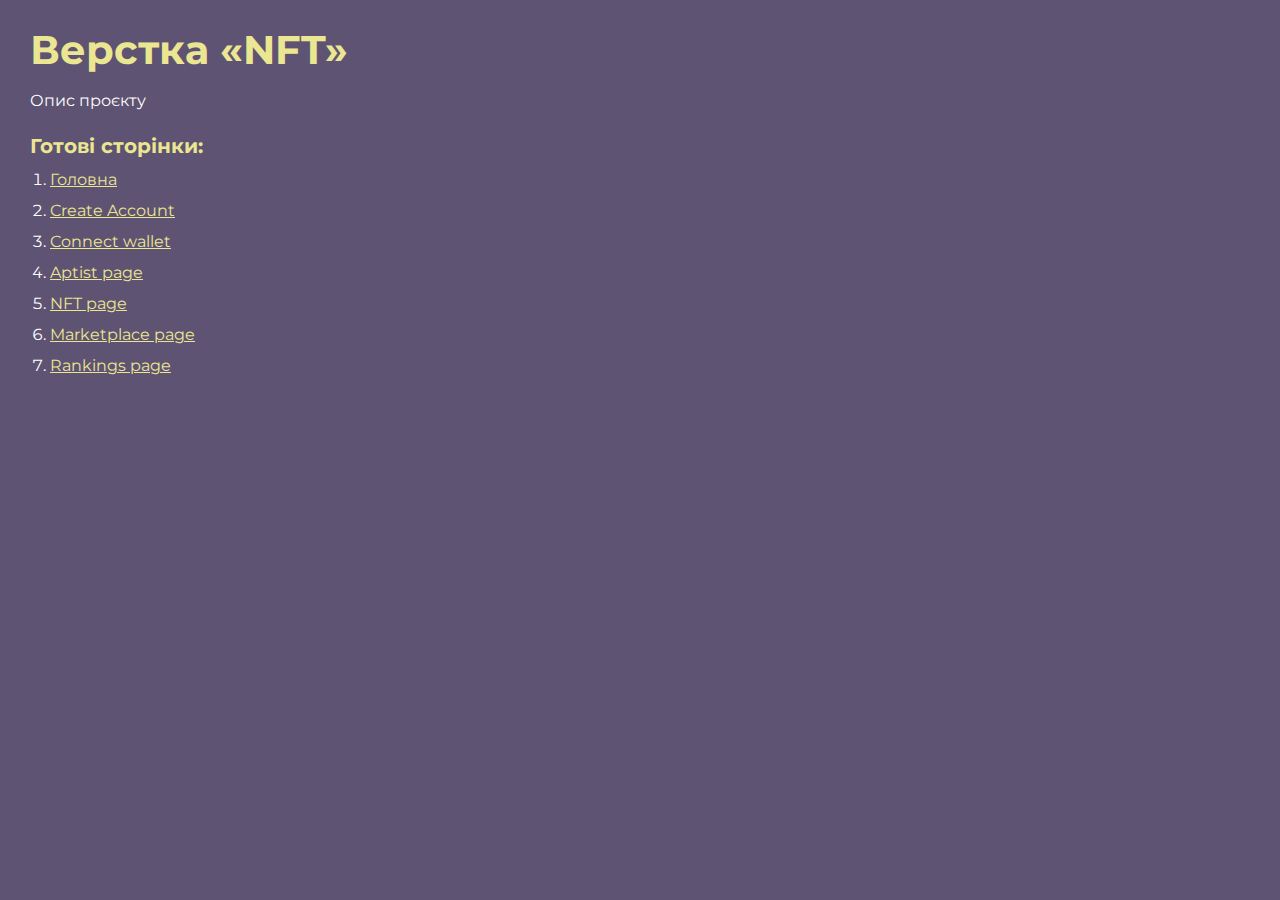
<file: index.html>
<!DOCTYPE html>
<html>

<head>
	<meta charset="UTF-8">
	<meta name="viewport" content="width=device-width, initial-scale=1.0">
	<title>Верстка «NFT»</title>
</head>

<body>
	<div class="rootpage">
		<h1>Верстка «NFT»</h1>
		<div class="rootpage__info">
			Опис проєкту
		</div>
		<h2>Готові сторінки:</h2>
		<ol class="rootpage__list">
			<li><a target="_blank" href="home.html">Головна</a></li>
			<li><a target="_blank" href="create account.html">Create Account</a></li>
			<li><a target="_blank" href="connect.html">Connect wallet</a></li>
			<li><a target="_blank" href="artist.html">Aptist page</a></li>
			<li><a target="_blank" href="nft.html">NFT page</a></li>
			<li><a target="_blank" href="marketplace.html">Marketplace page</a></li>
			<li><a target="_blank" href="rankings.html">Rankings page</a></li>
		</ol>


		
	</div>
</body>
<style>
	@charset "UTF-8";
	@import url("https://fonts.googleapis.com/css?family=Montserrat:regular,700&display=swap");

	*,
	*::before,
	*::after {
		padding: 0px;
		margin: 0px;
		border: 0px;
		box-sizing: border-box;
	}

	html,
	body {
		height: 100%;
		margin: 0;
		padding: 0;
		min-width: 320px;
		width: 100%;
		color: #fff;
		background-color: #5e5373;
	}

	body {
		font-family: Montserrat;
		font-size: 100%;
		line-height: 1;
		font-size: 1rem;
	}

	a {
		text-decoration: underline;
		color: #ebe691
	}

	a:visited {
		text-decoration: underline;
		color: #aaa768;
	}

	a:hover {
		text-decoration: none;
	}

	ul li {
		list-style: none;
	}

	img {
		vertical-align: top;
	}

	.wrapper {
		width: 100%;
		min-height: 100%;
		overflow: hidden;
	}

	.rootpage {
		padding: 30px;
		display: flex;
		flex-direction: column;
		align-items: flex-start;
	}

	@media (max-width: 767px) {
		.rootpage {
			padding: 30px 15px;
		}
	}

	h1 {
		color: #ebe691;
		font-size: 2.5rem;
		margin: 0px 0px 1.25rem 0px;
	}

	@media (max-width: 767px) {
		h1 {
			font-size: 1.85rem;
			margin: 0px 0px 1.25rem 0px;
		}
	}

	h2 {
		color: #ebe691;
		font-size: 1.25rem;
		margin: 0px 0px 1rem 0px;
	}

	@media (max-width: 767px) {
		h2 {
			font-size: 1.125rem;
			margin: 0px 0px 1rem 0px;
		}
	}

	.rootpage__info {
		line-height: 140%;
		margin: 0px 0px 1.5rem 0px;
	}

	.rootpage__list {
		margin: 0px 0px 2.25rem 1.25rem;
	}

	.rootpage__list li:not(:last-child) {
		margin: 0px 0px 15px 0px;
	}

	.rootpage__contacts,
	.rootpage__tnx {
		border-radius: 200px;
		padding: 20px 65px;
		line-height: 140%;
	}

	@media (max-width: 767px) {

		.rootpage__contacts,
		.rootpage__tnx {
			border-radius: 40px;
			padding: 20px;
		}
	}

	.rootpage__contacts {
		background: #32b5a4;

	}

	.rootpage__contacts a {
		color: #ebe691;
	}

	.rootpage__tnx {
		background: #c22d63;
		margin: 0px 0px 1rem 0px;
	}
</style>

</html>
</file>
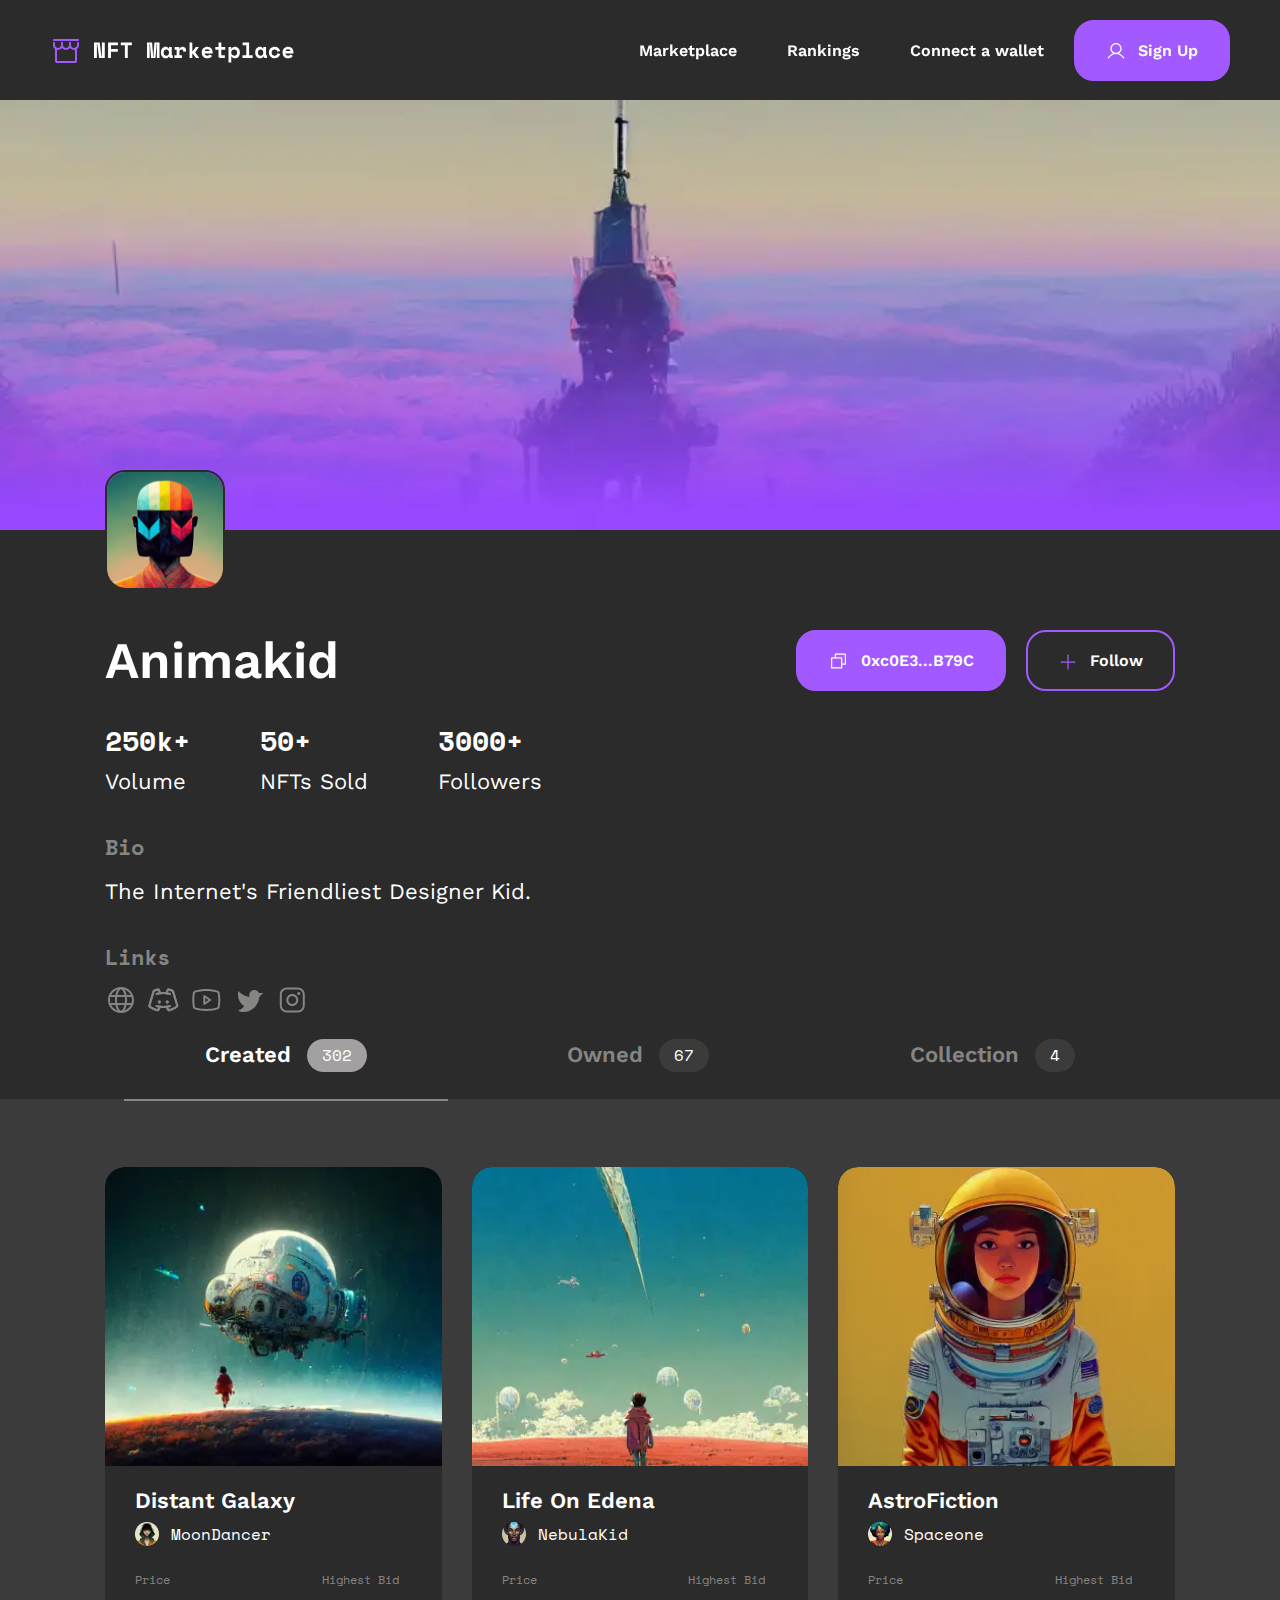
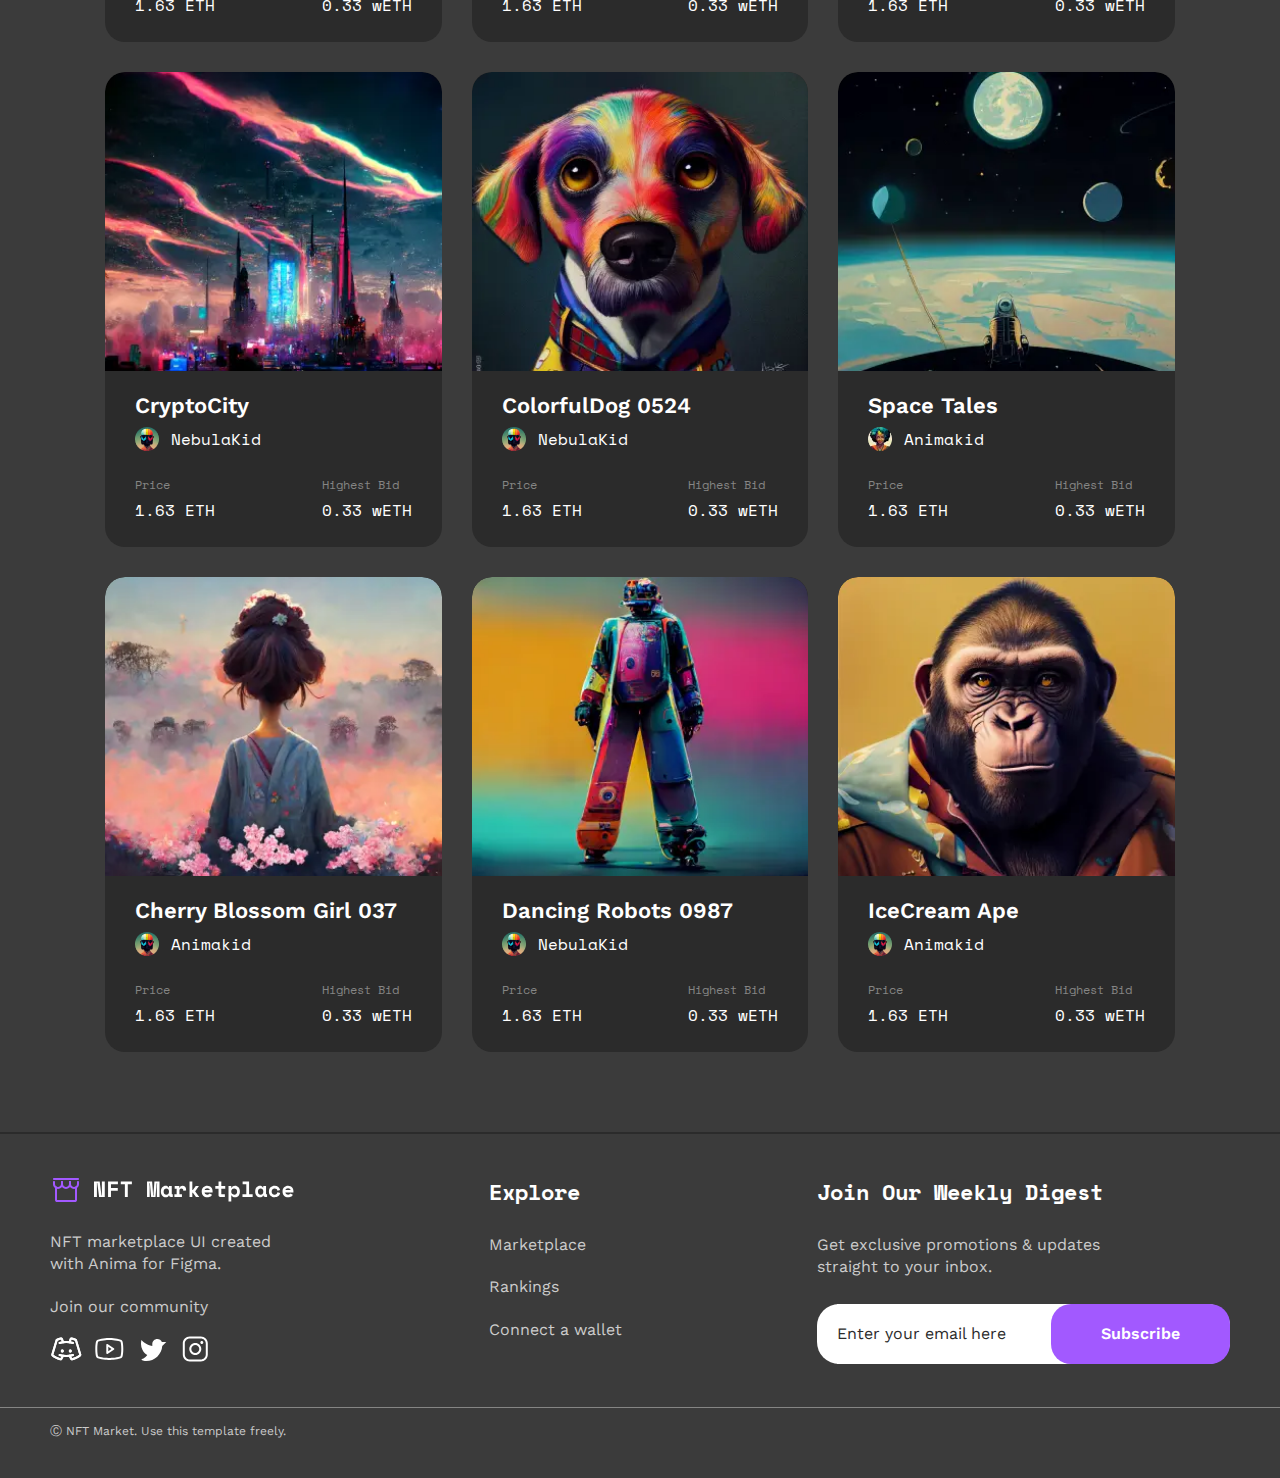
<file: artist.html>
<!DOCTYPE html>
<html lang="en">

<head>
	<title>ArtistPage</title>
	<meta charset="UTF-8">
	<meta name="format-detection" content="telephone=no">
	<!-- <style>body{opacity: 0;}</style> -->
	<link rel="stylesheet" href="css/style.min.css?_v=20230201120240">
	<link rel="shortcut icon" href="favicon.ico">
	<!-- <meta name="robots" content="noindex, nofollow"> -->
	<meta name="viewport" content="width=device-width, initial-scale=1.0">
</head>

<body>
	<div class="wrapper">
		<header class="header">
			<div class="header__container">
				<div class="header__body">
					<div class="header__logo-block">
						<a href="" class="header__logo-icon"><img src="img/header/storefront.svg" alt="Logo"></a>
						<a href="" class="header__logo"><img src="img/header/nft-logo.svg" alt="Logo"></a>
					</div>
					<div class="header__menu menu">

						<nav class="menu__body">
							<ul class="menu__list">
								<li class="menu__item"><a href="" class="menu__link">Marketplace</a></li>
								<li class="menu__item"><a href="" class="menu__link">Rankings</a></li>
								<li class="menu__item"><a href="" class="menu__link">Connect a wallet</a></li>

							</ul>
						</nav>
						<div class="menu__btn">
							<a href="" data-da=".menu__body,991.98" class="menu__button button">
								<svg xmlns="http://www.w3.org/2000/svg" width="20" height="20" viewbox="0 0 20 20" fill="currentColor" class="icon-button">
									<path fill-rule="evenodd" clip-rule="evenodd" d="M10 3.125C7.58375 3.125 5.625 5.08375 5.625 7.5C5.625 9.91625 7.58375 11.875 10 11.875C12.4162 11.875 14.375 9.91625 14.375 7.5C14.375 5.08375 12.4162 3.125 10 3.125ZM4.375 7.5C4.375 4.3934 6.8934 1.875 10 1.875C13.1066 1.875 15.625 4.3934 15.625 7.5C15.625 10.6066 13.1066 13.125 10 13.125C6.8934 13.125 4.375 10.6066 4.375 7.5Z" />
									<path fill-rule="evenodd" clip-rule="evenodd" d="M10.0001 13.124C8.57374 13.124 7.17251 13.4995 5.93728 14.2128C4.70205 14.926 3.67634 15.9518 2.96327 17.1872C2.79071 17.4861 2.40848 17.5886 2.10953 17.416C1.81058 17.2435 1.70812 16.8612 1.88068 16.5623C2.70345 15.1369 3.88696 13.9532 5.31223 13.1303C6.7375 12.3073 8.3543 11.874 10.0001 11.874C11.6459 11.874 13.2627 12.3073 14.688 13.1303C16.1132 13.9532 17.2968 15.1369 18.1195 16.5623C18.2921 16.8612 18.1896 17.2435 17.8907 17.416C17.5917 17.5886 17.2095 17.4861 17.0369 17.1872C16.3239 15.9518 15.2982 14.926 14.0629 14.2128C12.8277 13.4995 11.4265 13.124 10.0001 13.124Z" />
								</svg>
								Sign Up</a>

						</div>

						<button type="button" class="menu__icon icon-menu"><span></span></button>

					</div>
				</div>
			</div>
		</header>
		<main class="page">

			<section class="page__artist artist">
				<div class="artist__container">
					<div class="artist__body">
						<div class="artist__avatar-picture">
							<div class="artist__avatar-pic">
								<img src="img/artist/main/Avatar Placeholder.png" alt="avatar">
							</div>
						</div>
						<div class="artist__content">
							<h2 class="artist__title title--basic">Animakid</h2>
							<div class="artist__btn">
								<a href="#" class="artist__button button">
									<svg xmlns="http://www.w3.org/2000/svg" width="21" height="20" viewbox="0 0 21 20" fill="currentColor" class="icon-button">
										<path fill-rule="evenodd" clip-rule="evenodd" d="M6.75 3.125C6.75 2.77982 7.02982 2.5 7.375 2.5H17.375C17.7202 2.5 18 2.77982 18 3.125V13.125C18 13.4702 17.7202 13.75 17.375 13.75H13.625C13.2798 13.75 13 13.4702 13 13.125C13 12.7798 13.2798 12.5 13.625 12.5H16.75V3.75H8V6.875C8 7.22018 7.72018 7.5 7.375 7.5C7.02982 7.5 6.75 7.22018 6.75 6.875V3.125Z" />
										<path fill-rule="evenodd" clip-rule="evenodd" d="M3 6.875C3 6.52982 3.27982 6.25 3.625 6.25H13.625C13.9702 6.25 14.25 6.52982 14.25 6.875V16.875C14.25 17.2202 13.9702 17.5 13.625 17.5H3.625C3.27982 17.5 3 17.2202 3 16.875V6.875ZM4.25 7.5V16.25H13V7.5H4.25Z" />
									</svg>
									0xc0E3...B79C</a>

								<a href="#" class="artist__button button--black">
									<svg xmlns="http://www.w3.org/2000/svg" width="20" height="20" viewbox="0 0 20 20" fill="currentColor" class="raket-button-red">
										<path fill-rule="evenodd" clip-rule="evenodd" d="M2.5 10C2.5 9.65482 2.77982 9.375 3.125 9.375H16.875C17.2202 9.375 17.5 9.65482 17.5 10C17.5 10.3452 17.2202 10.625 16.875 10.625H3.125C2.77982 10.625 2.5 10.3452 2.5 10Z" />
										<path fill-rule="evenodd" clip-rule="evenodd" d="M10 2.5C10.3452 2.5 10.625 2.77982 10.625 3.125V16.875C10.625 17.2202 10.3452 17.5 10 17.5C9.65482 17.5 9.375 17.2202 9.375 16.875V3.125C9.375 2.77982 9.65482 2.5 10 2.5Z" />
									</svg>
									Follow</a>
							</div>
						</div>
						<div class="artist__oclock oclock-artist">

							<div class="oclock-artist__items">
								<div class="oclock-artist__item">
									<div class="oclock-artist__time">250k+</div>
									<div class="oclock-artist__subtitle">Volume</div>
								</div>
								<div class="oclock-artist__item">
									<div class="oclock-artist__time">50+</div>
									<div class="oclock-artist__subtitle">NFTs Sold</div>
								</div>
								<div class="oclock-artist__item">
									<div class="oclock-artist__time">3000+</div>
									<div class="oclock-artist__subtitle">Followers</div>
								</div>
							</div>
						</div>
						<div class="artist__block-text block-text-artist">
							<div class="block-text-artist__title">Bio</div>
							<p class="block-text-artist__text">The internet's friendliest designer kid.</p>
						</div>
						<div class="artist__link link-artist">
							<div class="link-artist__title">Links</div>
							<div class="social-row">
								<a href="#" class="social-row__link">
									<svg xmlns="http://www.w3.org/2000/svg" width="32" height="32" viewbox="0 0 32 32" fill="currentColor">
										<path fill-rule="evenodd" clip-rule="evenodd" d="M16 5C9.92487 5 5 9.92487 5 16C5 22.0751 9.92487 27 16 27C22.0751 27 27 22.0751 27 16C27 9.92487 22.0751 5 16 5ZM3 16C3 8.8203 8.8203 3 16 3C23.1797 3 29 8.8203 29 16C29 23.1797 23.1797 29 16 29C8.8203 29 3 23.1797 3 16Z" />
										<path fill-rule="evenodd" clip-rule="evenodd" d="M3.6875 12C3.6875 11.4477 4.13522 11 4.6875 11H27.3125C27.8648 11 28.3125 11.4477 28.3125 12C28.3125 12.5523 27.8648 13 27.3125 13H4.6875C4.13522 13 3.6875 12.5523 3.6875 12Z" />
										<path fill-rule="evenodd" clip-rule="evenodd" d="M3.6875 20C3.6875 19.4477 4.13522 19 4.6875 19H27.3125C27.8648 19 28.3125 19.4477 28.3125 20C28.3125 20.5523 27.8648 21 27.3125 21H4.6875C4.13522 21 3.6875 20.5523 3.6875 20Z" />
										<path fill-rule="evenodd" clip-rule="evenodd" d="M13.3837 8.13841C12.5439 10.0995 12 12.8783 12 16.0002C12 19.1221 12.5439 21.9009 13.3837 23.862C13.8044 24.8443 14.2797 25.5753 14.7565 26.0462C15.229 26.5129 15.6481 26.6752 16 26.6752C16.3519 26.6752 16.771 26.5129 17.2435 26.0462C17.7203 25.5753 18.1956 24.8443 18.6163 23.862C19.4561 21.9009 20 19.1221 20 16.0002C20 12.8783 19.4561 10.0995 18.6163 8.13841C18.1956 7.15609 17.7203 6.42507 17.2435 5.95417C16.771 5.4875 16.3519 5.3252 16 5.3252C15.6481 5.3252 15.229 5.4875 14.7565 5.95417C14.2797 6.42507 13.8044 7.15609 13.3837 8.13841ZM13.3511 4.53118C14.075 3.81627 14.9712 3.3252 16 3.3252C17.0288 3.3252 17.9251 3.81627 18.6489 4.53118C19.3685 5.24186 19.9707 6.2206 20.4548 7.35104C21.4246 9.61551 22 12.6741 22 16.0002C22 19.3263 21.4246 22.3849 20.4548 24.6493C19.9707 25.7798 19.3685 26.7585 18.6489 27.4692C17.925 28.1841 17.0288 28.6752 16 28.6752C14.9712 28.6752 14.075 28.1841 13.3511 27.4692C12.6315 26.7585 12.0293 25.7798 11.5452 24.6493C10.5754 22.3849 10 19.3263 10 16.0002C10 12.6741 10.5754 9.61551 11.5452 7.35104C12.0293 6.2206 12.6315 5.24186 13.3511 4.53118Z" />
									</svg>
								</a>
								<a href="#" class="social-row__link">
									<svg xmlns="http://www.w3.org/2000/svg" width="33" height="32" viewbox="0 0 33 32" fill="currentColor">
										<path d="M12.293 19.5C13.1214 19.5 13.793 18.8284 13.793 18C13.793 17.1716 13.1214 16.5 12.293 16.5C11.4645 16.5 10.793 17.1716 10.793 18C10.793 18.8284 11.4645 19.5 12.293 19.5Z" />
										<path d="M20.293 19.5C21.1214 19.5 21.793 18.8284 21.793 18C21.793 17.1716 21.1214 16.5 20.293 16.5C19.4645 16.5 18.793 17.1716 18.793 18C18.793 18.8284 19.4645 19.5 20.293 19.5Z" />
										<path fill-rule="evenodd" clip-rule="evenodd" d="M16.2856 10.0006C14.1178 9.98454 11.9608 10.3065 9.89211 10.9548C9.3651 11.12 8.80398 10.8267 8.63881 10.2997C8.47364 9.77266 8.76697 9.21154 9.29397 9.04637C11.5586 8.33661 13.9199 7.98379 16.293 8.00057C18.6662 7.98379 21.0275 8.33661 23.2921 9.04637C23.8191 9.21154 24.1124 9.77266 23.9473 10.2997C23.7821 10.8267 23.221 11.12 22.694 10.9548C20.6253 10.3065 18.4683 9.98454 16.3004 10.0006H16.2856Z" />
										<path fill-rule="evenodd" clip-rule="evenodd" d="M8.63881 21.7012C8.80398 21.1742 9.3651 20.8809 9.89211 21.046C11.9608 21.6944 14.1178 22.0163 16.2856 22.0003H16.3004C18.4683 22.0163 20.6253 21.6944 22.694 21.046C23.221 20.8809 23.7821 21.1742 23.9473 21.7012C24.1124 22.2282 23.8191 22.7893 23.2921 22.9545C21.0275 23.6643 18.6662 24.0171 16.293 24.0003C13.9199 24.0171 11.5586 23.6643 9.29397 22.9545C8.76697 22.7893 8.47364 22.2282 8.63881 21.7012Z" />
										<path fill-rule="evenodd" clip-rule="evenodd" d="M20.5124 4.81024C20.9429 4.56754 21.4476 4.4917 21.9303 4.59714C23.2479 4.88268 24.5378 5.28326 25.7853 5.79426C26.0661 5.90254 26.3183 6.07398 26.5224 6.29541C26.7286 6.5192 26.88 6.78788 26.9645 7.08017L31.2003 21.2246C31.3108 21.593 31.3134 21.9855 31.2077 22.3554C31.102 22.7253 30.8925 23.0571 30.604 23.3116L30.5989 23.3161C28.5314 25.1151 25.73 26.4767 22.5481 27.2567C22.1061 27.3694 21.6387 27.3256 21.2252 27.1326C20.8134 26.9404 20.4806 26.6122 20.2828 26.2035L18.7745 23.2119C18.5259 22.7188 18.7241 22.1174 19.2173 21.8688C19.7104 21.6202 20.3118 21.8184 20.5604 22.3115L22.0729 25.3115L22.074 25.3137C25.0119 24.5933 27.506 23.3562 29.286 21.8073L29.9425 22.5617L29.2809 21.8119C29.2827 21.8103 29.284 21.8082 29.2846 21.8059C29.2853 21.8036 29.2853 21.8012 29.2846 21.7989L25.0485 7.65368C25.045 7.65227 25.0414 7.65084 25.0379 7.64939C23.895 7.18051 22.713 6.81314 21.5057 6.55155L21.5035 6.55107C21.5005 6.55042 21.4974 6.55089 21.4947 6.5524C21.4923 6.55375 21.4904 6.55587 21.4893 6.5584L20.5044 9.53807C20.3311 10.0625 19.7655 10.347 19.2411 10.1737C18.7167 10.0004 18.4322 9.43476 18.6055 8.91038L19.5959 5.91419C19.7554 5.44609 20.0817 5.05312 20.5124 4.81024Z" />
										<path fill-rule="evenodd" clip-rule="evenodd" d="M11.0912 6.5524C11.0885 6.55089 11.0854 6.55042 11.0824 6.55107L11.0802 6.55155C9.87285 6.81314 8.69089 7.18051 7.54798 7.64939C7.54446 7.65084 7.54092 7.65227 7.53737 7.65368L3.30139 21.7986C3.30071 21.8009 3.30061 21.8036 3.30126 21.8059C3.30185 21.808 3.30297 21.8099 3.30449 21.8114C5.08418 23.3583 7.57657 24.5939 10.5119 25.3137L10.513 25.3115L12.0255 22.3115C12.2741 21.8184 12.8755 21.6202 13.3686 21.8688C13.8618 22.1174 14.06 22.7188 13.8114 23.2119L12.3031 26.2035C12.1052 26.6122 11.7724 26.9404 11.3607 27.1326C10.9472 27.3256 10.4798 27.3694 10.0378 27.2567C6.85584 26.4767 4.05447 25.1151 1.98701 23.3161L1.98183 23.3116C1.69336 23.0571 1.4839 22.7252 1.37821 22.3554C1.27256 21.9856 1.27508 21.5932 1.38546 21.2248C1.38549 21.2248 1.38543 21.2249 1.38546 21.2248L5.62136 7.08019C5.70588 6.78789 5.85723 6.51921 6.06348 6.29541C6.26754 6.07398 6.51976 5.90254 6.80056 5.79426C8.04843 5.28312 9.33874 4.88246 10.6567 4.5969C11.1391 4.49181 11.6433 4.56772 12.0735 4.81024C12.5042 5.05312 12.8305 5.4461 12.99 5.9142L12.9929 5.92287L13.9804 8.91038C14.1537 9.43476 13.8692 10.0004 13.3448 10.1737C12.8204 10.347 12.2548 10.0624 12.0815 9.53807L11.0965 6.55839C11.0955 6.55586 11.0936 6.55375 11.0912 6.5524Z" />
										<path d="M12.293 19.5C13.1214 19.5 13.793 18.8284 13.793 18C13.793 17.1716 13.1214 16.5 12.293 16.5C11.4645 16.5 10.793 17.1716 10.793 18C10.793 18.8284 11.4645 19.5 12.293 19.5Z" />
										<path d="M20.293 19.5C21.1214 19.5 21.793 18.8284 21.793 18C21.793 17.1716 21.1214 16.5 20.293 16.5C19.4645 16.5 18.793 17.1716 18.793 18C18.793 18.8284 19.4645 19.5 20.293 19.5Z" />
										<path fill-rule="evenodd" clip-rule="evenodd" d="M16.2856 10.0006C14.1178 9.98454 11.9608 10.3065 9.89211 10.9548C9.3651 11.12 8.80398 10.8267 8.63881 10.2997C8.47364 9.77266 8.76697 9.21154 9.29397 9.04637C11.5586 8.33661 13.9199 7.98379 16.293 8.00057C18.6662 7.98379 21.0275 8.33661 23.2921 9.04637C23.8191 9.21154 24.1124 9.77266 23.9473 10.2997C23.7821 10.8267 23.221 11.12 22.694 10.9548C20.6253 10.3065 18.4683 9.98454 16.3004 10.0006H16.2856Z" />
										<path fill-rule="evenodd" clip-rule="evenodd" d="M8.63881 21.7012C8.80398 21.1742 9.3651 20.8809 9.89211 21.046C11.9608 21.6944 14.1178 22.0163 16.2856 22.0003H16.3004C18.4683 22.0163 20.6253 21.6944 22.694 21.046C23.221 20.8809 23.7821 21.1742 23.9473 21.7012C24.1124 22.2282 23.8191 22.7893 23.2921 22.9545C21.0275 23.6643 18.6662 24.0171 16.293 24.0003C13.9199 24.0171 11.5586 23.6643 9.29397 22.9545C8.76697 22.7893 8.47364 22.2282 8.63881 21.7012Z" />
										<path fill-rule="evenodd" clip-rule="evenodd" d="M20.5124 4.81024C20.9429 4.56754 21.4476 4.4917 21.9303 4.59714C23.2479 4.88268 24.5378 5.28326 25.7853 5.79426C26.0661 5.90254 26.3183 6.07398 26.5224 6.29541C26.7286 6.5192 26.88 6.78788 26.9645 7.08017L31.2003 21.2246C31.3108 21.593 31.3134 21.9855 31.2077 22.3554C31.102 22.7253 30.8925 23.0571 30.604 23.3116L30.5989 23.3161C28.5314 25.1151 25.73 26.4767 22.5481 27.2567C22.1061 27.3694 21.6387 27.3256 21.2252 27.1326C20.8134 26.9404 20.4806 26.6122 20.2828 26.2035L18.7745 23.2119C18.5259 22.7188 18.7241 22.1174 19.2173 21.8688C19.7104 21.6202 20.3118 21.8184 20.5604 22.3115L22.0729 25.3115L22.074 25.3137C25.0119 24.5933 27.506 23.3562 29.286 21.8073L29.9425 22.5617L29.2809 21.8119C29.2827 21.8103 29.284 21.8082 29.2846 21.8059C29.2853 21.8036 29.2853 21.8012 29.2846 21.7989L25.0485 7.65368C25.045 7.65227 25.0414 7.65084 25.0379 7.64939C23.895 7.18051 22.713 6.81314 21.5057 6.55155L21.5035 6.55107C21.5005 6.55042 21.4974 6.55089 21.4947 6.5524C21.4923 6.55375 21.4904 6.55587 21.4893 6.5584L20.5044 9.53807C20.3311 10.0625 19.7655 10.347 19.2411 10.1737C18.7167 10.0004 18.4322 9.43476 18.6055 8.91038L19.5959 5.91419C19.7554 5.44609 20.0817 5.05312 20.5124 4.81024Z" />
										<path fill-rule="evenodd" clip-rule="evenodd" d="M11.0912 6.5524C11.0885 6.55089 11.0854 6.55042 11.0824 6.55107L11.0802 6.55155C9.87285 6.81314 8.69089 7.18051 7.54798 7.64939C7.54446 7.65084 7.54092 7.65227 7.53737 7.65368L3.30139 21.7986C3.30071 21.8009 3.30061 21.8036 3.30126 21.8059C3.30185 21.808 3.30297 21.8099 3.30449 21.8114C5.08418 23.3583 7.57657 24.5939 10.5119 25.3137L10.513 25.3115L12.0255 22.3115C12.2741 21.8184 12.8755 21.6202 13.3686 21.8688C13.8618 22.1174 14.06 22.7188 13.8114 23.2119L12.3031 26.2035C12.1052 26.6122 11.7724 26.9404 11.3607 27.1326C10.9472 27.3256 10.4798 27.3694 10.0378 27.2567C6.85584 26.4767 4.05447 25.1151 1.98701 23.3161L1.98183 23.3116C1.69336 23.0571 1.4839 22.7252 1.37821 22.3554C1.27256 21.9856 1.27508 21.5932 1.38546 21.2248C1.38549 21.2248 1.38543 21.2249 1.38546 21.2248L5.62136 7.08019C5.70588 6.78789 5.85723 6.51921 6.06348 6.29541C6.26754 6.07398 6.51976 5.90254 6.80056 5.79426C8.04843 5.28312 9.33874 4.88246 10.6567 4.5969C11.1391 4.49181 11.6433 4.56772 12.0735 4.81024C12.5042 5.05312 12.8305 5.4461 12.99 5.9142L12.9929 5.92287L13.9804 8.91038C14.1537 9.43476 13.8692 10.0004 13.3448 10.1737C12.8204 10.347 12.2548 10.0624 12.0815 9.53807L11.0965 6.55839C11.0955 6.55586 11.0936 6.55375 11.0912 6.5524Z" />
									</svg>
								</a>
								<a href="#" class="social-row__link">
									<svg xmlns="http://www.w3.org/2000/svg" width="33" height="32" viewbox="0 0 33 32" fill="currentColor">
										<path fill-rule="evenodd" clip-rule="evenodd" d="M13.8211 11.1183C14.1463 10.9443 14.5408 10.9634 14.8477 11.168L20.8477 15.168C21.1259 15.3534 21.293 15.6656 21.293 16C21.293 16.3344 21.1259 16.6466 20.8477 16.8321L14.8477 20.8321C14.5408 21.0366 14.1463 21.0557 13.8211 20.8817C13.496 20.7077 13.293 20.3688 13.293 20V12C13.293 11.6312 13.496 11.2923 13.8211 11.1183ZM15.293 13.8685V18.1315L18.4902 16L15.293 13.8685Z" />
										<path fill-rule="evenodd" clip-rule="evenodd" d="M16.2915 5.05082L16.2746 5.05078L16.2118 5.05081C16.1573 5.05093 16.0779 5.05133 15.9761 5.05241C15.7724 5.05457 15.4786 5.05947 15.1136 5.07043C14.3841 5.09232 13.3675 5.13847 12.2167 5.23563C9.9403 5.42782 7.04225 5.82669 4.81105 6.6792L4.79635 6.68495C4.35808 6.86039 3.96717 7.13637 3.65515 7.49064C3.34313 7.84491 3.11874 8.26755 3.00008 8.72447L2.99911 8.72824C2.6877 9.9468 2.29297 12.2065 2.29297 16.0008C2.29297 19.7952 2.6877 22.0549 2.99911 23.2734L3.00008 23.2772C3.11874 23.7341 3.34313 24.1568 3.65515 24.511C3.96717 24.8653 4.35807 25.1413 4.79635 25.3167L4.81105 25.3225C7.04225 26.175 9.9403 26.5739 12.2167 26.766C13.3675 26.8632 14.3841 26.9094 15.1136 26.9312C15.4786 26.9422 15.7724 26.9471 15.9761 26.9493C16.0779 26.9504 16.1573 26.9507 16.2118 26.9509L16.2746 26.9509L16.2915 26.9509H16.2945L16.3113 26.9509L16.3741 26.9509C16.4286 26.9507 16.508 26.9504 16.6099 26.9493C16.8135 26.9471 17.1074 26.9422 17.4724 26.9312C18.2018 26.9094 19.2184 26.8632 20.3693 26.766C22.6456 26.5739 25.5437 26.175 27.7749 25.3225L27.7896 25.3167C28.2279 25.1413 28.6188 24.8653 28.9308 24.511C29.2428 24.1568 29.4672 23.7341 29.5859 23.2772L29.5868 23.2734C29.8982 22.0549 30.293 19.7952 30.293 16.0008C30.293 12.2065 29.8982 9.9468 29.5868 8.72824L29.5859 8.72447C29.4672 8.26755 29.2428 7.84491 28.9308 7.49064C28.6188 7.13637 28.2279 6.86039 27.7896 6.68495L27.7749 6.6792C25.5437 5.82669 22.6456 5.42782 20.3693 5.23563C19.2184 5.13847 18.2018 5.09232 17.4724 5.07043C17.1074 5.05947 16.8135 5.05457 16.6099 5.05241C16.508 5.05133 16.4286 5.05093 16.3741 5.05081L16.3113 5.05078L16.2945 5.05082H16.2915ZM16.2877 24.9509L16.2984 24.9508L16.3016 24.9509L16.3147 24.9509L16.3697 24.9509C16.4188 24.9508 16.4926 24.9504 16.5886 24.9494C16.7807 24.9473 17.0616 24.9427 17.4124 24.9321C18.1146 24.9111 19.0941 24.8666 20.201 24.7731C22.4371 24.5843 25.0971 24.2028 27.0526 23.4574C27.1974 23.3984 27.3265 23.3066 27.4299 23.1892C27.5344 23.0705 27.6097 22.929 27.6497 22.7761C27.9132 21.7438 28.293 19.6539 28.293 16.0008C28.293 12.3478 27.9132 10.2578 27.6497 9.22562C27.6097 9.07265 27.5344 8.93117 27.4299 8.81251C27.3265 8.69512 27.1974 8.60331 27.0526 8.54424C25.0971 7.79889 22.4371 7.41733 20.201 7.22854C19.0941 7.13509 18.1146 7.09061 17.4124 7.06953C17.0616 7.059 16.7807 7.05433 16.5886 7.0523C16.4926 7.05128 16.4188 7.05092 16.3697 7.05081L16.3147 7.05078L16.3016 7.05081L16.2987 7.05082L16.2876 7.05088L16.2844 7.05081L16.2713 7.05078L16.2163 7.05081C16.1671 7.05092 16.0933 7.05128 15.9973 7.0523C15.8052 7.05433 15.5244 7.059 15.1736 7.06953C14.4713 7.09061 13.4918 7.13509 12.3849 7.22854C10.1489 7.41733 7.48887 7.79889 5.53336 8.54424C5.38858 8.60331 5.25942 8.69513 5.15603 8.81251C5.05152 8.93117 4.97626 9.07265 4.93627 9.22562C4.6727 10.2578 4.29297 12.3478 4.29297 16.0008C4.29297 19.6539 4.6727 21.7438 4.93627 22.7761C4.97626 22.929 5.05152 23.0705 5.15603 23.1892C5.25942 23.3066 5.38857 23.3984 5.53335 23.4574C7.48886 24.2028 10.1489 24.5843 12.3849 24.7731C13.4918 24.8666 14.4713 24.9111 15.1736 24.9321C15.5244 24.9427 15.8052 24.9473 15.9973 24.9494C16.0933 24.9504 16.1671 24.9508 16.2163 24.9509L16.2713 24.9509L16.2844 24.9509L16.2877 24.9509Z">
									</svg>
								</a>
								<a href="#" class="social-row__link">
									<svg xmlns="http://www.w3.org/2000/svg" width="33" height="32" viewbox="0 0 33 32" fill="currentColor">
										<path d="M16.2927 11.0005C16.2927 8.25045 18.6052 5.96295 21.3552 6.00045C22.3182 6.01157 23.2576 6.3006 24.0603 6.8328C24.863 7.365 25.495 8.11771 25.8802 9.00045H30.2927L26.2552 13.038C25.9946 17.0937 24.1993 20.8979 21.2342 23.6773C18.269 26.4566 14.3567 28.0025 10.2927 28.0005C6.29267 28.0005 5.29267 26.5005 5.29267 26.5005C5.29267 26.5005 9.29267 25.0005 11.2927 22.0005C11.2927 22.0005 3.29267 18.0005 5.29267 7.00045C5.29267 7.00045 10.2927 12.0005 16.2927 13.0005V11.0005Z" />
									</svg>
								</a>
								<a href="#" class="social-row__link">
									<svg xmlns="http://www.w3.org/2000/svg" width="33" height="32" viewbox="0 0 33 32" fill="currentColor">
										<path fill-rule="evenodd" clip-rule="evenodd" d="M16.293 12C14.0838 12 12.293 13.7909 12.293 16C12.293 18.2091 14.0838 20 16.293 20C18.5021 20 20.293 18.2091 20.293 16C20.293 13.7909 18.5021 12 16.293 12ZM10.293 16C10.293 12.6863 12.9793 10 16.293 10C19.6067 10 22.293 12.6863 22.293 16C22.293 19.3137 19.6067 22 16.293 22C12.9793 22 10.293 19.3137 10.293 16Z" />
										<path fill-rule="evenodd" clip-rule="evenodd" d="M10.793 5.5C8.03154 5.5 5.79297 7.73858 5.79297 10.5V21.5C5.79297 24.2614 8.03154 26.5 10.793 26.5H21.793C24.5544 26.5 26.793 24.2614 26.793 21.5V10.5C26.793 7.73858 24.5544 5.5 21.793 5.5H10.793ZM3.79297 10.5C3.79297 6.63401 6.92698 3.5 10.793 3.5H21.793C25.659 3.5 28.793 6.63401 28.793 10.5V21.5C28.793 25.366 25.659 28.5 21.793 28.5H10.793C6.92698 28.5 3.79297 25.366 3.79297 21.5V10.5Z" />
										<path d="M22.793 11C23.6214 11 24.293 10.3284 24.293 9.5C24.293 8.67157 23.6214 8 22.793 8C21.9645 8 21.293 8.67157 21.293 9.5C21.293 10.3284 21.9645 11 22.793 11Z" />
									</svg>
								</a>
							</div>
						</div>


					</div>
				</div>
				<div class="artist__image">
					<picture><source srcset="img/artist/Image-bacgr.webp" type="image/webp"><img src="img/artist/Image-bacgr.jpg" alt="cover"></picture>
				</div>
			</section>
			<div class="page__block block">

			</div>
			<section class="page__tabu tabu">
				<div class="tabu__container">
					<div class="tabu__body">
						<div data-tabs class="tabs">
							<nav data-tabs-titles class="tabs__navigation">
								<button type="button" class="tabs__title _tab-active">
									<p class="tabs__subtitle">Created </p>
									<p class="tabs__numer">302</p>
								</button>
								<button type="button" class="tabs__title">
									<p class="tabs__subtitle">owned</p>
									<p class="tabs__numer">67</p>
								</button>
								<button type="button" class="tabs__title">
									<p class="tabs__subtitle">Collection</p>
									<p class="tabs__numer">4</p>

								</button>
							</nav>
							<div data-tabs-body class="tabs__content">
								<div class="tabs__body">
									<div class="row">
										<div class="card-item--black">
											<a href="#" class="card-item__picture">
												<div class="card-item__pic">
													<picture><source srcset="img/discover/01.webp" type="image/webp"><img src="img/discover/01.png" alt="picture"></picture>
												</div>
											</a>
											<div class="card-item__title">
												<a href="#" class="card-item__link">Distant Galaxy</a>
											</div>
											<div class="card-item__avatar avatar">

												<div class="avatar__pic">
													<picture><source srcset="img/discover/01-avatar.webp" type="image/webp"><img src="img/discover/01-avatar.png" alt="avatar"></picture>
												</div>


												<div class="avatar__name">
													MoonDancer</div>

											</div>
											<div class="card-item__price price">
												<div class="price__item">
													<div class="price__title">Price</div>
													<div class="price__numer">1.63 ETH</div>
												</div>
												<div class="price__item">
													<div class="price__title">Highest Bid</div>
													<div class="price__numer">0.33 wETH</div>
												</div>
											</div>
										</div>
										<div class="card-item--black">
											<a href="#" class="card-item__picture">
												<div class="card-item__pic">
													<picture><source srcset="img/discover/02.webp" type="image/webp"><img src="img/discover/02.png" alt="picture"></picture>
												</div>
											</a>
											<div class="card-item__title">
												<a href="#" class="card-item__link">Life On Edena</a>
											</div>
											<div class="card-item__avatar avatar">

												<div class="avatar__pic">
													<picture><source srcset="img/discover/02-avatar.webp" type="image/webp"><img src="img/discover/02-avatar.png" alt="avatar"></picture>
												</div>


												<div class="avatar__name">
													NebulaKid</div>

											</div>
											<div class="card-item__price price">
												<div class="price__item">
													<div class="price__title">Price</div>
													<div class="price__numer">1.63 ETH</div>
												</div>
												<div class="price__item">
													<div class="price__title">Highest Bid</div>
													<div class="price__numer">0.33 wETH</div>
												</div>
											</div>
										</div>
										<div class="card-item--black">
											<a href="#" class="card-item__picture">
												<div class="card-item__pic">
													<picture><source srcset="img/discover/03.webp" type="image/webp"><img src="img/discover/03.png" alt="picture"></picture>
												</div>
											</a>
											<div class="card-item__title">
												<a href="#" class="card-item__link">AstroFiction</a>
											</div>
											<div class="card-item__avatar avatar">

												<div class="avatar__pic">
													<picture><source srcset="img/discover/03-avatar.webp" type="image/webp"><img src="img/discover/03-avatar.png" alt="avatar"></picture>
												</div>


												<div class="avatar__name">
													Spaceone</div>

											</div>
											<div class="card-item__price price">
												<div class="price__item">
													<div class="price__title">Price</div>
													<div class="price__numer">1.63 ETH</div>
												</div>
												<div class="price__item">
													<div class="price__title">Highest Bid</div>
													<div class="price__numer">0.33 wETH</div>
												</div>
											</div>
										</div>
										<div class="card-item--black">
											<a href="#" class="card-item__picture">
												<div class="card-item__pic">
													<picture><source srcset="img/artist/04.webp" type="image/webp"><img src="img/artist/04.png" alt="picture"></picture>
												</div>
											</a>
											<div class="card-item__title">
												<a href="#" class="card-item__link">CryptoCity</a>
											</div>
											<div class="card-item__avatar avatar">

												<div class="avatar__pic">
													<img src="img/artist/Avatar Placeholder.png" alt="avatar">
												</div>


												<div class="avatar__name">
													NebulaKid</div>

											</div>
											<div class="card-item__price price">
												<div class="price__item">
													<div class="price__title">Price</div>
													<div class="price__numer">1.63 ETH</div>
												</div>
												<div class="price__item">
													<div class="price__title">Highest Bid</div>
													<div class="price__numer">0.33 wETH</div>
												</div>
											</div>
										</div>
										<div class="card-item--black">
											<a href="#" class="card-item__picture">
												<div class="card-item__pic">
													<picture><source srcset="img/artist/05.webp" type="image/webp"><img src="img/artist/05.png" alt="picture"></picture>
												</div>
											</a>
											<div class="card-item__title">
												<a href="#" class="card-item__link">ColorfulDog 0524</a>
											</div>
											<div class="card-item__avatar avatar">

												<div class="avatar__pic">
													<img src="img/artist/Avatar Placeholder.png" alt="avatar">
												</div>


												<div class="avatar__name">
													NebulaKid</div>

											</div>
											<div class="card-item__price price">
												<div class="price__item">
													<div class="price__title">Price</div>
													<div class="price__numer">1.63 ETH</div>
												</div>
												<div class="price__item">
													<div class="price__title">Highest Bid</div>
													<div class="price__numer">0.33 wETH</div>
												</div>
											</div>
										</div>
										<div class="card-item--black">
											<a href="#" class="card-item__picture">
												<div class="card-item__pic">
													<picture><source srcset="img/artist/06.webp" type="image/webp"><img src="img/artist/06.png" alt="picture"></picture>
												</div>
											</a>
											<div class="card-item__title">
												<a href="#" class="card-item__link">Space Tales</a>
											</div>
											<div class="card-item__avatar avatar">

												<div class="avatar__pic">
													<picture><source srcset="img/discover/03-avatar.webp" type="image/webp"><img src="img/discover/03-avatar.png" alt="avatar"></picture>
												</div>


												<div class="avatar__name">
													Animakid</div>

											</div>
											<div class="card-item__price price">
												<div class="price__item">
													<div class="price__title">Price</div>
													<div class="price__numer">1.63 ETH</div>
												</div>
												<div class="price__item">
													<div class="price__title">Highest Bid</div>
													<div class="price__numer">0.33 wETH</div>
												</div>
											</div>
										</div>
										<div class="card-item--black">
											<a href="#" class="card-item__picture">
												<div class="card-item__pic">
													<picture><source srcset="img/artist/07.webp" type="image/webp"><img src="img/artist/07.png" alt="picture"></picture>
												</div>
											</a>
											<div class="card-item__title">
												<a href="#" class="card-item__link">Cherry Blossom Girl 037</a>
											</div>
											<div class="card-item__avatar avatar">

												<div class="avatar__pic">
													<img src="img/artist/Avatar Placeholder.png" alt="avatar">
												</div>


												<div class="avatar__name">
													Animakid</div>

											</div>
											<div class="card-item__price price">
												<div class="price__item">
													<div class="price__title">Price</div>
													<div class="price__numer">1.63 ETH</div>
												</div>
												<div class="price__item">
													<div class="price__title">Highest Bid</div>
													<div class="price__numer">0.33 wETH</div>
												</div>
											</div>
										</div>
										<div class="card-item--black">
											<a href="#" class="card-item__picture">
												<div class="card-item__pic">
													<picture><source srcset="img/artist/08.webp" type="image/webp"><img src="img/artist/08.png" alt="picture"></picture>
												</div>
											</a>
											<div class="card-item__title">
												<a href="#" class="card-item__link">Dancing Robots 0987</a>
											</div>
											<div class="card-item__avatar avatar">

												<div class="avatar__pic">
													<img src="img/artist/Avatar Placeholder.png" alt="avatar">
												</div>


												<div class="avatar__name">
													NebulaKid</div>

											</div>
											<div class="card-item__price price">
												<div class="price__item">
													<div class="price__title">Price</div>
													<div class="price__numer">1.63 ETH</div>
												</div>
												<div class="price__item">
													<div class="price__title">Highest Bid</div>
													<div class="price__numer">0.33 wETH</div>
												</div>
											</div>
										</div>
										<div class="card-item--black">
											<a href="#" class="card-item__picture">
												<div class="card-item__pic">
													<picture><source srcset="img/artist/09.webp" type="image/webp"><img src="img/artist/09.png" alt="picture"></picture>
												</div>
											</a>
											<div class="card-item__title">
												<a href="#" class="card-item__link">IceCream Ape </a>
											</div>
											<div class="card-item__avatar avatar">

												<div class="avatar__pic">
													<img src="img/artist/Avatar Placeholder.png" alt="avatar">
												</div>


												<div class="avatar__name">
													Animakid</div>

											</div>
											<div class="card-item__price price">
												<div class="price__item">
													<div class="price__title">Price</div>
													<div class="price__numer">1.63 ETH</div>
												</div>
												<div class="price__item">
													<div class="price__title">Highest Bid</div>
													<div class="price__numer">0.33 wETH</div>
												</div>
											</div>
										</div>
									</div>

								</div>
								<div class="tabs__body">
									<div class="row">
										<div class="card-item--black">
											<a href="#" class="card-item__picture">
												<div class="card-item__pic">
													<picture><source srcset="img/discover/01.webp" type="image/webp"><img src="img/discover/01.png" alt="picture"></picture>
												</div>
											</a>
											<div class="card-item__title">
												<a href="#" class="card-item__link">Distant Galaxy</a>
											</div>
											<div class="card-item__avatar avatar">

												<div class="avatar__pic">
													<picture><source srcset="img/discover/01-avatar.webp" type="image/webp"><img src="img/discover/01-avatar.png" alt="avatar"></picture>
												</div>


												<div class="avatar__name">
													MoonDancer</div>

											</div>
											<div class="card-item__price price">
												<div class="price__item">
													<div class="price__title">Price</div>
													<div class="price__numer">1.63 ETH</div>
												</div>
												<div class="price__item">
													<div class="price__title">Highest Bid</div>
													<div class="price__numer">0.33 wETH</div>
												</div>
											</div>
										</div>
										<div class="card-item--black">
											<a href="#" class="card-item__picture">
												<div class="card-item__pic">
													<picture><source srcset="img/discover/03.webp" type="image/webp"><img src="img/discover/03.png" alt="picture"></picture>
												</div>
											</a>
											<div class="card-item__title">
												<a href="#" class="card-item__link">AstroFiction</a>
											</div>
											<div class="card-item__avatar avatar">

												<div class="avatar__pic">
													<picture><source srcset="img/discover/03-avatar.webp" type="image/webp"><img src="img/discover/03-avatar.png" alt="avatar"></picture>
												</div>


												<div class="avatar__name">
													Spaceone</div>

											</div>
											<div class="card-item__price price">
												<div class="price__item">
													<div class="price__title">Price</div>
													<div class="price__numer">1.63 ETH</div>
												</div>
												<div class="price__item">
													<div class="price__title">Highest Bid</div>
													<div class="price__numer">0.33 wETH</div>
												</div>
											</div>
										</div>
										<div class="card-item--black">
											<a href="#" class="card-item__picture">
												<div class="card-item__pic">
													<picture><source srcset="img/discover/02.webp" type="image/webp"><img src="img/discover/02.png" alt="picture"></picture>
												</div>
											</a>
											<div class="card-item__title">
												<a href="#" class="card-item__link">Life On Edena</a>
											</div>
											<div class="card-item__avatar avatar">

												<div class="avatar__pic">
													<picture><source srcset="img/discover/02-avatar.webp" type="image/webp"><img src="img/discover/02-avatar.png" alt="avatar"></picture>
												</div>


												<div class="avatar__name">
													NebulaKid</div>

											</div>
											<div class="card-item__price price">
												<div class="price__item">
													<div class="price__title">Price</div>
													<div class="price__numer">1.63 ETH</div>
												</div>
												<div class="price__item">
													<div class="price__title">Highest Bid</div>
													<div class="price__numer">0.33 wETH</div>
												</div>
											</div>
										</div>
									</div>
								</div>
								<div class="tabs__body">
									<div class="row">
										<div class="card-item--black">
											<a href="#" class="card-item__picture">
												<div class="card-item__pic">
													<picture><source srcset="img/discover/01.webp" type="image/webp"><img src="img/discover/01.png" alt="picture"></picture>
												</div>
											</a>
											<div class="card-item__title">
												<a href="#" class="card-item__link">Distant Galaxy</a>
											</div>
											<div class="card-item__avatar avatar">

												<div class="avatar__pic">
													<picture><source srcset="img/discover/01-avatar.webp" type="image/webp"><img src="img/discover/01-avatar.png" alt="avatar"></picture>
												</div>


												<div class="avatar__name">
													MoonDancer</div>

											</div>
											<div class="card-item__price price">
												<div class="price__item">
													<div class="price__title">Price</div>
													<div class="price__numer">1.63 ETH</div>
												</div>
												<div class="price__item">
													<div class="price__title">Highest Bid</div>
													<div class="price__numer">0.33 wETH</div>
												</div>
											</div>
										</div>
										<div class="card-item--black">
											<a href="#" class="card-item__picture">
												<div class="card-item__pic">
													<picture><source srcset="img/discover/03.webp" type="image/webp"><img src="img/discover/03.png" alt="picture"></picture>
												</div>
											</a>
											<div class="card-item__title">
												<a href="#" class="card-item__link">AstroFiction</a>
											</div>
											<div class="card-item__avatar avatar">

												<div class="avatar__pic">
													<picture><source srcset="img/discover/03-avatar.webp" type="image/webp"><img src="img/discover/03-avatar.png" alt="avatar"></picture>
												</div>


												<div class="avatar__name">
													Spaceone</div>

											</div>
											<div class="card-item__price price">
												<div class="price__item">
													<div class="price__title">Price</div>
													<div class="price__numer">1.63 ETH</div>
												</div>
												<div class="price__item">
													<div class="price__title">Highest Bid</div>
													<div class="price__numer">0.33 wETH</div>
												</div>
											</div>
										</div>
										<div class="card-item--black">
											<a href="#" class="card-item__picture">
												<div class="card-item__pic">
													<picture><source srcset="img/discover/02.webp" type="image/webp"><img src="img/discover/02.png" alt="picture"></picture>
												</div>
											</a>
											<div class="card-item__title">
												<a href="#" class="card-item__link">Life On Edena</a>
											</div>
											<div class="card-item__avatar avatar">

												<div class="avatar__pic">
													<picture><source srcset="img/discover/02-avatar.webp" type="image/webp"><img src="img/discover/02-avatar.png" alt="avatar"></picture>
												</div>


												<div class="avatar__name">
													NebulaKid</div>

											</div>
											<div class="card-item__price price">
												<div class="price__item">
													<div class="price__title">Price</div>
													<div class="price__numer">1.63 ETH</div>
												</div>
												<div class="price__item">
													<div class="price__title">Highest Bid</div>
													<div class="price__numer">0.33 wETH</div>
												</div>
											</div>
										</div>
									</div>
								</div>
							</div>
						</div>
					</div>
				</div>

			</section>


		</main>
		<footer class="footer">
			<div class="footer__container">
				<div class="footer__body">
					<div class="footer__row">
						<div class="footer__column">
							<div class="footer__logo-block">
								<a href="" class="footer__logo-icon"><img src="img/header/storefront.svg" alt="Logo"></a>
								<a href="" class="footer__logo"><img src="img/header/nft-logo.svg" alt="Logo"></a>
							</div>
							<div class="footer__text">
								<p>NFT marketplace UI created with Anima for Figma.</p>
							</div>
							<div class="footer__social">
								<div class="footer__social-title">Join our community</div>
								<div class="footer__social-row">
									<a href="#" class="footer__social-link">
										<svg xmlns="http://www.w3.org/2000/svg" width="33" height="32" viewbox="0 0 33 32" fill="currentColor">
											<path d="M12.293 19.5C13.1214 19.5 13.793 18.8284 13.793 18C13.793 17.1716 13.1214 16.5 12.293 16.5C11.4645 16.5 10.793 17.1716 10.793 18C10.793 18.8284 11.4645 19.5 12.293 19.5Z" />
											<path d="M20.293 19.5C21.1214 19.5 21.793 18.8284 21.793 18C21.793 17.1716 21.1214 16.5 20.293 16.5C19.4645 16.5 18.793 17.1716 18.793 18C18.793 18.8284 19.4645 19.5 20.293 19.5Z" />
											<path fill-rule="evenodd" clip-rule="evenodd" d="M16.2856 10.0006C14.1178 9.98454 11.9608 10.3065 9.89211 10.9548C9.3651 11.12 8.80398 10.8267 8.63881 10.2997C8.47364 9.77266 8.76697 9.21154 9.29397 9.04637C11.5586 8.33661 13.9199 7.98379 16.293 8.00057C18.6662 7.98379 21.0275 8.33661 23.2921 9.04637C23.8191 9.21154 24.1124 9.77266 23.9473 10.2997C23.7821 10.8267 23.221 11.12 22.694 10.9548C20.6253 10.3065 18.4683 9.98454 16.3004 10.0006H16.2856Z" />
											<path fill-rule="evenodd" clip-rule="evenodd" d="M8.63881 21.7012C8.80398 21.1742 9.3651 20.8809 9.89211 21.046C11.9608 21.6944 14.1178 22.0163 16.2856 22.0003H16.3004C18.4683 22.0163 20.6253 21.6944 22.694 21.046C23.221 20.8809 23.7821 21.1742 23.9473 21.7012C24.1124 22.2282 23.8191 22.7893 23.2921 22.9545C21.0275 23.6643 18.6662 24.0171 16.293 24.0003C13.9199 24.0171 11.5586 23.6643 9.29397 22.9545C8.76697 22.7893 8.47364 22.2282 8.63881 21.7012Z" />
											<path fill-rule="evenodd" clip-rule="evenodd" d="M20.5124 4.81024C20.9429 4.56754 21.4476 4.4917 21.9303 4.59714C23.2479 4.88268 24.5378 5.28326 25.7853 5.79426C26.0661 5.90254 26.3183 6.07398 26.5224 6.29541C26.7286 6.5192 26.88 6.78788 26.9645 7.08017L31.2003 21.2246C31.3108 21.593 31.3134 21.9855 31.2077 22.3554C31.102 22.7253 30.8925 23.0571 30.604 23.3116L30.5989 23.3161C28.5314 25.1151 25.73 26.4767 22.5481 27.2567C22.1061 27.3694 21.6387 27.3256 21.2252 27.1326C20.8134 26.9404 20.4806 26.6122 20.2828 26.2035L18.7745 23.2119C18.5259 22.7188 18.7241 22.1174 19.2173 21.8688C19.7104 21.6202 20.3118 21.8184 20.5604 22.3115L22.0729 25.3115L22.074 25.3137C25.0119 24.5933 27.506 23.3562 29.286 21.8073L29.9425 22.5617L29.2809 21.8119C29.2827 21.8103 29.284 21.8082 29.2846 21.8059C29.2853 21.8036 29.2853 21.8012 29.2846 21.7989L25.0485 7.65368C25.045 7.65227 25.0414 7.65084 25.0379 7.64939C23.895 7.18051 22.713 6.81314 21.5057 6.55155L21.5035 6.55107C21.5005 6.55042 21.4974 6.55089 21.4947 6.5524C21.4923 6.55375 21.4904 6.55587 21.4893 6.5584L20.5044 9.53807C20.3311 10.0625 19.7655 10.347 19.2411 10.1737C18.7167 10.0004 18.4322 9.43476 18.6055 8.91038L19.5959 5.91419C19.7554 5.44609 20.0817 5.05312 20.5124 4.81024Z" />
											<path fill-rule="evenodd" clip-rule="evenodd" d="M11.0912 6.5524C11.0885 6.55089 11.0854 6.55042 11.0824 6.55107L11.0802 6.55155C9.87285 6.81314 8.69089 7.18051 7.54798 7.64939C7.54446 7.65084 7.54092 7.65227 7.53737 7.65368L3.30139 21.7986C3.30071 21.8009 3.30061 21.8036 3.30126 21.8059C3.30185 21.808 3.30297 21.8099 3.30449 21.8114C5.08418 23.3583 7.57657 24.5939 10.5119 25.3137L10.513 25.3115L12.0255 22.3115C12.2741 21.8184 12.8755 21.6202 13.3686 21.8688C13.8618 22.1174 14.06 22.7188 13.8114 23.2119L12.3031 26.2035C12.1052 26.6122 11.7724 26.9404 11.3607 27.1326C10.9472 27.3256 10.4798 27.3694 10.0378 27.2567C6.85584 26.4767 4.05447 25.1151 1.98701 23.3161L1.98183 23.3116C1.69336 23.0571 1.4839 22.7252 1.37821 22.3554C1.27256 21.9856 1.27508 21.5932 1.38546 21.2248C1.38549 21.2248 1.38543 21.2249 1.38546 21.2248L5.62136 7.08019C5.70588 6.78789 5.85723 6.51921 6.06348 6.29541C6.26754 6.07398 6.51976 5.90254 6.80056 5.79426C8.04843 5.28312 9.33874 4.88246 10.6567 4.5969C11.1391 4.49181 11.6433 4.56772 12.0735 4.81024C12.5042 5.05312 12.8305 5.4461 12.99 5.9142L12.9929 5.92287L13.9804 8.91038C14.1537 9.43476 13.8692 10.0004 13.3448 10.1737C12.8204 10.347 12.2548 10.0624 12.0815 9.53807L11.0965 6.55839C11.0955 6.55586 11.0936 6.55375 11.0912 6.5524Z" />
											<path d="M12.293 19.5C13.1214 19.5 13.793 18.8284 13.793 18C13.793 17.1716 13.1214 16.5 12.293 16.5C11.4645 16.5 10.793 17.1716 10.793 18C10.793 18.8284 11.4645 19.5 12.293 19.5Z" />
											<path d="M20.293 19.5C21.1214 19.5 21.793 18.8284 21.793 18C21.793 17.1716 21.1214 16.5 20.293 16.5C19.4645 16.5 18.793 17.1716 18.793 18C18.793 18.8284 19.4645 19.5 20.293 19.5Z" />
											<path fill-rule="evenodd" clip-rule="evenodd" d="M16.2856 10.0006C14.1178 9.98454 11.9608 10.3065 9.89211 10.9548C9.3651 11.12 8.80398 10.8267 8.63881 10.2997C8.47364 9.77266 8.76697 9.21154 9.29397 9.04637C11.5586 8.33661 13.9199 7.98379 16.293 8.00057C18.6662 7.98379 21.0275 8.33661 23.2921 9.04637C23.8191 9.21154 24.1124 9.77266 23.9473 10.2997C23.7821 10.8267 23.221 11.12 22.694 10.9548C20.6253 10.3065 18.4683 9.98454 16.3004 10.0006H16.2856Z" />
											<path fill-rule="evenodd" clip-rule="evenodd" d="M8.63881 21.7012C8.80398 21.1742 9.3651 20.8809 9.89211 21.046C11.9608 21.6944 14.1178 22.0163 16.2856 22.0003H16.3004C18.4683 22.0163 20.6253 21.6944 22.694 21.046C23.221 20.8809 23.7821 21.1742 23.9473 21.7012C24.1124 22.2282 23.8191 22.7893 23.2921 22.9545C21.0275 23.6643 18.6662 24.0171 16.293 24.0003C13.9199 24.0171 11.5586 23.6643 9.29397 22.9545C8.76697 22.7893 8.47364 22.2282 8.63881 21.7012Z" />
											<path fill-rule="evenodd" clip-rule="evenodd" d="M20.5124 4.81024C20.9429 4.56754 21.4476 4.4917 21.9303 4.59714C23.2479 4.88268 24.5378 5.28326 25.7853 5.79426C26.0661 5.90254 26.3183 6.07398 26.5224 6.29541C26.7286 6.5192 26.88 6.78788 26.9645 7.08017L31.2003 21.2246C31.3108 21.593 31.3134 21.9855 31.2077 22.3554C31.102 22.7253 30.8925 23.0571 30.604 23.3116L30.5989 23.3161C28.5314 25.1151 25.73 26.4767 22.5481 27.2567C22.1061 27.3694 21.6387 27.3256 21.2252 27.1326C20.8134 26.9404 20.4806 26.6122 20.2828 26.2035L18.7745 23.2119C18.5259 22.7188 18.7241 22.1174 19.2173 21.8688C19.7104 21.6202 20.3118 21.8184 20.5604 22.3115L22.0729 25.3115L22.074 25.3137C25.0119 24.5933 27.506 23.3562 29.286 21.8073L29.9425 22.5617L29.2809 21.8119C29.2827 21.8103 29.284 21.8082 29.2846 21.8059C29.2853 21.8036 29.2853 21.8012 29.2846 21.7989L25.0485 7.65368C25.045 7.65227 25.0414 7.65084 25.0379 7.64939C23.895 7.18051 22.713 6.81314 21.5057 6.55155L21.5035 6.55107C21.5005 6.55042 21.4974 6.55089 21.4947 6.5524C21.4923 6.55375 21.4904 6.55587 21.4893 6.5584L20.5044 9.53807C20.3311 10.0625 19.7655 10.347 19.2411 10.1737C18.7167 10.0004 18.4322 9.43476 18.6055 8.91038L19.5959 5.91419C19.7554 5.44609 20.0817 5.05312 20.5124 4.81024Z" />
											<path fill-rule="evenodd" clip-rule="evenodd" d="M11.0912 6.5524C11.0885 6.55089 11.0854 6.55042 11.0824 6.55107L11.0802 6.55155C9.87285 6.81314 8.69089 7.18051 7.54798 7.64939C7.54446 7.65084 7.54092 7.65227 7.53737 7.65368L3.30139 21.7986C3.30071 21.8009 3.30061 21.8036 3.30126 21.8059C3.30185 21.808 3.30297 21.8099 3.30449 21.8114C5.08418 23.3583 7.57657 24.5939 10.5119 25.3137L10.513 25.3115L12.0255 22.3115C12.2741 21.8184 12.8755 21.6202 13.3686 21.8688C13.8618 22.1174 14.06 22.7188 13.8114 23.2119L12.3031 26.2035C12.1052 26.6122 11.7724 26.9404 11.3607 27.1326C10.9472 27.3256 10.4798 27.3694 10.0378 27.2567C6.85584 26.4767 4.05447 25.1151 1.98701 23.3161L1.98183 23.3116C1.69336 23.0571 1.4839 22.7252 1.37821 22.3554C1.27256 21.9856 1.27508 21.5932 1.38546 21.2248C1.38549 21.2248 1.38543 21.2249 1.38546 21.2248L5.62136 7.08019C5.70588 6.78789 5.85723 6.51921 6.06348 6.29541C6.26754 6.07398 6.51976 5.90254 6.80056 5.79426C8.04843 5.28312 9.33874 4.88246 10.6567 4.5969C11.1391 4.49181 11.6433 4.56772 12.0735 4.81024C12.5042 5.05312 12.8305 5.4461 12.99 5.9142L12.9929 5.92287L13.9804 8.91038C14.1537 9.43476 13.8692 10.0004 13.3448 10.1737C12.8204 10.347 12.2548 10.0624 12.0815 9.53807L11.0965 6.55839C11.0955 6.55586 11.0936 6.55375 11.0912 6.5524Z" />
										</svg>
									</a>
									<a href="#" class="footer__social-link">
										<svg xmlns="http://www.w3.org/2000/svg" width="33" height="32" viewbox="0 0 33 32" fill="currentColor">
											<path fill-rule="evenodd" clip-rule="evenodd" d="M13.8211 11.1183C14.1463 10.9443 14.5408 10.9634 14.8477 11.168L20.8477 15.168C21.1259 15.3534 21.293 15.6656 21.293 16C21.293 16.3344 21.1259 16.6466 20.8477 16.8321L14.8477 20.8321C14.5408 21.0366 14.1463 21.0557 13.8211 20.8817C13.496 20.7077 13.293 20.3688 13.293 20V12C13.293 11.6312 13.496 11.2923 13.8211 11.1183ZM15.293 13.8685V18.1315L18.4902 16L15.293 13.8685Z" />
											<path fill-rule="evenodd" clip-rule="evenodd" d="M16.2915 5.05082L16.2746 5.05078L16.2118 5.05081C16.1573 5.05093 16.0779 5.05133 15.9761 5.05241C15.7724 5.05457 15.4786 5.05947 15.1136 5.07043C14.3841 5.09232 13.3675 5.13847 12.2167 5.23563C9.9403 5.42782 7.04225 5.82669 4.81105 6.6792L4.79635 6.68495C4.35808 6.86039 3.96717 7.13637 3.65515 7.49064C3.34313 7.84491 3.11874 8.26755 3.00008 8.72447L2.99911 8.72824C2.6877 9.9468 2.29297 12.2065 2.29297 16.0008C2.29297 19.7952 2.6877 22.0549 2.99911 23.2734L3.00008 23.2772C3.11874 23.7341 3.34313 24.1568 3.65515 24.511C3.96717 24.8653 4.35807 25.1413 4.79635 25.3167L4.81105 25.3225C7.04225 26.175 9.9403 26.5739 12.2167 26.766C13.3675 26.8632 14.3841 26.9094 15.1136 26.9312C15.4786 26.9422 15.7724 26.9471 15.9761 26.9493C16.0779 26.9504 16.1573 26.9507 16.2118 26.9509L16.2746 26.9509L16.2915 26.9509H16.2945L16.3113 26.9509L16.3741 26.9509C16.4286 26.9507 16.508 26.9504 16.6099 26.9493C16.8135 26.9471 17.1074 26.9422 17.4724 26.9312C18.2018 26.9094 19.2184 26.8632 20.3693 26.766C22.6456 26.5739 25.5437 26.175 27.7749 25.3225L27.7896 25.3167C28.2279 25.1413 28.6188 24.8653 28.9308 24.511C29.2428 24.1568 29.4672 23.7341 29.5859 23.2772L29.5868 23.2734C29.8982 22.0549 30.293 19.7952 30.293 16.0008C30.293 12.2065 29.8982 9.9468 29.5868 8.72824L29.5859 8.72447C29.4672 8.26755 29.2428 7.84491 28.9308 7.49064C28.6188 7.13637 28.2279 6.86039 27.7896 6.68495L27.7749 6.6792C25.5437 5.82669 22.6456 5.42782 20.3693 5.23563C19.2184 5.13847 18.2018 5.09232 17.4724 5.07043C17.1074 5.05947 16.8135 5.05457 16.6099 5.05241C16.508 5.05133 16.4286 5.05093 16.3741 5.05081L16.3113 5.05078L16.2945 5.05082H16.2915ZM16.2877 24.9509L16.2984 24.9508L16.3016 24.9509L16.3147 24.9509L16.3697 24.9509C16.4188 24.9508 16.4926 24.9504 16.5886 24.9494C16.7807 24.9473 17.0616 24.9427 17.4124 24.9321C18.1146 24.9111 19.0941 24.8666 20.201 24.7731C22.4371 24.5843 25.0971 24.2028 27.0526 23.4574C27.1974 23.3984 27.3265 23.3066 27.4299 23.1892C27.5344 23.0705 27.6097 22.929 27.6497 22.7761C27.9132 21.7438 28.293 19.6539 28.293 16.0008C28.293 12.3478 27.9132 10.2578 27.6497 9.22562C27.6097 9.07265 27.5344 8.93117 27.4299 8.81251C27.3265 8.69512 27.1974 8.60331 27.0526 8.54424C25.0971 7.79889 22.4371 7.41733 20.201 7.22854C19.0941 7.13509 18.1146 7.09061 17.4124 7.06953C17.0616 7.059 16.7807 7.05433 16.5886 7.0523C16.4926 7.05128 16.4188 7.05092 16.3697 7.05081L16.3147 7.05078L16.3016 7.05081L16.2987 7.05082L16.2876 7.05088L16.2844 7.05081L16.2713 7.05078L16.2163 7.05081C16.1671 7.05092 16.0933 7.05128 15.9973 7.0523C15.8052 7.05433 15.5244 7.059 15.1736 7.06953C14.4713 7.09061 13.4918 7.13509 12.3849 7.22854C10.1489 7.41733 7.48887 7.79889 5.53336 8.54424C5.38858 8.60331 5.25942 8.69513 5.15603 8.81251C5.05152 8.93117 4.97626 9.07265 4.93627 9.22562C4.6727 10.2578 4.29297 12.3478 4.29297 16.0008C4.29297 19.6539 4.6727 21.7438 4.93627 22.7761C4.97626 22.929 5.05152 23.0705 5.15603 23.1892C5.25942 23.3066 5.38857 23.3984 5.53335 23.4574C7.48886 24.2028 10.1489 24.5843 12.3849 24.7731C13.4918 24.8666 14.4713 24.9111 15.1736 24.9321C15.5244 24.9427 15.8052 24.9473 15.9973 24.9494C16.0933 24.9504 16.1671 24.9508 16.2163 24.9509L16.2713 24.9509L16.2844 24.9509L16.2877 24.9509Z">
										</svg>
									</a>
									<a href="#" class="footer__social-link">
										<svg xmlns="http://www.w3.org/2000/svg" width="33" height="32" viewbox="0 0 33 32" fill="currentColor">
											<path d="M16.2927 11.0005C16.2927 8.25045 18.6052 5.96295 21.3552 6.00045C22.3182 6.01157 23.2576 6.3006 24.0603 6.8328C24.863 7.365 25.495 8.11771 25.8802 9.00045H30.2927L26.2552 13.038C25.9946 17.0937 24.1993 20.8979 21.2342 23.6773C18.269 26.4566 14.3567 28.0025 10.2927 28.0005C6.29267 28.0005 5.29267 26.5005 5.29267 26.5005C5.29267 26.5005 9.29267 25.0005 11.2927 22.0005C11.2927 22.0005 3.29267 18.0005 5.29267 7.00045C5.29267 7.00045 10.2927 12.0005 16.2927 13.0005V11.0005Z" />
										</svg>
									</a>
									<a href="#" class="footer__social-link">
										<svg xmlns="http://www.w3.org/2000/svg" width="33" height="32" viewbox="0 0 33 32" fill="currentColor">
											<path fill-rule="evenodd" clip-rule="evenodd" d="M16.293 12C14.0838 12 12.293 13.7909 12.293 16C12.293 18.2091 14.0838 20 16.293 20C18.5021 20 20.293 18.2091 20.293 16C20.293 13.7909 18.5021 12 16.293 12ZM10.293 16C10.293 12.6863 12.9793 10 16.293 10C19.6067 10 22.293 12.6863 22.293 16C22.293 19.3137 19.6067 22 16.293 22C12.9793 22 10.293 19.3137 10.293 16Z" />
											<path fill-rule="evenodd" clip-rule="evenodd" d="M10.793 5.5C8.03154 5.5 5.79297 7.73858 5.79297 10.5V21.5C5.79297 24.2614 8.03154 26.5 10.793 26.5H21.793C24.5544 26.5 26.793 24.2614 26.793 21.5V10.5C26.793 7.73858 24.5544 5.5 21.793 5.5H10.793ZM3.79297 10.5C3.79297 6.63401 6.92698 3.5 10.793 3.5H21.793C25.659 3.5 28.793 6.63401 28.793 10.5V21.5C28.793 25.366 25.659 28.5 21.793 28.5H10.793C6.92698 28.5 3.79297 25.366 3.79297 21.5V10.5Z" />
											<path d="M22.793 11C23.6214 11 24.293 10.3284 24.293 9.5C24.293 8.67157 23.6214 8 22.793 8C21.9645 8 21.293 8.67157 21.293 9.5C21.293 10.3284 21.9645 11 22.793 11Z" />
										</svg>
									</a>
								</div>
							</div>

						</div>
						<div class="footer__column">
							<div class="footer__label">Explore</div>
							<nav class="footer__menu menu-footer">
								<ul class="menu-footer__list">
									<li class="menu-footer__item"><a href="#" class="menu-footer__link">Marketplace</a></li>
									<li class="menu-footer__item"><a href="#" class="menu-footer__link">Rankings</a></li>
									<li class="menu-footer__item"><a href="#" class="menu-footer__link">Connect a wallet</a></li>
								</ul>
							</nav>
						</div>
						<div class="footer__column">
							<div class="footer__label">Join our weekly digest</div>
							<div class="footer__form-text">
								<p>Get exclusive promotions & updates straight to your inbox.</p>

							</div>
							<div class="footer__form">

								<form action="#" class="form">
									<input autocomplete="off" type="email" required name="form[]" placeholder="Enter your email here" class="form__input">
									<button type="submit" class="form__button button-form">Subscribe</button>
								</form>
							</div>
						</div>
					</div>
					<div class="footer__bottom">
						Ⓒ NFT Market. Use this template freely.
					</div>

				</div>

			</div>
		</footer>
	</div>
	<script src="js/app.min.js?_v=20230201120240"></script>
</body>

</html>
</file>
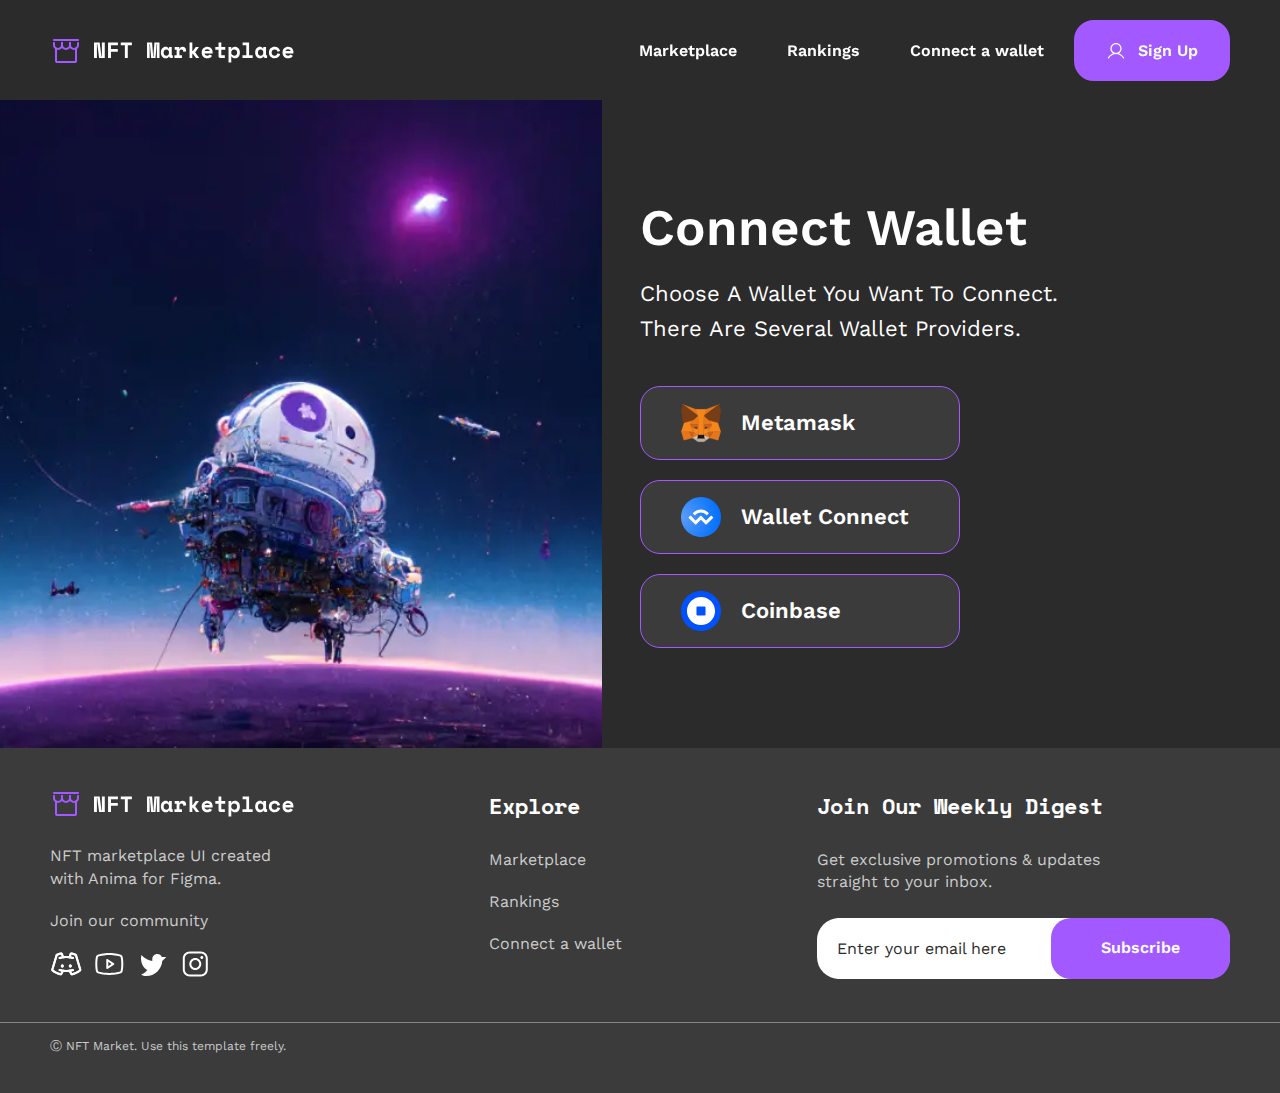
<file: connect.html>
<!DOCTYPE html>
<html lang="en">

<head>
	<title>Connect</title>
	<meta charset="UTF-8">
	<meta name="format-detection" content="telephone=no">
	<!-- <style>body{opacity: 0;}</style> -->
	<link rel="stylesheet" href="css/style.min.css?_v=20230201120240">
	<link rel="shortcut icon" href="favicon.ico">
	<!-- <meta name="robots" content="noindex, nofollow"> -->
	<meta name="viewport" content="width=device-width, initial-scale=1.0">
</head>

<body>
	<div class="wrapper">
		<header class="header">
			<div class="header__container">
				<div class="header__body">
					<div class="header__logo-block">
						<a href="" class="header__logo-icon"><img src="img/header/storefront.svg" alt="Logo"></a>
						<a href="" class="header__logo"><img src="img/header/nft-logo.svg" alt="Logo"></a>
					</div>
					<div class="header__menu menu">

						<nav class="menu__body">
							<ul class="menu__list">
								<li class="menu__item"><a href="" class="menu__link">Marketplace</a></li>
								<li class="menu__item"><a href="" class="menu__link">Rankings</a></li>
								<li class="menu__item"><a href="" class="menu__link">Connect a wallet</a></li>

							</ul>
						</nav>
						<div class="menu__btn">
							<a href="" data-da=".menu__body,991.98" class="menu__button button">
								<svg xmlns="http://www.w3.org/2000/svg" width="20" height="20" viewbox="0 0 20 20" fill="currentColor" class="icon-button">
									<path fill-rule="evenodd" clip-rule="evenodd" d="M10 3.125C7.58375 3.125 5.625 5.08375 5.625 7.5C5.625 9.91625 7.58375 11.875 10 11.875C12.4162 11.875 14.375 9.91625 14.375 7.5C14.375 5.08375 12.4162 3.125 10 3.125ZM4.375 7.5C4.375 4.3934 6.8934 1.875 10 1.875C13.1066 1.875 15.625 4.3934 15.625 7.5C15.625 10.6066 13.1066 13.125 10 13.125C6.8934 13.125 4.375 10.6066 4.375 7.5Z" />
									<path fill-rule="evenodd" clip-rule="evenodd" d="M10.0001 13.124C8.57374 13.124 7.17251 13.4995 5.93728 14.2128C4.70205 14.926 3.67634 15.9518 2.96327 17.1872C2.79071 17.4861 2.40848 17.5886 2.10953 17.416C1.81058 17.2435 1.70812 16.8612 1.88068 16.5623C2.70345 15.1369 3.88696 13.9532 5.31223 13.1303C6.7375 12.3073 8.3543 11.874 10.0001 11.874C11.6459 11.874 13.2627 12.3073 14.688 13.1303C16.1132 13.9532 17.2968 15.1369 18.1195 16.5623C18.2921 16.8612 18.1896 17.2435 17.8907 17.416C17.5917 17.5886 17.2095 17.4861 17.0369 17.1872C16.3239 15.9518 15.2982 14.926 14.0629 14.2128C12.8277 13.4995 11.4265 13.124 10.0001 13.124Z" />
								</svg>
								Sign Up</a>

						</div>

						<button type="button" class="menu__icon icon-menu"><span></span></button>

					</div>
				</div>
			</div>
		</header>
		<main class="page">
			<div class="page__connect connect">
				<div class="connect__container">
					<div class="connect__body">
						<div class="connect__picture">
							<div class="connect__pic">

							</div>
						</div>
						<div class="connect__column">
							<h2 class="connect__title">Connect wallet</h2>
							<div class="connect__text">
								<p>
									Choose a wallet you want to connect. There are several wallet providers.
								</p>
							</div>
							<div class="connect__block">
								<a href="#" class="connect__item">
									<img src="img/connect/Metamask.svg" alt="icon">
									Metamask
								</a>
								<a href="#" class="connect__item">
									<img src="img/connect/WalletConnect.svg" alt="icon">
									Wallet Connect
								</a>
								<a href="#" class="connect__item">
									<img src="img/connect/Coinbase.svg" alt="icon">
									Coinbase
								</a>
							</div>


						</div>
					</div>
				</div>
				<div class="connect__image">
					<picture><source srcset="img/connect/connect.webp" type="image/webp"><img src="img/connect/connect.jpg" alt="cover"></picture>
				</div>

			</div>

		</main>
		<footer class="footer">
			<div class="footer__container">
				<div class="footer__body">
					<div class="footer__row">
						<div class="footer__column">
							<div class="footer__logo-block">
								<a href="" class="footer__logo-icon"><img src="img/header/storefront.svg" alt="Logo"></a>
								<a href="" class="footer__logo"><img src="img/header/nft-logo.svg" alt="Logo"></a>
							</div>
							<div class="footer__text">
								<p>NFT marketplace UI created with Anima for Figma.</p>
							</div>
							<div class="footer__social">
								<div class="footer__social-title">Join our community</div>
								<div class="footer__social-row">
									<a href="#" class="footer__social-link">
										<svg xmlns="http://www.w3.org/2000/svg" width="33" height="32" viewbox="0 0 33 32" fill="currentColor">
											<path d="M12.293 19.5C13.1214 19.5 13.793 18.8284 13.793 18C13.793 17.1716 13.1214 16.5 12.293 16.5C11.4645 16.5 10.793 17.1716 10.793 18C10.793 18.8284 11.4645 19.5 12.293 19.5Z" />
											<path d="M20.293 19.5C21.1214 19.5 21.793 18.8284 21.793 18C21.793 17.1716 21.1214 16.5 20.293 16.5C19.4645 16.5 18.793 17.1716 18.793 18C18.793 18.8284 19.4645 19.5 20.293 19.5Z" />
											<path fill-rule="evenodd" clip-rule="evenodd" d="M16.2856 10.0006C14.1178 9.98454 11.9608 10.3065 9.89211 10.9548C9.3651 11.12 8.80398 10.8267 8.63881 10.2997C8.47364 9.77266 8.76697 9.21154 9.29397 9.04637C11.5586 8.33661 13.9199 7.98379 16.293 8.00057C18.6662 7.98379 21.0275 8.33661 23.2921 9.04637C23.8191 9.21154 24.1124 9.77266 23.9473 10.2997C23.7821 10.8267 23.221 11.12 22.694 10.9548C20.6253 10.3065 18.4683 9.98454 16.3004 10.0006H16.2856Z" />
											<path fill-rule="evenodd" clip-rule="evenodd" d="M8.63881 21.7012C8.80398 21.1742 9.3651 20.8809 9.89211 21.046C11.9608 21.6944 14.1178 22.0163 16.2856 22.0003H16.3004C18.4683 22.0163 20.6253 21.6944 22.694 21.046C23.221 20.8809 23.7821 21.1742 23.9473 21.7012C24.1124 22.2282 23.8191 22.7893 23.2921 22.9545C21.0275 23.6643 18.6662 24.0171 16.293 24.0003C13.9199 24.0171 11.5586 23.6643 9.29397 22.9545C8.76697 22.7893 8.47364 22.2282 8.63881 21.7012Z" />
											<path fill-rule="evenodd" clip-rule="evenodd" d="M20.5124 4.81024C20.9429 4.56754 21.4476 4.4917 21.9303 4.59714C23.2479 4.88268 24.5378 5.28326 25.7853 5.79426C26.0661 5.90254 26.3183 6.07398 26.5224 6.29541C26.7286 6.5192 26.88 6.78788 26.9645 7.08017L31.2003 21.2246C31.3108 21.593 31.3134 21.9855 31.2077 22.3554C31.102 22.7253 30.8925 23.0571 30.604 23.3116L30.5989 23.3161C28.5314 25.1151 25.73 26.4767 22.5481 27.2567C22.1061 27.3694 21.6387 27.3256 21.2252 27.1326C20.8134 26.9404 20.4806 26.6122 20.2828 26.2035L18.7745 23.2119C18.5259 22.7188 18.7241 22.1174 19.2173 21.8688C19.7104 21.6202 20.3118 21.8184 20.5604 22.3115L22.0729 25.3115L22.074 25.3137C25.0119 24.5933 27.506 23.3562 29.286 21.8073L29.9425 22.5617L29.2809 21.8119C29.2827 21.8103 29.284 21.8082 29.2846 21.8059C29.2853 21.8036 29.2853 21.8012 29.2846 21.7989L25.0485 7.65368C25.045 7.65227 25.0414 7.65084 25.0379 7.64939C23.895 7.18051 22.713 6.81314 21.5057 6.55155L21.5035 6.55107C21.5005 6.55042 21.4974 6.55089 21.4947 6.5524C21.4923 6.55375 21.4904 6.55587 21.4893 6.5584L20.5044 9.53807C20.3311 10.0625 19.7655 10.347 19.2411 10.1737C18.7167 10.0004 18.4322 9.43476 18.6055 8.91038L19.5959 5.91419C19.7554 5.44609 20.0817 5.05312 20.5124 4.81024Z" />
											<path fill-rule="evenodd" clip-rule="evenodd" d="M11.0912 6.5524C11.0885 6.55089 11.0854 6.55042 11.0824 6.55107L11.0802 6.55155C9.87285 6.81314 8.69089 7.18051 7.54798 7.64939C7.54446 7.65084 7.54092 7.65227 7.53737 7.65368L3.30139 21.7986C3.30071 21.8009 3.30061 21.8036 3.30126 21.8059C3.30185 21.808 3.30297 21.8099 3.30449 21.8114C5.08418 23.3583 7.57657 24.5939 10.5119 25.3137L10.513 25.3115L12.0255 22.3115C12.2741 21.8184 12.8755 21.6202 13.3686 21.8688C13.8618 22.1174 14.06 22.7188 13.8114 23.2119L12.3031 26.2035C12.1052 26.6122 11.7724 26.9404 11.3607 27.1326C10.9472 27.3256 10.4798 27.3694 10.0378 27.2567C6.85584 26.4767 4.05447 25.1151 1.98701 23.3161L1.98183 23.3116C1.69336 23.0571 1.4839 22.7252 1.37821 22.3554C1.27256 21.9856 1.27508 21.5932 1.38546 21.2248C1.38549 21.2248 1.38543 21.2249 1.38546 21.2248L5.62136 7.08019C5.70588 6.78789 5.85723 6.51921 6.06348 6.29541C6.26754 6.07398 6.51976 5.90254 6.80056 5.79426C8.04843 5.28312 9.33874 4.88246 10.6567 4.5969C11.1391 4.49181 11.6433 4.56772 12.0735 4.81024C12.5042 5.05312 12.8305 5.4461 12.99 5.9142L12.9929 5.92287L13.9804 8.91038C14.1537 9.43476 13.8692 10.0004 13.3448 10.1737C12.8204 10.347 12.2548 10.0624 12.0815 9.53807L11.0965 6.55839C11.0955 6.55586 11.0936 6.55375 11.0912 6.5524Z" />
											<path d="M12.293 19.5C13.1214 19.5 13.793 18.8284 13.793 18C13.793 17.1716 13.1214 16.5 12.293 16.5C11.4645 16.5 10.793 17.1716 10.793 18C10.793 18.8284 11.4645 19.5 12.293 19.5Z" />
											<path d="M20.293 19.5C21.1214 19.5 21.793 18.8284 21.793 18C21.793 17.1716 21.1214 16.5 20.293 16.5C19.4645 16.5 18.793 17.1716 18.793 18C18.793 18.8284 19.4645 19.5 20.293 19.5Z" />
											<path fill-rule="evenodd" clip-rule="evenodd" d="M16.2856 10.0006C14.1178 9.98454 11.9608 10.3065 9.89211 10.9548C9.3651 11.12 8.80398 10.8267 8.63881 10.2997C8.47364 9.77266 8.76697 9.21154 9.29397 9.04637C11.5586 8.33661 13.9199 7.98379 16.293 8.00057C18.6662 7.98379 21.0275 8.33661 23.2921 9.04637C23.8191 9.21154 24.1124 9.77266 23.9473 10.2997C23.7821 10.8267 23.221 11.12 22.694 10.9548C20.6253 10.3065 18.4683 9.98454 16.3004 10.0006H16.2856Z" />
											<path fill-rule="evenodd" clip-rule="evenodd" d="M8.63881 21.7012C8.80398 21.1742 9.3651 20.8809 9.89211 21.046C11.9608 21.6944 14.1178 22.0163 16.2856 22.0003H16.3004C18.4683 22.0163 20.6253 21.6944 22.694 21.046C23.221 20.8809 23.7821 21.1742 23.9473 21.7012C24.1124 22.2282 23.8191 22.7893 23.2921 22.9545C21.0275 23.6643 18.6662 24.0171 16.293 24.0003C13.9199 24.0171 11.5586 23.6643 9.29397 22.9545C8.76697 22.7893 8.47364 22.2282 8.63881 21.7012Z" />
											<path fill-rule="evenodd" clip-rule="evenodd" d="M20.5124 4.81024C20.9429 4.56754 21.4476 4.4917 21.9303 4.59714C23.2479 4.88268 24.5378 5.28326 25.7853 5.79426C26.0661 5.90254 26.3183 6.07398 26.5224 6.29541C26.7286 6.5192 26.88 6.78788 26.9645 7.08017L31.2003 21.2246C31.3108 21.593 31.3134 21.9855 31.2077 22.3554C31.102 22.7253 30.8925 23.0571 30.604 23.3116L30.5989 23.3161C28.5314 25.1151 25.73 26.4767 22.5481 27.2567C22.1061 27.3694 21.6387 27.3256 21.2252 27.1326C20.8134 26.9404 20.4806 26.6122 20.2828 26.2035L18.7745 23.2119C18.5259 22.7188 18.7241 22.1174 19.2173 21.8688C19.7104 21.6202 20.3118 21.8184 20.5604 22.3115L22.0729 25.3115L22.074 25.3137C25.0119 24.5933 27.506 23.3562 29.286 21.8073L29.9425 22.5617L29.2809 21.8119C29.2827 21.8103 29.284 21.8082 29.2846 21.8059C29.2853 21.8036 29.2853 21.8012 29.2846 21.7989L25.0485 7.65368C25.045 7.65227 25.0414 7.65084 25.0379 7.64939C23.895 7.18051 22.713 6.81314 21.5057 6.55155L21.5035 6.55107C21.5005 6.55042 21.4974 6.55089 21.4947 6.5524C21.4923 6.55375 21.4904 6.55587 21.4893 6.5584L20.5044 9.53807C20.3311 10.0625 19.7655 10.347 19.2411 10.1737C18.7167 10.0004 18.4322 9.43476 18.6055 8.91038L19.5959 5.91419C19.7554 5.44609 20.0817 5.05312 20.5124 4.81024Z" />
											<path fill-rule="evenodd" clip-rule="evenodd" d="M11.0912 6.5524C11.0885 6.55089 11.0854 6.55042 11.0824 6.55107L11.0802 6.55155C9.87285 6.81314 8.69089 7.18051 7.54798 7.64939C7.54446 7.65084 7.54092 7.65227 7.53737 7.65368L3.30139 21.7986C3.30071 21.8009 3.30061 21.8036 3.30126 21.8059C3.30185 21.808 3.30297 21.8099 3.30449 21.8114C5.08418 23.3583 7.57657 24.5939 10.5119 25.3137L10.513 25.3115L12.0255 22.3115C12.2741 21.8184 12.8755 21.6202 13.3686 21.8688C13.8618 22.1174 14.06 22.7188 13.8114 23.2119L12.3031 26.2035C12.1052 26.6122 11.7724 26.9404 11.3607 27.1326C10.9472 27.3256 10.4798 27.3694 10.0378 27.2567C6.85584 26.4767 4.05447 25.1151 1.98701 23.3161L1.98183 23.3116C1.69336 23.0571 1.4839 22.7252 1.37821 22.3554C1.27256 21.9856 1.27508 21.5932 1.38546 21.2248C1.38549 21.2248 1.38543 21.2249 1.38546 21.2248L5.62136 7.08019C5.70588 6.78789 5.85723 6.51921 6.06348 6.29541C6.26754 6.07398 6.51976 5.90254 6.80056 5.79426C8.04843 5.28312 9.33874 4.88246 10.6567 4.5969C11.1391 4.49181 11.6433 4.56772 12.0735 4.81024C12.5042 5.05312 12.8305 5.4461 12.99 5.9142L12.9929 5.92287L13.9804 8.91038C14.1537 9.43476 13.8692 10.0004 13.3448 10.1737C12.8204 10.347 12.2548 10.0624 12.0815 9.53807L11.0965 6.55839C11.0955 6.55586 11.0936 6.55375 11.0912 6.5524Z" />
										</svg>
									</a>
									<a href="#" class="footer__social-link">
										<svg xmlns="http://www.w3.org/2000/svg" width="33" height="32" viewbox="0 0 33 32" fill="currentColor">
											<path fill-rule="evenodd" clip-rule="evenodd" d="M13.8211 11.1183C14.1463 10.9443 14.5408 10.9634 14.8477 11.168L20.8477 15.168C21.1259 15.3534 21.293 15.6656 21.293 16C21.293 16.3344 21.1259 16.6466 20.8477 16.8321L14.8477 20.8321C14.5408 21.0366 14.1463 21.0557 13.8211 20.8817C13.496 20.7077 13.293 20.3688 13.293 20V12C13.293 11.6312 13.496 11.2923 13.8211 11.1183ZM15.293 13.8685V18.1315L18.4902 16L15.293 13.8685Z" />
											<path fill-rule="evenodd" clip-rule="evenodd" d="M16.2915 5.05082L16.2746 5.05078L16.2118 5.05081C16.1573 5.05093 16.0779 5.05133 15.9761 5.05241C15.7724 5.05457 15.4786 5.05947 15.1136 5.07043C14.3841 5.09232 13.3675 5.13847 12.2167 5.23563C9.9403 5.42782 7.04225 5.82669 4.81105 6.6792L4.79635 6.68495C4.35808 6.86039 3.96717 7.13637 3.65515 7.49064C3.34313 7.84491 3.11874 8.26755 3.00008 8.72447L2.99911 8.72824C2.6877 9.9468 2.29297 12.2065 2.29297 16.0008C2.29297 19.7952 2.6877 22.0549 2.99911 23.2734L3.00008 23.2772C3.11874 23.7341 3.34313 24.1568 3.65515 24.511C3.96717 24.8653 4.35807 25.1413 4.79635 25.3167L4.81105 25.3225C7.04225 26.175 9.9403 26.5739 12.2167 26.766C13.3675 26.8632 14.3841 26.9094 15.1136 26.9312C15.4786 26.9422 15.7724 26.9471 15.9761 26.9493C16.0779 26.9504 16.1573 26.9507 16.2118 26.9509L16.2746 26.9509L16.2915 26.9509H16.2945L16.3113 26.9509L16.3741 26.9509C16.4286 26.9507 16.508 26.9504 16.6099 26.9493C16.8135 26.9471 17.1074 26.9422 17.4724 26.9312C18.2018 26.9094 19.2184 26.8632 20.3693 26.766C22.6456 26.5739 25.5437 26.175 27.7749 25.3225L27.7896 25.3167C28.2279 25.1413 28.6188 24.8653 28.9308 24.511C29.2428 24.1568 29.4672 23.7341 29.5859 23.2772L29.5868 23.2734C29.8982 22.0549 30.293 19.7952 30.293 16.0008C30.293 12.2065 29.8982 9.9468 29.5868 8.72824L29.5859 8.72447C29.4672 8.26755 29.2428 7.84491 28.9308 7.49064C28.6188 7.13637 28.2279 6.86039 27.7896 6.68495L27.7749 6.6792C25.5437 5.82669 22.6456 5.42782 20.3693 5.23563C19.2184 5.13847 18.2018 5.09232 17.4724 5.07043C17.1074 5.05947 16.8135 5.05457 16.6099 5.05241C16.508 5.05133 16.4286 5.05093 16.3741 5.05081L16.3113 5.05078L16.2945 5.05082H16.2915ZM16.2877 24.9509L16.2984 24.9508L16.3016 24.9509L16.3147 24.9509L16.3697 24.9509C16.4188 24.9508 16.4926 24.9504 16.5886 24.9494C16.7807 24.9473 17.0616 24.9427 17.4124 24.9321C18.1146 24.9111 19.0941 24.8666 20.201 24.7731C22.4371 24.5843 25.0971 24.2028 27.0526 23.4574C27.1974 23.3984 27.3265 23.3066 27.4299 23.1892C27.5344 23.0705 27.6097 22.929 27.6497 22.7761C27.9132 21.7438 28.293 19.6539 28.293 16.0008C28.293 12.3478 27.9132 10.2578 27.6497 9.22562C27.6097 9.07265 27.5344 8.93117 27.4299 8.81251C27.3265 8.69512 27.1974 8.60331 27.0526 8.54424C25.0971 7.79889 22.4371 7.41733 20.201 7.22854C19.0941 7.13509 18.1146 7.09061 17.4124 7.06953C17.0616 7.059 16.7807 7.05433 16.5886 7.0523C16.4926 7.05128 16.4188 7.05092 16.3697 7.05081L16.3147 7.05078L16.3016 7.05081L16.2987 7.05082L16.2876 7.05088L16.2844 7.05081L16.2713 7.05078L16.2163 7.05081C16.1671 7.05092 16.0933 7.05128 15.9973 7.0523C15.8052 7.05433 15.5244 7.059 15.1736 7.06953C14.4713 7.09061 13.4918 7.13509 12.3849 7.22854C10.1489 7.41733 7.48887 7.79889 5.53336 8.54424C5.38858 8.60331 5.25942 8.69513 5.15603 8.81251C5.05152 8.93117 4.97626 9.07265 4.93627 9.22562C4.6727 10.2578 4.29297 12.3478 4.29297 16.0008C4.29297 19.6539 4.6727 21.7438 4.93627 22.7761C4.97626 22.929 5.05152 23.0705 5.15603 23.1892C5.25942 23.3066 5.38857 23.3984 5.53335 23.4574C7.48886 24.2028 10.1489 24.5843 12.3849 24.7731C13.4918 24.8666 14.4713 24.9111 15.1736 24.9321C15.5244 24.9427 15.8052 24.9473 15.9973 24.9494C16.0933 24.9504 16.1671 24.9508 16.2163 24.9509L16.2713 24.9509L16.2844 24.9509L16.2877 24.9509Z">
										</svg>
									</a>
									<a href="#" class="footer__social-link">
										<svg xmlns="http://www.w3.org/2000/svg" width="33" height="32" viewbox="0 0 33 32" fill="currentColor">
											<path d="M16.2927 11.0005C16.2927 8.25045 18.6052 5.96295 21.3552 6.00045C22.3182 6.01157 23.2576 6.3006 24.0603 6.8328C24.863 7.365 25.495 8.11771 25.8802 9.00045H30.2927L26.2552 13.038C25.9946 17.0937 24.1993 20.8979 21.2342 23.6773C18.269 26.4566 14.3567 28.0025 10.2927 28.0005C6.29267 28.0005 5.29267 26.5005 5.29267 26.5005C5.29267 26.5005 9.29267 25.0005 11.2927 22.0005C11.2927 22.0005 3.29267 18.0005 5.29267 7.00045C5.29267 7.00045 10.2927 12.0005 16.2927 13.0005V11.0005Z" />
										</svg>
									</a>
									<a href="#" class="footer__social-link">
										<svg xmlns="http://www.w3.org/2000/svg" width="33" height="32" viewbox="0 0 33 32" fill="currentColor">
											<path fill-rule="evenodd" clip-rule="evenodd" d="M16.293 12C14.0838 12 12.293 13.7909 12.293 16C12.293 18.2091 14.0838 20 16.293 20C18.5021 20 20.293 18.2091 20.293 16C20.293 13.7909 18.5021 12 16.293 12ZM10.293 16C10.293 12.6863 12.9793 10 16.293 10C19.6067 10 22.293 12.6863 22.293 16C22.293 19.3137 19.6067 22 16.293 22C12.9793 22 10.293 19.3137 10.293 16Z" />
											<path fill-rule="evenodd" clip-rule="evenodd" d="M10.793 5.5C8.03154 5.5 5.79297 7.73858 5.79297 10.5V21.5C5.79297 24.2614 8.03154 26.5 10.793 26.5H21.793C24.5544 26.5 26.793 24.2614 26.793 21.5V10.5C26.793 7.73858 24.5544 5.5 21.793 5.5H10.793ZM3.79297 10.5C3.79297 6.63401 6.92698 3.5 10.793 3.5H21.793C25.659 3.5 28.793 6.63401 28.793 10.5V21.5C28.793 25.366 25.659 28.5 21.793 28.5H10.793C6.92698 28.5 3.79297 25.366 3.79297 21.5V10.5Z" />
											<path d="M22.793 11C23.6214 11 24.293 10.3284 24.293 9.5C24.293 8.67157 23.6214 8 22.793 8C21.9645 8 21.293 8.67157 21.293 9.5C21.293 10.3284 21.9645 11 22.793 11Z" />
										</svg>
									</a>
								</div>
							</div>

						</div>
						<div class="footer__column">
							<div class="footer__label">Explore</div>
							<nav class="footer__menu menu-footer">
								<ul class="menu-footer__list">
									<li class="menu-footer__item"><a href="#" class="menu-footer__link">Marketplace</a></li>
									<li class="menu-footer__item"><a href="#" class="menu-footer__link">Rankings</a></li>
									<li class="menu-footer__item"><a href="#" class="menu-footer__link">Connect a wallet</a></li>
								</ul>
							</nav>
						</div>
						<div class="footer__column">
							<div class="footer__label">Join our weekly digest</div>
							<div class="footer__form-text">
								<p>Get exclusive promotions & updates straight to your inbox.</p>

							</div>
							<div class="footer__form">

								<form action="#" class="form">
									<input autocomplete="off" type="email" required name="form[]" placeholder="Enter your email here" class="form__input">
									<button type="submit" class="form__button button-form">Subscribe</button>
								</form>
							</div>
						</div>
					</div>
					<div class="footer__bottom">
						Ⓒ NFT Market. Use this template freely.
					</div>

				</div>

			</div>
		</footer>
	</div>
	<script src="js/app.min.js?_v=20230201120240"></script>
</body>

</html>
</file>
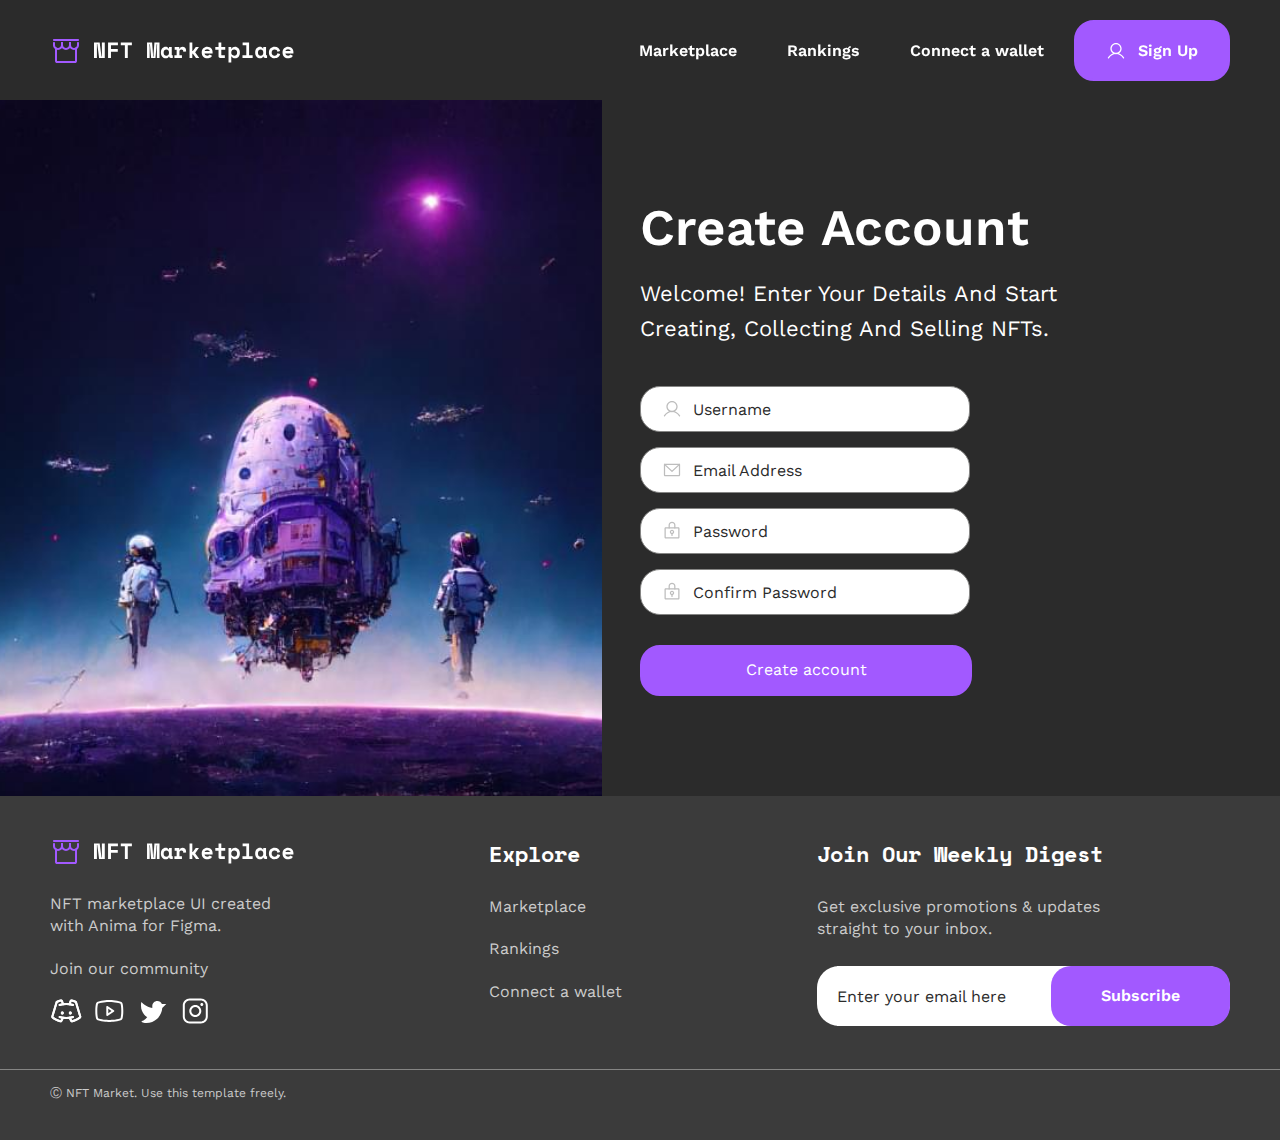
<file: create account.html>
<!DOCTYPE html>
<html lang="en">

<head>
	<title>CraeteAccount</title>
	<meta charset="UTF-8">
	<meta name="format-detection" content="telephone=no">
	<!-- <style>body{opacity: 0;}</style> -->
	<link rel="stylesheet" href="css/style.min.css?_v=20230201120240">
	<link rel="shortcut icon" href="favicon.ico">
	<!-- <meta name="robots" content="noindex, nofollow"> -->
	<meta name="viewport" content="width=device-width, initial-scale=1.0">
</head>

<body>
	<div class="wrapper">
		<header class="header">
			<div class="header__container">
				<div class="header__body">
					<div class="header__logo-block">
						<a href="" class="header__logo-icon"><img src="img/header/storefront.svg" alt="Logo"></a>
						<a href="" class="header__logo"><img src="img/header/nft-logo.svg" alt="Logo"></a>
					</div>
					<div class="header__menu menu">

						<nav class="menu__body">
							<ul class="menu__list">
								<li class="menu__item"><a href="" class="menu__link">Marketplace</a></li>
								<li class="menu__item"><a href="" class="menu__link">Rankings</a></li>
								<li class="menu__item"><a href="" class="menu__link">Connect a wallet</a></li>

							</ul>
						</nav>
						<div class="menu__btn">
							<a href="" data-da=".menu__body,991.98" class="menu__button button">
								<svg xmlns="http://www.w3.org/2000/svg" width="20" height="20" viewbox="0 0 20 20" fill="currentColor" class="icon-button">
									<path fill-rule="evenodd" clip-rule="evenodd" d="M10 3.125C7.58375 3.125 5.625 5.08375 5.625 7.5C5.625 9.91625 7.58375 11.875 10 11.875C12.4162 11.875 14.375 9.91625 14.375 7.5C14.375 5.08375 12.4162 3.125 10 3.125ZM4.375 7.5C4.375 4.3934 6.8934 1.875 10 1.875C13.1066 1.875 15.625 4.3934 15.625 7.5C15.625 10.6066 13.1066 13.125 10 13.125C6.8934 13.125 4.375 10.6066 4.375 7.5Z" />
									<path fill-rule="evenodd" clip-rule="evenodd" d="M10.0001 13.124C8.57374 13.124 7.17251 13.4995 5.93728 14.2128C4.70205 14.926 3.67634 15.9518 2.96327 17.1872C2.79071 17.4861 2.40848 17.5886 2.10953 17.416C1.81058 17.2435 1.70812 16.8612 1.88068 16.5623C2.70345 15.1369 3.88696 13.9532 5.31223 13.1303C6.7375 12.3073 8.3543 11.874 10.0001 11.874C11.6459 11.874 13.2627 12.3073 14.688 13.1303C16.1132 13.9532 17.2968 15.1369 18.1195 16.5623C18.2921 16.8612 18.1896 17.2435 17.8907 17.416C17.5917 17.5886 17.2095 17.4861 17.0369 17.1872C16.3239 15.9518 15.2982 14.926 14.0629 14.2128C12.8277 13.4995 11.4265 13.124 10.0001 13.124Z" />
								</svg>
								Sign Up</a>

						</div>

						<button type="button" class="menu__icon icon-menu"><span></span></button>

					</div>
				</div>
			</div>
		</header>
		<main class="page">
			<div class="page__create create">
				<div class="create__container">
					<div class="create__body">
						<div class="create__picture">
							<div class="create__pic">

							</div>
						</div>
						<div class="create__column">
							<h2 class="create__title title--basic">Create account</h2>
							<div class="create__text">
								<p>
									Welcome! enter your details and start creating, collecting and selling NFTs.
								</p>
							</div>
							<div class="body-form">
								<form action="#" class="body-form__form">
									<div class="body-form__line">
										<input required autocomplete="off" type="text" name="name" placeholder="Username" class="body-form__input">
										<input autocomplete="off" type="email" required name="form[]" placeholder="Email Address" class="body-form__input">
										<input required autocomplete="off" type="password" name="pass" placeholder="Password" class="body-form__input">
										<input required autocomplete="off" type="password" name="pass" placeholder="Confirm Password" class="body-form__input">
									</div>

									<button type="submit" class="body-form__button">Create account</button>
								</form>
							</div>
						</div>
					</div>
				</div>
				<div class="create__image">
					<img src="img/create/Image Placeholder.jpg" alt="cover">
				</div>

			</div>

		</main>
		<footer class="footer">
			<div class="footer__container">
				<div class="footer__body">
					<div class="footer__row">
						<div class="footer__column">
							<div class="footer__logo-block">
								<a href="" class="footer__logo-icon"><img src="img/header/storefront.svg" alt="Logo"></a>
								<a href="" class="footer__logo"><img src="img/header/nft-logo.svg" alt="Logo"></a>
							</div>
							<div class="footer__text">
								<p>NFT marketplace UI created with Anima for Figma.</p>
							</div>
							<div class="footer__social">
								<div class="footer__social-title">Join our community</div>
								<div class="footer__social-row">
									<a href="#" class="footer__social-link">
										<svg xmlns="http://www.w3.org/2000/svg" width="33" height="32" viewbox="0 0 33 32" fill="currentColor">
											<path d="M12.293 19.5C13.1214 19.5 13.793 18.8284 13.793 18C13.793 17.1716 13.1214 16.5 12.293 16.5C11.4645 16.5 10.793 17.1716 10.793 18C10.793 18.8284 11.4645 19.5 12.293 19.5Z" />
											<path d="M20.293 19.5C21.1214 19.5 21.793 18.8284 21.793 18C21.793 17.1716 21.1214 16.5 20.293 16.5C19.4645 16.5 18.793 17.1716 18.793 18C18.793 18.8284 19.4645 19.5 20.293 19.5Z" />
											<path fill-rule="evenodd" clip-rule="evenodd" d="M16.2856 10.0006C14.1178 9.98454 11.9608 10.3065 9.89211 10.9548C9.3651 11.12 8.80398 10.8267 8.63881 10.2997C8.47364 9.77266 8.76697 9.21154 9.29397 9.04637C11.5586 8.33661 13.9199 7.98379 16.293 8.00057C18.6662 7.98379 21.0275 8.33661 23.2921 9.04637C23.8191 9.21154 24.1124 9.77266 23.9473 10.2997C23.7821 10.8267 23.221 11.12 22.694 10.9548C20.6253 10.3065 18.4683 9.98454 16.3004 10.0006H16.2856Z" />
											<path fill-rule="evenodd" clip-rule="evenodd" d="M8.63881 21.7012C8.80398 21.1742 9.3651 20.8809 9.89211 21.046C11.9608 21.6944 14.1178 22.0163 16.2856 22.0003H16.3004C18.4683 22.0163 20.6253 21.6944 22.694 21.046C23.221 20.8809 23.7821 21.1742 23.9473 21.7012C24.1124 22.2282 23.8191 22.7893 23.2921 22.9545C21.0275 23.6643 18.6662 24.0171 16.293 24.0003C13.9199 24.0171 11.5586 23.6643 9.29397 22.9545C8.76697 22.7893 8.47364 22.2282 8.63881 21.7012Z" />
											<path fill-rule="evenodd" clip-rule="evenodd" d="M20.5124 4.81024C20.9429 4.56754 21.4476 4.4917 21.9303 4.59714C23.2479 4.88268 24.5378 5.28326 25.7853 5.79426C26.0661 5.90254 26.3183 6.07398 26.5224 6.29541C26.7286 6.5192 26.88 6.78788 26.9645 7.08017L31.2003 21.2246C31.3108 21.593 31.3134 21.9855 31.2077 22.3554C31.102 22.7253 30.8925 23.0571 30.604 23.3116L30.5989 23.3161C28.5314 25.1151 25.73 26.4767 22.5481 27.2567C22.1061 27.3694 21.6387 27.3256 21.2252 27.1326C20.8134 26.9404 20.4806 26.6122 20.2828 26.2035L18.7745 23.2119C18.5259 22.7188 18.7241 22.1174 19.2173 21.8688C19.7104 21.6202 20.3118 21.8184 20.5604 22.3115L22.0729 25.3115L22.074 25.3137C25.0119 24.5933 27.506 23.3562 29.286 21.8073L29.9425 22.5617L29.2809 21.8119C29.2827 21.8103 29.284 21.8082 29.2846 21.8059C29.2853 21.8036 29.2853 21.8012 29.2846 21.7989L25.0485 7.65368C25.045 7.65227 25.0414 7.65084 25.0379 7.64939C23.895 7.18051 22.713 6.81314 21.5057 6.55155L21.5035 6.55107C21.5005 6.55042 21.4974 6.55089 21.4947 6.5524C21.4923 6.55375 21.4904 6.55587 21.4893 6.5584L20.5044 9.53807C20.3311 10.0625 19.7655 10.347 19.2411 10.1737C18.7167 10.0004 18.4322 9.43476 18.6055 8.91038L19.5959 5.91419C19.7554 5.44609 20.0817 5.05312 20.5124 4.81024Z" />
											<path fill-rule="evenodd" clip-rule="evenodd" d="M11.0912 6.5524C11.0885 6.55089 11.0854 6.55042 11.0824 6.55107L11.0802 6.55155C9.87285 6.81314 8.69089 7.18051 7.54798 7.64939C7.54446 7.65084 7.54092 7.65227 7.53737 7.65368L3.30139 21.7986C3.30071 21.8009 3.30061 21.8036 3.30126 21.8059C3.30185 21.808 3.30297 21.8099 3.30449 21.8114C5.08418 23.3583 7.57657 24.5939 10.5119 25.3137L10.513 25.3115L12.0255 22.3115C12.2741 21.8184 12.8755 21.6202 13.3686 21.8688C13.8618 22.1174 14.06 22.7188 13.8114 23.2119L12.3031 26.2035C12.1052 26.6122 11.7724 26.9404 11.3607 27.1326C10.9472 27.3256 10.4798 27.3694 10.0378 27.2567C6.85584 26.4767 4.05447 25.1151 1.98701 23.3161L1.98183 23.3116C1.69336 23.0571 1.4839 22.7252 1.37821 22.3554C1.27256 21.9856 1.27508 21.5932 1.38546 21.2248C1.38549 21.2248 1.38543 21.2249 1.38546 21.2248L5.62136 7.08019C5.70588 6.78789 5.85723 6.51921 6.06348 6.29541C6.26754 6.07398 6.51976 5.90254 6.80056 5.79426C8.04843 5.28312 9.33874 4.88246 10.6567 4.5969C11.1391 4.49181 11.6433 4.56772 12.0735 4.81024C12.5042 5.05312 12.8305 5.4461 12.99 5.9142L12.9929 5.92287L13.9804 8.91038C14.1537 9.43476 13.8692 10.0004 13.3448 10.1737C12.8204 10.347 12.2548 10.0624 12.0815 9.53807L11.0965 6.55839C11.0955 6.55586 11.0936 6.55375 11.0912 6.5524Z" />
											<path d="M12.293 19.5C13.1214 19.5 13.793 18.8284 13.793 18C13.793 17.1716 13.1214 16.5 12.293 16.5C11.4645 16.5 10.793 17.1716 10.793 18C10.793 18.8284 11.4645 19.5 12.293 19.5Z" />
											<path d="M20.293 19.5C21.1214 19.5 21.793 18.8284 21.793 18C21.793 17.1716 21.1214 16.5 20.293 16.5C19.4645 16.5 18.793 17.1716 18.793 18C18.793 18.8284 19.4645 19.5 20.293 19.5Z" />
											<path fill-rule="evenodd" clip-rule="evenodd" d="M16.2856 10.0006C14.1178 9.98454 11.9608 10.3065 9.89211 10.9548C9.3651 11.12 8.80398 10.8267 8.63881 10.2997C8.47364 9.77266 8.76697 9.21154 9.29397 9.04637C11.5586 8.33661 13.9199 7.98379 16.293 8.00057C18.6662 7.98379 21.0275 8.33661 23.2921 9.04637C23.8191 9.21154 24.1124 9.77266 23.9473 10.2997C23.7821 10.8267 23.221 11.12 22.694 10.9548C20.6253 10.3065 18.4683 9.98454 16.3004 10.0006H16.2856Z" />
											<path fill-rule="evenodd" clip-rule="evenodd" d="M8.63881 21.7012C8.80398 21.1742 9.3651 20.8809 9.89211 21.046C11.9608 21.6944 14.1178 22.0163 16.2856 22.0003H16.3004C18.4683 22.0163 20.6253 21.6944 22.694 21.046C23.221 20.8809 23.7821 21.1742 23.9473 21.7012C24.1124 22.2282 23.8191 22.7893 23.2921 22.9545C21.0275 23.6643 18.6662 24.0171 16.293 24.0003C13.9199 24.0171 11.5586 23.6643 9.29397 22.9545C8.76697 22.7893 8.47364 22.2282 8.63881 21.7012Z" />
											<path fill-rule="evenodd" clip-rule="evenodd" d="M20.5124 4.81024C20.9429 4.56754 21.4476 4.4917 21.9303 4.59714C23.2479 4.88268 24.5378 5.28326 25.7853 5.79426C26.0661 5.90254 26.3183 6.07398 26.5224 6.29541C26.7286 6.5192 26.88 6.78788 26.9645 7.08017L31.2003 21.2246C31.3108 21.593 31.3134 21.9855 31.2077 22.3554C31.102 22.7253 30.8925 23.0571 30.604 23.3116L30.5989 23.3161C28.5314 25.1151 25.73 26.4767 22.5481 27.2567C22.1061 27.3694 21.6387 27.3256 21.2252 27.1326C20.8134 26.9404 20.4806 26.6122 20.2828 26.2035L18.7745 23.2119C18.5259 22.7188 18.7241 22.1174 19.2173 21.8688C19.7104 21.6202 20.3118 21.8184 20.5604 22.3115L22.0729 25.3115L22.074 25.3137C25.0119 24.5933 27.506 23.3562 29.286 21.8073L29.9425 22.5617L29.2809 21.8119C29.2827 21.8103 29.284 21.8082 29.2846 21.8059C29.2853 21.8036 29.2853 21.8012 29.2846 21.7989L25.0485 7.65368C25.045 7.65227 25.0414 7.65084 25.0379 7.64939C23.895 7.18051 22.713 6.81314 21.5057 6.55155L21.5035 6.55107C21.5005 6.55042 21.4974 6.55089 21.4947 6.5524C21.4923 6.55375 21.4904 6.55587 21.4893 6.5584L20.5044 9.53807C20.3311 10.0625 19.7655 10.347 19.2411 10.1737C18.7167 10.0004 18.4322 9.43476 18.6055 8.91038L19.5959 5.91419C19.7554 5.44609 20.0817 5.05312 20.5124 4.81024Z" />
											<path fill-rule="evenodd" clip-rule="evenodd" d="M11.0912 6.5524C11.0885 6.55089 11.0854 6.55042 11.0824 6.55107L11.0802 6.55155C9.87285 6.81314 8.69089 7.18051 7.54798 7.64939C7.54446 7.65084 7.54092 7.65227 7.53737 7.65368L3.30139 21.7986C3.30071 21.8009 3.30061 21.8036 3.30126 21.8059C3.30185 21.808 3.30297 21.8099 3.30449 21.8114C5.08418 23.3583 7.57657 24.5939 10.5119 25.3137L10.513 25.3115L12.0255 22.3115C12.2741 21.8184 12.8755 21.6202 13.3686 21.8688C13.8618 22.1174 14.06 22.7188 13.8114 23.2119L12.3031 26.2035C12.1052 26.6122 11.7724 26.9404 11.3607 27.1326C10.9472 27.3256 10.4798 27.3694 10.0378 27.2567C6.85584 26.4767 4.05447 25.1151 1.98701 23.3161L1.98183 23.3116C1.69336 23.0571 1.4839 22.7252 1.37821 22.3554C1.27256 21.9856 1.27508 21.5932 1.38546 21.2248C1.38549 21.2248 1.38543 21.2249 1.38546 21.2248L5.62136 7.08019C5.70588 6.78789 5.85723 6.51921 6.06348 6.29541C6.26754 6.07398 6.51976 5.90254 6.80056 5.79426C8.04843 5.28312 9.33874 4.88246 10.6567 4.5969C11.1391 4.49181 11.6433 4.56772 12.0735 4.81024C12.5042 5.05312 12.8305 5.4461 12.99 5.9142L12.9929 5.92287L13.9804 8.91038C14.1537 9.43476 13.8692 10.0004 13.3448 10.1737C12.8204 10.347 12.2548 10.0624 12.0815 9.53807L11.0965 6.55839C11.0955 6.55586 11.0936 6.55375 11.0912 6.5524Z" />
										</svg>
									</a>
									<a href="#" class="footer__social-link">
										<svg xmlns="http://www.w3.org/2000/svg" width="33" height="32" viewbox="0 0 33 32" fill="currentColor">
											<path fill-rule="evenodd" clip-rule="evenodd" d="M13.8211 11.1183C14.1463 10.9443 14.5408 10.9634 14.8477 11.168L20.8477 15.168C21.1259 15.3534 21.293 15.6656 21.293 16C21.293 16.3344 21.1259 16.6466 20.8477 16.8321L14.8477 20.8321C14.5408 21.0366 14.1463 21.0557 13.8211 20.8817C13.496 20.7077 13.293 20.3688 13.293 20V12C13.293 11.6312 13.496 11.2923 13.8211 11.1183ZM15.293 13.8685V18.1315L18.4902 16L15.293 13.8685Z" />
											<path fill-rule="evenodd" clip-rule="evenodd" d="M16.2915 5.05082L16.2746 5.05078L16.2118 5.05081C16.1573 5.05093 16.0779 5.05133 15.9761 5.05241C15.7724 5.05457 15.4786 5.05947 15.1136 5.07043C14.3841 5.09232 13.3675 5.13847 12.2167 5.23563C9.9403 5.42782 7.04225 5.82669 4.81105 6.6792L4.79635 6.68495C4.35808 6.86039 3.96717 7.13637 3.65515 7.49064C3.34313 7.84491 3.11874 8.26755 3.00008 8.72447L2.99911 8.72824C2.6877 9.9468 2.29297 12.2065 2.29297 16.0008C2.29297 19.7952 2.6877 22.0549 2.99911 23.2734L3.00008 23.2772C3.11874 23.7341 3.34313 24.1568 3.65515 24.511C3.96717 24.8653 4.35807 25.1413 4.79635 25.3167L4.81105 25.3225C7.04225 26.175 9.9403 26.5739 12.2167 26.766C13.3675 26.8632 14.3841 26.9094 15.1136 26.9312C15.4786 26.9422 15.7724 26.9471 15.9761 26.9493C16.0779 26.9504 16.1573 26.9507 16.2118 26.9509L16.2746 26.9509L16.2915 26.9509H16.2945L16.3113 26.9509L16.3741 26.9509C16.4286 26.9507 16.508 26.9504 16.6099 26.9493C16.8135 26.9471 17.1074 26.9422 17.4724 26.9312C18.2018 26.9094 19.2184 26.8632 20.3693 26.766C22.6456 26.5739 25.5437 26.175 27.7749 25.3225L27.7896 25.3167C28.2279 25.1413 28.6188 24.8653 28.9308 24.511C29.2428 24.1568 29.4672 23.7341 29.5859 23.2772L29.5868 23.2734C29.8982 22.0549 30.293 19.7952 30.293 16.0008C30.293 12.2065 29.8982 9.9468 29.5868 8.72824L29.5859 8.72447C29.4672 8.26755 29.2428 7.84491 28.9308 7.49064C28.6188 7.13637 28.2279 6.86039 27.7896 6.68495L27.7749 6.6792C25.5437 5.82669 22.6456 5.42782 20.3693 5.23563C19.2184 5.13847 18.2018 5.09232 17.4724 5.07043C17.1074 5.05947 16.8135 5.05457 16.6099 5.05241C16.508 5.05133 16.4286 5.05093 16.3741 5.05081L16.3113 5.05078L16.2945 5.05082H16.2915ZM16.2877 24.9509L16.2984 24.9508L16.3016 24.9509L16.3147 24.9509L16.3697 24.9509C16.4188 24.9508 16.4926 24.9504 16.5886 24.9494C16.7807 24.9473 17.0616 24.9427 17.4124 24.9321C18.1146 24.9111 19.0941 24.8666 20.201 24.7731C22.4371 24.5843 25.0971 24.2028 27.0526 23.4574C27.1974 23.3984 27.3265 23.3066 27.4299 23.1892C27.5344 23.0705 27.6097 22.929 27.6497 22.7761C27.9132 21.7438 28.293 19.6539 28.293 16.0008C28.293 12.3478 27.9132 10.2578 27.6497 9.22562C27.6097 9.07265 27.5344 8.93117 27.4299 8.81251C27.3265 8.69512 27.1974 8.60331 27.0526 8.54424C25.0971 7.79889 22.4371 7.41733 20.201 7.22854C19.0941 7.13509 18.1146 7.09061 17.4124 7.06953C17.0616 7.059 16.7807 7.05433 16.5886 7.0523C16.4926 7.05128 16.4188 7.05092 16.3697 7.05081L16.3147 7.05078L16.3016 7.05081L16.2987 7.05082L16.2876 7.05088L16.2844 7.05081L16.2713 7.05078L16.2163 7.05081C16.1671 7.05092 16.0933 7.05128 15.9973 7.0523C15.8052 7.05433 15.5244 7.059 15.1736 7.06953C14.4713 7.09061 13.4918 7.13509 12.3849 7.22854C10.1489 7.41733 7.48887 7.79889 5.53336 8.54424C5.38858 8.60331 5.25942 8.69513 5.15603 8.81251C5.05152 8.93117 4.97626 9.07265 4.93627 9.22562C4.6727 10.2578 4.29297 12.3478 4.29297 16.0008C4.29297 19.6539 4.6727 21.7438 4.93627 22.7761C4.97626 22.929 5.05152 23.0705 5.15603 23.1892C5.25942 23.3066 5.38857 23.3984 5.53335 23.4574C7.48886 24.2028 10.1489 24.5843 12.3849 24.7731C13.4918 24.8666 14.4713 24.9111 15.1736 24.9321C15.5244 24.9427 15.8052 24.9473 15.9973 24.9494C16.0933 24.9504 16.1671 24.9508 16.2163 24.9509L16.2713 24.9509L16.2844 24.9509L16.2877 24.9509Z">
										</svg>
									</a>
									<a href="#" class="footer__social-link">
										<svg xmlns="http://www.w3.org/2000/svg" width="33" height="32" viewbox="0 0 33 32" fill="currentColor">
											<path d="M16.2927 11.0005C16.2927 8.25045 18.6052 5.96295 21.3552 6.00045C22.3182 6.01157 23.2576 6.3006 24.0603 6.8328C24.863 7.365 25.495 8.11771 25.8802 9.00045H30.2927L26.2552 13.038C25.9946 17.0937 24.1993 20.8979 21.2342 23.6773C18.269 26.4566 14.3567 28.0025 10.2927 28.0005C6.29267 28.0005 5.29267 26.5005 5.29267 26.5005C5.29267 26.5005 9.29267 25.0005 11.2927 22.0005C11.2927 22.0005 3.29267 18.0005 5.29267 7.00045C5.29267 7.00045 10.2927 12.0005 16.2927 13.0005V11.0005Z" />
										</svg>
									</a>
									<a href="#" class="footer__social-link">
										<svg xmlns="http://www.w3.org/2000/svg" width="33" height="32" viewbox="0 0 33 32" fill="currentColor">
											<path fill-rule="evenodd" clip-rule="evenodd" d="M16.293 12C14.0838 12 12.293 13.7909 12.293 16C12.293 18.2091 14.0838 20 16.293 20C18.5021 20 20.293 18.2091 20.293 16C20.293 13.7909 18.5021 12 16.293 12ZM10.293 16C10.293 12.6863 12.9793 10 16.293 10C19.6067 10 22.293 12.6863 22.293 16C22.293 19.3137 19.6067 22 16.293 22C12.9793 22 10.293 19.3137 10.293 16Z" />
											<path fill-rule="evenodd" clip-rule="evenodd" d="M10.793 5.5C8.03154 5.5 5.79297 7.73858 5.79297 10.5V21.5C5.79297 24.2614 8.03154 26.5 10.793 26.5H21.793C24.5544 26.5 26.793 24.2614 26.793 21.5V10.5C26.793 7.73858 24.5544 5.5 21.793 5.5H10.793ZM3.79297 10.5C3.79297 6.63401 6.92698 3.5 10.793 3.5H21.793C25.659 3.5 28.793 6.63401 28.793 10.5V21.5C28.793 25.366 25.659 28.5 21.793 28.5H10.793C6.92698 28.5 3.79297 25.366 3.79297 21.5V10.5Z" />
											<path d="M22.793 11C23.6214 11 24.293 10.3284 24.293 9.5C24.293 8.67157 23.6214 8 22.793 8C21.9645 8 21.293 8.67157 21.293 9.5C21.293 10.3284 21.9645 11 22.793 11Z" />
										</svg>
									</a>
								</div>
							</div>

						</div>
						<div class="footer__column">
							<div class="footer__label">Explore</div>
							<nav class="footer__menu menu-footer">
								<ul class="menu-footer__list">
									<li class="menu-footer__item"><a href="#" class="menu-footer__link">Marketplace</a></li>
									<li class="menu-footer__item"><a href="#" class="menu-footer__link">Rankings</a></li>
									<li class="menu-footer__item"><a href="#" class="menu-footer__link">Connect a wallet</a></li>
								</ul>
							</nav>
						</div>
						<div class="footer__column">
							<div class="footer__label">Join our weekly digest</div>
							<div class="footer__form-text">
								<p>Get exclusive promotions & updates straight to your inbox.</p>

							</div>
							<div class="footer__form">

								<form action="#" class="form">
									<input autocomplete="off" type="email" required name="form[]" placeholder="Enter your email here" class="form__input">
									<button type="submit" class="form__button button-form">Subscribe</button>
								</form>
							</div>
						</div>
					</div>
					<div class="footer__bottom">
						Ⓒ NFT Market. Use this template freely.
					</div>

				</div>

			</div>
		</footer>
	</div>
	<script src="js/app.min.js?_v=20230201120240"></script>
</body>

</html>
</file>
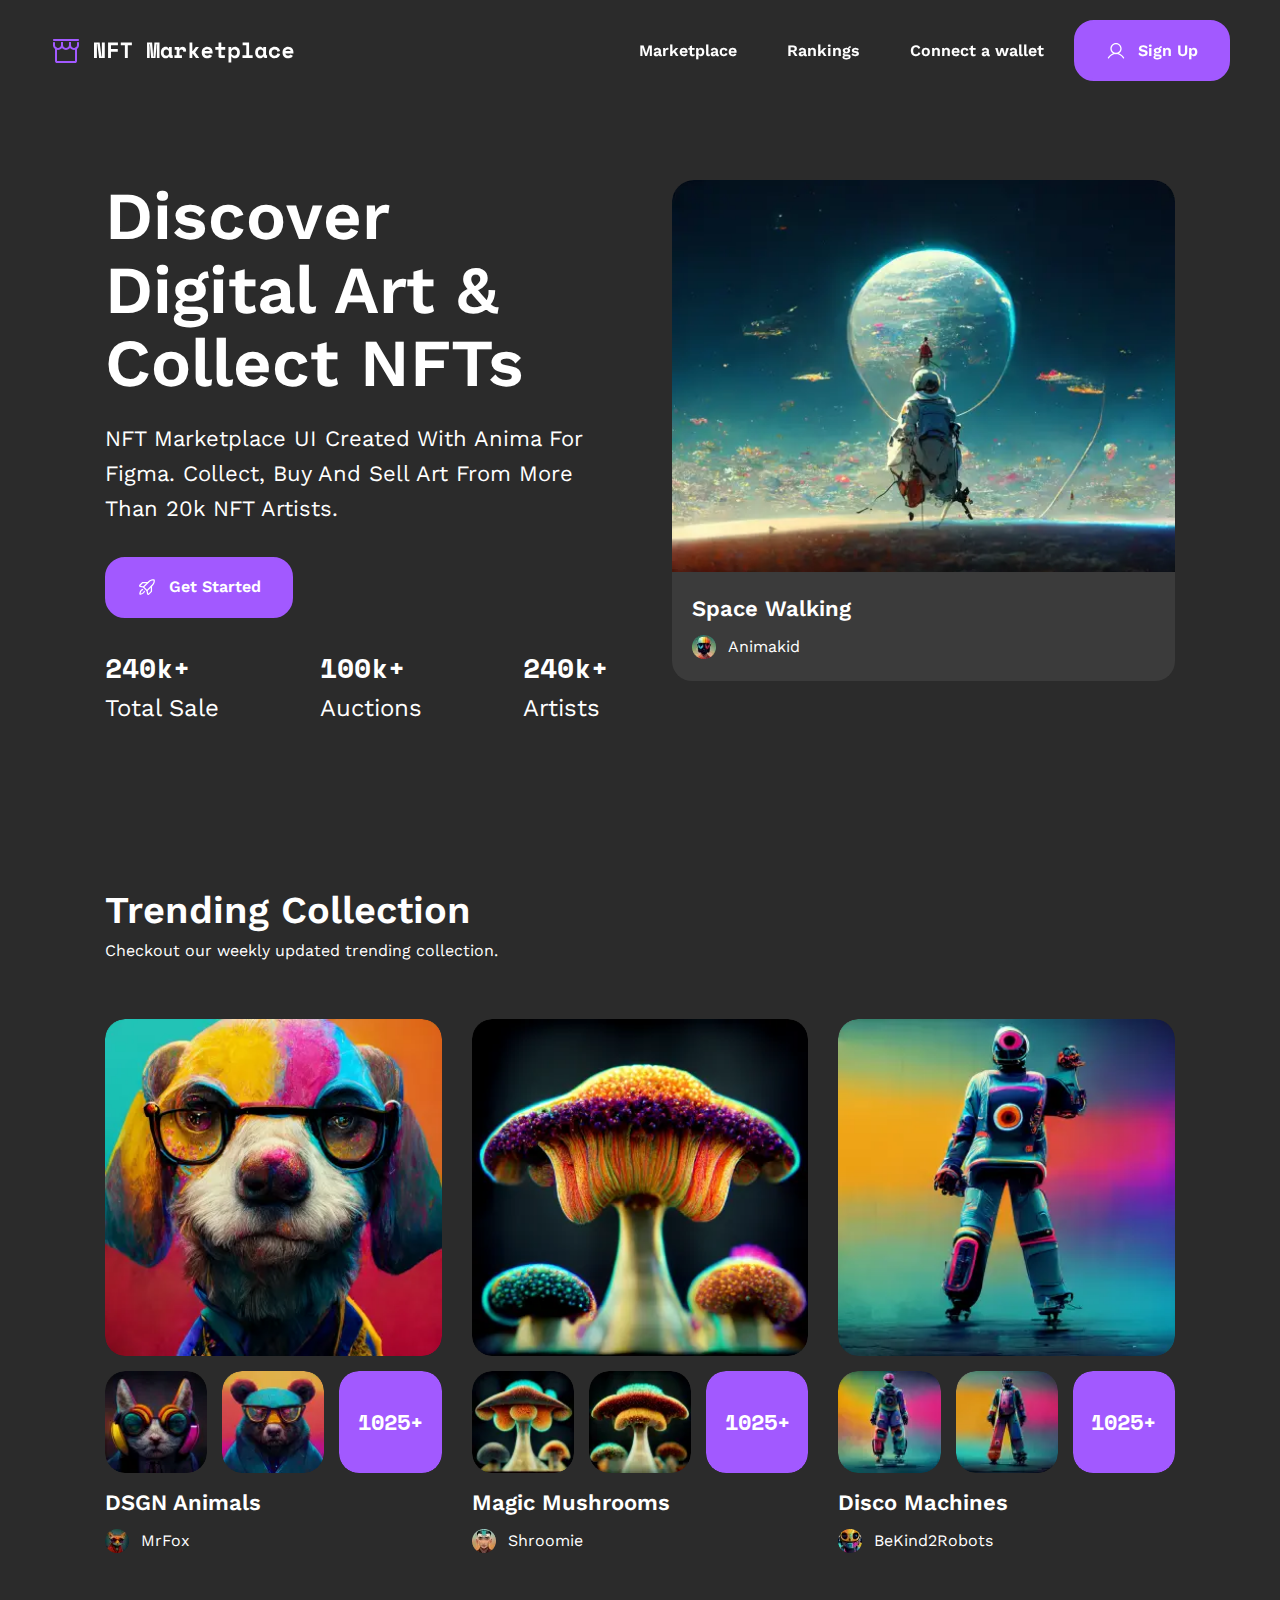
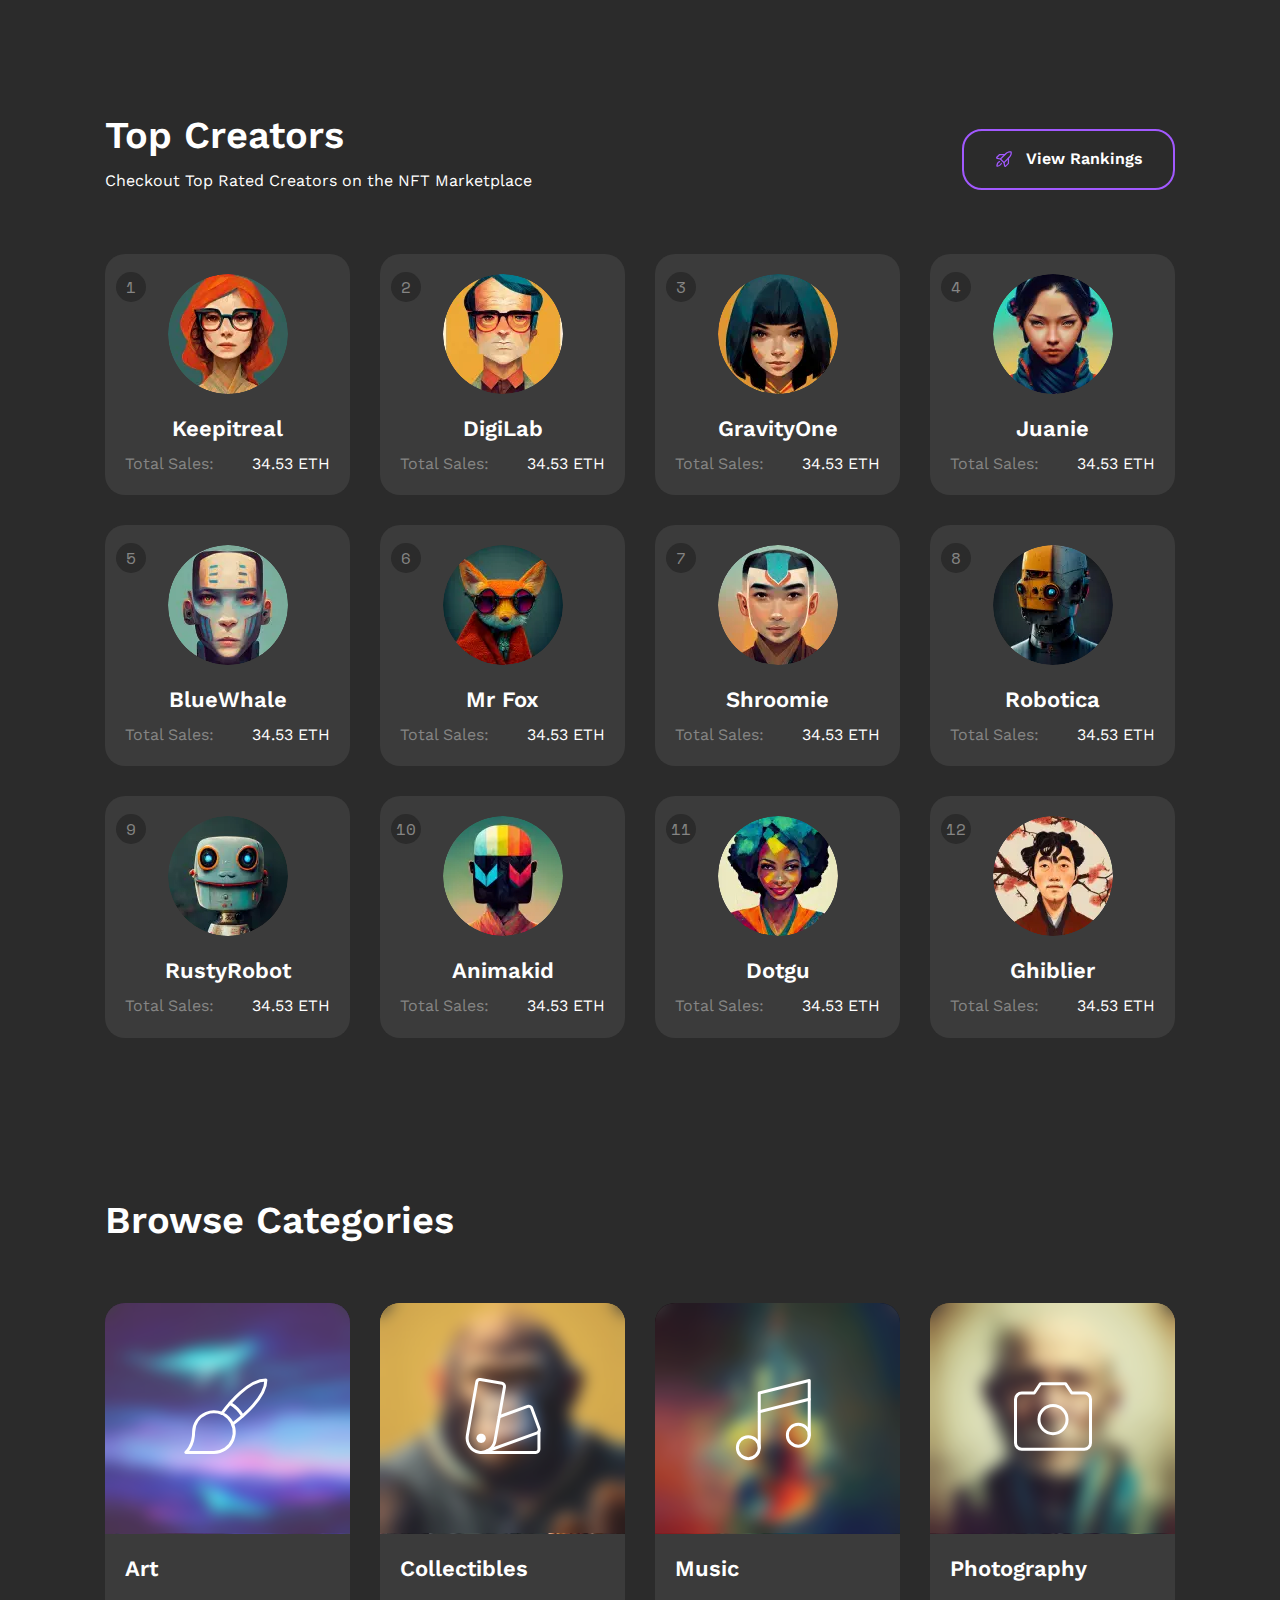
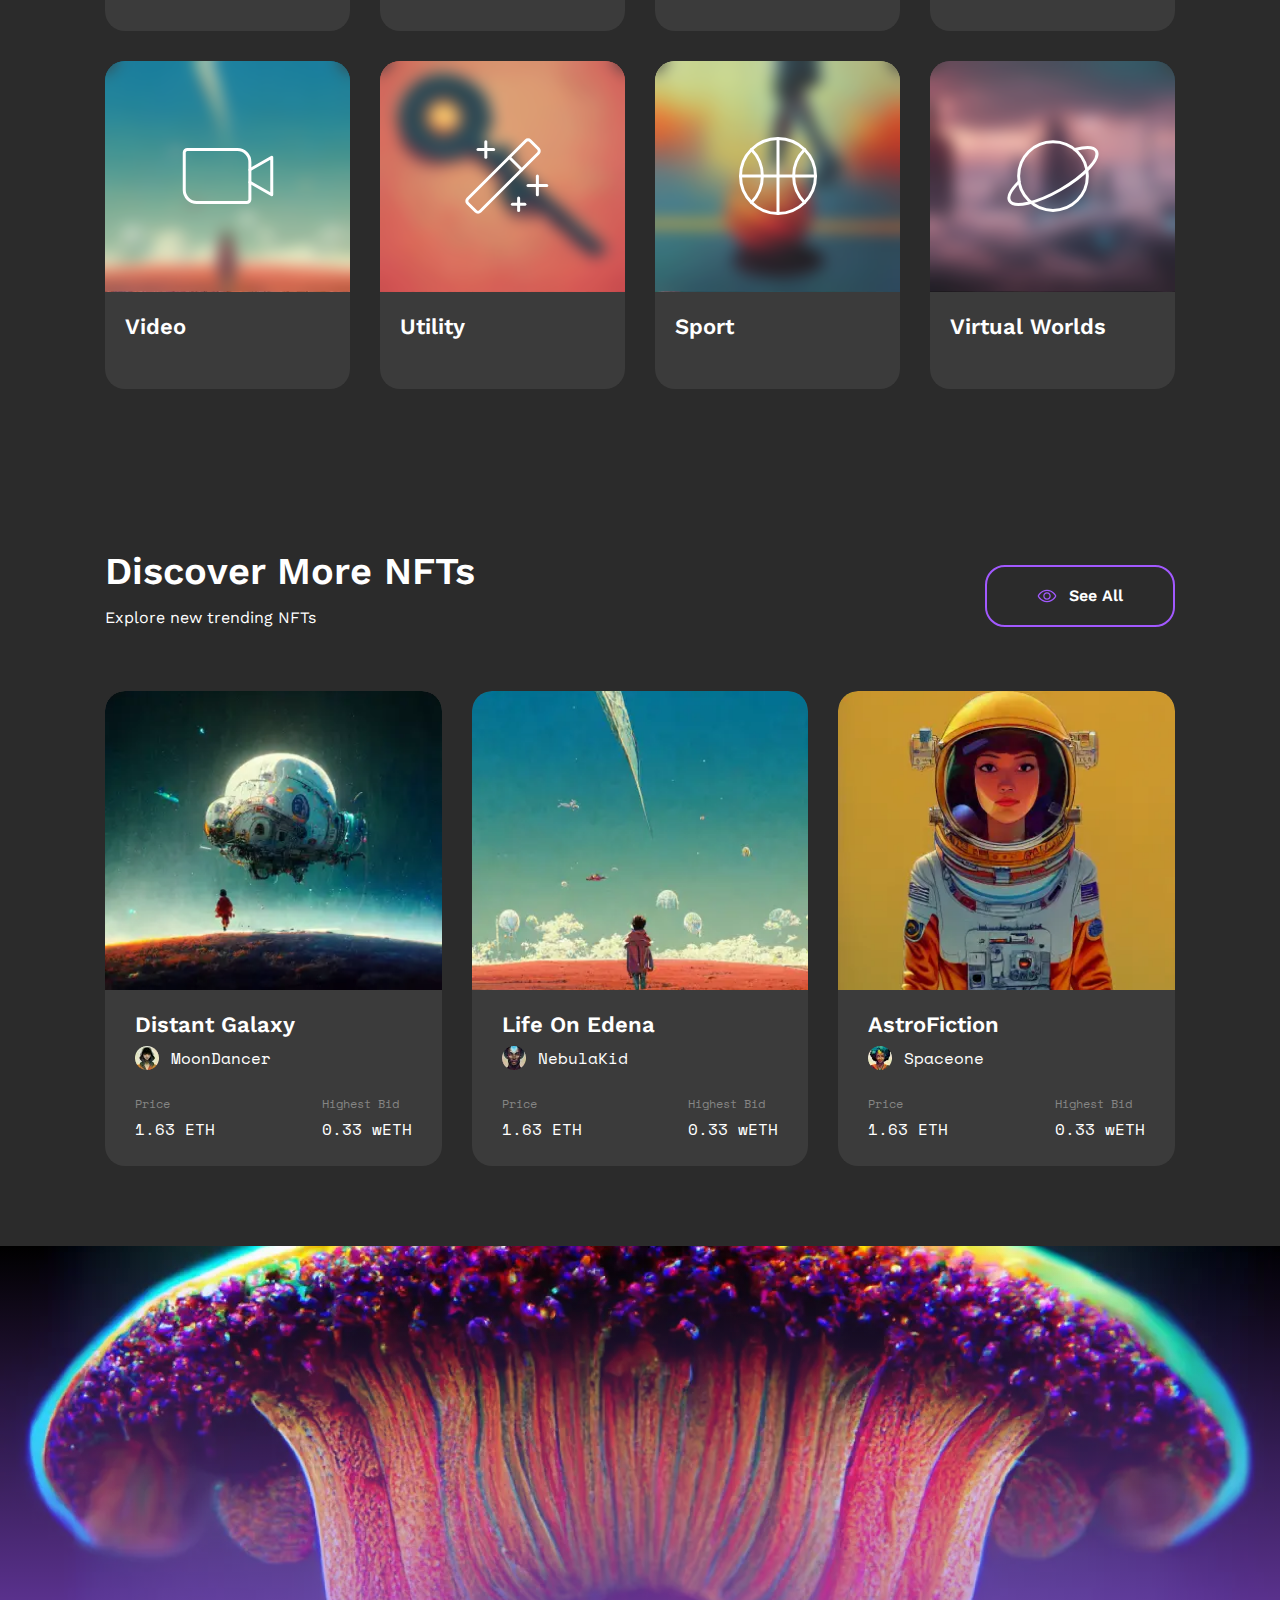
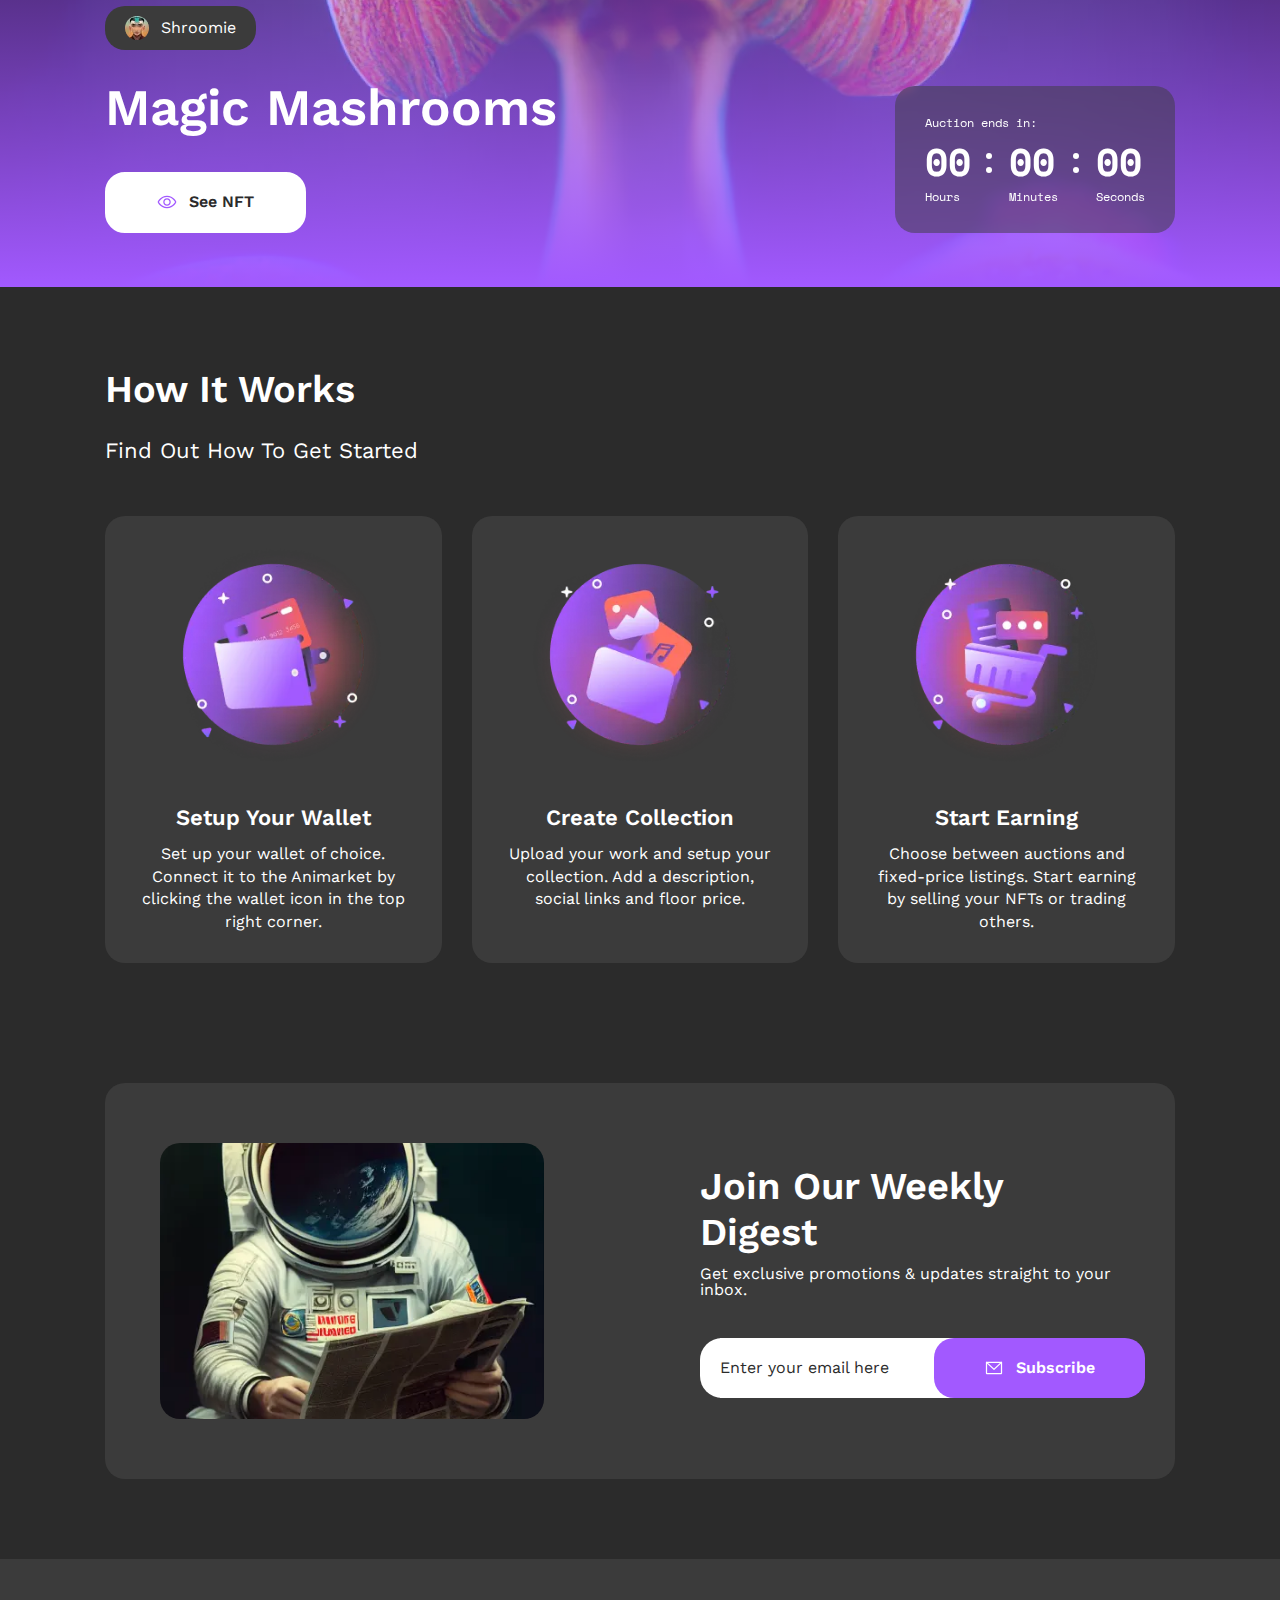
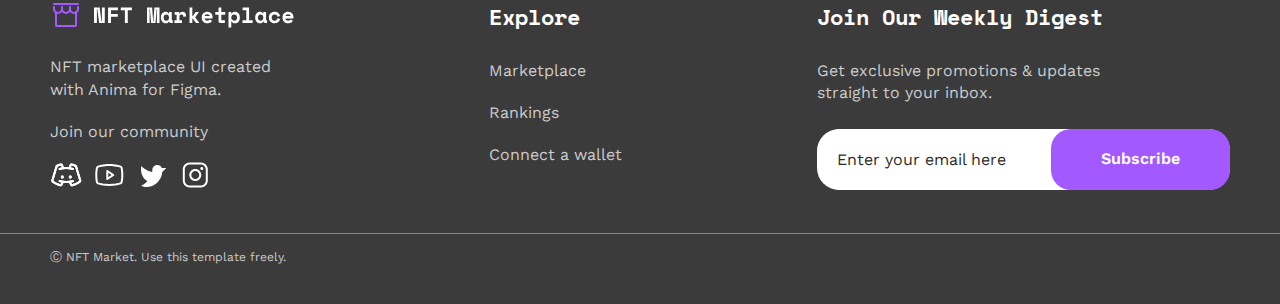
<file: home.html>
<!DOCTYPE html>
<html lang="en">

<head>
	<title>HomePage</title>
	<meta charset="UTF-8">
	<meta name="format-detection" content="telephone=no">
	<!-- <style>body{opacity: 0;}</style> -->
	<link rel="stylesheet" href="css/style.min.css?_v=20230201120240">
	<link rel="shortcut icon" href="favicon.ico">
	<!-- <meta name="robots" content="noindex, nofollow"> -->
	<meta name="viewport" content="width=device-width, initial-scale=1.0">
</head>

<body>
	<div class="wrapper">
		<header class="header">
			<div class="header__container">
				<div class="header__body">
					<div class="header__logo-block">
						<a href="" class="header__logo-icon"><img src="img/header/storefront.svg" alt="Logo"></a>
						<a href="" class="header__logo"><img src="img/header/nft-logo.svg" alt="Logo"></a>
					</div>
					<div class="header__menu menu">

						<nav class="menu__body">
							<ul class="menu__list">
								<li class="menu__item"><a href="" class="menu__link">Marketplace</a></li>
								<li class="menu__item"><a href="" class="menu__link">Rankings</a></li>
								<li class="menu__item"><a href="" class="menu__link">Connect a wallet</a></li>

							</ul>
						</nav>
						<div class="menu__btn">
							<a href="" data-da=".menu__body,991.98" class="menu__button button">
								<svg xmlns="http://www.w3.org/2000/svg" width="20" height="20" viewbox="0 0 20 20" fill="currentColor" class="icon-button">
									<path fill-rule="evenodd" clip-rule="evenodd" d="M10 3.125C7.58375 3.125 5.625 5.08375 5.625 7.5C5.625 9.91625 7.58375 11.875 10 11.875C12.4162 11.875 14.375 9.91625 14.375 7.5C14.375 5.08375 12.4162 3.125 10 3.125ZM4.375 7.5C4.375 4.3934 6.8934 1.875 10 1.875C13.1066 1.875 15.625 4.3934 15.625 7.5C15.625 10.6066 13.1066 13.125 10 13.125C6.8934 13.125 4.375 10.6066 4.375 7.5Z" />
									<path fill-rule="evenodd" clip-rule="evenodd" d="M10.0001 13.124C8.57374 13.124 7.17251 13.4995 5.93728 14.2128C4.70205 14.926 3.67634 15.9518 2.96327 17.1872C2.79071 17.4861 2.40848 17.5886 2.10953 17.416C1.81058 17.2435 1.70812 16.8612 1.88068 16.5623C2.70345 15.1369 3.88696 13.9532 5.31223 13.1303C6.7375 12.3073 8.3543 11.874 10.0001 11.874C11.6459 11.874 13.2627 12.3073 14.688 13.1303C16.1132 13.9532 17.2968 15.1369 18.1195 16.5623C18.2921 16.8612 18.1896 17.2435 17.8907 17.416C17.5917 17.5886 17.2095 17.4861 17.0369 17.1872C16.3239 15.9518 15.2982 14.926 14.0629 14.2128C12.8277 13.4995 11.4265 13.124 10.0001 13.124Z" />
								</svg>
								Sign Up</a>

						</div>

						<button type="button" class="menu__icon icon-menu"><span></span></button>

					</div>
				</div>
			</div>
		</header>
		<main class="page">
			<section class="page__main main">
				<div class="main__container">
					<div class="main__body">
						<div class="main__column">
							<h1 class="main__title title-main">Discover digital art & Collect NFTs</h1>
							<div class="main__text">
								<p>
									NFT marketplace UI created with Anima for Figma. Collect, buy and sell art from more than 20k NFT artists.
								</p>
							</div>
							<div class="main__card2"></div>
							<div class="main__btn">
								<a href="#" class="main__button button">
									<svg xmlns="http://www.w3.org/2000/svg" width="20" height="20" viewbox="0 0 20 20" fill="currentColor" class="raket-button">
										<path fill-rule="evenodd" clip-rule="evenodd" d="M6.17053 12.4494C6.28055 12.7766 6.10451 13.131 5.77734 13.241C4.71792 13.5973 4.15489 14.4866 3.85373 15.391C3.73414 15.7501 3.66189 16.0958 3.61848 16.3817C3.90434 16.3383 4.25006 16.266 4.60917 16.1464C5.51355 15.8453 6.4029 15.2823 6.75916 14.2228C6.86918 13.8957 7.2236 13.7196 7.55078 13.8296C7.87795 13.9397 8.05399 14.2941 7.94396 14.6213C7.4096 16.2103 6.08801 16.9715 5.00411 17.3324C4.45655 17.5148 3.94395 17.6048 3.5698 17.6497C3.38182 17.6722 3.22641 17.6836 3.116 17.6894C3.06074 17.6924 3.01658 17.6939 2.98505 17.6946C2.96928 17.695 2.95666 17.6952 2.94737 17.6954L2.93596 17.6955L2.93217 17.6955L2.93077 17.6955L2.93019 17.6955C2.92993 17.6955 2.92969 17.6955 2.92969 17.0705C2.30469 17.0705 2.30469 17.0702 2.30469 17.07L2.30469 17.0694L2.30469 17.068L2.30471 17.0642L2.30481 17.0528C2.30493 17.0435 2.30514 17.0309 2.30553 17.0151C2.30631 16.9836 2.30782 16.9394 2.31072 16.8842C2.31653 16.7738 2.32797 16.6184 2.35052 16.4304C2.3954 16.0562 2.48542 15.5436 2.66776 14.9961C3.0287 13.9122 3.78989 12.5906 5.37891 12.0562C5.70608 11.9462 6.0605 12.1222 6.17053 12.4494ZM2.92969 17.0705H2.30469C2.30469 17.4157 2.58451 17.6955 2.92969 17.6955V17.0705Z" />
										<path fill-rule="evenodd" clip-rule="evenodd" d="M16.5462 3.45406C15.8208 3.34943 14.0351 3.31002 12.2076 5.13753L7.34482 10.0003L10 12.6555L14.8627 7.79271C16.6903 5.9652 16.6508 4.17951 16.5462 3.45406ZM16.7275 2.21727C15.7298 2.07282 13.5058 2.07157 11.3237 4.25365L6.019 9.55834C5.90179 9.67555 5.83594 9.83452 5.83594 10.0003C5.83594 10.166 5.90179 10.325 6.019 10.4422L9.55806 13.9813C9.80214 14.2254 10.1979 14.2254 10.4419 13.9813L15.7466 8.67659C17.9287 6.49452 17.9275 4.27052 17.783 3.27282C17.7465 3.0058 17.6235 2.75803 17.4329 2.5674C17.2422 2.37678 16.9945 2.25382 16.7275 2.21727Z" />
										<path fill-rule="evenodd" clip-rule="evenodd" d="M14.422 8.49219C14.7672 8.49219 15.047 8.77201 15.047 9.11719V14.1641L15.0469 14.173C15.0423 14.5013 14.9086 14.8145 14.675 15.045L12.1527 17.575C11.9926 17.7349 11.7921 17.8484 11.5725 17.9033C11.353 17.9582 11.1227 17.9524 10.9061 17.8867C10.6896 17.8209 10.495 17.6976 10.343 17.5299C10.1912 17.3623 10.0877 17.1567 10.0435 16.9349C10.0434 16.9347 10.0435 16.9351 10.0435 16.9349L9.38731 13.6619C9.31946 13.3235 9.53882 12.9941 9.87727 12.9263C10.2157 12.8584 10.5451 13.0778 10.6129 13.4162L11.2694 16.6906L13.797 14.1552V9.11719C13.797 8.77201 14.0768 8.49219 14.422 8.49219Z" />
										<path fill-rule="evenodd" clip-rule="evenodd" d="M5.82722 4.95319L5.83612 4.95312H10.883C11.2282 4.95312 11.508 5.23295 11.508 5.57812C11.508 5.9233 11.2282 6.20312 10.883 6.20312H5.84496L5.83991 6.20828L5.83988 6.20825L3.30957 8.73075L3.31054 8.73094L6.58398 9.38719C6.92242 9.45504 7.14178 9.78441 7.07393 10.1229C7.00608 10.4613 6.67671 10.6807 6.33827 10.6128L3.0658 9.95675C3.06562 9.95671 3.06543 9.95668 3.06524 9.95664C2.84349 9.91244 2.63788 9.80892 2.47031 9.65711C2.3026 9.50516 2.17928 9.31054 2.11351 9.094C2.04775 8.87746 2.042 8.64712 2.09689 8.42757C2.15178 8.20802 2.26525 8.00749 2.42518 7.84738L2.42612 7.84644L2.42612 7.84644L4.95522 5.32514C5.18573 5.09151 5.49894 4.95786 5.82722 4.95319Z" />
									</svg>Get Started</a>
							</div>
							<div class="main__achion">
								<div class="main__item item-main">
									<div class="item-main__numer">240k+</div>
									<div class="item-main__text">Total Sale</div>
								</div>
								<div class="main__item item-main">
									<div class="item-main__numer">100k+</div>
									<div class="item-main__text">Auctions</div>
								</div>
								<div class="main__item item-main">
									<div class="item-main__numer">240k+</div>
									<div class="item-main__text">Artists</div>
								</div>
							</div>
						</div>
						<div data-da=".main__card2,834" class="main__card content-card">
							<div class="content-card__pic">
								<picture><source srcset="img/main/01.webp" type="image/webp"><img src="img/main/01.jpg" alt="picture"></picture>
							</div>
							<div class="content-card__title">Space Walking</div>
							<div class="content-card__item">
								<div class="content-card__img">
									<picture><source srcset="img/main/avatar.webp" type="image/webp"><img src="img/main/avatar.png" alt="picture-avatar"></picture>
								</div>
								<p class="content-card__text">Animakid</p>
							</div>
						</div>

					</div>
				</div>
			</section>
			<section class="page__tranding tranding">
				<div class="tranding__container">
					<div class="tranding__body">
						<h2 class="tranding__title title">Trending Collection</h2>
						<div class="tranding__text">
							<p>
								Checkout our weekly updated trending collection.
							</p>
						</div>

						<div class="slider-container" data-mobile="false">
							<div class="swiper-wrapper">
								<div class="card">
									<a href="#" class="card__picture">
										<div class="card__pic">
											<picture><source srcset="img/tranding/01.webp" type="image/webp"><img src="img/tranding/01.png" alt="img"></picture>
										</div>
									</a>

									<div class="card__item item-card">
										<a href="#" class="item-card__pic">
											<picture><source srcset="img/tranding/01-02.webp" type="image/webp"><img src="img/tranding/01-02.png" alt="img"></picture>
										</a>
										<a href="#" class="item-card__pic">
											<picture><source srcset="img/tranding/01-03.webp" type="image/webp"><img src="img/tranding/01-03.png" alt="img"></picture>
										</a>
										<a href="#" class="item-card__pic">
											<span>1025+</span>
										</a>

									</div>
									<a href="#" class="card__title">
										<p>DSGN Animals</p>
									</a>
									<div class="card__box box-card">
										<div class="box-card__pic">
											<picture><source srcset="img/tranding/01-avatar.webp" type="image/webp"><img src="img/tranding/01-avatar.png" alt="img"></picture>
										</div>
										<div class="box-card__text">
											<p>MrFox</p>
										</div>
									</div>
								</div>
								<div class="card">
									<a href="#" class="card__picture">
										<div class="card__pic">
											<picture><source srcset="img/tranding/02.webp" type="image/webp"><img src="img/tranding/02.png" alt="img"></picture>
										</div>
									</a>
									<div class="card__item item-card">
										<a href="#" class="item-card__pic">
											<picture><source srcset="img/tranding/02-02.webp" type="image/webp"><img src="img/tranding/02-02.png" alt="img"></picture>
										</a>
										<a href="#" class="item-card__pic">
											<picture><source srcset="img/tranding/02-03.webp" type="image/webp"><img src="img/tranding/02-03.png" alt="img"></picture>
										</a>
										<a href="#" class="item-card__pic">
											<span>1025+</span>
										</a>

									</div>
									<a href="#" class="card__title">
										<p>Magic Mushrooms</p>
									</a>
									<div class="card__box box-card">
										<div class="box-card__pic">
											<picture><source srcset="img/tranding/02-avatar.webp" type="image/webp"><img src="img/tranding/02-avatar.png" alt="img"></picture>
										</div>
										<div class="box-card__text">
											<p>Shroomie</p>
										</div>
									</div>
								</div>
								<div class="card">
									<a href="#" class="card__picture">
										<div class="card__pic">
											<picture><source srcset="img/tranding/03.webp" type="image/webp"><img src="img/tranding/03.png" alt="img"></picture>
										</div>
									</a>
									<div class="card__item item-card">
										<a href="#" class="item-card__pic">
											<picture><source srcset="img/tranding/03-02.webp" type="image/webp"><img src="img/tranding/03-02.png" alt="img"></picture>
										</a>
										<a href="#" class="item-card__pic">
											<picture><source srcset="img/tranding/03-03.webp" type="image/webp"><img src="img/tranding/03-03.png" alt="img"></picture>
										</a>
										<a href="#" class="item-card__pic">
											<span>1025+</span>
										</a>

									</div>
									<a href="#" class="card__title">
										<p>Disco Machines</p>
									</a>
									<div class="card__box box-card">
										<div class="box-card__pic">
											<picture><source srcset="img/tranding/03-avatar.webp" type="image/webp"><img src="img/tranding/03-avatar.png" alt="img"></picture>
										</div>
										<div class="box-card__text">
											<p>BeKind2Robots</p>
										</div>
									</div>
								</div>

							</div>

						</div>
					</div>

				</div>
			</section>
			<section class="gage__creators creators">
				<div class="creators__container">
					<div class="creators__body">
						<div class="creators__header header-creators">
							<div class="header-creators__content">
								<div class="header-creators__top">
									<h2 class="header-creators__title title">Top creators</h2>
									<div class="header-creators__text">
										<p>
											Checkout Top Rated Creators on the NFT Marketplace
										</p>
									</div>
								</div>

								<div data-da=".creators__body,670" class="header-creators__btn">
									<a href="#" class="header-creators__button button--black">
										<svg xmlns="http://www.w3.org/2000/svg" width="20" height="20" viewbox="0 0 20 20" fill="currentColor" class="raket-button-red">
											<path fill-rule="evenodd" clip-rule="evenodd" d="M6.17053 12.4494C6.28055 12.7766 6.10451 13.131 5.77734 13.241C4.71792 13.5973 4.15489 14.4866 3.85373 15.391C3.73414 15.7501 3.66189 16.0958 3.61848 16.3817C3.90434 16.3383 4.25006 16.266 4.60917 16.1464C5.51355 15.8453 6.4029 15.2823 6.75916 14.2228C6.86918 13.8957 7.2236 13.7196 7.55078 13.8296C7.87795 13.9397 8.05399 14.2941 7.94396 14.6213C7.4096 16.2103 6.08801 16.9715 5.00411 17.3324C4.45655 17.5148 3.94395 17.6048 3.5698 17.6497C3.38182 17.6722 3.22641 17.6836 3.116 17.6894C3.06074 17.6924 3.01658 17.6939 2.98505 17.6946C2.96928 17.695 2.95666 17.6952 2.94737 17.6954L2.93596 17.6955L2.93217 17.6955L2.93077 17.6955L2.93019 17.6955C2.92993 17.6955 2.92969 17.6955 2.92969 17.0705C2.30469 17.0705 2.30469 17.0702 2.30469 17.07L2.30469 17.0694L2.30469 17.068L2.30471 17.0642L2.30481 17.0528C2.30493 17.0435 2.30514 17.0309 2.30553 17.0151C2.30631 16.9836 2.30782 16.9394 2.31072 16.8842C2.31653 16.7738 2.32797 16.6184 2.35052 16.4304C2.3954 16.0562 2.48542 15.5436 2.66776 14.9961C3.0287 13.9122 3.78989 12.5906 5.37891 12.0562C5.70608 11.9462 6.0605 12.1222 6.17053 12.4494ZM2.92969 17.0705H2.30469C2.30469 17.4157 2.58451 17.6955 2.92969 17.6955V17.0705Z" />
											<path fill-rule="evenodd" clip-rule="evenodd" d="M16.5462 3.45406C15.8208 3.34943 14.0351 3.31002 12.2076 5.13753L7.34482 10.0003L10 12.6555L14.8627 7.79271C16.6903 5.9652 16.6508 4.17951 16.5462 3.45406ZM16.7275 2.21727C15.7298 2.07282 13.5058 2.07157 11.3237 4.25365L6.019 9.55834C5.90179 9.67555 5.83594 9.83452 5.83594 10.0003C5.83594 10.166 5.90179 10.325 6.019 10.4422L9.55806 13.9813C9.80214 14.2254 10.1979 14.2254 10.4419 13.9813L15.7466 8.67659C17.9287 6.49452 17.9275 4.27052 17.783 3.27282C17.7465 3.0058 17.6235 2.75803 17.4329 2.5674C17.2422 2.37678 16.9945 2.25382 16.7275 2.21727Z" />
											<path fill-rule="evenodd" clip-rule="evenodd" d="M14.422 8.49219C14.7672 8.49219 15.047 8.77201 15.047 9.11719V14.1641L15.0469 14.173C15.0423 14.5013 14.9086 14.8145 14.675 15.045L12.1527 17.575C11.9926 17.7349 11.7921 17.8484 11.5725 17.9033C11.353 17.9582 11.1227 17.9524 10.9061 17.8867C10.6896 17.8209 10.495 17.6976 10.343 17.5299C10.1912 17.3623 10.0877 17.1567 10.0435 16.9349C10.0434 16.9347 10.0435 16.9351 10.0435 16.9349L9.38731 13.6619C9.31946 13.3235 9.53882 12.9941 9.87727 12.9263C10.2157 12.8584 10.5451 13.0778 10.6129 13.4162L11.2694 16.6906L13.797 14.1552V9.11719C13.797 8.77201 14.0768 8.49219 14.422 8.49219Z" />
											<path fill-rule="evenodd" clip-rule="evenodd" d="M5.82722 4.95319L5.83612 4.95312H10.883C11.2282 4.95312 11.508 5.23295 11.508 5.57812C11.508 5.9233 11.2282 6.20312 10.883 6.20312H5.84496L5.83991 6.20828L5.83988 6.20825L3.30957 8.73075L3.31054 8.73094L6.58398 9.38719C6.92242 9.45504 7.14178 9.78441 7.07393 10.1229C7.00608 10.4613 6.67671 10.6807 6.33827 10.6128L3.0658 9.95675C3.06562 9.95671 3.06543 9.95668 3.06524 9.95664C2.84349 9.91244 2.63788 9.80892 2.47031 9.65711C2.3026 9.50516 2.17928 9.31054 2.11351 9.094C2.04775 8.87746 2.042 8.64712 2.09689 8.42757C2.15178 8.20802 2.26525 8.00749 2.42518 7.84738L2.42612 7.84644L2.42612 7.84644L4.95522 5.32514C5.18573 5.09151 5.49894 4.95786 5.82722 4.95319Z" />
										</svg>View Rankings</a>
								</div>
							</div>


						</div>
						<div class="creators__row">
							<div class="creators__card card-creators"><span>1</span>
								<div class="card-creators__body">
									<a href="#" class="card-creators__picture">
										<div class="card-creators__pic">
											<picture><source srcset="img/creators/01.webp" type="image/webp"><img src="img/creators/01.png" alt="picture"></picture>
										</div>
									</a>
									<div class="card-creators__row">
										<div class="card-creators__title">
											<a href="#" class="card-creators__link">Keepitreal</a>
										</div>

										<div class="card-creators__price price-card-creators">
											<div class="price-card-creators__title">Total Sales:</div>
											<div class="price-card-creators__price">34.53 ETH</div>
										</div>
									</div>

								</div>

							</div>
							<div class="creators__card card-creators"><span>2</span>
								<div class="card-creators__body">
									<a href="#" class="card-creators__picture">
										<div class="card-creators__pic">
											<picture><source srcset="img/creators/02.webp" type="image/webp"><img src="img/creators/02.png" alt="picture"></picture>
										</div>
									</a>
									<div class="card-creators__row">
										<div class="card-creators__title">
											<a href="#" class="card-creators__link">DigiLab</a>
										</div>

										<div class="card-creators__price price-card-creators">
											<div class="price-card-creators__title">Total Sales:</div>
											<div class="price-card-creators__price">34.53 ETH</div>
										</div>
									</div>

								</div>

							</div>
							<div class="creators__card card-creators"><span>3</span>
								<div class="card-creators__body">
									<a href="#" class="card-creators__picture">
										<div class="card-creators__pic">
											<picture><source srcset="img/creators/03.webp" type="image/webp"><img src="img/creators/03.png" alt="picture"></picture>
										</div>
									</a>
									<div class="card-creators__row">
										<div class="card-creators__title">
											<a href="#" class="card-creators__link">GravityOne</a>
										</div>

										<div class="card-creators__price price-card-creators">
											<div class="price-card-creators__title">Total Sales:</div>
											<div class="price-card-creators__price">34.53 ETH</div>
										</div>
									</div>

								</div>

							</div>
							<div class="creators__card card-creators"><span>4</span>
								<div class="card-creators__body">
									<a href="#" class="card-creators__picture">
										<div class="card-creators__pic">
											<picture><source srcset="img/creators/04.webp" type="image/webp"><img src="img/creators/04.png" alt="picture"></picture>
										</div>
									</a>
									<div class="card-creators__row">
										<div class="card-creators__title">
											<a href="#" class="card-creators__link">Juanie</a>
										</div>

										<div class="card-creators__price price-card-creators">
											<div class="price-card-creators__title">Total Sales:</div>
											<div class="price-card-creators__price">34.53 ETH</div>
										</div>
									</div>

								</div>

							</div>
							<div class="creators__card card-creators"><span>5</span>
								<div class="card-creators__body">
									<a href="#" class="card-creators__picture">
										<div class="card-creators__pic">
											<picture><source srcset="img/creators/05.webp" type="image/webp"><img src="img/creators/05.png" alt="picture"></picture>
										</div>
									</a>
									<div class="card-creators__row">
										<div class="card-creators__title">
											<a href="#" class="card-creators__link">BlueWhale</a>
										</div>

										<div class="card-creators__price price-card-creators">
											<div class="price-card-creators__title">Total Sales:</div>
											<div class="price-card-creators__price">34.53 ETH</div>
										</div>
									</div>

								</div>

							</div>
							<div class="creators__card card-creators"><span>6</span>
								<div class="card-creators__body">
									<a href="#" class="card-creators__picture">
										<div class="card-creators__pic">
											<picture><source srcset="img/creators/06.webp" type="image/webp"><img src="img/creators/06.png" alt="picture"></picture>
										</div>
									</a>
									<div class="card-creators__row">
										<div class="card-creators__title">
											<a href="#" class="card-creators__link">Mr Fox</a>
										</div>

										<div class="card-creators__price price-card-creators">
											<div class="price-card-creators__title">Total Sales:</div>
											<div class="price-card-creators__price">34.53 ETH</div>
										</div>
									</div>

								</div>

							</div>
							<div class="creators__card card-creators"><span>7</span>
								<div class="card-creators__body">
									<a href="#" class="card-creators__picture">
										<div class="card-creators__pic">
											<picture><source srcset="img/creators/07.webp" type="image/webp"><img src="img/creators/07.png" alt="picture"></picture>
										</div>
									</a>
									<div class="card-creators__row">
										<div class="card-creators__title">
											<a href="#" class="card-creators__link">Shroomie</a>
										</div>

										<div class="card-creators__price price-card-creators">
											<div class="price-card-creators__title">Total Sales:</div>
											<div class="price-card-creators__price">34.53 ETH</div>
										</div>
									</div>

								</div>

							</div>
							<div class="creators__card card-creators"><span>8</span>
								<div class="card-creators__body">
									<a href="#" class="card-creators__picture">
										<div class="card-creators__pic">
											<picture><source srcset="img/creators/08.webp" type="image/webp"><img src="img/creators/08.png" alt="picture"></picture>
										</div>
									</a>
									<div class="card-creators__row">
										<div class="card-creators__title">
											<a href="#" class="card-creators__link">robotica</a>
										</div>

										<div class="card-creators__price price-card-creators">
											<div class="price-card-creators__title">Total Sales:</div>
											<div class="price-card-creators__price">34.53 ETH</div>
										</div>
									</div>

								</div>

							</div>
							<div class="creators__card card-creators"><span>9</span>
								<div class="card-creators__body">
									<a href="#" class="card-creators__picture">
										<div class="card-creators__pic">
											<picture><source srcset="img/creators/09.webp" type="image/webp"><img src="img/creators/09.png" alt="picture"></picture>
										</div>
									</a>
									<div class="card-creators__row">
										<div class="card-creators__title">
											<a href="#" class="card-creators__link">RustyRobot</a>
										</div>

										<div class="card-creators__price price-card-creators">
											<div class="price-card-creators__title">Total Sales:</div>
											<div class="price-card-creators__price">34.53 ETH</div>
										</div>
									</div>

								</div>

							</div>
							<div class="creators__card card-creators"><span>10</span>
								<div class="card-creators__body">
									<a href="#" class="card-creators__picture">
										<div class="card-creators__pic">
											<picture><source srcset="img/creators/10.webp" type="image/webp"><img src="img/creators/10.png" alt="picture"></picture>
										</div>
									</a>
									<div class="card-creators__row">
										<div class="card-creators__title">
											<a href="#" class="card-creators__link">animakid</a>
										</div>

										<div class="card-creators__price price-card-creators">
											<div class="price-card-creators__title">Total Sales:</div>
											<div class="price-card-creators__price">34.53 ETH</div>
										</div>
									</div>

								</div>

							</div>
							<div class="creators__card card-creators"><span>11</span>
								<div class="card-creators__body">
									<a href="#" class="card-creators__picture">
										<div class="card-creators__pic">
											<picture><source srcset="img/creators/11.webp" type="image/webp"><img src="img/creators/11.png" alt="picture"></picture>
										</div>
									</a>
									<div class="card-creators__row">
										<div class="card-creators__title">
											<a href="#" class="card-creators__link">Dotgu</a>
										</div>

										<div class="card-creators__price price-card-creators">
											<div class="price-card-creators__title">Total Sales:</div>
											<div class="price-card-creators__price">34.53 ETH</div>
										</div>
									</div>
								</div>

							</div>
							<div class="creators__card card-creators"><span>12</span>
								<div class="card-creators__body">
									<a href="#" class="card-creators__picture">
										<div class="card-creators__pic">
											<picture><source srcset="img/creators/12.webp" type="image/webp"><img src="img/creators/12.png" alt="picture"></picture>
										</div>
									</a>
									<div class="card-creators__row">
										<div class="card-creators__title">
											<a href="#" class="card-creators__link">Ghiblier</a>
										</div>

										<div class="card-creators__price price-card-creators">
											<div class="price-card-creators__title">Total Sales:</div>
											<div class="price-card-creators__price">34.53 ETH</div>
										</div>
									</div>

								</div>

							</div>


						</div>

					</div>
				</div>

			</section>
			<section class="page__browse browse">
				<div class="browse__container">
					<div class="browse__body">
						<h2 class="browse__title title">Browse Categories</h2>
						<div class="browse__row row-browse">
							<div class="row-browse__card">
								<a href="#" class="row-browse__picture">
									<div class="row-browse__pic">
										<picture><source srcset="img/browse/01.webp" type="image/webp"><img src="img/browse/01.png" alt="picture"></picture>
									</div>
									<div class="row-browse__pic-icon">
										<img src="img/browse/01-icon.svg" alt="icon">
									</div>
								</a>
								<div class="row-browse__title">
									<a href="#" class="row-browse__link">Art</a>
								</div>

							</div>
							<div class="row-browse__card">
								<a href="#" class="row-browse__picture">
									<div class="row-browse__pic">
										<picture><source srcset="img/browse/02.webp" type="image/webp"><img src="img/browse/02.png" alt="picture"></picture>
									</div>
									<div class="row-browse__pic-icon">
										<img src="img/browse/02-icon.svg" alt="icon">
									</div>

								</a>
								<div class="row-browse__title">
									<a href="#" class="row-browse__link">Collectibles</a>
								</div>

							</div>
							<div class="row-browse__card">
								<a href="#" class="row-browse__picture">
									<div class="row-browse__pic">
										<picture><source srcset="img/browse/03.webp" type="image/webp"><img src="img/browse/03.png" alt="picture"></picture>
									</div>
									<div class="row-browse__pic-icon">
										<img src="img/browse/03-icon.svg" alt="icon">
									</div>

								</a>
								<div class="row-browse__title">
									<a href="#" class="row-browse__link">Music</a>
								</div>

							</div>
							<div class="row-browse__card">
								<a href="#" class="row-browse__picture">
									<div class="row-browse__pic">
										<picture><source srcset="img/browse/04.webp" type="image/webp"><img src="img/browse/04.png" alt="picture"></picture>
									</div>
									<div class="row-browse__pic-icon">
										<img src="img/browse/04-icon.svg" alt="icon">
									</div>

								</a>
								<div class="row-browse__title">
									<a href="#" class="row-browse__link">Photography</a>
								</div>

							</div>
							<div class="row-browse__card">
								<a href="#" class="row-browse__picture">
									<div class="row-browse__pic">
										<picture><source srcset="img/browse/05.webp" type="image/webp"><img src="img/browse/05.png" alt="picture"></picture>
									</div>
									<div class="row-browse__pic-icon">
										<img src="img/browse/05-icon.svg" alt="icon">
									</div>

								</a>
								<div class="row-browse__title">
									<a href="#" class="row-browse__link">Video</a>
								</div>

							</div>
							<div class="row-browse__card">
								<a href="#" class="row-browse__picture">
									<div class="row-browse__pic">
										<picture><source srcset="img/browse/06.webp" type="image/webp"><img src="img/browse/06.png" alt="picture"></picture>
									</div>
									<div class="row-browse__pic-icon">
										<img src="img/browse/06-icon.svg" alt="icon">
									</div>

								</a>
								<div class="row-browse__title">
									<a href="#" class="row-browse__link">Utility</a>
								</div>

							</div>
							<div class="row-browse__card">
								<a href="#" class="row-browse__picture">
									<div class="row-browse__pic">
										<picture><source srcset="img/browse/07.webp" type="image/webp"><img src="img/browse/07.png" alt="picture"></picture>
									</div>
									<div class="row-browse__pic-icon">
										<img src="img/browse/07-icon.svg" alt="icon">
									</div>

								</a>
								<div class="row-browse__title">
									<a href="#" class="row-browse__link">Sport</a>
								</div>

							</div>
							<div class="row-browse__card">
								<a href="#" class="row-browse__picture">

									<div class="row-browse__pic">
										<picture><source srcset="img/browse/08.webp" type="image/webp"><img src="img/browse/08.png" alt="picture"></picture>
									</div>
									<div class="row-browse__pic-icon">
										<img src="img/browse/08-icon.svg" alt="icon">
									</div>

								</a>
								<div class="row-browse__title">
									<a href="#" class="row-browse__link">Virtual Worlds</a>
								</div>

							</div>
						</div>
					</div>
				</div>
			</section>
			<section class="page__discover discover">
				<div class="discover__container">
					<div class="discover__body">
						<div class="discover__content">
							<div class="discover__top">
								<h2 class="discover__title title">Discover More NFTs</h2>
								<div class="discover__text">
									<p>
										Explore new trending NFTs
									</p>
								</div>
							</div>

							<div data-da=".discover__body,500" class="discover__btn">
								<a href="#" class="discover__button button--see">
									<svg xmlns="http://www.w3.org/2000/svg" width="20" height="20" viewbox="0 0 20 20" fill="currentColor" class="see-button-red">
										<path fill-rule="evenodd" clip-rule="evenodd" d="M2.83931 6.74556C4.3292 5.25567 6.66714 3.75 10 3.75C13.3329 3.75 15.6708 5.25567 17.1607 6.74556C17.9038 7.4887 18.4397 8.23076 18.7906 8.78809C18.9664 9.06724 19.0966 9.30146 19.184 9.4683C19.2277 9.55176 19.2608 9.61849 19.2835 9.66569C19.2949 9.6893 19.3037 9.70804 19.3099 9.72157L19.3174 9.7379L19.3197 9.74306L19.3206 9.74487L19.3209 9.74558C19.321 9.74588 19.3211 9.74616 18.75 10C19.3211 10.2538 19.321 10.2541 19.3209 10.2544L19.3206 10.2551L19.3197 10.2569L19.3174 10.2621L19.3099 10.2784C19.3037 10.292 19.2949 10.3107 19.2835 10.3343C19.2608 10.3815 19.2277 10.4482 19.184 10.5317C19.0966 10.6985 18.9664 10.9328 18.7906 11.2119C18.4397 11.7692 17.9038 12.5113 17.1607 13.2544C15.6708 14.7443 13.3329 16.25 10 16.25C6.66714 16.25 4.3292 14.7443 2.83931 13.2544C2.09617 12.5113 1.5603 11.7692 1.20939 11.2119C1.03362 10.9328 0.903373 10.6985 0.815984 10.5317C0.772267 10.4482 0.739205 10.3815 0.716476 10.3343C0.705109 10.3107 0.696319 10.292 0.690066 10.2784L0.682582 10.2621L0.680256 10.2569L0.679445 10.2551L0.679127 10.2544C0.678993 10.2541 0.678868 10.2538 1.25 10C0.678868 9.74616 0.678993 9.74588 0.679127 9.74558L0.679445 9.74487L0.680256 9.74306L0.682582 9.7379L0.690066 9.72157C0.696319 9.70804 0.705109 9.6893 0.716476 9.66569C0.739205 9.61849 0.772267 9.55176 0.815984 9.4683C0.903373 9.30146 1.03362 9.06724 1.20939 8.78809C1.5603 8.23076 2.09617 7.4887 2.83931 6.74556ZM1.25 10L0.678868 9.74616C0.607044 9.90777 0.607044 10.0922 0.678868 10.2538L1.25 10ZM1.94882 10C2.02235 10.1377 2.12794 10.3248 2.26718 10.5459C2.58033 11.0433 3.06008 11.7074 3.72319 12.3706C5.0458 13.6932 7.08286 15 10 15C12.9171 15 14.9542 13.6932 16.2768 12.3706C16.9399 11.7074 17.4197 11.0433 17.7328 10.5459C17.8721 10.3248 17.9777 10.1377 18.0512 10C17.9777 9.86227 17.8721 9.67524 17.7328 9.4541C17.4197 8.95674 16.9399 8.29255 16.2768 7.62944C14.9542 6.30683 12.9171 5 10 5C7.08286 5 5.0458 6.30683 3.72319 7.62944C3.06008 8.29255 2.58033 8.95674 2.26718 9.4541C2.12794 9.67524 2.02235 9.86227 1.94882 10ZM18.75 10L19.3211 10.2538C19.393 10.0922 19.393 9.90777 19.3211 9.74616L18.75 10Z" />
										<path fill-rule="evenodd" clip-rule="evenodd" d="M10 7.5C8.61929 7.5 7.5 8.61929 7.5 10C7.5 11.3807 8.61929 12.5 10 12.5C11.3807 12.5 12.5 11.3807 12.5 10C12.5 8.61929 11.3807 7.5 10 7.5ZM6.25 10C6.25 7.92893 7.92893 6.25 10 6.25C12.0711 6.25 13.75 7.92893 13.75 10C13.75 12.0711 12.0711 13.75 10 13.75C7.92893 13.75 6.25 12.0711 6.25 10Z" />
									</svg>
									See All</a>
							</div>
						</div>
						<div class="discover__row">
							<div class="card-item">
								<a href="#" class="card-item__picture">
									<div class="card-item__pic">
										<picture><source srcset="img/discover/01.webp" type="image/webp"><img src="img/discover/01.png" alt="picture"></picture>
									</div>
								</a>
								<div class="card-item__title">
									<a href="#" class="card-item__link">Distant Galaxy</a>
								</div>
								<div class="card-item__avatar avatar">

									<div class="avatar__pic">
										<picture><source srcset="img/discover/01-avatar.webp" type="image/webp"><img src="img/discover/01-avatar.png" alt="avatar"></picture>
									</div>


									<div class="avatar__name">
										MoonDancer</div>

								</div>
								<div class="card-item__price price">
									<div class="price__item">
										<div class="price__title">Price</div>
										<div class="price__numer">1.63 ETH</div>
									</div>
									<div class="price__item">
										<div class="price__title">Highest Bid</div>
										<div class="price__numer">0.33 wETH</div>
									</div>
								</div>
							</div>
							<div class="card-item">
								<a href="#" class="card-item__picture">
									<div class="card-item__pic">
										<picture><source srcset="img/discover/02.webp" type="image/webp"><img src="img/discover/02.png" alt="picture"></picture>
									</div>
								</a>
								<div class="card-item__title">
									<a href="#" class="card-item__link">Life On Edena</a>
								</div>
								<div class="card-item__avatar avatar">

									<div class="avatar__pic">
										<picture><source srcset="img/discover/02-avatar.webp" type="image/webp"><img src="img/discover/02-avatar.png" alt="avatar"></picture>
									</div>


									<div class="avatar__name">
										NebulaKid</div>

								</div>
								<div class="card-item__price price">
									<div class="price__item">
										<div class="price__title">Price</div>
										<div class="price__numer">1.63 ETH</div>
									</div>
									<div class="price__item">
										<div class="price__title">Highest Bid</div>
										<div class="price__numer">0.33 wETH</div>
									</div>
								</div>
							</div>
							<div class="card-item">
								<a href="#" class="card-item__picture">
									<div class="card-item__pic">
										<picture><source srcset="img/discover/03.webp" type="image/webp"><img src="img/discover/03.png" alt="picture"></picture>
									</div>
								</a>
								<div class="card-item__title">
									<a href="#" class="card-item__link">AstroFiction</a>
								</div>
								<div class="card-item__avatar avatar">

									<div class="avatar__pic">
										<picture><source srcset="img/discover/03-avatar.webp" type="image/webp"><img src="img/discover/03-avatar.png" alt="avatar"></picture>
									</div>


									<div class="avatar__name">
										Spaceone</div>

								</div>
								<div class="card-item__price price">
									<div class="price__item">
										<div class="price__title">Price</div>
										<div class="price__numer">1.63 ETH</div>
									</div>
									<div class="price__item">
										<div class="price__title">Highest Bid</div>
										<div class="price__numer">0.33 wETH</div>
									</div>
								</div>
							</div>
						</div>
					</div>
				</div>
			</section>
			<section class="page__magic magic">
				<div class="magic__container">
					<div class="magic__body">
						<div class="magic__box box-magic">
							<div class="box-magic__pic">
								<picture><source srcset="img/magic/avatar-placeholder.webp" type="image/webp"><img src="img/magic/avatar-placeholder.png" alt="icon"></picture>
							</div>
							<div class="box-magic__text">Shroomie</div>

						</div>
						<div class="magic__content content-magic">
							<div class="content-magic__box">
								<h2 class="content-magic__title title--magic">Magic Mashrooms</h2>
								<div class="content-magic__row"></div>
								<div class="content-magic__btn">
									<a href="#" class="content-magic__button button--seewhrite">
										<svg xmlns="http://www.w3.org/2000/svg" width="20" height="20" viewbox="0 0 20 20" fill="currentColor" class="see-button-red">
											<path fill-rule="evenodd" clip-rule="evenodd" d="M2.83931 6.74556C4.3292 5.25567 6.66714 3.75 10 3.75C13.3329 3.75 15.6708 5.25567 17.1607 6.74556C17.9038 7.4887 18.4397 8.23076 18.7906 8.78809C18.9664 9.06724 19.0966 9.30146 19.184 9.4683C19.2277 9.55176 19.2608 9.61849 19.2835 9.66569C19.2949 9.6893 19.3037 9.70804 19.3099 9.72157L19.3174 9.7379L19.3197 9.74306L19.3206 9.74487L19.3209 9.74558C19.321 9.74588 19.3211 9.74616 18.75 10C19.3211 10.2538 19.321 10.2541 19.3209 10.2544L19.3206 10.2551L19.3197 10.2569L19.3174 10.2621L19.3099 10.2784C19.3037 10.292 19.2949 10.3107 19.2835 10.3343C19.2608 10.3815 19.2277 10.4482 19.184 10.5317C19.0966 10.6985 18.9664 10.9328 18.7906 11.2119C18.4397 11.7692 17.9038 12.5113 17.1607 13.2544C15.6708 14.7443 13.3329 16.25 10 16.25C6.66714 16.25 4.3292 14.7443 2.83931 13.2544C2.09617 12.5113 1.5603 11.7692 1.20939 11.2119C1.03362 10.9328 0.903373 10.6985 0.815984 10.5317C0.772267 10.4482 0.739205 10.3815 0.716476 10.3343C0.705109 10.3107 0.696319 10.292 0.690066 10.2784L0.682582 10.2621L0.680256 10.2569L0.679445 10.2551L0.679127 10.2544C0.678993 10.2541 0.678868 10.2538 1.25 10C0.678868 9.74616 0.678993 9.74588 0.679127 9.74558L0.679445 9.74487L0.680256 9.74306L0.682582 9.7379L0.690066 9.72157C0.696319 9.70804 0.705109 9.6893 0.716476 9.66569C0.739205 9.61849 0.772267 9.55176 0.815984 9.4683C0.903373 9.30146 1.03362 9.06724 1.20939 8.78809C1.5603 8.23076 2.09617 7.4887 2.83931 6.74556ZM1.25 10L0.678868 9.74616C0.607044 9.90777 0.607044 10.0922 0.678868 10.2538L1.25 10ZM1.94882 10C2.02235 10.1377 2.12794 10.3248 2.26718 10.5459C2.58033 11.0433 3.06008 11.7074 3.72319 12.3706C5.0458 13.6932 7.08286 15 10 15C12.9171 15 14.9542 13.6932 16.2768 12.3706C16.9399 11.7074 17.4197 11.0433 17.7328 10.5459C17.8721 10.3248 17.9777 10.1377 18.0512 10C17.9777 9.86227 17.8721 9.67524 17.7328 9.4541C17.4197 8.95674 16.9399 8.29255 16.2768 7.62944C14.9542 6.30683 12.9171 5 10 5C7.08286 5 5.0458 6.30683 3.72319 7.62944C3.06008 8.29255 2.58033 8.95674 2.26718 9.4541C2.12794 9.67524 2.02235 9.86227 1.94882 10ZM18.75 10L19.3211 10.2538C19.393 10.0922 19.393 9.90777 19.3211 9.74616L18.75 10Z" />
											<path fill-rule="evenodd" clip-rule="evenodd" d="M10 7.5C8.61929 7.5 7.5 8.61929 7.5 10C7.5 11.3807 8.61929 12.5 10 12.5C11.3807 12.5 12.5 11.3807 12.5 10C12.5 8.61929 11.3807 7.5 10 7.5ZM6.25 10C6.25 7.92893 7.92893 6.25 10 6.25C12.0711 6.25 13.75 7.92893 13.75 10C13.75 12.0711 12.0711 13.75 10 13.75C7.92893 13.75 6.25 12.0711 6.25 10Z" />
										</svg>
										See NFT</a>
								</div>
							</div>
							<div data-da=".content-magic__row,600" class="content-magic__oclock oclock-content-magic">
								<div class="oclock-content-magic__top">Auction ends in:</div>
								<div class="oclock-content-magic__items">
									<div class="oclock-content-magic__item">
										<div class="oclock-content-magic__time timer__days"></div>
										<div class="oclock-content-magic__time timer__hours">00</div>
										<div class="oclock-content-magic__subtitle">Hours</div>
									</div>
									<div class="oclock-content-magic__item">
										<div class="oclock-content-magic__time timer__minutes">00</div>
										<div class="oclock-content-magic__subtitle">Minutes</div>
									</div>
									<div class="oclock-content-magic__item">
										<div id="seconds" class="oclock-content-magic__time timer__seconds">00</div>
										<div class="oclock-content-magic__subtitle">Seconds</div>
									</div>
								</div>
							</div>

						</div>


					</div>
				</div>
				<div class="magic__image">
					<picture><source srcset="img/magic/nft-highlight.webp" type="image/webp"><img src="img/magic/nft-highlight.jpg" alt="cover"></picture>
				</div>
			</section>
			<section class="page__works works">
				<div class="works__container">
					<div class="works__body">
						<h2 class="works__title title">How it works</h2>
						<div class="works__text">
							<p>Find out how to get started</p>
						</div>
						<div class="works__content">
							<div class="works__item item-works">
								<a href="#" class="item-works__picture">
									<div class="item-works__pic">
										<picture><source srcset="img/works/01.webp" type="image/webp"><img src="img/works/01.png" alt="picture"></picture>
									</div>
								</a>
								<div class="item-works__box">
									<a href="#" class="item-works__title">Setup Your wallet</a>
									<div class="item-works__text">Set up your wallet of choice. Connect it to the Animarket by clicking the wallet icon in the top right corner.</div>
								</div>
							</div>
							<div class="works__item item-works">
								<a href="#" class="item-works__picture">
									<div class="item-works__pic">
										<picture><source srcset="img/works/02.webp" type="image/webp"><img src="img/works/02.png" alt="picture"></picture>
									</div>
								</a>
								<div class="item-works__box">
									<a href="#" class="item-works__title">Create Collection</a>
									<div class="item-works__text">Upload your work and setup your collection. Add a description, social links and floor price.</div>
								</div>
							</div>
							<div class="works__item item-works">
								<a href="#" class="item-works__picture">
									<div class="item-works__pic">
										<picture><source srcset="img/works/03.webp" type="image/webp"><img src="img/works/03.png" alt="picture"></picture>
									</div>
								</a>
								<div class="item-works__box">
									<a href="#" class="item-works__title">Start Earning</a>
									<div class="item-works__text">Choose between auctions and fixed-price listings. Start earning by selling your NFTs or trading others.</div>
								</div>
							</div>


						</div>
					</div>
				</div>
			</section>
			<section class="page__join join">
				<div class="join__container">
					<div class="join__body">
						<div class="join__box">
							<div class="join__picture">
								<div class="join__pic">
									<picture><source srcset="img/join/Photo.webp" type="image/webp"><img src="img/join/Photo.png" alt="photo"></picture>
								</div>
							</div>
							<div class="join__content">
								<div class="join__top">
									<h2 class="join__title title">Join our weekly digest</h2>
									<div class="join__text">
										<p>
											Get exclusive promotions & updates straight to your inbox.
										</p>
									</div>
								</div>
								<div class="join__form">

									<form action="#" class="form">
										<input autocomplete="off" type="email" required name="form[]" placeholder="Enter your email here" class="form__input">
										<button type="submit" class="form__button button-form">
											<svg xmlns="http://www.w3.org/2000/svg" width="20" height="20" viewbox="0 0 20 20" fill="currentColor">
												<path fill-rule="evenodd" clip-rule="evenodd" d="M1.875 4.375C1.875 4.02982 2.15482 3.75 2.5 3.75H17.5C17.8452 3.75 18.125 4.02982 18.125 4.375V15C18.125 15.3315 17.9933 15.6495 17.7589 15.8839C17.5245 16.1183 17.2065 16.25 16.875 16.25H3.125C2.79348 16.25 2.47554 16.1183 2.24112 15.8839C2.0067 15.6495 1.875 15.3315 1.875 15V4.375ZM3.125 5V15H16.875V5H3.125Z" />
												<path fill-rule="evenodd" clip-rule="evenodd" d="M2.03928 3.95268C2.27253 3.69823 2.66788 3.68104 2.92233 3.91428L10 10.4021L17.0777 3.91428C17.3321 3.68104 17.7275 3.69823 17.9607 3.95268C18.194 4.20713 18.1768 4.60248 17.9223 4.83573L10.4223 11.7107C10.1834 11.9298 9.81663 11.9298 9.57768 11.7107L2.07768 4.83573C1.82323 4.60248 1.80604 4.20713 2.03928 3.95268Z" />
											</svg>
											Subscribe</button>
									</form>
								</div>
							</div>
						</div>

					</div>
				</div>
			</section>

		</main>
		<footer class="footer">
			<div class="footer__container">
				<div class="footer__body">
					<div class="footer__row">
						<div class="footer__column">
							<div class="footer__logo-block">
								<a href="" class="footer__logo-icon"><img src="img/header/storefront.svg" alt="Logo"></a>
								<a href="" class="footer__logo"><img src="img/header/nft-logo.svg" alt="Logo"></a>
							</div>
							<div class="footer__text">
								<p>NFT marketplace UI created with Anima for Figma.</p>
							</div>
							<div class="footer__social">
								<div class="footer__social-title">Join our community</div>
								<div class="footer__social-row">
									<a href="#" class="footer__social-link">
										<svg xmlns="http://www.w3.org/2000/svg" width="33" height="32" viewbox="0 0 33 32" fill="currentColor">
											<path d="M12.293 19.5C13.1214 19.5 13.793 18.8284 13.793 18C13.793 17.1716 13.1214 16.5 12.293 16.5C11.4645 16.5 10.793 17.1716 10.793 18C10.793 18.8284 11.4645 19.5 12.293 19.5Z" />
											<path d="M20.293 19.5C21.1214 19.5 21.793 18.8284 21.793 18C21.793 17.1716 21.1214 16.5 20.293 16.5C19.4645 16.5 18.793 17.1716 18.793 18C18.793 18.8284 19.4645 19.5 20.293 19.5Z" />
											<path fill-rule="evenodd" clip-rule="evenodd" d="M16.2856 10.0006C14.1178 9.98454 11.9608 10.3065 9.89211 10.9548C9.3651 11.12 8.80398 10.8267 8.63881 10.2997C8.47364 9.77266 8.76697 9.21154 9.29397 9.04637C11.5586 8.33661 13.9199 7.98379 16.293 8.00057C18.6662 7.98379 21.0275 8.33661 23.2921 9.04637C23.8191 9.21154 24.1124 9.77266 23.9473 10.2997C23.7821 10.8267 23.221 11.12 22.694 10.9548C20.6253 10.3065 18.4683 9.98454 16.3004 10.0006H16.2856Z" />
											<path fill-rule="evenodd" clip-rule="evenodd" d="M8.63881 21.7012C8.80398 21.1742 9.3651 20.8809 9.89211 21.046C11.9608 21.6944 14.1178 22.0163 16.2856 22.0003H16.3004C18.4683 22.0163 20.6253 21.6944 22.694 21.046C23.221 20.8809 23.7821 21.1742 23.9473 21.7012C24.1124 22.2282 23.8191 22.7893 23.2921 22.9545C21.0275 23.6643 18.6662 24.0171 16.293 24.0003C13.9199 24.0171 11.5586 23.6643 9.29397 22.9545C8.76697 22.7893 8.47364 22.2282 8.63881 21.7012Z" />
											<path fill-rule="evenodd" clip-rule="evenodd" d="M20.5124 4.81024C20.9429 4.56754 21.4476 4.4917 21.9303 4.59714C23.2479 4.88268 24.5378 5.28326 25.7853 5.79426C26.0661 5.90254 26.3183 6.07398 26.5224 6.29541C26.7286 6.5192 26.88 6.78788 26.9645 7.08017L31.2003 21.2246C31.3108 21.593 31.3134 21.9855 31.2077 22.3554C31.102 22.7253 30.8925 23.0571 30.604 23.3116L30.5989 23.3161C28.5314 25.1151 25.73 26.4767 22.5481 27.2567C22.1061 27.3694 21.6387 27.3256 21.2252 27.1326C20.8134 26.9404 20.4806 26.6122 20.2828 26.2035L18.7745 23.2119C18.5259 22.7188 18.7241 22.1174 19.2173 21.8688C19.7104 21.6202 20.3118 21.8184 20.5604 22.3115L22.0729 25.3115L22.074 25.3137C25.0119 24.5933 27.506 23.3562 29.286 21.8073L29.9425 22.5617L29.2809 21.8119C29.2827 21.8103 29.284 21.8082 29.2846 21.8059C29.2853 21.8036 29.2853 21.8012 29.2846 21.7989L25.0485 7.65368C25.045 7.65227 25.0414 7.65084 25.0379 7.64939C23.895 7.18051 22.713 6.81314 21.5057 6.55155L21.5035 6.55107C21.5005 6.55042 21.4974 6.55089 21.4947 6.5524C21.4923 6.55375 21.4904 6.55587 21.4893 6.5584L20.5044 9.53807C20.3311 10.0625 19.7655 10.347 19.2411 10.1737C18.7167 10.0004 18.4322 9.43476 18.6055 8.91038L19.5959 5.91419C19.7554 5.44609 20.0817 5.05312 20.5124 4.81024Z" />
											<path fill-rule="evenodd" clip-rule="evenodd" d="M11.0912 6.5524C11.0885 6.55089 11.0854 6.55042 11.0824 6.55107L11.0802 6.55155C9.87285 6.81314 8.69089 7.18051 7.54798 7.64939C7.54446 7.65084 7.54092 7.65227 7.53737 7.65368L3.30139 21.7986C3.30071 21.8009 3.30061 21.8036 3.30126 21.8059C3.30185 21.808 3.30297 21.8099 3.30449 21.8114C5.08418 23.3583 7.57657 24.5939 10.5119 25.3137L10.513 25.3115L12.0255 22.3115C12.2741 21.8184 12.8755 21.6202 13.3686 21.8688C13.8618 22.1174 14.06 22.7188 13.8114 23.2119L12.3031 26.2035C12.1052 26.6122 11.7724 26.9404 11.3607 27.1326C10.9472 27.3256 10.4798 27.3694 10.0378 27.2567C6.85584 26.4767 4.05447 25.1151 1.98701 23.3161L1.98183 23.3116C1.69336 23.0571 1.4839 22.7252 1.37821 22.3554C1.27256 21.9856 1.27508 21.5932 1.38546 21.2248C1.38549 21.2248 1.38543 21.2249 1.38546 21.2248L5.62136 7.08019C5.70588 6.78789 5.85723 6.51921 6.06348 6.29541C6.26754 6.07398 6.51976 5.90254 6.80056 5.79426C8.04843 5.28312 9.33874 4.88246 10.6567 4.5969C11.1391 4.49181 11.6433 4.56772 12.0735 4.81024C12.5042 5.05312 12.8305 5.4461 12.99 5.9142L12.9929 5.92287L13.9804 8.91038C14.1537 9.43476 13.8692 10.0004 13.3448 10.1737C12.8204 10.347 12.2548 10.0624 12.0815 9.53807L11.0965 6.55839C11.0955 6.55586 11.0936 6.55375 11.0912 6.5524Z" />
											<path d="M12.293 19.5C13.1214 19.5 13.793 18.8284 13.793 18C13.793 17.1716 13.1214 16.5 12.293 16.5C11.4645 16.5 10.793 17.1716 10.793 18C10.793 18.8284 11.4645 19.5 12.293 19.5Z" />
											<path d="M20.293 19.5C21.1214 19.5 21.793 18.8284 21.793 18C21.793 17.1716 21.1214 16.5 20.293 16.5C19.4645 16.5 18.793 17.1716 18.793 18C18.793 18.8284 19.4645 19.5 20.293 19.5Z" />
											<path fill-rule="evenodd" clip-rule="evenodd" d="M16.2856 10.0006C14.1178 9.98454 11.9608 10.3065 9.89211 10.9548C9.3651 11.12 8.80398 10.8267 8.63881 10.2997C8.47364 9.77266 8.76697 9.21154 9.29397 9.04637C11.5586 8.33661 13.9199 7.98379 16.293 8.00057C18.6662 7.98379 21.0275 8.33661 23.2921 9.04637C23.8191 9.21154 24.1124 9.77266 23.9473 10.2997C23.7821 10.8267 23.221 11.12 22.694 10.9548C20.6253 10.3065 18.4683 9.98454 16.3004 10.0006H16.2856Z" />
											<path fill-rule="evenodd" clip-rule="evenodd" d="M8.63881 21.7012C8.80398 21.1742 9.3651 20.8809 9.89211 21.046C11.9608 21.6944 14.1178 22.0163 16.2856 22.0003H16.3004C18.4683 22.0163 20.6253 21.6944 22.694 21.046C23.221 20.8809 23.7821 21.1742 23.9473 21.7012C24.1124 22.2282 23.8191 22.7893 23.2921 22.9545C21.0275 23.6643 18.6662 24.0171 16.293 24.0003C13.9199 24.0171 11.5586 23.6643 9.29397 22.9545C8.76697 22.7893 8.47364 22.2282 8.63881 21.7012Z" />
											<path fill-rule="evenodd" clip-rule="evenodd" d="M20.5124 4.81024C20.9429 4.56754 21.4476 4.4917 21.9303 4.59714C23.2479 4.88268 24.5378 5.28326 25.7853 5.79426C26.0661 5.90254 26.3183 6.07398 26.5224 6.29541C26.7286 6.5192 26.88 6.78788 26.9645 7.08017L31.2003 21.2246C31.3108 21.593 31.3134 21.9855 31.2077 22.3554C31.102 22.7253 30.8925 23.0571 30.604 23.3116L30.5989 23.3161C28.5314 25.1151 25.73 26.4767 22.5481 27.2567C22.1061 27.3694 21.6387 27.3256 21.2252 27.1326C20.8134 26.9404 20.4806 26.6122 20.2828 26.2035L18.7745 23.2119C18.5259 22.7188 18.7241 22.1174 19.2173 21.8688C19.7104 21.6202 20.3118 21.8184 20.5604 22.3115L22.0729 25.3115L22.074 25.3137C25.0119 24.5933 27.506 23.3562 29.286 21.8073L29.9425 22.5617L29.2809 21.8119C29.2827 21.8103 29.284 21.8082 29.2846 21.8059C29.2853 21.8036 29.2853 21.8012 29.2846 21.7989L25.0485 7.65368C25.045 7.65227 25.0414 7.65084 25.0379 7.64939C23.895 7.18051 22.713 6.81314 21.5057 6.55155L21.5035 6.55107C21.5005 6.55042 21.4974 6.55089 21.4947 6.5524C21.4923 6.55375 21.4904 6.55587 21.4893 6.5584L20.5044 9.53807C20.3311 10.0625 19.7655 10.347 19.2411 10.1737C18.7167 10.0004 18.4322 9.43476 18.6055 8.91038L19.5959 5.91419C19.7554 5.44609 20.0817 5.05312 20.5124 4.81024Z" />
											<path fill-rule="evenodd" clip-rule="evenodd" d="M11.0912 6.5524C11.0885 6.55089 11.0854 6.55042 11.0824 6.55107L11.0802 6.55155C9.87285 6.81314 8.69089 7.18051 7.54798 7.64939C7.54446 7.65084 7.54092 7.65227 7.53737 7.65368L3.30139 21.7986C3.30071 21.8009 3.30061 21.8036 3.30126 21.8059C3.30185 21.808 3.30297 21.8099 3.30449 21.8114C5.08418 23.3583 7.57657 24.5939 10.5119 25.3137L10.513 25.3115L12.0255 22.3115C12.2741 21.8184 12.8755 21.6202 13.3686 21.8688C13.8618 22.1174 14.06 22.7188 13.8114 23.2119L12.3031 26.2035C12.1052 26.6122 11.7724 26.9404 11.3607 27.1326C10.9472 27.3256 10.4798 27.3694 10.0378 27.2567C6.85584 26.4767 4.05447 25.1151 1.98701 23.3161L1.98183 23.3116C1.69336 23.0571 1.4839 22.7252 1.37821 22.3554C1.27256 21.9856 1.27508 21.5932 1.38546 21.2248C1.38549 21.2248 1.38543 21.2249 1.38546 21.2248L5.62136 7.08019C5.70588 6.78789 5.85723 6.51921 6.06348 6.29541C6.26754 6.07398 6.51976 5.90254 6.80056 5.79426C8.04843 5.28312 9.33874 4.88246 10.6567 4.5969C11.1391 4.49181 11.6433 4.56772 12.0735 4.81024C12.5042 5.05312 12.8305 5.4461 12.99 5.9142L12.9929 5.92287L13.9804 8.91038C14.1537 9.43476 13.8692 10.0004 13.3448 10.1737C12.8204 10.347 12.2548 10.0624 12.0815 9.53807L11.0965 6.55839C11.0955 6.55586 11.0936 6.55375 11.0912 6.5524Z" />
										</svg>
									</a>
									<a href="#" class="footer__social-link">
										<svg xmlns="http://www.w3.org/2000/svg" width="33" height="32" viewbox="0 0 33 32" fill="currentColor">
											<path fill-rule="evenodd" clip-rule="evenodd" d="M13.8211 11.1183C14.1463 10.9443 14.5408 10.9634 14.8477 11.168L20.8477 15.168C21.1259 15.3534 21.293 15.6656 21.293 16C21.293 16.3344 21.1259 16.6466 20.8477 16.8321L14.8477 20.8321C14.5408 21.0366 14.1463 21.0557 13.8211 20.8817C13.496 20.7077 13.293 20.3688 13.293 20V12C13.293 11.6312 13.496 11.2923 13.8211 11.1183ZM15.293 13.8685V18.1315L18.4902 16L15.293 13.8685Z" />
											<path fill-rule="evenodd" clip-rule="evenodd" d="M16.2915 5.05082L16.2746 5.05078L16.2118 5.05081C16.1573 5.05093 16.0779 5.05133 15.9761 5.05241C15.7724 5.05457 15.4786 5.05947 15.1136 5.07043C14.3841 5.09232 13.3675 5.13847 12.2167 5.23563C9.9403 5.42782 7.04225 5.82669 4.81105 6.6792L4.79635 6.68495C4.35808 6.86039 3.96717 7.13637 3.65515 7.49064C3.34313 7.84491 3.11874 8.26755 3.00008 8.72447L2.99911 8.72824C2.6877 9.9468 2.29297 12.2065 2.29297 16.0008C2.29297 19.7952 2.6877 22.0549 2.99911 23.2734L3.00008 23.2772C3.11874 23.7341 3.34313 24.1568 3.65515 24.511C3.96717 24.8653 4.35807 25.1413 4.79635 25.3167L4.81105 25.3225C7.04225 26.175 9.9403 26.5739 12.2167 26.766C13.3675 26.8632 14.3841 26.9094 15.1136 26.9312C15.4786 26.9422 15.7724 26.9471 15.9761 26.9493C16.0779 26.9504 16.1573 26.9507 16.2118 26.9509L16.2746 26.9509L16.2915 26.9509H16.2945L16.3113 26.9509L16.3741 26.9509C16.4286 26.9507 16.508 26.9504 16.6099 26.9493C16.8135 26.9471 17.1074 26.9422 17.4724 26.9312C18.2018 26.9094 19.2184 26.8632 20.3693 26.766C22.6456 26.5739 25.5437 26.175 27.7749 25.3225L27.7896 25.3167C28.2279 25.1413 28.6188 24.8653 28.9308 24.511C29.2428 24.1568 29.4672 23.7341 29.5859 23.2772L29.5868 23.2734C29.8982 22.0549 30.293 19.7952 30.293 16.0008C30.293 12.2065 29.8982 9.9468 29.5868 8.72824L29.5859 8.72447C29.4672 8.26755 29.2428 7.84491 28.9308 7.49064C28.6188 7.13637 28.2279 6.86039 27.7896 6.68495L27.7749 6.6792C25.5437 5.82669 22.6456 5.42782 20.3693 5.23563C19.2184 5.13847 18.2018 5.09232 17.4724 5.07043C17.1074 5.05947 16.8135 5.05457 16.6099 5.05241C16.508 5.05133 16.4286 5.05093 16.3741 5.05081L16.3113 5.05078L16.2945 5.05082H16.2915ZM16.2877 24.9509L16.2984 24.9508L16.3016 24.9509L16.3147 24.9509L16.3697 24.9509C16.4188 24.9508 16.4926 24.9504 16.5886 24.9494C16.7807 24.9473 17.0616 24.9427 17.4124 24.9321C18.1146 24.9111 19.0941 24.8666 20.201 24.7731C22.4371 24.5843 25.0971 24.2028 27.0526 23.4574C27.1974 23.3984 27.3265 23.3066 27.4299 23.1892C27.5344 23.0705 27.6097 22.929 27.6497 22.7761C27.9132 21.7438 28.293 19.6539 28.293 16.0008C28.293 12.3478 27.9132 10.2578 27.6497 9.22562C27.6097 9.07265 27.5344 8.93117 27.4299 8.81251C27.3265 8.69512 27.1974 8.60331 27.0526 8.54424C25.0971 7.79889 22.4371 7.41733 20.201 7.22854C19.0941 7.13509 18.1146 7.09061 17.4124 7.06953C17.0616 7.059 16.7807 7.05433 16.5886 7.0523C16.4926 7.05128 16.4188 7.05092 16.3697 7.05081L16.3147 7.05078L16.3016 7.05081L16.2987 7.05082L16.2876 7.05088L16.2844 7.05081L16.2713 7.05078L16.2163 7.05081C16.1671 7.05092 16.0933 7.05128 15.9973 7.0523C15.8052 7.05433 15.5244 7.059 15.1736 7.06953C14.4713 7.09061 13.4918 7.13509 12.3849 7.22854C10.1489 7.41733 7.48887 7.79889 5.53336 8.54424C5.38858 8.60331 5.25942 8.69513 5.15603 8.81251C5.05152 8.93117 4.97626 9.07265 4.93627 9.22562C4.6727 10.2578 4.29297 12.3478 4.29297 16.0008C4.29297 19.6539 4.6727 21.7438 4.93627 22.7761C4.97626 22.929 5.05152 23.0705 5.15603 23.1892C5.25942 23.3066 5.38857 23.3984 5.53335 23.4574C7.48886 24.2028 10.1489 24.5843 12.3849 24.7731C13.4918 24.8666 14.4713 24.9111 15.1736 24.9321C15.5244 24.9427 15.8052 24.9473 15.9973 24.9494C16.0933 24.9504 16.1671 24.9508 16.2163 24.9509L16.2713 24.9509L16.2844 24.9509L16.2877 24.9509Z">
										</svg>
									</a>
									<a href="#" class="footer__social-link">
										<svg xmlns="http://www.w3.org/2000/svg" width="33" height="32" viewbox="0 0 33 32" fill="currentColor">
											<path d="M16.2927 11.0005C16.2927 8.25045 18.6052 5.96295 21.3552 6.00045C22.3182 6.01157 23.2576 6.3006 24.0603 6.8328C24.863 7.365 25.495 8.11771 25.8802 9.00045H30.2927L26.2552 13.038C25.9946 17.0937 24.1993 20.8979 21.2342 23.6773C18.269 26.4566 14.3567 28.0025 10.2927 28.0005C6.29267 28.0005 5.29267 26.5005 5.29267 26.5005C5.29267 26.5005 9.29267 25.0005 11.2927 22.0005C11.2927 22.0005 3.29267 18.0005 5.29267 7.00045C5.29267 7.00045 10.2927 12.0005 16.2927 13.0005V11.0005Z" />
										</svg>
									</a>
									<a href="#" class="footer__social-link">
										<svg xmlns="http://www.w3.org/2000/svg" width="33" height="32" viewbox="0 0 33 32" fill="currentColor">
											<path fill-rule="evenodd" clip-rule="evenodd" d="M16.293 12C14.0838 12 12.293 13.7909 12.293 16C12.293 18.2091 14.0838 20 16.293 20C18.5021 20 20.293 18.2091 20.293 16C20.293 13.7909 18.5021 12 16.293 12ZM10.293 16C10.293 12.6863 12.9793 10 16.293 10C19.6067 10 22.293 12.6863 22.293 16C22.293 19.3137 19.6067 22 16.293 22C12.9793 22 10.293 19.3137 10.293 16Z" />
											<path fill-rule="evenodd" clip-rule="evenodd" d="M10.793 5.5C8.03154 5.5 5.79297 7.73858 5.79297 10.5V21.5C5.79297 24.2614 8.03154 26.5 10.793 26.5H21.793C24.5544 26.5 26.793 24.2614 26.793 21.5V10.5C26.793 7.73858 24.5544 5.5 21.793 5.5H10.793ZM3.79297 10.5C3.79297 6.63401 6.92698 3.5 10.793 3.5H21.793C25.659 3.5 28.793 6.63401 28.793 10.5V21.5C28.793 25.366 25.659 28.5 21.793 28.5H10.793C6.92698 28.5 3.79297 25.366 3.79297 21.5V10.5Z" />
											<path d="M22.793 11C23.6214 11 24.293 10.3284 24.293 9.5C24.293 8.67157 23.6214 8 22.793 8C21.9645 8 21.293 8.67157 21.293 9.5C21.293 10.3284 21.9645 11 22.793 11Z" />
										</svg>
									</a>
								</div>
							</div>

						</div>
						<div class="footer__column">
							<div class="footer__label">Explore</div>
							<nav class="footer__menu menu-footer">
								<ul class="menu-footer__list">
									<li class="menu-footer__item"><a href="#" class="menu-footer__link">Marketplace</a></li>
									<li class="menu-footer__item"><a href="#" class="menu-footer__link">Rankings</a></li>
									<li class="menu-footer__item"><a href="#" class="menu-footer__link">Connect a wallet</a></li>
								</ul>
							</nav>
						</div>
						<div class="footer__column">
							<div class="footer__label">Join our weekly digest</div>
							<div class="footer__form-text">
								<p>Get exclusive promotions & updates straight to your inbox.</p>

							</div>
							<div class="footer__form">

								<form action="#" class="form">
									<input autocomplete="off" type="email" required name="form[]" placeholder="Enter your email here" class="form__input">
									<button type="submit" class="form__button button-form">Subscribe</button>
								</form>
							</div>
						</div>
					</div>
					<div class="footer__bottom">
						Ⓒ NFT Market. Use this template freely.
					</div>

				</div>

			</div>
		</footer>
	</div>
	<script src="js/app.min.js?_v=20230201120240"></script>
</body>

</html>
</file>
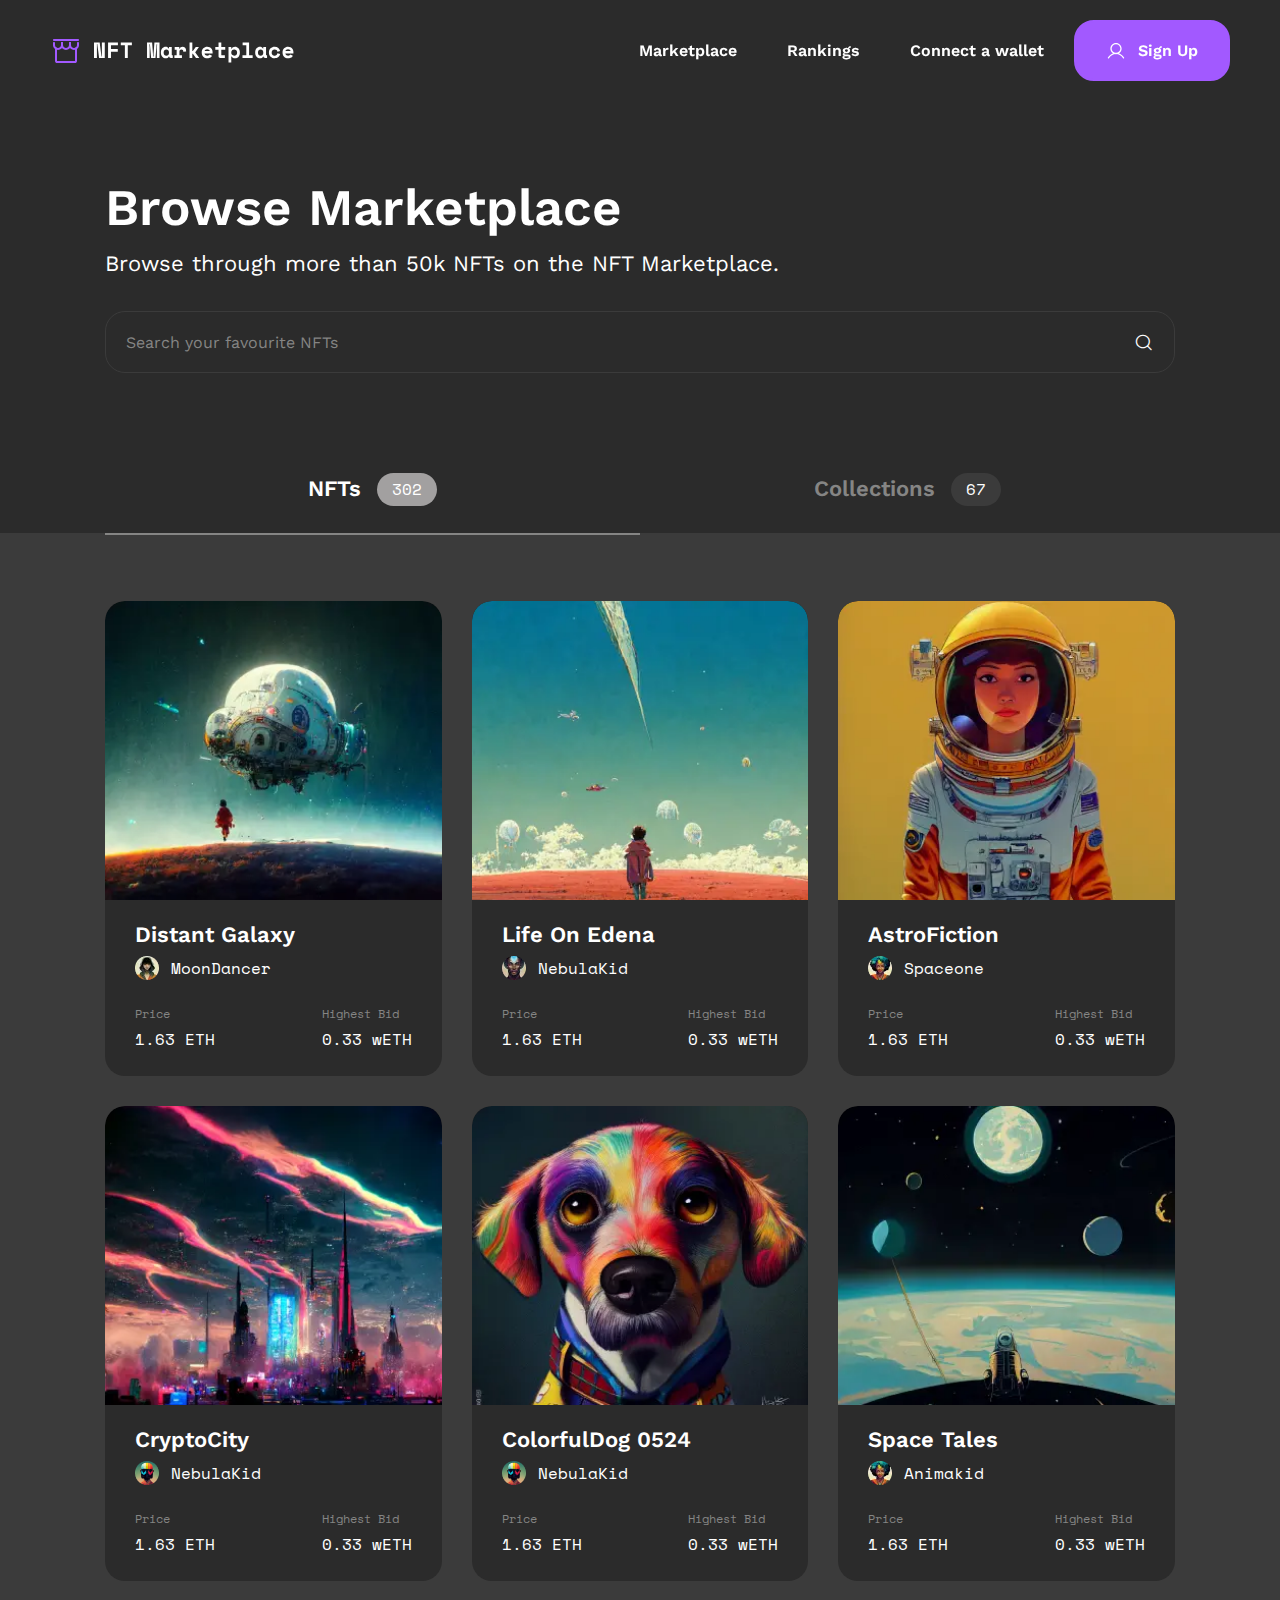
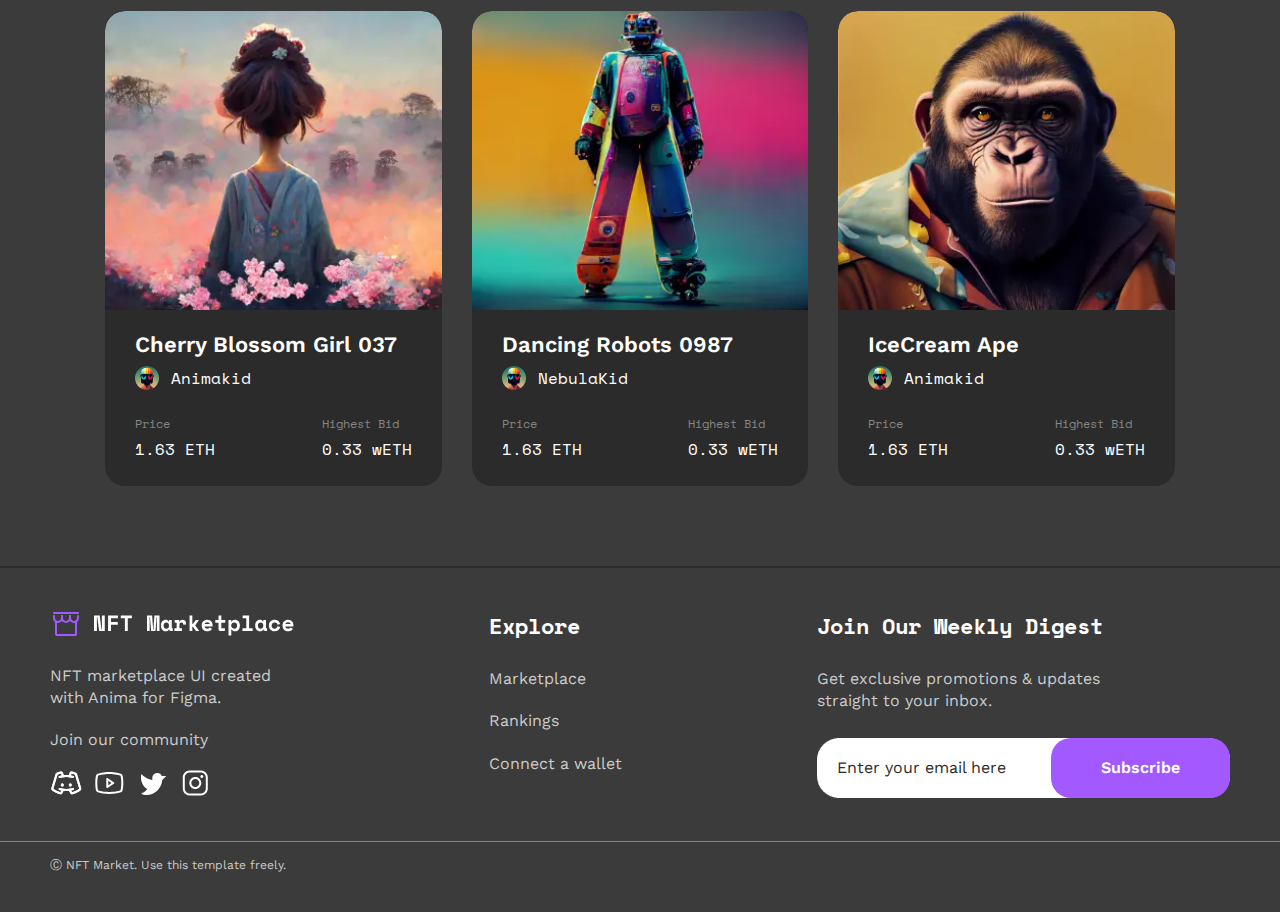
<file: marketplace.html>
<!DOCTYPE html>
<html lang="en">

<head>
	<title>Marketplace </title>
	<meta charset="UTF-8">
	<meta name="format-detection" content="telephone=no">
	<!-- <style>body{opacity: 0;}</style> -->
	<link rel="stylesheet" href="css/style.min.css?_v=20230201120240">
	<link rel="shortcut icon" href="favicon.ico">
	<!-- <meta name="robots" content="noindex, nofollow"> -->
	<meta name="viewport" content="width=device-width, initial-scale=1.0">
</head>

<body>
	<div class="wrapper">
		<header class="header">
			<div class="header__container">
				<div class="header__body">
					<div class="header__logo-block">
						<a href="" class="header__logo-icon"><img src="img/header/storefront.svg" alt="Logo"></a>
						<a href="" class="header__logo"><img src="img/header/nft-logo.svg" alt="Logo"></a>
					</div>
					<div class="header__menu menu">

						<nav class="menu__body">
							<ul class="menu__list">
								<li class="menu__item"><a href="" class="menu__link">Marketplace</a></li>
								<li class="menu__item"><a href="" class="menu__link">Rankings</a></li>
								<li class="menu__item"><a href="" class="menu__link">Connect a wallet</a></li>

							</ul>
						</nav>
						<div class="menu__btn">
							<a href="" data-da=".menu__body,991.98" class="menu__button button">
								<svg xmlns="http://www.w3.org/2000/svg" width="20" height="20" viewbox="0 0 20 20" fill="currentColor" class="icon-button">
									<path fill-rule="evenodd" clip-rule="evenodd" d="M10 3.125C7.58375 3.125 5.625 5.08375 5.625 7.5C5.625 9.91625 7.58375 11.875 10 11.875C12.4162 11.875 14.375 9.91625 14.375 7.5C14.375 5.08375 12.4162 3.125 10 3.125ZM4.375 7.5C4.375 4.3934 6.8934 1.875 10 1.875C13.1066 1.875 15.625 4.3934 15.625 7.5C15.625 10.6066 13.1066 13.125 10 13.125C6.8934 13.125 4.375 10.6066 4.375 7.5Z" />
									<path fill-rule="evenodd" clip-rule="evenodd" d="M10.0001 13.124C8.57374 13.124 7.17251 13.4995 5.93728 14.2128C4.70205 14.926 3.67634 15.9518 2.96327 17.1872C2.79071 17.4861 2.40848 17.5886 2.10953 17.416C1.81058 17.2435 1.70812 16.8612 1.88068 16.5623C2.70345 15.1369 3.88696 13.9532 5.31223 13.1303C6.7375 12.3073 8.3543 11.874 10.0001 11.874C11.6459 11.874 13.2627 12.3073 14.688 13.1303C16.1132 13.9532 17.2968 15.1369 18.1195 16.5623C18.2921 16.8612 18.1896 17.2435 17.8907 17.416C17.5917 17.5886 17.2095 17.4861 17.0369 17.1872C16.3239 15.9518 15.2982 14.926 14.0629 14.2128C12.8277 13.4995 11.4265 13.124 10.0001 13.124Z" />
								</svg>
								Sign Up</a>

						</div>

						<button type="button" class="menu__icon icon-menu"><span></span></button>

					</div>
				</div>
			</div>
		</header>
		<main class="page">

			<section class="page__marketplace marketplace">
				<div class="marketplace__container">
					<div class="marketplace__body">
						<div class="marketplace__content">
							<h2 class="marketplace__title title--basic">Browse Marketplace</h2>
							<p class="marketplace__text">Browse through more than 50k NFTs on the NFT Marketplace.</p>
						</div>
						<div class="search-body">
							<form action="#" class="search-body__form">
								<input autocomplete="off" type="text" required name="form[search]" placeholder="Search your favourite NFTs" class="search-body__input">
								<button type="submit" class="search-body__button _icon-search"></button>
							</form>
						</div>

					</div>
				</div>

			</section>

			<section class="page__tabu tabu">
				<div class="tabu__container">
					<div class="tabu__body">
						<div data-tabs class="tabs">
							<nav data-tabs-titles class="tabs__navigation">
								<button type="button" class="tabs__title--1 _tab-active">
									<p class="tabs__subtitle">NFTs</p>
									<p class="tabs__numer">302</p>
								</button>
								<button type="button" class="tabs__title--1">
									<p class="tabs__subtitle">Collections</p>
									<p class="tabs__numer">67</p>
								</button>

							</nav>

							<div data-tabs-body class="tabs__content">
								<div class="tabs__body">
									<div class="row">
										<div class="card-item--black">
											<a href="#" class="card-item__picture">
												<div class="card-item__pic">
													<picture><source srcset="img/discover/01.webp" type="image/webp"><img src="img/discover/01.png" alt="picture"></picture>
												</div>
											</a>
											<div class="card-item__title">
												<a href="#" class="card-item__link">Distant Galaxy</a>
											</div>
											<div class="card-item__avatar avatar">

												<div class="avatar__pic">
													<picture><source srcset="img/discover/01-avatar.webp" type="image/webp"><img src="img/discover/01-avatar.png" alt="avatar"></picture>
												</div>


												<div class="avatar__name">
													MoonDancer</div>

											</div>
											<div class="card-item__price price">
												<div class="price__item">
													<div class="price__title">Price</div>
													<div class="price__numer">1.63 ETH</div>
												</div>
												<div class="price__item">
													<div class="price__title">Highest Bid</div>
													<div class="price__numer">0.33 wETH</div>
												</div>
											</div>
										</div>
										<div class="card-item--black">
											<a href="#" class="card-item__picture">
												<div class="card-item__pic">
													<picture><source srcset="img/discover/02.webp" type="image/webp"><img src="img/discover/02.png" alt="picture"></picture>
												</div>
											</a>
											<div class="card-item__title">
												<a href="#" class="card-item__link">Life On Edena</a>
											</div>
											<div class="card-item__avatar avatar">

												<div class="avatar__pic">
													<picture><source srcset="img/discover/02-avatar.webp" type="image/webp"><img src="img/discover/02-avatar.png" alt="avatar"></picture>
												</div>


												<div class="avatar__name">
													NebulaKid</div>

											</div>
											<div class="card-item__price price">
												<div class="price__item">
													<div class="price__title">Price</div>
													<div class="price__numer">1.63 ETH</div>
												</div>
												<div class="price__item">
													<div class="price__title">Highest Bid</div>
													<div class="price__numer">0.33 wETH</div>
												</div>
											</div>
										</div>
										<div class="card-item--black">
											<a href="#" class="card-item__picture">
												<div class="card-item__pic">
													<picture><source srcset="img/discover/03.webp" type="image/webp"><img src="img/discover/03.png" alt="picture"></picture>
												</div>
											</a>
											<div class="card-item__title">
												<a href="#" class="card-item__link">AstroFiction</a>
											</div>
											<div class="card-item__avatar avatar">

												<div class="avatar__pic">
													<picture><source srcset="img/discover/03-avatar.webp" type="image/webp"><img src="img/discover/03-avatar.png" alt="avatar"></picture>
												</div>


												<div class="avatar__name">
													Spaceone</div>

											</div>
											<div class="card-item__price price">
												<div class="price__item">
													<div class="price__title">Price</div>
													<div class="price__numer">1.63 ETH</div>
												</div>
												<div class="price__item">
													<div class="price__title">Highest Bid</div>
													<div class="price__numer">0.33 wETH</div>
												</div>
											</div>
										</div>
										<div class="card-item--black">
											<a href="#" class="card-item__picture">
												<div class="card-item__pic">
													<picture><source srcset="img/artist/04.webp" type="image/webp"><img src="img/artist/04.png" alt="picture"></picture>
												</div>
											</a>
											<div class="card-item__title">
												<a href="#" class="card-item__link">CryptoCity</a>
											</div>
											<div class="card-item__avatar avatar">

												<div class="avatar__pic">
													<img src="img/artist/Avatar Placeholder.png" alt="avatar">
												</div>


												<div class="avatar__name">
													NebulaKid</div>

											</div>
											<div class="card-item__price price">
												<div class="price__item">
													<div class="price__title">Price</div>
													<div class="price__numer">1.63 ETH</div>
												</div>
												<div class="price__item">
													<div class="price__title">Highest Bid</div>
													<div class="price__numer">0.33 wETH</div>
												</div>
											</div>
										</div>
										<div class="card-item--black">
											<a href="#" class="card-item__picture">
												<div class="card-item__pic">
													<picture><source srcset="img/artist/05.webp" type="image/webp"><img src="img/artist/05.png" alt="picture"></picture>
												</div>
											</a>
											<div class="card-item__title">
												<a href="#" class="card-item__link">ColorfulDog 0524</a>
											</div>
											<div class="card-item__avatar avatar">

												<div class="avatar__pic">
													<img src="img/artist/Avatar Placeholder.png" alt="avatar">
												</div>


												<div class="avatar__name">
													NebulaKid</div>

											</div>
											<div class="card-item__price price">
												<div class="price__item">
													<div class="price__title">Price</div>
													<div class="price__numer">1.63 ETH</div>
												</div>
												<div class="price__item">
													<div class="price__title">Highest Bid</div>
													<div class="price__numer">0.33 wETH</div>
												</div>
											</div>
										</div>
										<div class="card-item--black">
											<a href="#" class="card-item__picture">
												<div class="card-item__pic">
													<picture><source srcset="img/artist/06.webp" type="image/webp"><img src="img/artist/06.png" alt="picture"></picture>
												</div>
											</a>
											<div class="card-item__title">
												<a href="#" class="card-item__link">Space Tales</a>
											</div>
											<div class="card-item__avatar avatar">

												<div class="avatar__pic">
													<picture><source srcset="img/discover/03-avatar.webp" type="image/webp"><img src="img/discover/03-avatar.png" alt="avatar"></picture>
												</div>


												<div class="avatar__name">
													Animakid</div>

											</div>
											<div class="card-item__price price">
												<div class="price__item">
													<div class="price__title">Price</div>
													<div class="price__numer">1.63 ETH</div>
												</div>
												<div class="price__item">
													<div class="price__title">Highest Bid</div>
													<div class="price__numer">0.33 wETH</div>
												</div>
											</div>
										</div>
										<div class="card-item--black">
											<a href="#" class="card-item__picture">
												<div class="card-item__pic">
													<picture><source srcset="img/artist/07.webp" type="image/webp"><img src="img/artist/07.png" alt="picture"></picture>
												</div>
											</a>
											<div class="card-item__title">
												<a href="#" class="card-item__link">Cherry Blossom Girl 037</a>
											</div>
											<div class="card-item__avatar avatar">

												<div class="avatar__pic">
													<img src="img/artist/Avatar Placeholder.png" alt="avatar">
												</div>


												<div class="avatar__name">
													Animakid</div>

											</div>
											<div class="card-item__price price">
												<div class="price__item">
													<div class="price__title">Price</div>
													<div class="price__numer">1.63 ETH</div>
												</div>
												<div class="price__item">
													<div class="price__title">Highest Bid</div>
													<div class="price__numer">0.33 wETH</div>
												</div>
											</div>
										</div>
										<div class="card-item--black">
											<a href="#" class="card-item__picture">
												<div class="card-item__pic">
													<picture><source srcset="img/artist/08.webp" type="image/webp"><img src="img/artist/08.png" alt="picture"></picture>
												</div>
											</a>
											<div class="card-item__title">
												<a href="#" class="card-item__link">Dancing Robots 0987</a>
											</div>
											<div class="card-item__avatar avatar">

												<div class="avatar__pic">
													<img src="img/artist/Avatar Placeholder.png" alt="avatar">
												</div>


												<div class="avatar__name">
													NebulaKid</div>

											</div>
											<div class="card-item__price price">
												<div class="price__item">
													<div class="price__title">Price</div>
													<div class="price__numer">1.63 ETH</div>
												</div>
												<div class="price__item">
													<div class="price__title">Highest Bid</div>
													<div class="price__numer">0.33 wETH</div>
												</div>
											</div>
										</div>
										<div class="card-item--black">
											<a href="#" class="card-item__picture">
												<div class="card-item__pic">
													<picture><source srcset="img/artist/09.webp" type="image/webp"><img src="img/artist/09.png" alt="picture"></picture>
												</div>
											</a>
											<div class="card-item__title">
												<a href="#" class="card-item__link">IceCream Ape </a>
											</div>
											<div class="card-item__avatar avatar">

												<div class="avatar__pic">
													<img src="img/artist/Avatar Placeholder.png" alt="avatar">
												</div>


												<div class="avatar__name">
													Animakid</div>

											</div>
											<div class="card-item__price price">
												<div class="price__item">
													<div class="price__title">Price</div>
													<div class="price__numer">1.63 ETH</div>
												</div>
												<div class="price__item">
													<div class="price__title">Highest Bid</div>
													<div class="price__numer">0.33 wETH</div>
												</div>
											</div>
										</div>
									</div>

								</div>
								<div class="tabs__body">
									<div class="row">
										<div class="card-item--black">
											<a href="#" class="card-item__picture">
												<div class="card-item__pic">
													<picture><source srcset="img/discover/01.webp" type="image/webp"><img src="img/discover/01.png" alt="picture"></picture>
												</div>
											</a>
											<div class="card-item__title">
												<a href="#" class="card-item__link">Distant Galaxy</a>
											</div>
											<div class="card-item__avatar avatar">

												<div class="avatar__pic">
													<picture><source srcset="img/discover/01-avatar.webp" type="image/webp"><img src="img/discover/01-avatar.png" alt="avatar"></picture>
												</div>


												<div class="avatar__name">
													MoonDancer</div>

											</div>
											<div class="card-item__price price">
												<div class="price__item">
													<div class="price__title">Price</div>
													<div class="price__numer">1.63 ETH</div>
												</div>
												<div class="price__item">
													<div class="price__title">Highest Bid</div>
													<div class="price__numer">0.33 wETH</div>
												</div>
											</div>
										</div>
										<div class="card-item--black">
											<a href="#" class="card-item__picture">
												<div class="card-item__pic">
													<picture><source srcset="img/discover/03.webp" type="image/webp"><img src="img/discover/03.png" alt="picture"></picture>
												</div>
											</a>
											<div class="card-item__title">
												<a href="#" class="card-item__link">AstroFiction</a>
											</div>
											<div class="card-item__avatar avatar">

												<div class="avatar__pic">
													<picture><source srcset="img/discover/03-avatar.webp" type="image/webp"><img src="img/discover/03-avatar.png" alt="avatar"></picture>
												</div>


												<div class="avatar__name">
													Spaceone</div>

											</div>
											<div class="card-item__price price">
												<div class="price__item">
													<div class="price__title">Price</div>
													<div class="price__numer">1.63 ETH</div>
												</div>
												<div class="price__item">
													<div class="price__title">Highest Bid</div>
													<div class="price__numer">0.33 wETH</div>
												</div>
											</div>
										</div>
										<div class="card-item--black">
											<a href="#" class="card-item__picture">
												<div class="card-item__pic">
													<picture><source srcset="img/discover/02.webp" type="image/webp"><img src="img/discover/02.png" alt="picture"></picture>
												</div>
											</a>
											<div class="card-item__title">
												<a href="#" class="card-item__link">Life On Edena</a>
											</div>
											<div class="card-item__avatar avatar">

												<div class="avatar__pic">
													<picture><source srcset="img/discover/02-avatar.webp" type="image/webp"><img src="img/discover/02-avatar.png" alt="avatar"></picture>
												</div>


												<div class="avatar__name">
													NebulaKid</div>

											</div>
											<div class="card-item__price price">
												<div class="price__item">
													<div class="price__title">Price</div>
													<div class="price__numer">1.63 ETH</div>
												</div>
												<div class="price__item">
													<div class="price__title">Highest Bid</div>
													<div class="price__numer">0.33 wETH</div>
												</div>
											</div>
										</div>
										<div class="card-item--black">
											<a href="#" class="card-item__picture">
												<div class="card-item__pic">
													<picture><source srcset="img/artist/09.webp" type="image/webp"><img src="img/artist/09.png" alt="picture"></picture>
												</div>
											</a>
											<div class="card-item__title">
												<a href="#" class="card-item__link">IceCream Ape </a>
											</div>
											<div class="card-item__avatar avatar">

												<div class="avatar__pic">
													<img src="img/artist/Avatar Placeholder.png" alt="avatar">
												</div>


												<div class="avatar__name">
													Animakid</div>

											</div>
											<div class="card-item__price price">
												<div class="price__item">
													<div class="price__title">Price</div>
													<div class="price__numer">1.63 ETH</div>
												</div>
												<div class="price__item">
													<div class="price__title">Highest Bid</div>
													<div class="price__numer">0.33 wETH</div>
												</div>
											</div>
										</div>
									</div>
								</div>

							</div>
						</div>
					</div>
				</div>

			</section>


		</main>
		<footer class="footer">
			<div class="footer__container">
				<div class="footer__body">
					<div class="footer__row">
						<div class="footer__column">
							<div class="footer__logo-block">
								<a href="" class="footer__logo-icon"><img src="img/header/storefront.svg" alt="Logo"></a>
								<a href="" class="footer__logo"><img src="img/header/nft-logo.svg" alt="Logo"></a>
							</div>
							<div class="footer__text">
								<p>NFT marketplace UI created with Anima for Figma.</p>
							</div>
							<div class="footer__social">
								<div class="footer__social-title">Join our community</div>
								<div class="footer__social-row">
									<a href="#" class="footer__social-link">
										<svg xmlns="http://www.w3.org/2000/svg" width="33" height="32" viewbox="0 0 33 32" fill="currentColor">
											<path d="M12.293 19.5C13.1214 19.5 13.793 18.8284 13.793 18C13.793 17.1716 13.1214 16.5 12.293 16.5C11.4645 16.5 10.793 17.1716 10.793 18C10.793 18.8284 11.4645 19.5 12.293 19.5Z" />
											<path d="M20.293 19.5C21.1214 19.5 21.793 18.8284 21.793 18C21.793 17.1716 21.1214 16.5 20.293 16.5C19.4645 16.5 18.793 17.1716 18.793 18C18.793 18.8284 19.4645 19.5 20.293 19.5Z" />
											<path fill-rule="evenodd" clip-rule="evenodd" d="M16.2856 10.0006C14.1178 9.98454 11.9608 10.3065 9.89211 10.9548C9.3651 11.12 8.80398 10.8267 8.63881 10.2997C8.47364 9.77266 8.76697 9.21154 9.29397 9.04637C11.5586 8.33661 13.9199 7.98379 16.293 8.00057C18.6662 7.98379 21.0275 8.33661 23.2921 9.04637C23.8191 9.21154 24.1124 9.77266 23.9473 10.2997C23.7821 10.8267 23.221 11.12 22.694 10.9548C20.6253 10.3065 18.4683 9.98454 16.3004 10.0006H16.2856Z" />
											<path fill-rule="evenodd" clip-rule="evenodd" d="M8.63881 21.7012C8.80398 21.1742 9.3651 20.8809 9.89211 21.046C11.9608 21.6944 14.1178 22.0163 16.2856 22.0003H16.3004C18.4683 22.0163 20.6253 21.6944 22.694 21.046C23.221 20.8809 23.7821 21.1742 23.9473 21.7012C24.1124 22.2282 23.8191 22.7893 23.2921 22.9545C21.0275 23.6643 18.6662 24.0171 16.293 24.0003C13.9199 24.0171 11.5586 23.6643 9.29397 22.9545C8.76697 22.7893 8.47364 22.2282 8.63881 21.7012Z" />
											<path fill-rule="evenodd" clip-rule="evenodd" d="M20.5124 4.81024C20.9429 4.56754 21.4476 4.4917 21.9303 4.59714C23.2479 4.88268 24.5378 5.28326 25.7853 5.79426C26.0661 5.90254 26.3183 6.07398 26.5224 6.29541C26.7286 6.5192 26.88 6.78788 26.9645 7.08017L31.2003 21.2246C31.3108 21.593 31.3134 21.9855 31.2077 22.3554C31.102 22.7253 30.8925 23.0571 30.604 23.3116L30.5989 23.3161C28.5314 25.1151 25.73 26.4767 22.5481 27.2567C22.1061 27.3694 21.6387 27.3256 21.2252 27.1326C20.8134 26.9404 20.4806 26.6122 20.2828 26.2035L18.7745 23.2119C18.5259 22.7188 18.7241 22.1174 19.2173 21.8688C19.7104 21.6202 20.3118 21.8184 20.5604 22.3115L22.0729 25.3115L22.074 25.3137C25.0119 24.5933 27.506 23.3562 29.286 21.8073L29.9425 22.5617L29.2809 21.8119C29.2827 21.8103 29.284 21.8082 29.2846 21.8059C29.2853 21.8036 29.2853 21.8012 29.2846 21.7989L25.0485 7.65368C25.045 7.65227 25.0414 7.65084 25.0379 7.64939C23.895 7.18051 22.713 6.81314 21.5057 6.55155L21.5035 6.55107C21.5005 6.55042 21.4974 6.55089 21.4947 6.5524C21.4923 6.55375 21.4904 6.55587 21.4893 6.5584L20.5044 9.53807C20.3311 10.0625 19.7655 10.347 19.2411 10.1737C18.7167 10.0004 18.4322 9.43476 18.6055 8.91038L19.5959 5.91419C19.7554 5.44609 20.0817 5.05312 20.5124 4.81024Z" />
											<path fill-rule="evenodd" clip-rule="evenodd" d="M11.0912 6.5524C11.0885 6.55089 11.0854 6.55042 11.0824 6.55107L11.0802 6.55155C9.87285 6.81314 8.69089 7.18051 7.54798 7.64939C7.54446 7.65084 7.54092 7.65227 7.53737 7.65368L3.30139 21.7986C3.30071 21.8009 3.30061 21.8036 3.30126 21.8059C3.30185 21.808 3.30297 21.8099 3.30449 21.8114C5.08418 23.3583 7.57657 24.5939 10.5119 25.3137L10.513 25.3115L12.0255 22.3115C12.2741 21.8184 12.8755 21.6202 13.3686 21.8688C13.8618 22.1174 14.06 22.7188 13.8114 23.2119L12.3031 26.2035C12.1052 26.6122 11.7724 26.9404 11.3607 27.1326C10.9472 27.3256 10.4798 27.3694 10.0378 27.2567C6.85584 26.4767 4.05447 25.1151 1.98701 23.3161L1.98183 23.3116C1.69336 23.0571 1.4839 22.7252 1.37821 22.3554C1.27256 21.9856 1.27508 21.5932 1.38546 21.2248C1.38549 21.2248 1.38543 21.2249 1.38546 21.2248L5.62136 7.08019C5.70588 6.78789 5.85723 6.51921 6.06348 6.29541C6.26754 6.07398 6.51976 5.90254 6.80056 5.79426C8.04843 5.28312 9.33874 4.88246 10.6567 4.5969C11.1391 4.49181 11.6433 4.56772 12.0735 4.81024C12.5042 5.05312 12.8305 5.4461 12.99 5.9142L12.9929 5.92287L13.9804 8.91038C14.1537 9.43476 13.8692 10.0004 13.3448 10.1737C12.8204 10.347 12.2548 10.0624 12.0815 9.53807L11.0965 6.55839C11.0955 6.55586 11.0936 6.55375 11.0912 6.5524Z" />
											<path d="M12.293 19.5C13.1214 19.5 13.793 18.8284 13.793 18C13.793 17.1716 13.1214 16.5 12.293 16.5C11.4645 16.5 10.793 17.1716 10.793 18C10.793 18.8284 11.4645 19.5 12.293 19.5Z" />
											<path d="M20.293 19.5C21.1214 19.5 21.793 18.8284 21.793 18C21.793 17.1716 21.1214 16.5 20.293 16.5C19.4645 16.5 18.793 17.1716 18.793 18C18.793 18.8284 19.4645 19.5 20.293 19.5Z" />
											<path fill-rule="evenodd" clip-rule="evenodd" d="M16.2856 10.0006C14.1178 9.98454 11.9608 10.3065 9.89211 10.9548C9.3651 11.12 8.80398 10.8267 8.63881 10.2997C8.47364 9.77266 8.76697 9.21154 9.29397 9.04637C11.5586 8.33661 13.9199 7.98379 16.293 8.00057C18.6662 7.98379 21.0275 8.33661 23.2921 9.04637C23.8191 9.21154 24.1124 9.77266 23.9473 10.2997C23.7821 10.8267 23.221 11.12 22.694 10.9548C20.6253 10.3065 18.4683 9.98454 16.3004 10.0006H16.2856Z" />
											<path fill-rule="evenodd" clip-rule="evenodd" d="M8.63881 21.7012C8.80398 21.1742 9.3651 20.8809 9.89211 21.046C11.9608 21.6944 14.1178 22.0163 16.2856 22.0003H16.3004C18.4683 22.0163 20.6253 21.6944 22.694 21.046C23.221 20.8809 23.7821 21.1742 23.9473 21.7012C24.1124 22.2282 23.8191 22.7893 23.2921 22.9545C21.0275 23.6643 18.6662 24.0171 16.293 24.0003C13.9199 24.0171 11.5586 23.6643 9.29397 22.9545C8.76697 22.7893 8.47364 22.2282 8.63881 21.7012Z" />
											<path fill-rule="evenodd" clip-rule="evenodd" d="M20.5124 4.81024C20.9429 4.56754 21.4476 4.4917 21.9303 4.59714C23.2479 4.88268 24.5378 5.28326 25.7853 5.79426C26.0661 5.90254 26.3183 6.07398 26.5224 6.29541C26.7286 6.5192 26.88 6.78788 26.9645 7.08017L31.2003 21.2246C31.3108 21.593 31.3134 21.9855 31.2077 22.3554C31.102 22.7253 30.8925 23.0571 30.604 23.3116L30.5989 23.3161C28.5314 25.1151 25.73 26.4767 22.5481 27.2567C22.1061 27.3694 21.6387 27.3256 21.2252 27.1326C20.8134 26.9404 20.4806 26.6122 20.2828 26.2035L18.7745 23.2119C18.5259 22.7188 18.7241 22.1174 19.2173 21.8688C19.7104 21.6202 20.3118 21.8184 20.5604 22.3115L22.0729 25.3115L22.074 25.3137C25.0119 24.5933 27.506 23.3562 29.286 21.8073L29.9425 22.5617L29.2809 21.8119C29.2827 21.8103 29.284 21.8082 29.2846 21.8059C29.2853 21.8036 29.2853 21.8012 29.2846 21.7989L25.0485 7.65368C25.045 7.65227 25.0414 7.65084 25.0379 7.64939C23.895 7.18051 22.713 6.81314 21.5057 6.55155L21.5035 6.55107C21.5005 6.55042 21.4974 6.55089 21.4947 6.5524C21.4923 6.55375 21.4904 6.55587 21.4893 6.5584L20.5044 9.53807C20.3311 10.0625 19.7655 10.347 19.2411 10.1737C18.7167 10.0004 18.4322 9.43476 18.6055 8.91038L19.5959 5.91419C19.7554 5.44609 20.0817 5.05312 20.5124 4.81024Z" />
											<path fill-rule="evenodd" clip-rule="evenodd" d="M11.0912 6.5524C11.0885 6.55089 11.0854 6.55042 11.0824 6.55107L11.0802 6.55155C9.87285 6.81314 8.69089 7.18051 7.54798 7.64939C7.54446 7.65084 7.54092 7.65227 7.53737 7.65368L3.30139 21.7986C3.30071 21.8009 3.30061 21.8036 3.30126 21.8059C3.30185 21.808 3.30297 21.8099 3.30449 21.8114C5.08418 23.3583 7.57657 24.5939 10.5119 25.3137L10.513 25.3115L12.0255 22.3115C12.2741 21.8184 12.8755 21.6202 13.3686 21.8688C13.8618 22.1174 14.06 22.7188 13.8114 23.2119L12.3031 26.2035C12.1052 26.6122 11.7724 26.9404 11.3607 27.1326C10.9472 27.3256 10.4798 27.3694 10.0378 27.2567C6.85584 26.4767 4.05447 25.1151 1.98701 23.3161L1.98183 23.3116C1.69336 23.0571 1.4839 22.7252 1.37821 22.3554C1.27256 21.9856 1.27508 21.5932 1.38546 21.2248C1.38549 21.2248 1.38543 21.2249 1.38546 21.2248L5.62136 7.08019C5.70588 6.78789 5.85723 6.51921 6.06348 6.29541C6.26754 6.07398 6.51976 5.90254 6.80056 5.79426C8.04843 5.28312 9.33874 4.88246 10.6567 4.5969C11.1391 4.49181 11.6433 4.56772 12.0735 4.81024C12.5042 5.05312 12.8305 5.4461 12.99 5.9142L12.9929 5.92287L13.9804 8.91038C14.1537 9.43476 13.8692 10.0004 13.3448 10.1737C12.8204 10.347 12.2548 10.0624 12.0815 9.53807L11.0965 6.55839C11.0955 6.55586 11.0936 6.55375 11.0912 6.5524Z" />
										</svg>
									</a>
									<a href="#" class="footer__social-link">
										<svg xmlns="http://www.w3.org/2000/svg" width="33" height="32" viewbox="0 0 33 32" fill="currentColor">
											<path fill-rule="evenodd" clip-rule="evenodd" d="M13.8211 11.1183C14.1463 10.9443 14.5408 10.9634 14.8477 11.168L20.8477 15.168C21.1259 15.3534 21.293 15.6656 21.293 16C21.293 16.3344 21.1259 16.6466 20.8477 16.8321L14.8477 20.8321C14.5408 21.0366 14.1463 21.0557 13.8211 20.8817C13.496 20.7077 13.293 20.3688 13.293 20V12C13.293 11.6312 13.496 11.2923 13.8211 11.1183ZM15.293 13.8685V18.1315L18.4902 16L15.293 13.8685Z" />
											<path fill-rule="evenodd" clip-rule="evenodd" d="M16.2915 5.05082L16.2746 5.05078L16.2118 5.05081C16.1573 5.05093 16.0779 5.05133 15.9761 5.05241C15.7724 5.05457 15.4786 5.05947 15.1136 5.07043C14.3841 5.09232 13.3675 5.13847 12.2167 5.23563C9.9403 5.42782 7.04225 5.82669 4.81105 6.6792L4.79635 6.68495C4.35808 6.86039 3.96717 7.13637 3.65515 7.49064C3.34313 7.84491 3.11874 8.26755 3.00008 8.72447L2.99911 8.72824C2.6877 9.9468 2.29297 12.2065 2.29297 16.0008C2.29297 19.7952 2.6877 22.0549 2.99911 23.2734L3.00008 23.2772C3.11874 23.7341 3.34313 24.1568 3.65515 24.511C3.96717 24.8653 4.35807 25.1413 4.79635 25.3167L4.81105 25.3225C7.04225 26.175 9.9403 26.5739 12.2167 26.766C13.3675 26.8632 14.3841 26.9094 15.1136 26.9312C15.4786 26.9422 15.7724 26.9471 15.9761 26.9493C16.0779 26.9504 16.1573 26.9507 16.2118 26.9509L16.2746 26.9509L16.2915 26.9509H16.2945L16.3113 26.9509L16.3741 26.9509C16.4286 26.9507 16.508 26.9504 16.6099 26.9493C16.8135 26.9471 17.1074 26.9422 17.4724 26.9312C18.2018 26.9094 19.2184 26.8632 20.3693 26.766C22.6456 26.5739 25.5437 26.175 27.7749 25.3225L27.7896 25.3167C28.2279 25.1413 28.6188 24.8653 28.9308 24.511C29.2428 24.1568 29.4672 23.7341 29.5859 23.2772L29.5868 23.2734C29.8982 22.0549 30.293 19.7952 30.293 16.0008C30.293 12.2065 29.8982 9.9468 29.5868 8.72824L29.5859 8.72447C29.4672 8.26755 29.2428 7.84491 28.9308 7.49064C28.6188 7.13637 28.2279 6.86039 27.7896 6.68495L27.7749 6.6792C25.5437 5.82669 22.6456 5.42782 20.3693 5.23563C19.2184 5.13847 18.2018 5.09232 17.4724 5.07043C17.1074 5.05947 16.8135 5.05457 16.6099 5.05241C16.508 5.05133 16.4286 5.05093 16.3741 5.05081L16.3113 5.05078L16.2945 5.05082H16.2915ZM16.2877 24.9509L16.2984 24.9508L16.3016 24.9509L16.3147 24.9509L16.3697 24.9509C16.4188 24.9508 16.4926 24.9504 16.5886 24.9494C16.7807 24.9473 17.0616 24.9427 17.4124 24.9321C18.1146 24.9111 19.0941 24.8666 20.201 24.7731C22.4371 24.5843 25.0971 24.2028 27.0526 23.4574C27.1974 23.3984 27.3265 23.3066 27.4299 23.1892C27.5344 23.0705 27.6097 22.929 27.6497 22.7761C27.9132 21.7438 28.293 19.6539 28.293 16.0008C28.293 12.3478 27.9132 10.2578 27.6497 9.22562C27.6097 9.07265 27.5344 8.93117 27.4299 8.81251C27.3265 8.69512 27.1974 8.60331 27.0526 8.54424C25.0971 7.79889 22.4371 7.41733 20.201 7.22854C19.0941 7.13509 18.1146 7.09061 17.4124 7.06953C17.0616 7.059 16.7807 7.05433 16.5886 7.0523C16.4926 7.05128 16.4188 7.05092 16.3697 7.05081L16.3147 7.05078L16.3016 7.05081L16.2987 7.05082L16.2876 7.05088L16.2844 7.05081L16.2713 7.05078L16.2163 7.05081C16.1671 7.05092 16.0933 7.05128 15.9973 7.0523C15.8052 7.05433 15.5244 7.059 15.1736 7.06953C14.4713 7.09061 13.4918 7.13509 12.3849 7.22854C10.1489 7.41733 7.48887 7.79889 5.53336 8.54424C5.38858 8.60331 5.25942 8.69513 5.15603 8.81251C5.05152 8.93117 4.97626 9.07265 4.93627 9.22562C4.6727 10.2578 4.29297 12.3478 4.29297 16.0008C4.29297 19.6539 4.6727 21.7438 4.93627 22.7761C4.97626 22.929 5.05152 23.0705 5.15603 23.1892C5.25942 23.3066 5.38857 23.3984 5.53335 23.4574C7.48886 24.2028 10.1489 24.5843 12.3849 24.7731C13.4918 24.8666 14.4713 24.9111 15.1736 24.9321C15.5244 24.9427 15.8052 24.9473 15.9973 24.9494C16.0933 24.9504 16.1671 24.9508 16.2163 24.9509L16.2713 24.9509L16.2844 24.9509L16.2877 24.9509Z">
										</svg>
									</a>
									<a href="#" class="footer__social-link">
										<svg xmlns="http://www.w3.org/2000/svg" width="33" height="32" viewbox="0 0 33 32" fill="currentColor">
											<path d="M16.2927 11.0005C16.2927 8.25045 18.6052 5.96295 21.3552 6.00045C22.3182 6.01157 23.2576 6.3006 24.0603 6.8328C24.863 7.365 25.495 8.11771 25.8802 9.00045H30.2927L26.2552 13.038C25.9946 17.0937 24.1993 20.8979 21.2342 23.6773C18.269 26.4566 14.3567 28.0025 10.2927 28.0005C6.29267 28.0005 5.29267 26.5005 5.29267 26.5005C5.29267 26.5005 9.29267 25.0005 11.2927 22.0005C11.2927 22.0005 3.29267 18.0005 5.29267 7.00045C5.29267 7.00045 10.2927 12.0005 16.2927 13.0005V11.0005Z" />
										</svg>
									</a>
									<a href="#" class="footer__social-link">
										<svg xmlns="http://www.w3.org/2000/svg" width="33" height="32" viewbox="0 0 33 32" fill="currentColor">
											<path fill-rule="evenodd" clip-rule="evenodd" d="M16.293 12C14.0838 12 12.293 13.7909 12.293 16C12.293 18.2091 14.0838 20 16.293 20C18.5021 20 20.293 18.2091 20.293 16C20.293 13.7909 18.5021 12 16.293 12ZM10.293 16C10.293 12.6863 12.9793 10 16.293 10C19.6067 10 22.293 12.6863 22.293 16C22.293 19.3137 19.6067 22 16.293 22C12.9793 22 10.293 19.3137 10.293 16Z" />
											<path fill-rule="evenodd" clip-rule="evenodd" d="M10.793 5.5C8.03154 5.5 5.79297 7.73858 5.79297 10.5V21.5C5.79297 24.2614 8.03154 26.5 10.793 26.5H21.793C24.5544 26.5 26.793 24.2614 26.793 21.5V10.5C26.793 7.73858 24.5544 5.5 21.793 5.5H10.793ZM3.79297 10.5C3.79297 6.63401 6.92698 3.5 10.793 3.5H21.793C25.659 3.5 28.793 6.63401 28.793 10.5V21.5C28.793 25.366 25.659 28.5 21.793 28.5H10.793C6.92698 28.5 3.79297 25.366 3.79297 21.5V10.5Z" />
											<path d="M22.793 11C23.6214 11 24.293 10.3284 24.293 9.5C24.293 8.67157 23.6214 8 22.793 8C21.9645 8 21.293 8.67157 21.293 9.5C21.293 10.3284 21.9645 11 22.793 11Z" />
										</svg>
									</a>
								</div>
							</div>

						</div>
						<div class="footer__column">
							<div class="footer__label">Explore</div>
							<nav class="footer__menu menu-footer">
								<ul class="menu-footer__list">
									<li class="menu-footer__item"><a href="#" class="menu-footer__link">Marketplace</a></li>
									<li class="menu-footer__item"><a href="#" class="menu-footer__link">Rankings</a></li>
									<li class="menu-footer__item"><a href="#" class="menu-footer__link">Connect a wallet</a></li>
								</ul>
							</nav>
						</div>
						<div class="footer__column">
							<div class="footer__label">Join our weekly digest</div>
							<div class="footer__form-text">
								<p>Get exclusive promotions & updates straight to your inbox.</p>

							</div>
							<div class="footer__form">

								<form action="#" class="form">
									<input autocomplete="off" type="email" required name="form[]" placeholder="Enter your email here" class="form__input">
									<button type="submit" class="form__button button-form">Subscribe</button>
								</form>
							</div>
						</div>
					</div>
					<div class="footer__bottom">
						Ⓒ NFT Market. Use this template freely.
					</div>

				</div>

			</div>
		</footer>
	</div>
	<script src="js/app.min.js?_v=20230201120240"></script>
</body>

</html>
</file>
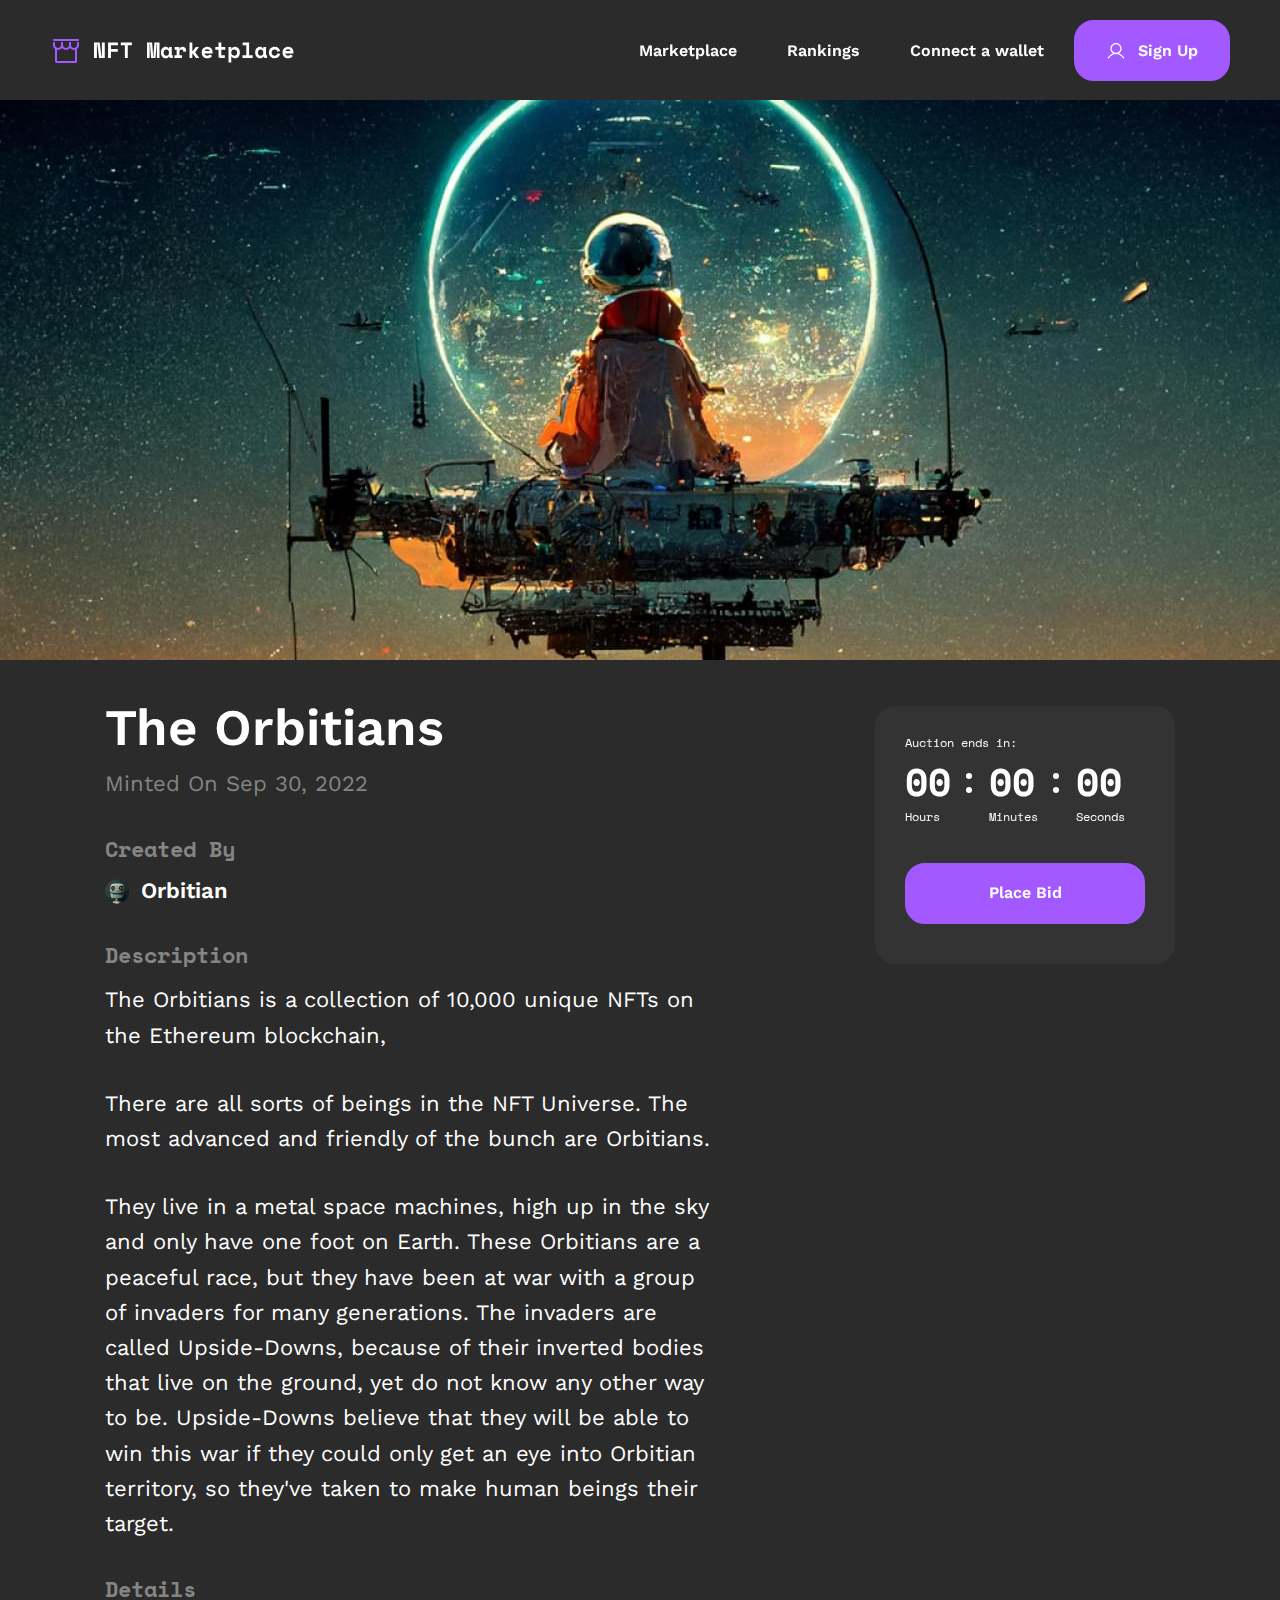
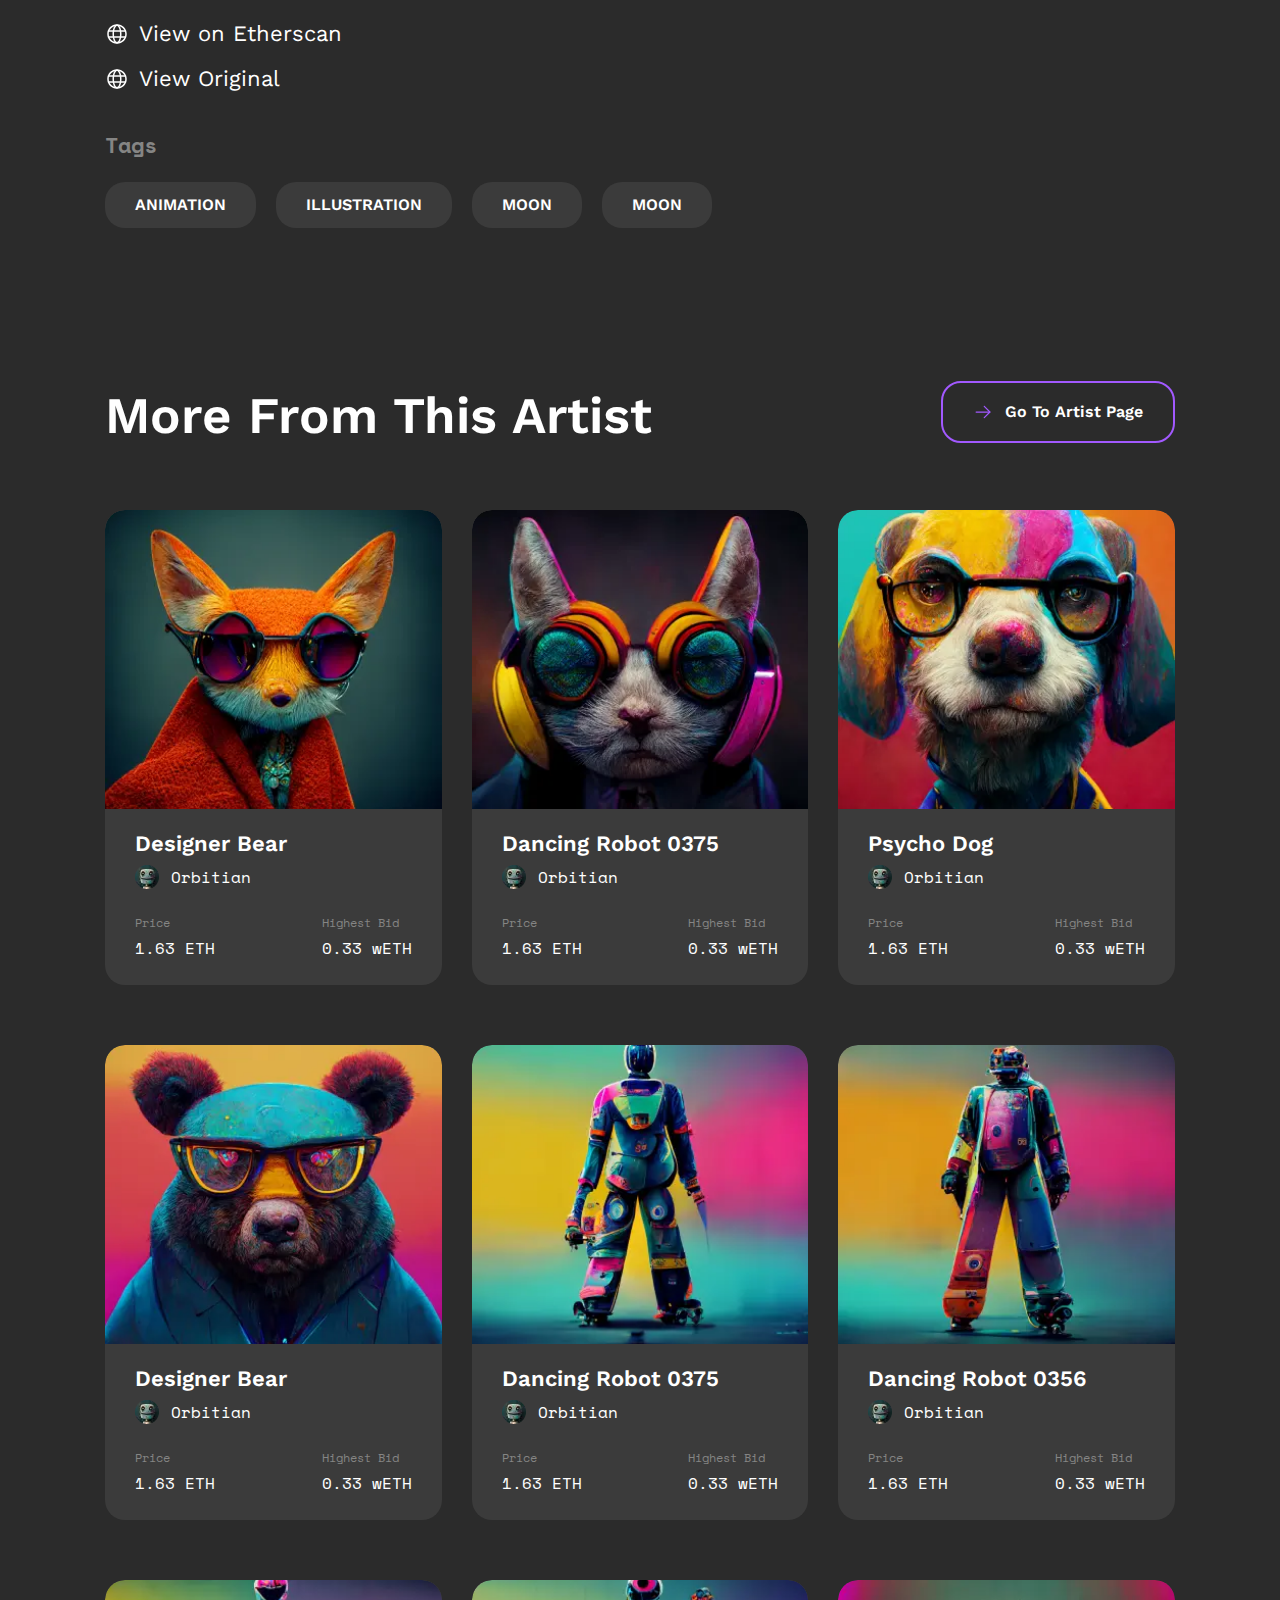
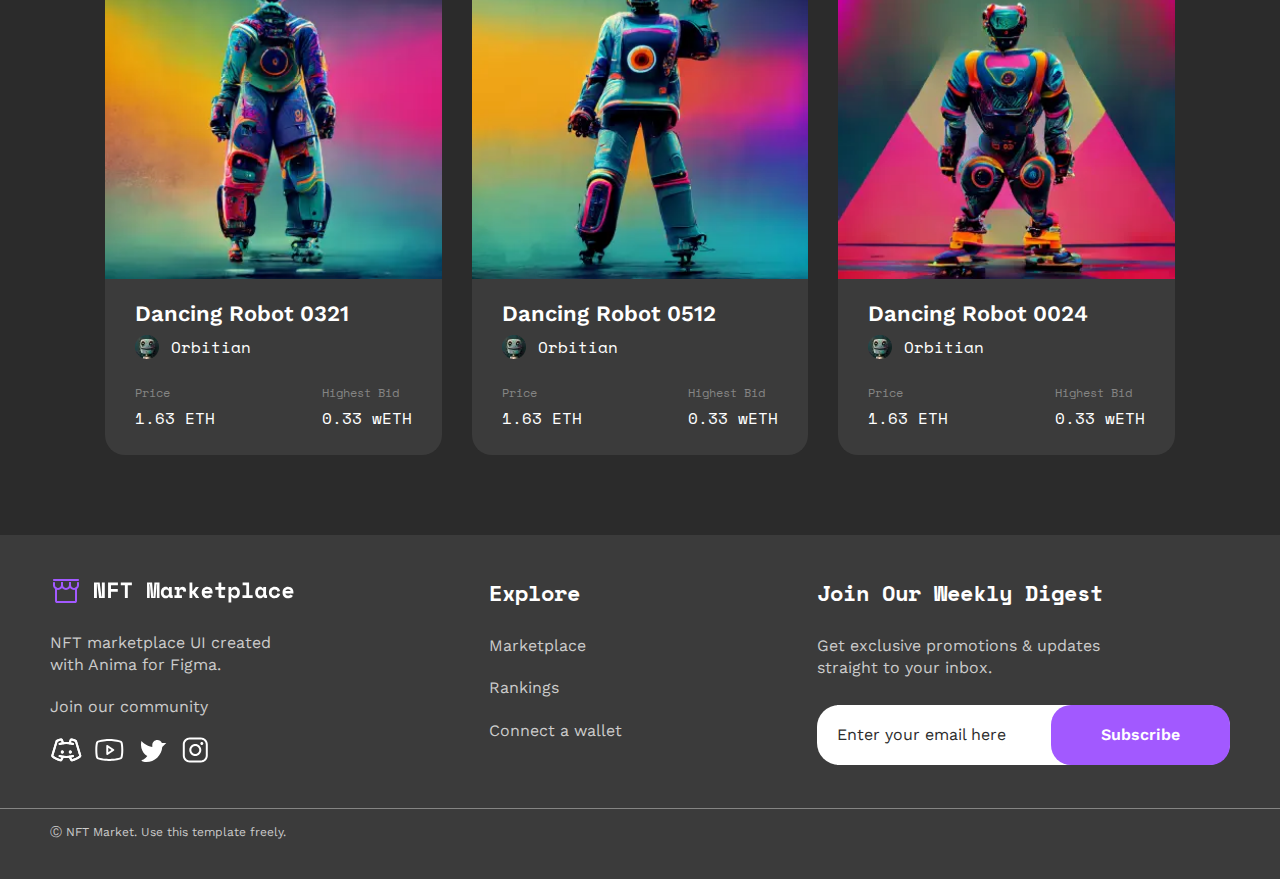
<file: nft.html>
<!DOCTYPE html>
<html lang="en">

<head>
	<title>NFTPage</title>
	<meta charset="UTF-8">
	<meta name="format-detection" content="telephone=no">
	<!-- <style>body{opacity: 0;}</style> -->
	<link rel="stylesheet" href="css/style.min.css?_v=20230201120240">
	<link rel="shortcut icon" href="favicon.ico">
	<!-- <meta name="robots" content="noindex, nofollow"> -->
	<meta name="viewport" content="width=device-width, initial-scale=1.0">
</head>

<body>
	<div class="wrapper">
		<header class="header">
			<div class="header__container">
				<div class="header__body">
					<div class="header__logo-block">
						<a href="" class="header__logo-icon"><img src="img/header/storefront.svg" alt="Logo"></a>
						<a href="" class="header__logo"><img src="img/header/nft-logo.svg" alt="Logo"></a>
					</div>
					<div class="header__menu menu">

						<nav class="menu__body">
							<ul class="menu__list">
								<li class="menu__item"><a href="" class="menu__link">Marketplace</a></li>
								<li class="menu__item"><a href="" class="menu__link">Rankings</a></li>
								<li class="menu__item"><a href="" class="menu__link">Connect a wallet</a></li>

							</ul>
						</nav>
						<div class="menu__btn">
							<a href="" data-da=".menu__body,991.98" class="menu__button button">
								<svg xmlns="http://www.w3.org/2000/svg" width="20" height="20" viewbox="0 0 20 20" fill="currentColor" class="icon-button">
									<path fill-rule="evenodd" clip-rule="evenodd" d="M10 3.125C7.58375 3.125 5.625 5.08375 5.625 7.5C5.625 9.91625 7.58375 11.875 10 11.875C12.4162 11.875 14.375 9.91625 14.375 7.5C14.375 5.08375 12.4162 3.125 10 3.125ZM4.375 7.5C4.375 4.3934 6.8934 1.875 10 1.875C13.1066 1.875 15.625 4.3934 15.625 7.5C15.625 10.6066 13.1066 13.125 10 13.125C6.8934 13.125 4.375 10.6066 4.375 7.5Z" />
									<path fill-rule="evenodd" clip-rule="evenodd" d="M10.0001 13.124C8.57374 13.124 7.17251 13.4995 5.93728 14.2128C4.70205 14.926 3.67634 15.9518 2.96327 17.1872C2.79071 17.4861 2.40848 17.5886 2.10953 17.416C1.81058 17.2435 1.70812 16.8612 1.88068 16.5623C2.70345 15.1369 3.88696 13.9532 5.31223 13.1303C6.7375 12.3073 8.3543 11.874 10.0001 11.874C11.6459 11.874 13.2627 12.3073 14.688 13.1303C16.1132 13.9532 17.2968 15.1369 18.1195 16.5623C18.2921 16.8612 18.1896 17.2435 17.8907 17.416C17.5917 17.5886 17.2095 17.4861 17.0369 17.1872C16.3239 15.9518 15.2982 14.926 14.0629 14.2128C12.8277 13.4995 11.4265 13.124 10.0001 13.124Z" />
								</svg>
								Sign Up</a>

						</div>

						<button type="button" class="menu__icon icon-menu"><span></span></button>

					</div>
				</div>
			</div>
		</header>
		<main class="page">
			<div class="page__picture picture">
				<div class="picture__image">
					<img src="img/nft/image bec.jpg" alt="cover">
				</div>
			</div>
			<section class="page__orbitians orbitians">
				<div class="orbitians__container">
					<div class="orbitians__body">


						<div class="orbitians__content">
							<div class="orbitians__column-left">
								<h2 class="orbitians__title title--basic">The Orbitians</h2>
								<p class="orbitians__title-text">Minted on Sep 30, 2022</p>
								<div class="orbitians__dli-block"></div>
								<div class="orbitians__top top-orbitians">
									<h3 class="top-orbitians__subtitle">Created By</h3>
									<div class="top-orbitians__row">
										<div class="top-orbitians__picture">
											<div class="top-orbitians__pic">
												<picture><source srcset="img/nft/avatar-icon.webp" type="image/webp"><img src="img/nft/avatar-icon.png" alt="icon"></picture>
											</div>
										</div>
										<p class="top-orbitians__text">Orbitian</p>
									</div>
								</div>
								<div class="orbitians__center center-orbitians">
									<h3 class="center-orbitians__subtitle">Description</h3>
									<div class="center-orbitians__text">
										<p>The Orbitians
											is a collection of 10,000 unique NFTs on the Ethereum blockchain,
										</p>
										<p>
											There are all sorts of beings in the NFT Universe. The most advanced and friendly of the bunch are Orbitians.
										</p>
										<p>
											They live in a metal space machines, high up in the sky and only have one foot on Earth.
											These Orbitians are a peaceful race, but they have been at war with a group of invaders for many generations. The invaders are called Upside-Downs, because of their inverted bodies that live on the ground, yet do not know any other way to be. Upside-Downs believe that they will be able to win this war if they could only get an eye into Orbitian territory, so they've taken to make human beings their target.
										</p>

									</div>
								</div>
								<div class="orbitians__details details-orbitians">
									<h3 class="details-orbitians__title">Details</h3>
									<a href="#" class="details-orbitians__link">
										<svg xmlns="http://www.w3.org/2000/svg" width="24" height="24" viewbox="0 0 24 24" fill="currentColor">
											<path fill-rule="evenodd" clip-rule="evenodd" d="M12 3.75C7.44365 3.75 3.75 7.44365 3.75 12C3.75 16.5563 7.44365 20.25 12 20.25C16.5563 20.25 20.25 16.5563 20.25 12C20.25 7.44365 16.5563 3.75 12 3.75ZM2.25 12C2.25 6.61522 6.61522 2.25 12 2.25C17.3848 2.25 21.75 6.61522 21.75 12C21.75 17.3848 17.3848 21.75 12 21.75C6.61522 21.75 2.25 17.3848 2.25 12Z" />
											<path fill-rule="evenodd" clip-rule="evenodd" d="M2.76562 9C2.76562 8.58579 3.10141 8.25 3.51562 8.25H20.4844C20.8986 8.25 21.2344 8.58579 21.2344 9C21.2344 9.41421 20.8986 9.75 20.4844 9.75H3.51562C3.10141 9.75 2.76562 9.41421 2.76562 9Z" />
											<path fill-rule="evenodd" clip-rule="evenodd" d="M2.76562 15C2.76562 14.5858 3.10141 14.25 3.51562 14.25H20.4844C20.8986 14.25 21.2344 14.5858 21.2344 15C21.2344 15.4142 20.8986 15.75 20.4844 15.75H3.51562C3.10141 15.75 2.76562 15.4142 2.76562 15Z" />
											<path fill-rule="evenodd" clip-rule="evenodd" d="M10.0378 6.10405C9.4079 7.57484 9 9.659 9 12.0004C9 14.3418 9.4079 16.4259 10.0378 17.8967C10.3533 18.6335 10.7097 19.1817 11.0673 19.5349C11.4217 19.8849 11.736 20.0066 12 20.0066C12.264 20.0066 12.5783 19.8849 12.9327 19.5349C13.2903 19.1817 13.6467 18.6335 13.9622 17.8967C14.5921 16.4259 15 14.3418 15 12.0004C15 9.659 14.5921 7.57484 13.9622 6.10405C13.6467 5.36731 13.2903 4.81904 12.9327 4.46587C12.5783 4.11587 12.264 3.99414 12 3.99414C11.736 3.99414 11.4217 4.11587 11.0673 4.46587C10.7097 4.81904 10.3533 5.36731 10.0378 6.10405ZM10.0133 3.39863C10.5562 2.86245 11.2284 2.49414 12 2.49414C12.7716 2.49414 13.4438 2.86245 13.9867 3.39863C14.5264 3.93164 14.978 4.66569 15.3411 5.51353C16.0684 7.21187 16.5 9.50584 16.5 12.0004C16.5 14.4949 16.0684 16.7889 15.3411 18.4873C14.978 19.3351 14.5264 20.0691 13.9867 20.6022C13.4438 21.1383 12.7716 21.5066 12 21.5066C11.2284 21.5066 10.5562 21.1383 10.0133 20.6022C9.47362 20.0691 9.02201 19.3351 8.65891 18.4873C7.93157 16.7889 7.5 14.4949 7.5 12.0004C7.5 9.50584 7.93157 7.21187 8.65891 5.51353C9.02201 4.66569 9.47362 3.93164 10.0133 3.39863Z" />
										</svg>
										View on Etherscan</a>
									<a href="#" class="details-orbitians__link">
										<svg xmlns="http://www.w3.org/2000/svg" width="24" height="24" viewbox="0 0 24 24" fill="currentColor">
											<path fill-rule="evenodd" clip-rule="evenodd" d="M12 3.75C7.44365 3.75 3.75 7.44365 3.75 12C3.75 16.5563 7.44365 20.25 12 20.25C16.5563 20.25 20.25 16.5563 20.25 12C20.25 7.44365 16.5563 3.75 12 3.75ZM2.25 12C2.25 6.61522 6.61522 2.25 12 2.25C17.3848 2.25 21.75 6.61522 21.75 12C21.75 17.3848 17.3848 21.75 12 21.75C6.61522 21.75 2.25 17.3848 2.25 12Z" />
											<path fill-rule="evenodd" clip-rule="evenodd" d="M2.76562 9C2.76562 8.58579 3.10141 8.25 3.51562 8.25H20.4844C20.8986 8.25 21.2344 8.58579 21.2344 9C21.2344 9.41421 20.8986 9.75 20.4844 9.75H3.51562C3.10141 9.75 2.76562 9.41421 2.76562 9Z" />
											<path fill-rule="evenodd" clip-rule="evenodd" d="M2.76562 15C2.76562 14.5858 3.10141 14.25 3.51562 14.25H20.4844C20.8986 14.25 21.2344 14.5858 21.2344 15C21.2344 15.4142 20.8986 15.75 20.4844 15.75H3.51562C3.10141 15.75 2.76562 15.4142 2.76562 15Z" />
											<path fill-rule="evenodd" clip-rule="evenodd" d="M10.0378 6.10405C9.4079 7.57484 9 9.659 9 12.0004C9 14.3418 9.4079 16.4259 10.0378 17.8967C10.3533 18.6335 10.7097 19.1817 11.0673 19.5349C11.4217 19.8849 11.736 20.0066 12 20.0066C12.264 20.0066 12.5783 19.8849 12.9327 19.5349C13.2903 19.1817 13.6467 18.6335 13.9622 17.8967C14.5921 16.4259 15 14.3418 15 12.0004C15 9.659 14.5921 7.57484 13.9622 6.10405C13.6467 5.36731 13.2903 4.81904 12.9327 4.46587C12.5783 4.11587 12.264 3.99414 12 3.99414C11.736 3.99414 11.4217 4.11587 11.0673 4.46587C10.7097 4.81904 10.3533 5.36731 10.0378 6.10405ZM10.0133 3.39863C10.5562 2.86245 11.2284 2.49414 12 2.49414C12.7716 2.49414 13.4438 2.86245 13.9867 3.39863C14.5264 3.93164 14.978 4.66569 15.3411 5.51353C16.0684 7.21187 16.5 9.50584 16.5 12.0004C16.5 14.4949 16.0684 16.7889 15.3411 18.4873C14.978 19.3351 14.5264 20.0691 13.9867 20.6022C13.4438 21.1383 12.7716 21.5066 12 21.5066C11.2284 21.5066 10.5562 21.1383 10.0133 20.6022C9.47362 20.0691 9.02201 19.3351 8.65891 18.4873C7.93157 16.7889 7.5 14.4949 7.5 12.0004C7.5 9.50584 7.93157 7.21187 8.65891 5.51353C9.02201 4.66569 9.47362 3.93164 10.0133 3.39863Z" />
										</svg>
										View Original</a>
								</div>
								<div class="orbitians__tegs tegs-orbitians">
									<h3 class="tegs-orbitians__subtitle">Tags</h3>
									<div class="tegs-orbitians__social">
										<button class="tegs-orbitians__link">ANIMATION</button>
										<button class="tegs-orbitians__link">ILLUSTRATION</button>
										<button class="tegs-orbitians__link">MOON</button>
										<button class="tegs-orbitians__link">MOON</button>
									</div>
								</div>

							</div>
							<div class="orbitians__column-right">
								<div data-da=".orbitians__dli-block,600" class="orbitians__oclock oclock-orbitians">
									<div class="orbitians__tops">Auction ends in:</div>
									<div class="orbitians__items">
										<div class="orbitians__item">
											<div class="timer__days"></div>
											<div class="orbitians__time timer__hours">59</div>
											<div class="orbitians__subtitle">Hours</div>
										</div>
										<div class="orbitians__item">
											<div class="orbitians__time timer__minutes">59</div>
											<div class="orbitians__subtitle">Minutes</div>
										</div>
										<div class="orbitians__item">
											<div class="orbitians__time timer__seconds">59</div>
											<div class="orbitians__subtitle">Seconds</div>
										</div>
									</div>
									<div class="orbitians__btn">
										<a href="#" class="orbitians__button button">
											Place Bid</a>
									</div>
								</div>
							</div>
						</div>

					</div>
				</div>
			</section>
			<section class="page__more more">
				<div class="more__container">
					<div class="more__body">
						<div class="more__header">
							<h2 class="more__title title--basic">More from this artist</h2>
							<div data-da=".more__row,500" class="more__btn">
								<a href="#" class="more__button button--black">
									<svg xmlns="http://www.w3.org/2000/svg" width="20" height="20" viewbox="0 0 20 20" fill="currentColor" class="raket-button-red">
										<path fill-rule="evenodd" clip-rule="evenodd" d="M2.5 10C2.5 9.65482 2.77982 9.375 3.125 9.375H16.875C17.2202 9.375 17.5 9.65482 17.5 10C17.5 10.3452 17.2202 10.625 16.875 10.625H3.125C2.77982 10.625 2.5 10.3452 2.5 10Z" />
										<path fill-rule="evenodd" clip-rule="evenodd" d="M10.8081 3.93306C11.0521 3.68898 11.4479 3.68898 11.6919 3.93306L17.3169 9.55806C17.561 9.80214 17.561 10.1979 17.3169 10.4419L11.6919 16.0669C11.4479 16.311 11.0521 16.311 10.8081 16.0669C10.564 15.8229 10.564 15.4271 10.8081 15.1831L15.9911 10L10.8081 4.81694C10.564 4.57286 10.564 4.17714 10.8081 3.93306Z" />
									</svg>Go To Artist Page</a>
							</div>
						</div>

						<div class="more__row">
							<div class="card-item">
								<a href="#" class="card-item__picture">
									<div class="card-item__pic">
										<picture><source srcset="img/nft/pic/01.webp" type="image/webp"><img src="img/nft/pic/01.png" alt="picture"></picture>
									</div>
								</a>
								<div class="card-item__title">
									<a href="#" class="card-item__link">Designer Bear</a>
								</div>
								<div class="card-item__avatar avatar">

									<div class="avatar__pic">
										<picture><source srcset="img/nft/pic/01-01.webp" type="image/webp"><img src="img/nft/pic/01-01.png" alt="avatar"></picture>
									</div>


									<div class="avatar__name">
										Orbitian</div>

								</div>
								<div class="card-item__price price">
									<div class="price__item">
										<div class="price__title">Price</div>
										<div class="price__numer">1.63 ETH</div>
									</div>
									<div class="price__item">
										<div class="price__title">Highest Bid</div>
										<div class="price__numer">0.33 wETH</div>
									</div>
								</div>
							</div>
							<div class="card-item">
								<a href="#" class="card-item__picture">
									<div class="card-item__pic">
										<picture><source srcset="img/nft/pic/02.webp" type="image/webp"><img src="img/nft/pic/02.png" alt="picture"></picture>
									</div>
								</a>
								<div class="card-item__title">
									<a href="#" class="card-item__link">Dancing Robot 0375</a>
								</div>
								<div class="card-item__avatar avatar">

									<div class="avatar__pic">
										<picture><source srcset="img/nft/pic/01-01.webp" type="image/webp"><img src="img/nft/pic/01-01.png" alt="avatar"></picture>
									</div>


									<div class="avatar__name">
										Orbitian</div>

								</div>
								<div class="card-item__price price">
									<div class="price__item">
										<div class="price__title">Price</div>
										<div class="price__numer">1.63 ETH</div>
									</div>
									<div class="price__item">
										<div class="price__title">Highest Bid</div>
										<div class="price__numer">0.33 wETH</div>
									</div>
								</div>
							</div>
							<div class="card-item">
								<a href="#" class="card-item__picture">
									<div class="card-item__pic">
										<picture><source srcset="img/nft/pic/03.webp" type="image/webp"><img src="img/nft/pic/03.png" alt="picture"></picture>
									</div>
								</a>
								<div class="card-item__title">
									<a href="#" class="card-item__link">Psycho Dog</a>
								</div>
								<div class="card-item__avatar avatar">

									<div class="avatar__pic">
										<picture><source srcset="img/nft/pic/01-01.webp" type="image/webp"><img src="img/nft/pic/01-01.png" alt="avatar"></picture>
									</div>


									<div class="avatar__name">
										Orbitian</div>

								</div>
								<div class="card-item__price price">
									<div class="price__item">
										<div class="price__title">Price</div>
										<div class="price__numer">1.63 ETH</div>
									</div>
									<div class="price__item">
										<div class="price__title">Highest Bid</div>
										<div class="price__numer">0.33 wETH</div>
									</div>
								</div>
							</div>
							<div class="card-item">
								<a href="#" class="card-item__picture">
									<div class="card-item__pic">
										<picture><source srcset="img/nft/pic/04.webp" type="image/webp"><img src="img/nft/pic/04.png" alt="picture"></picture>
									</div>
								</a>
								<div class="card-item__title">
									<a href="#" class="card-item__link">Designer Bear</a>
								</div>
								<div class="card-item__avatar avatar">

									<div class="avatar__pic">
										<picture><source srcset="img/nft/pic/01-01.webp" type="image/webp"><img src="img/nft/pic/01-01.png" alt="avatar"></picture>
									</div>


									<div class="avatar__name">
										Orbitian</div>

								</div>
								<div class="card-item__price price">
									<div class="price__item">
										<div class="price__title">Price</div>
										<div class="price__numer">1.63 ETH</div>
									</div>
									<div class="price__item">
										<div class="price__title">Highest Bid</div>
										<div class="price__numer">0.33 wETH</div>
									</div>
								</div>
							</div>
							<div class="card-item">
								<a href="#" class="card-item__picture">
									<div class="card-item__pic">
										<picture><source srcset="img/nft/pic/05.webp" type="image/webp"><img src="img/nft/pic/05.png" alt="picture"></picture>
									</div>
								</a>
								<div class="card-item__title">
									<a href="#" class="card-item__link">Dancing Robot 0375</a>
								</div>
								<div class="card-item__avatar avatar">

									<div class="avatar__pic">
										<picture><source srcset="img/nft/pic/01-01.webp" type="image/webp"><img src="img/nft/pic/01-01.png" alt="avatar"></picture>
									</div>


									<div class="avatar__name">
										Orbitian</div>

								</div>
								<div class="card-item__price price">
									<div class="price__item">
										<div class="price__title">Price</div>
										<div class="price__numer">1.63 ETH</div>
									</div>
									<div class="price__item">
										<div class="price__title">Highest Bid</div>
										<div class="price__numer">0.33 wETH</div>
									</div>
								</div>
							</div>
							<div class="card-item">
								<a href="#" class="card-item__picture">
									<div class="card-item__pic">
										<picture><source srcset="img/nft/pic/06.webp" type="image/webp"><img src="img/nft/pic/06.png" alt="picture"></picture>
									</div>
								</a>
								<div class="card-item__title">
									<a href="#" class="card-item__link">Dancing Robot 0356</a>
								</div>
								<div class="card-item__avatar avatar">

									<div class="avatar__pic">
										<picture><source srcset="img/nft/pic/01-01.webp" type="image/webp"><img src="img/nft/pic/01-01.png" alt="avatar"></picture>
									</div>


									<div class="avatar__name">
										Orbitian</div>

								</div>
								<div class="card-item__price price">
									<div class="price__item">
										<div class="price__title">Price</div>
										<div class="price__numer">1.63 ETH</div>
									</div>
									<div class="price__item">
										<div class="price__title">Highest Bid</div>
										<div class="price__numer">0.33 wETH</div>
									</div>
								</div>
							</div>
							<div class="card-item">
								<a href="#" class="card-item__picture">
									<div class="card-item__pic">
										<picture><source srcset="img/nft/pic/07.webp" type="image/webp"><img src="img/nft/pic/07.png" alt="picture"></picture>
									</div>
								</a>
								<div class="card-item__title">
									<a href="#" class="card-item__link">Dancing Robot 0321</a>
								</div>
								<div class="card-item__avatar avatar">

									<div class="avatar__pic">
										<picture><source srcset="img/nft/pic/01-01.webp" type="image/webp"><img src="img/nft/pic/01-01.png" alt="avatar"></picture>
									</div>


									<div class="avatar__name">
										Orbitian</div>

								</div>
								<div class="card-item__price price">
									<div class="price__item">
										<div class="price__title">Price</div>
										<div class="price__numer">1.63 ETH</div>
									</div>
									<div class="price__item">
										<div class="price__title">Highest Bid</div>
										<div class="price__numer">0.33 wETH</div>
									</div>
								</div>
							</div>
							<div class="card-item">
								<a href="#" class="card-item__picture">
									<div class="card-item__pic">
										<picture><source srcset="img/nft/pic/08.webp" type="image/webp"><img src="img/nft/pic/08.png" alt="picture"></picture>
									</div>
								</a>
								<div class="card-item__title">
									<a href="#" class="card-item__link">Dancing Robot 0512</a>
								</div>
								<div class="card-item__avatar avatar">

									<div class="avatar__pic">
										<picture><source srcset="img/nft/pic/01-01.webp" type="image/webp"><img src="img/nft/pic/01-01.png" alt="avatar"></picture>
									</div>


									<div class="avatar__name">
										Orbitian</div>

								</div>
								<div class="card-item__price price">
									<div class="price__item">
										<div class="price__title">Price</div>
										<div class="price__numer">1.63 ETH</div>
									</div>
									<div class="price__item">
										<div class="price__title">Highest Bid</div>
										<div class="price__numer">0.33 wETH</div>
									</div>
								</div>
							</div>
							<div class="card-item">
								<a href="#" class="card-item__picture">
									<div class="card-item__pic">
										<picture><source srcset="img/nft/pic/09.webp" type="image/webp"><img src="img/nft/pic/09.png" alt="picture"></picture>
									</div>
								</a>
								<div class="card-item__title">
									<a href="#" class="card-item__link">Dancing Robot 0024</a>
								</div>
								<div class="card-item__avatar avatar">

									<div class="avatar__pic">
										<picture><source srcset="img/nft/pic/01-01.webp" type="image/webp"><img src="img/nft/pic/01-01.png" alt="avatar"></picture>
									</div>


									<div class="avatar__name">
										Orbitian</div>

								</div>
								<div class="card-item__price price">
									<div class="price__item">
										<div class="price__title">Price</div>
										<div class="price__numer">1.63 ETH</div>
									</div>
									<div class="price__item">
										<div class="price__title">Highest Bid</div>
										<div class="price__numer">0.33 wETH</div>
									</div>
								</div>
							</div>

						</div>

					</div>
				</div>
			</section>






		</main>
		<footer class="footer">
			<div class="footer__container">
				<div class="footer__body">
					<div class="footer__row">
						<div class="footer__column">
							<div class="footer__logo-block">
								<a href="" class="footer__logo-icon"><img src="img/header/storefront.svg" alt="Logo"></a>
								<a href="" class="footer__logo"><img src="img/header/nft-logo.svg" alt="Logo"></a>
							</div>
							<div class="footer__text">
								<p>NFT marketplace UI created with Anima for Figma.</p>
							</div>
							<div class="footer__social">
								<div class="footer__social-title">Join our community</div>
								<div class="footer__social-row">
									<a href="#" class="footer__social-link">
										<svg xmlns="http://www.w3.org/2000/svg" width="33" height="32" viewbox="0 0 33 32" fill="currentColor">
											<path d="M12.293 19.5C13.1214 19.5 13.793 18.8284 13.793 18C13.793 17.1716 13.1214 16.5 12.293 16.5C11.4645 16.5 10.793 17.1716 10.793 18C10.793 18.8284 11.4645 19.5 12.293 19.5Z" />
											<path d="M20.293 19.5C21.1214 19.5 21.793 18.8284 21.793 18C21.793 17.1716 21.1214 16.5 20.293 16.5C19.4645 16.5 18.793 17.1716 18.793 18C18.793 18.8284 19.4645 19.5 20.293 19.5Z" />
											<path fill-rule="evenodd" clip-rule="evenodd" d="M16.2856 10.0006C14.1178 9.98454 11.9608 10.3065 9.89211 10.9548C9.3651 11.12 8.80398 10.8267 8.63881 10.2997C8.47364 9.77266 8.76697 9.21154 9.29397 9.04637C11.5586 8.33661 13.9199 7.98379 16.293 8.00057C18.6662 7.98379 21.0275 8.33661 23.2921 9.04637C23.8191 9.21154 24.1124 9.77266 23.9473 10.2997C23.7821 10.8267 23.221 11.12 22.694 10.9548C20.6253 10.3065 18.4683 9.98454 16.3004 10.0006H16.2856Z" />
											<path fill-rule="evenodd" clip-rule="evenodd" d="M8.63881 21.7012C8.80398 21.1742 9.3651 20.8809 9.89211 21.046C11.9608 21.6944 14.1178 22.0163 16.2856 22.0003H16.3004C18.4683 22.0163 20.6253 21.6944 22.694 21.046C23.221 20.8809 23.7821 21.1742 23.9473 21.7012C24.1124 22.2282 23.8191 22.7893 23.2921 22.9545C21.0275 23.6643 18.6662 24.0171 16.293 24.0003C13.9199 24.0171 11.5586 23.6643 9.29397 22.9545C8.76697 22.7893 8.47364 22.2282 8.63881 21.7012Z" />
											<path fill-rule="evenodd" clip-rule="evenodd" d="M20.5124 4.81024C20.9429 4.56754 21.4476 4.4917 21.9303 4.59714C23.2479 4.88268 24.5378 5.28326 25.7853 5.79426C26.0661 5.90254 26.3183 6.07398 26.5224 6.29541C26.7286 6.5192 26.88 6.78788 26.9645 7.08017L31.2003 21.2246C31.3108 21.593 31.3134 21.9855 31.2077 22.3554C31.102 22.7253 30.8925 23.0571 30.604 23.3116L30.5989 23.3161C28.5314 25.1151 25.73 26.4767 22.5481 27.2567C22.1061 27.3694 21.6387 27.3256 21.2252 27.1326C20.8134 26.9404 20.4806 26.6122 20.2828 26.2035L18.7745 23.2119C18.5259 22.7188 18.7241 22.1174 19.2173 21.8688C19.7104 21.6202 20.3118 21.8184 20.5604 22.3115L22.0729 25.3115L22.074 25.3137C25.0119 24.5933 27.506 23.3562 29.286 21.8073L29.9425 22.5617L29.2809 21.8119C29.2827 21.8103 29.284 21.8082 29.2846 21.8059C29.2853 21.8036 29.2853 21.8012 29.2846 21.7989L25.0485 7.65368C25.045 7.65227 25.0414 7.65084 25.0379 7.64939C23.895 7.18051 22.713 6.81314 21.5057 6.55155L21.5035 6.55107C21.5005 6.55042 21.4974 6.55089 21.4947 6.5524C21.4923 6.55375 21.4904 6.55587 21.4893 6.5584L20.5044 9.53807C20.3311 10.0625 19.7655 10.347 19.2411 10.1737C18.7167 10.0004 18.4322 9.43476 18.6055 8.91038L19.5959 5.91419C19.7554 5.44609 20.0817 5.05312 20.5124 4.81024Z" />
											<path fill-rule="evenodd" clip-rule="evenodd" d="M11.0912 6.5524C11.0885 6.55089 11.0854 6.55042 11.0824 6.55107L11.0802 6.55155C9.87285 6.81314 8.69089 7.18051 7.54798 7.64939C7.54446 7.65084 7.54092 7.65227 7.53737 7.65368L3.30139 21.7986C3.30071 21.8009 3.30061 21.8036 3.30126 21.8059C3.30185 21.808 3.30297 21.8099 3.30449 21.8114C5.08418 23.3583 7.57657 24.5939 10.5119 25.3137L10.513 25.3115L12.0255 22.3115C12.2741 21.8184 12.8755 21.6202 13.3686 21.8688C13.8618 22.1174 14.06 22.7188 13.8114 23.2119L12.3031 26.2035C12.1052 26.6122 11.7724 26.9404 11.3607 27.1326C10.9472 27.3256 10.4798 27.3694 10.0378 27.2567C6.85584 26.4767 4.05447 25.1151 1.98701 23.3161L1.98183 23.3116C1.69336 23.0571 1.4839 22.7252 1.37821 22.3554C1.27256 21.9856 1.27508 21.5932 1.38546 21.2248C1.38549 21.2248 1.38543 21.2249 1.38546 21.2248L5.62136 7.08019C5.70588 6.78789 5.85723 6.51921 6.06348 6.29541C6.26754 6.07398 6.51976 5.90254 6.80056 5.79426C8.04843 5.28312 9.33874 4.88246 10.6567 4.5969C11.1391 4.49181 11.6433 4.56772 12.0735 4.81024C12.5042 5.05312 12.8305 5.4461 12.99 5.9142L12.9929 5.92287L13.9804 8.91038C14.1537 9.43476 13.8692 10.0004 13.3448 10.1737C12.8204 10.347 12.2548 10.0624 12.0815 9.53807L11.0965 6.55839C11.0955 6.55586 11.0936 6.55375 11.0912 6.5524Z" />
											<path d="M12.293 19.5C13.1214 19.5 13.793 18.8284 13.793 18C13.793 17.1716 13.1214 16.5 12.293 16.5C11.4645 16.5 10.793 17.1716 10.793 18C10.793 18.8284 11.4645 19.5 12.293 19.5Z" />
											<path d="M20.293 19.5C21.1214 19.5 21.793 18.8284 21.793 18C21.793 17.1716 21.1214 16.5 20.293 16.5C19.4645 16.5 18.793 17.1716 18.793 18C18.793 18.8284 19.4645 19.5 20.293 19.5Z" />
											<path fill-rule="evenodd" clip-rule="evenodd" d="M16.2856 10.0006C14.1178 9.98454 11.9608 10.3065 9.89211 10.9548C9.3651 11.12 8.80398 10.8267 8.63881 10.2997C8.47364 9.77266 8.76697 9.21154 9.29397 9.04637C11.5586 8.33661 13.9199 7.98379 16.293 8.00057C18.6662 7.98379 21.0275 8.33661 23.2921 9.04637C23.8191 9.21154 24.1124 9.77266 23.9473 10.2997C23.7821 10.8267 23.221 11.12 22.694 10.9548C20.6253 10.3065 18.4683 9.98454 16.3004 10.0006H16.2856Z" />
											<path fill-rule="evenodd" clip-rule="evenodd" d="M8.63881 21.7012C8.80398 21.1742 9.3651 20.8809 9.89211 21.046C11.9608 21.6944 14.1178 22.0163 16.2856 22.0003H16.3004C18.4683 22.0163 20.6253 21.6944 22.694 21.046C23.221 20.8809 23.7821 21.1742 23.9473 21.7012C24.1124 22.2282 23.8191 22.7893 23.2921 22.9545C21.0275 23.6643 18.6662 24.0171 16.293 24.0003C13.9199 24.0171 11.5586 23.6643 9.29397 22.9545C8.76697 22.7893 8.47364 22.2282 8.63881 21.7012Z" />
											<path fill-rule="evenodd" clip-rule="evenodd" d="M20.5124 4.81024C20.9429 4.56754 21.4476 4.4917 21.9303 4.59714C23.2479 4.88268 24.5378 5.28326 25.7853 5.79426C26.0661 5.90254 26.3183 6.07398 26.5224 6.29541C26.7286 6.5192 26.88 6.78788 26.9645 7.08017L31.2003 21.2246C31.3108 21.593 31.3134 21.9855 31.2077 22.3554C31.102 22.7253 30.8925 23.0571 30.604 23.3116L30.5989 23.3161C28.5314 25.1151 25.73 26.4767 22.5481 27.2567C22.1061 27.3694 21.6387 27.3256 21.2252 27.1326C20.8134 26.9404 20.4806 26.6122 20.2828 26.2035L18.7745 23.2119C18.5259 22.7188 18.7241 22.1174 19.2173 21.8688C19.7104 21.6202 20.3118 21.8184 20.5604 22.3115L22.0729 25.3115L22.074 25.3137C25.0119 24.5933 27.506 23.3562 29.286 21.8073L29.9425 22.5617L29.2809 21.8119C29.2827 21.8103 29.284 21.8082 29.2846 21.8059C29.2853 21.8036 29.2853 21.8012 29.2846 21.7989L25.0485 7.65368C25.045 7.65227 25.0414 7.65084 25.0379 7.64939C23.895 7.18051 22.713 6.81314 21.5057 6.55155L21.5035 6.55107C21.5005 6.55042 21.4974 6.55089 21.4947 6.5524C21.4923 6.55375 21.4904 6.55587 21.4893 6.5584L20.5044 9.53807C20.3311 10.0625 19.7655 10.347 19.2411 10.1737C18.7167 10.0004 18.4322 9.43476 18.6055 8.91038L19.5959 5.91419C19.7554 5.44609 20.0817 5.05312 20.5124 4.81024Z" />
											<path fill-rule="evenodd" clip-rule="evenodd" d="M11.0912 6.5524C11.0885 6.55089 11.0854 6.55042 11.0824 6.55107L11.0802 6.55155C9.87285 6.81314 8.69089 7.18051 7.54798 7.64939C7.54446 7.65084 7.54092 7.65227 7.53737 7.65368L3.30139 21.7986C3.30071 21.8009 3.30061 21.8036 3.30126 21.8059C3.30185 21.808 3.30297 21.8099 3.30449 21.8114C5.08418 23.3583 7.57657 24.5939 10.5119 25.3137L10.513 25.3115L12.0255 22.3115C12.2741 21.8184 12.8755 21.6202 13.3686 21.8688C13.8618 22.1174 14.06 22.7188 13.8114 23.2119L12.3031 26.2035C12.1052 26.6122 11.7724 26.9404 11.3607 27.1326C10.9472 27.3256 10.4798 27.3694 10.0378 27.2567C6.85584 26.4767 4.05447 25.1151 1.98701 23.3161L1.98183 23.3116C1.69336 23.0571 1.4839 22.7252 1.37821 22.3554C1.27256 21.9856 1.27508 21.5932 1.38546 21.2248C1.38549 21.2248 1.38543 21.2249 1.38546 21.2248L5.62136 7.08019C5.70588 6.78789 5.85723 6.51921 6.06348 6.29541C6.26754 6.07398 6.51976 5.90254 6.80056 5.79426C8.04843 5.28312 9.33874 4.88246 10.6567 4.5969C11.1391 4.49181 11.6433 4.56772 12.0735 4.81024C12.5042 5.05312 12.8305 5.4461 12.99 5.9142L12.9929 5.92287L13.9804 8.91038C14.1537 9.43476 13.8692 10.0004 13.3448 10.1737C12.8204 10.347 12.2548 10.0624 12.0815 9.53807L11.0965 6.55839C11.0955 6.55586 11.0936 6.55375 11.0912 6.5524Z" />
										</svg>
									</a>
									<a href="#" class="footer__social-link">
										<svg xmlns="http://www.w3.org/2000/svg" width="33" height="32" viewbox="0 0 33 32" fill="currentColor">
											<path fill-rule="evenodd" clip-rule="evenodd" d="M13.8211 11.1183C14.1463 10.9443 14.5408 10.9634 14.8477 11.168L20.8477 15.168C21.1259 15.3534 21.293 15.6656 21.293 16C21.293 16.3344 21.1259 16.6466 20.8477 16.8321L14.8477 20.8321C14.5408 21.0366 14.1463 21.0557 13.8211 20.8817C13.496 20.7077 13.293 20.3688 13.293 20V12C13.293 11.6312 13.496 11.2923 13.8211 11.1183ZM15.293 13.8685V18.1315L18.4902 16L15.293 13.8685Z" />
											<path fill-rule="evenodd" clip-rule="evenodd" d="M16.2915 5.05082L16.2746 5.05078L16.2118 5.05081C16.1573 5.05093 16.0779 5.05133 15.9761 5.05241C15.7724 5.05457 15.4786 5.05947 15.1136 5.07043C14.3841 5.09232 13.3675 5.13847 12.2167 5.23563C9.9403 5.42782 7.04225 5.82669 4.81105 6.6792L4.79635 6.68495C4.35808 6.86039 3.96717 7.13637 3.65515 7.49064C3.34313 7.84491 3.11874 8.26755 3.00008 8.72447L2.99911 8.72824C2.6877 9.9468 2.29297 12.2065 2.29297 16.0008C2.29297 19.7952 2.6877 22.0549 2.99911 23.2734L3.00008 23.2772C3.11874 23.7341 3.34313 24.1568 3.65515 24.511C3.96717 24.8653 4.35807 25.1413 4.79635 25.3167L4.81105 25.3225C7.04225 26.175 9.9403 26.5739 12.2167 26.766C13.3675 26.8632 14.3841 26.9094 15.1136 26.9312C15.4786 26.9422 15.7724 26.9471 15.9761 26.9493C16.0779 26.9504 16.1573 26.9507 16.2118 26.9509L16.2746 26.9509L16.2915 26.9509H16.2945L16.3113 26.9509L16.3741 26.9509C16.4286 26.9507 16.508 26.9504 16.6099 26.9493C16.8135 26.9471 17.1074 26.9422 17.4724 26.9312C18.2018 26.9094 19.2184 26.8632 20.3693 26.766C22.6456 26.5739 25.5437 26.175 27.7749 25.3225L27.7896 25.3167C28.2279 25.1413 28.6188 24.8653 28.9308 24.511C29.2428 24.1568 29.4672 23.7341 29.5859 23.2772L29.5868 23.2734C29.8982 22.0549 30.293 19.7952 30.293 16.0008C30.293 12.2065 29.8982 9.9468 29.5868 8.72824L29.5859 8.72447C29.4672 8.26755 29.2428 7.84491 28.9308 7.49064C28.6188 7.13637 28.2279 6.86039 27.7896 6.68495L27.7749 6.6792C25.5437 5.82669 22.6456 5.42782 20.3693 5.23563C19.2184 5.13847 18.2018 5.09232 17.4724 5.07043C17.1074 5.05947 16.8135 5.05457 16.6099 5.05241C16.508 5.05133 16.4286 5.05093 16.3741 5.05081L16.3113 5.05078L16.2945 5.05082H16.2915ZM16.2877 24.9509L16.2984 24.9508L16.3016 24.9509L16.3147 24.9509L16.3697 24.9509C16.4188 24.9508 16.4926 24.9504 16.5886 24.9494C16.7807 24.9473 17.0616 24.9427 17.4124 24.9321C18.1146 24.9111 19.0941 24.8666 20.201 24.7731C22.4371 24.5843 25.0971 24.2028 27.0526 23.4574C27.1974 23.3984 27.3265 23.3066 27.4299 23.1892C27.5344 23.0705 27.6097 22.929 27.6497 22.7761C27.9132 21.7438 28.293 19.6539 28.293 16.0008C28.293 12.3478 27.9132 10.2578 27.6497 9.22562C27.6097 9.07265 27.5344 8.93117 27.4299 8.81251C27.3265 8.69512 27.1974 8.60331 27.0526 8.54424C25.0971 7.79889 22.4371 7.41733 20.201 7.22854C19.0941 7.13509 18.1146 7.09061 17.4124 7.06953C17.0616 7.059 16.7807 7.05433 16.5886 7.0523C16.4926 7.05128 16.4188 7.05092 16.3697 7.05081L16.3147 7.05078L16.3016 7.05081L16.2987 7.05082L16.2876 7.05088L16.2844 7.05081L16.2713 7.05078L16.2163 7.05081C16.1671 7.05092 16.0933 7.05128 15.9973 7.0523C15.8052 7.05433 15.5244 7.059 15.1736 7.06953C14.4713 7.09061 13.4918 7.13509 12.3849 7.22854C10.1489 7.41733 7.48887 7.79889 5.53336 8.54424C5.38858 8.60331 5.25942 8.69513 5.15603 8.81251C5.05152 8.93117 4.97626 9.07265 4.93627 9.22562C4.6727 10.2578 4.29297 12.3478 4.29297 16.0008C4.29297 19.6539 4.6727 21.7438 4.93627 22.7761C4.97626 22.929 5.05152 23.0705 5.15603 23.1892C5.25942 23.3066 5.38857 23.3984 5.53335 23.4574C7.48886 24.2028 10.1489 24.5843 12.3849 24.7731C13.4918 24.8666 14.4713 24.9111 15.1736 24.9321C15.5244 24.9427 15.8052 24.9473 15.9973 24.9494C16.0933 24.9504 16.1671 24.9508 16.2163 24.9509L16.2713 24.9509L16.2844 24.9509L16.2877 24.9509Z">
										</svg>
									</a>
									<a href="#" class="footer__social-link">
										<svg xmlns="http://www.w3.org/2000/svg" width="33" height="32" viewbox="0 0 33 32" fill="currentColor">
											<path d="M16.2927 11.0005C16.2927 8.25045 18.6052 5.96295 21.3552 6.00045C22.3182 6.01157 23.2576 6.3006 24.0603 6.8328C24.863 7.365 25.495 8.11771 25.8802 9.00045H30.2927L26.2552 13.038C25.9946 17.0937 24.1993 20.8979 21.2342 23.6773C18.269 26.4566 14.3567 28.0025 10.2927 28.0005C6.29267 28.0005 5.29267 26.5005 5.29267 26.5005C5.29267 26.5005 9.29267 25.0005 11.2927 22.0005C11.2927 22.0005 3.29267 18.0005 5.29267 7.00045C5.29267 7.00045 10.2927 12.0005 16.2927 13.0005V11.0005Z" />
										</svg>
									</a>
									<a href="#" class="footer__social-link">
										<svg xmlns="http://www.w3.org/2000/svg" width="33" height="32" viewbox="0 0 33 32" fill="currentColor">
											<path fill-rule="evenodd" clip-rule="evenodd" d="M16.293 12C14.0838 12 12.293 13.7909 12.293 16C12.293 18.2091 14.0838 20 16.293 20C18.5021 20 20.293 18.2091 20.293 16C20.293 13.7909 18.5021 12 16.293 12ZM10.293 16C10.293 12.6863 12.9793 10 16.293 10C19.6067 10 22.293 12.6863 22.293 16C22.293 19.3137 19.6067 22 16.293 22C12.9793 22 10.293 19.3137 10.293 16Z" />
											<path fill-rule="evenodd" clip-rule="evenodd" d="M10.793 5.5C8.03154 5.5 5.79297 7.73858 5.79297 10.5V21.5C5.79297 24.2614 8.03154 26.5 10.793 26.5H21.793C24.5544 26.5 26.793 24.2614 26.793 21.5V10.5C26.793 7.73858 24.5544 5.5 21.793 5.5H10.793ZM3.79297 10.5C3.79297 6.63401 6.92698 3.5 10.793 3.5H21.793C25.659 3.5 28.793 6.63401 28.793 10.5V21.5C28.793 25.366 25.659 28.5 21.793 28.5H10.793C6.92698 28.5 3.79297 25.366 3.79297 21.5V10.5Z" />
											<path d="M22.793 11C23.6214 11 24.293 10.3284 24.293 9.5C24.293 8.67157 23.6214 8 22.793 8C21.9645 8 21.293 8.67157 21.293 9.5C21.293 10.3284 21.9645 11 22.793 11Z" />
										</svg>
									</a>
								</div>
							</div>

						</div>
						<div class="footer__column">
							<div class="footer__label">Explore</div>
							<nav class="footer__menu menu-footer">
								<ul class="menu-footer__list">
									<li class="menu-footer__item"><a href="#" class="menu-footer__link">Marketplace</a></li>
									<li class="menu-footer__item"><a href="#" class="menu-footer__link">Rankings</a></li>
									<li class="menu-footer__item"><a href="#" class="menu-footer__link">Connect a wallet</a></li>
								</ul>
							</nav>
						</div>
						<div class="footer__column">
							<div class="footer__label">Join our weekly digest</div>
							<div class="footer__form-text">
								<p>Get exclusive promotions & updates straight to your inbox.</p>

							</div>
							<div class="footer__form">

								<form action="#" class="form">
									<input autocomplete="off" type="email" required name="form[]" placeholder="Enter your email here" class="form__input">
									<button type="submit" class="form__button button-form">Subscribe</button>
								</form>
							</div>
						</div>
					</div>
					<div class="footer__bottom">
						Ⓒ NFT Market. Use this template freely.
					</div>

				</div>

			</div>
		</footer>
	</div>
	<script src="js/app.min.js?_v=20230201120240"></script>
</body>

</html>
</file>
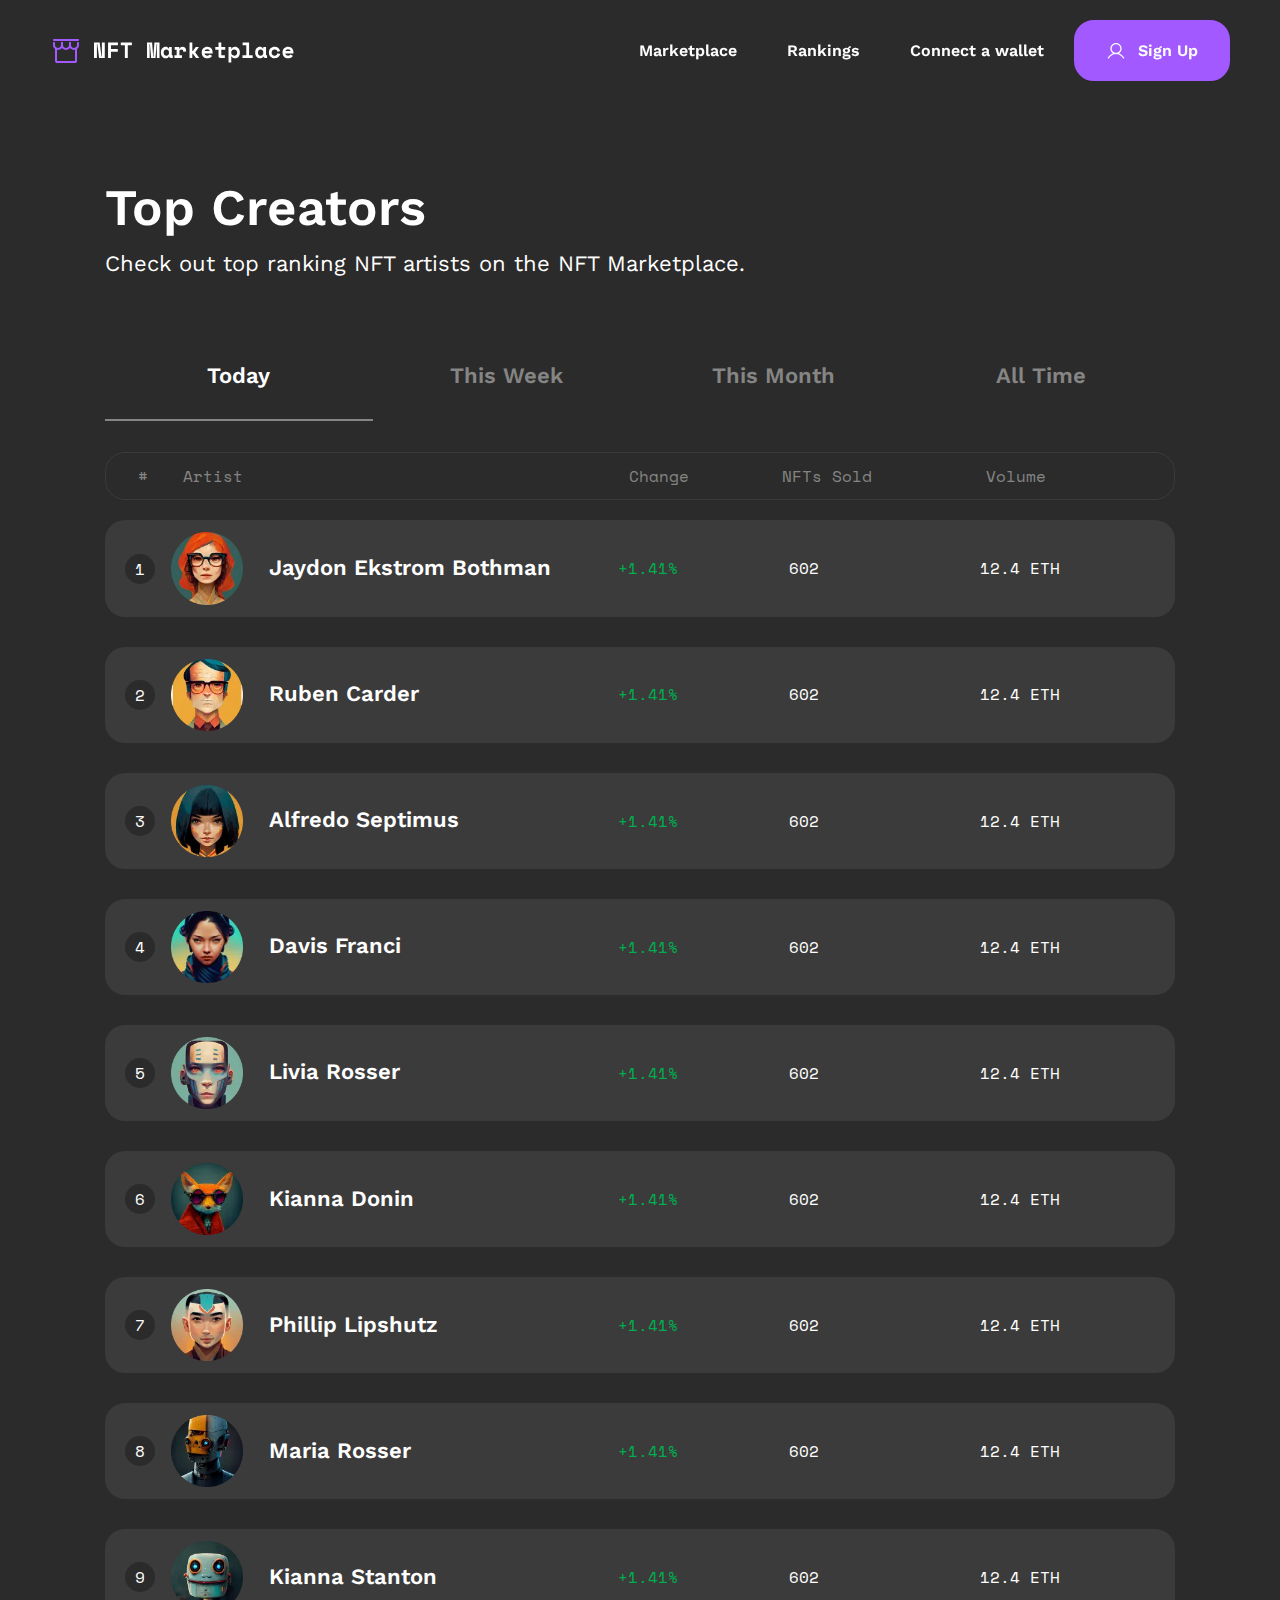
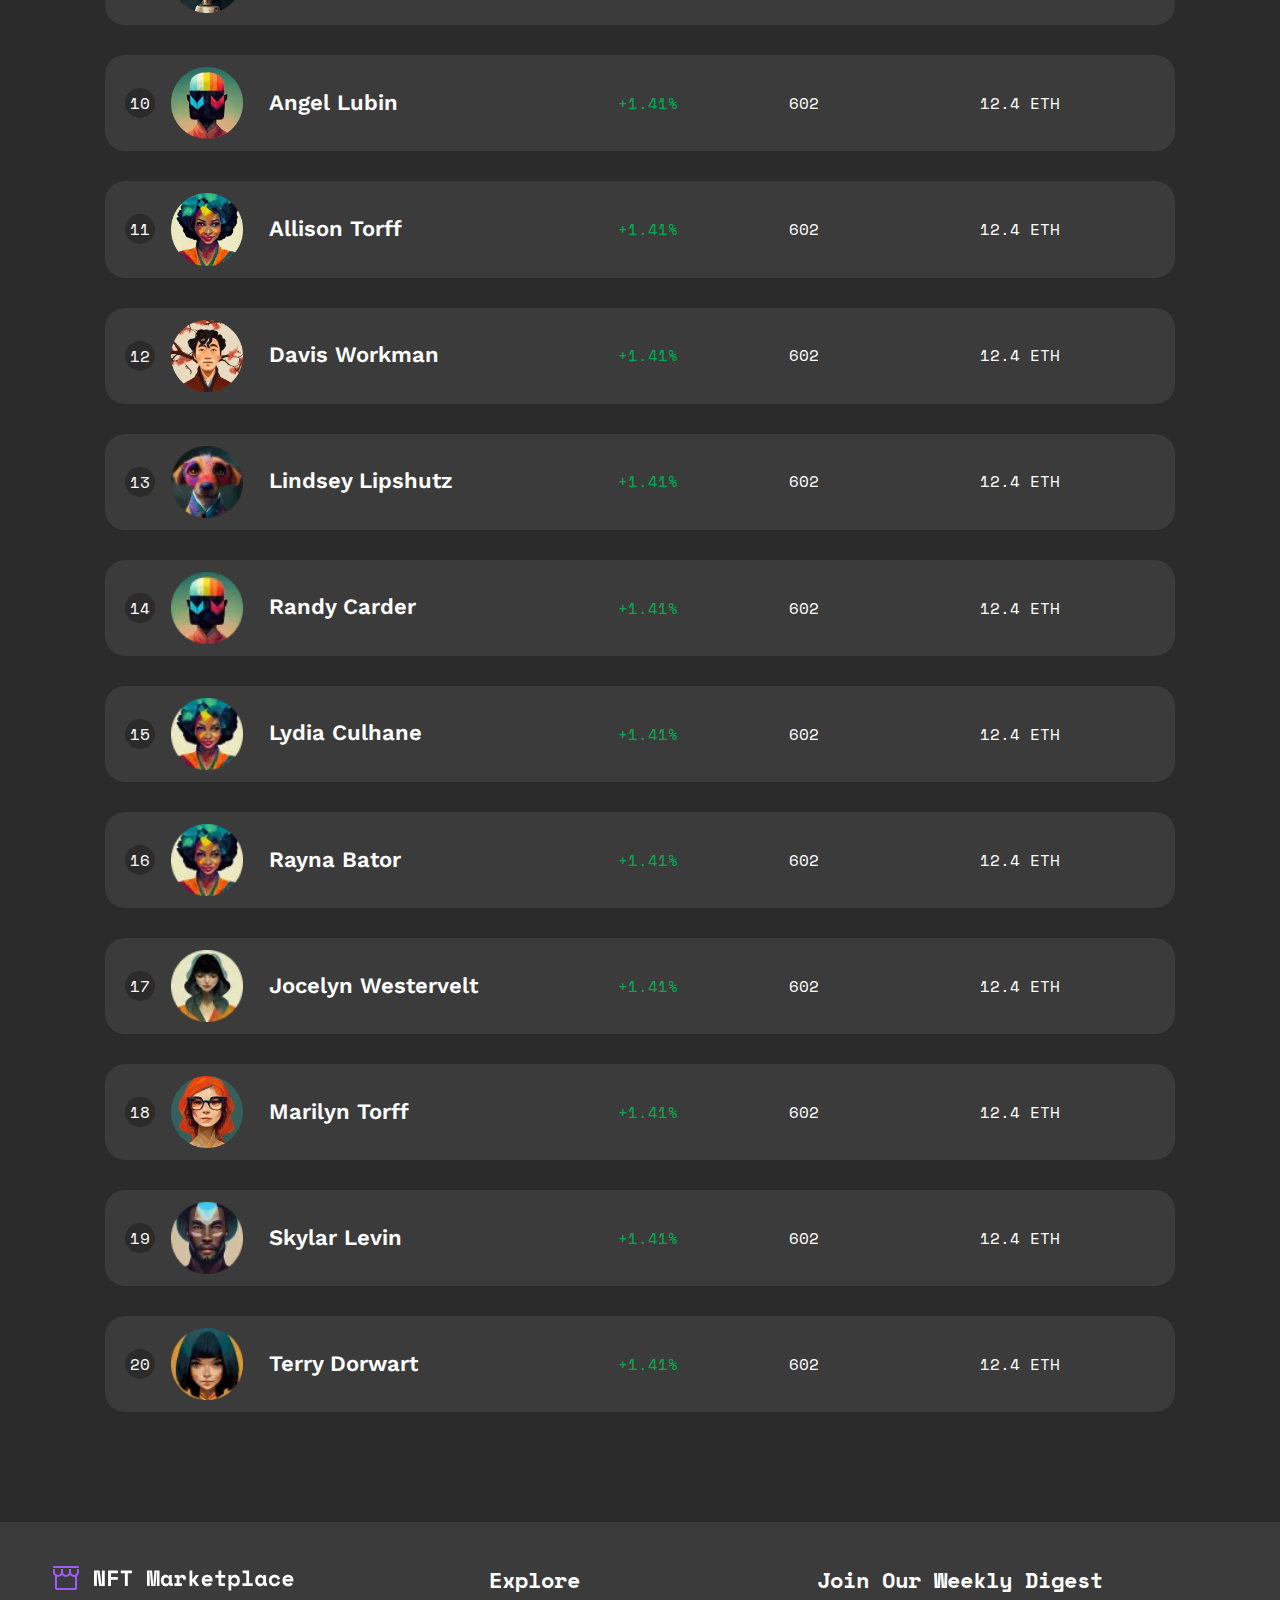
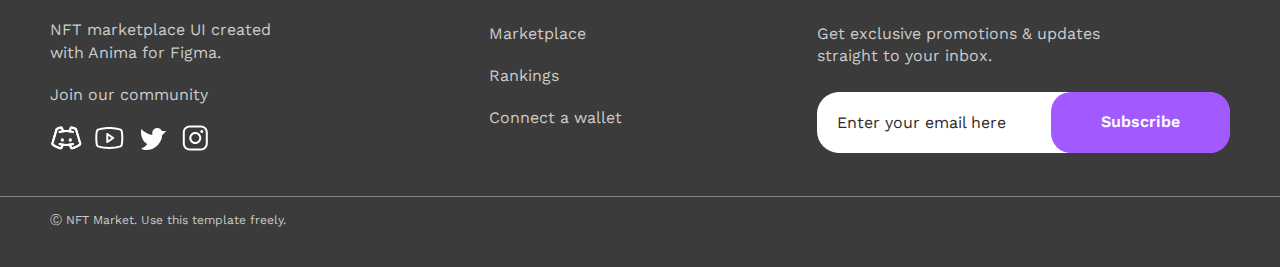
<file: rankings.html>
<!DOCTYPE html>
<html lang="en">

<head>
	<title>Rankings</title>
	<meta charset="UTF-8">
	<meta name="format-detection" content="telephone=no">
	<!-- <style>body{opacity: 0;}</style> -->
	<link rel="stylesheet" href="css/style.min.css?_v=20230201120240">
	<link rel="shortcut icon" href="favicon.ico">
	<!-- <meta name="robots" content="noindex, nofollow"> -->
	<meta name="viewport" content="width=device-width, initial-scale=1.0">
</head>

<body>
	<div class="wrapper">
		<header class="header">
			<div class="header__container">
				<div class="header__body">
					<div class="header__logo-block">
						<a href="" class="header__logo-icon"><img src="img/header/storefront.svg" alt="Logo"></a>
						<a href="" class="header__logo"><img src="img/header/nft-logo.svg" alt="Logo"></a>
					</div>
					<div class="header__menu menu">

						<nav class="menu__body">
							<ul class="menu__list">
								<li class="menu__item"><a href="" class="menu__link">Marketplace</a></li>
								<li class="menu__item"><a href="" class="menu__link">Rankings</a></li>
								<li class="menu__item"><a href="" class="menu__link">Connect a wallet</a></li>

							</ul>
						</nav>
						<div class="menu__btn">
							<a href="" data-da=".menu__body,991.98" class="menu__button button">
								<svg xmlns="http://www.w3.org/2000/svg" width="20" height="20" viewbox="0 0 20 20" fill="currentColor" class="icon-button">
									<path fill-rule="evenodd" clip-rule="evenodd" d="M10 3.125C7.58375 3.125 5.625 5.08375 5.625 7.5C5.625 9.91625 7.58375 11.875 10 11.875C12.4162 11.875 14.375 9.91625 14.375 7.5C14.375 5.08375 12.4162 3.125 10 3.125ZM4.375 7.5C4.375 4.3934 6.8934 1.875 10 1.875C13.1066 1.875 15.625 4.3934 15.625 7.5C15.625 10.6066 13.1066 13.125 10 13.125C6.8934 13.125 4.375 10.6066 4.375 7.5Z" />
									<path fill-rule="evenodd" clip-rule="evenodd" d="M10.0001 13.124C8.57374 13.124 7.17251 13.4995 5.93728 14.2128C4.70205 14.926 3.67634 15.9518 2.96327 17.1872C2.79071 17.4861 2.40848 17.5886 2.10953 17.416C1.81058 17.2435 1.70812 16.8612 1.88068 16.5623C2.70345 15.1369 3.88696 13.9532 5.31223 13.1303C6.7375 12.3073 8.3543 11.874 10.0001 11.874C11.6459 11.874 13.2627 12.3073 14.688 13.1303C16.1132 13.9532 17.2968 15.1369 18.1195 16.5623C18.2921 16.8612 18.1896 17.2435 17.8907 17.416C17.5917 17.5886 17.2095 17.4861 17.0369 17.1872C16.3239 15.9518 15.2982 14.926 14.0629 14.2128C12.8277 13.4995 11.4265 13.124 10.0001 13.124Z" />
								</svg>
								Sign Up</a>

						</div>

						<button type="button" class="menu__icon icon-menu"><span></span></button>

					</div>
				</div>
			</div>
		</header>
		<main class="page">
			<section class="page__rankings rankings">
				<div class="rankings__container">
					<div class="rankings__body">
						<div class="rankings__content">
							<h2 class="rankings__title title--basic">Top Creators</h2>
							<p class="rankings__text">Check out top ranking NFT artists on the NFT Marketplace.</p>
						</div>
						<div class="tabu-body">
							<div data-tabs class="tabu">
								<nav data-tabs-titles class="tabu__navigation">
									<button type="button" class="tabu__title--2 _tab-active">
										<p class="tabu__subtitle">Today</p>
										<p class="tabu__subtitle-subtitle">1d</p>

									</button>
									<button type="button" class="tabu__title--2">
										<p class="tabu__subtitle">This Week</p>
										<p class="tabu__subtitle-subtitle">7d</p>

									</button>
									<button type="button" class="tabu__title--2">
										<p class="tabu__subtitle">This Month</p>
										<p class="tabu__subtitle-subtitle">30d</p>
									</button>
									<button type="button" class="tabu__title--2">
										<p class="tabu__subtitle">All Time</p>
										<p class="tabu__subtitle-subtitle">All Time</p>

									</button>

								</nav>
								<div class="tabu__block-row block-row-tabu">
									<div class="block-row-tabu__item">#</div>
									<div class="block-row-tabu__item">Artist</div>
									<div class="block-row-tabu__item"></div>
									<div class="block-row-tabu__item">Change</div>
									<div class="block-row-tabu__item">NFTs Sold</div>
									<div class="block-row-tabu__item">Volume</div>
								</div>
								<div data-tabs-body class="tabu__box-box">
									<div class="tabu__content">
										<div class="rows">
											<div class="card-items">
												<div class="card-items__numer"><span>1</span></div>
												<a href="#" class="card-items__picture">
													<div class="card-items__pic">
														<picture><source srcset="img/rankings/01.webp" type="image/webp"><img src="img/rankings/01.png" alt="picture"></picture>
													</div>
												</a>
												<div class="card-items__name">
													<a href="#" class="card-items__link">Jaydon Ekstrom Bothman</a>
												</div>

												<div class="card-items__change">+1.41%</div>
												<div class="card-items__sold">602</div>
												<div class="card-items__volume">12.4 ETH</div>
											</div>
											<div class="card-items">
												<div class="card-items__numer"><span>2</span></div>
												<a href="#" class="card-items__picture">
													<div class="card-items__pic">
														<picture><source srcset="img/rankings/02.webp" type="image/webp"><img src="img/rankings/02.png" alt="picture"></picture>
													</div>
												</a>

												<div class="card-items__name">
													<a href="#" class="card-items__link">Ruben Carder</a>
												</div>

												<div class="card-items__change">+1.41%</div>
												<div class="card-items__sold">602</div>
												<div class="card-items__volume">12.4 ETH</div>
											</div>
											<div class="card-items">
												<div class="card-items__numer"><span>3</span></div>
												<a href="#" class="card-items__picture">
													<div class="card-items__pic">
														<picture><source srcset="img/rankings/03.webp" type="image/webp"><img src="img/rankings/03.png" alt="picture"></picture>
													</div>
												</a>
												<div class="card-items__name">
													<a href="#" class="card-items__link">Alfredo Septimus</a>
												</div>

												<div class="card-items__change">+1.41%</div>
												<div class="card-items__sold">602</div>
												<div class="card-items__volume">12.4 ETH</div>
											</div>
											<div class="card-items">
												<div class="card-items__numer"><span>4</span></div>
												<a href="#" class="card-items__picture">
													<div class="card-items__pic">
														<picture><source srcset="img/rankings/04.webp" type="image/webp"><img src="img/rankings/04.png" alt="picture"></picture>
													</div>
												</a>
												<div class="card-items__name">
													<a href="#" class="card-items__link">Davis Franci</a>
												</div>

												<div class="card-items__change">+1.41%</div>
												<div class="card-items__sold">602</div>
												<div class="card-items__volume">12.4 ETH</div>
											</div>
											<div class="card-items">
												<div class="card-items__numer"><span>5</span></div>
												<a href="#" class="card-items__picture">
													<div class="card-items__pic">
														<picture><source srcset="img/rankings/05.webp" type="image/webp"><img src="img/rankings/05.png" alt="picture"></picture>
													</div>
												</a>
												<div class="card-items__name">
													<a href="#" class="card-items__link">Livia Rosser</a>
												</div>

												<div class="card-items__change">+1.41%</div>
												<div class="card-items__sold">602</div>
												<div class="card-items__volume">12.4 ETH</div>
											</div>
											<div class="card-items">
												<div class="card-items__numer"><span>6</span></div>
												<a href="#" class="card-items__picture">
													<div class="card-items__pic">
														<picture><source srcset="img/rankings/06.webp" type="image/webp"><img src="img/rankings/06.png" alt="picture"></picture>
													</div>
												</a>
												<div class="card-items__name">
													<a href="#" class="card-items__link">Kianna Donin</a>
												</div>

												<div class="card-items__change">+1.41%</div>
												<div class="card-items__sold">602</div>
												<div class="card-items__volume">12.4 ETH</div>
											</div>
											<div class="card-items">
												<div class="card-items__numer"><span>7</span></div>
												<a href="#" class="card-items__picture">
													<div class="card-items__pic">
														<picture><source srcset="img/rankings/07.webp" type="image/webp"><img src="img/rankings/07.png" alt="picture"></picture>
													</div>
												</a>
												<div class="card-items__name">
													<a href="#" class="card-items__link">Phillip Lipshutz</a>
												</div>

												<div class="card-items__change">+1.41%</div>
												<div class="card-items__sold">602</div>
												<div class="card-items__volume">12.4 ETH</div>
											</div>
											<div class="card-items">
												<div class="card-items__numer"><span>8</span></div>
												<a href="#" class="card-items__picture">
													<div class="card-items__pic">
														<picture><source srcset="img/rankings/08.webp" type="image/webp"><img src="img/rankings/08.png" alt="picture"></picture>
													</div>
												</a>
												<div class="card-items__name">
													<a href="#" class="card-items__link">Maria Rosser</a>
												</div>

												<div class="card-items__change">+1.41%</div>
												<div class="card-items__sold">602</div>
												<div class="card-items__volume">12.4 ETH</div>
											</div>
											<div class="card-items">
												<div class="card-items__numer"><span>9</span></div>
												<a href="#" class="card-items__picture">
													<div class="card-items__pic">
														<picture><source srcset="img/rankings/09.webp" type="image/webp"><img src="img/rankings/09.png" alt="picture"></picture>
													</div>
												</a>
												<div class="card-items__name">
													<a href="#" class="card-items__link">Kianna Stanton</a>
												</div>

												<div class="card-items__change">+1.41%</div>
												<div class="card-items__sold">602</div>
												<div class="card-items__volume">12.4 ETH</div>
											</div>
											<div class="card-items">
												<div class="card-items__numer"><span>10</span></div>
												<a href="#" class="card-items__picture">
													<div class="card-items__pic">
														<picture><source srcset="img/rankings/10.webp" type="image/webp"><img src="img/rankings/10.png" alt="picture"></picture>
													</div>
												</a>
												<div class="card-items__name">
													<a href="#" class="card-items__link">Angel Lubin</a>
												</div>

												<div class="card-items__change">+1.41%</div>
												<div class="card-items__sold">602</div>
												<div class="card-items__volume">12.4 ETH</div>
											</div>
											<div class="card-items">
												<div class="card-items__numer"><span>11</span></div>
												<a href="#" class="card-items__picture">
													<div class="card-items__pic">
														<picture><source srcset="img/rankings/11.webp" type="image/webp"><img src="img/rankings/11.png" alt="picture"></picture>
													</div>
												</a>
												<div class="card-items__name">
													<a href="#" class="card-items__link">Allison Torff</a>
												</div>

												<div class="card-items__change">+1.41%</div>
												<div class="card-items__sold">602</div>
												<div class="card-items__volume">12.4 ETH</div>
											</div>
											<div class="card-items">
												<div class="card-items__numer"><span>12</span></div>
												<a href="#" class="card-items__picture">
													<div class="card-items__pic">
														<picture><source srcset="img/rankings/12.webp" type="image/webp"><img src="img/rankings/12.png" alt="picture"></picture>
													</div>
												</a>
												<div class="card-items__name">
													<a href="#" class="card-items__link">Davis Workman</a>
												</div>

												<div class="card-items__change">+1.41%</div>
												<div class="card-items__sold">602</div>
												<div class="card-items__volume">12.4 ETH</div>
											</div>
											<div class="card-items">
												<div class="card-items__numer"><span>13</span></div>
												<a href="#" class="card-items__picture">
													<div class="card-items__pic">
														<picture><source srcset="img/rankings/13.webp" type="image/webp"><img src="img/rankings/13.png" alt="picture"></picture>
													</div>
												</a>
												<div class="card-items__name">
													<a href="#" class="card-items__link">Lindsey Lipshutz</a>
												</div>

												<div class="card-items__change">+1.41%</div>
												<div class="card-items__sold">602</div>
												<div class="card-items__volume">12.4 ETH</div>
											</div>
											<div class="card-items">
												<div class="card-items__numer"><span>14</span></div>
												<a href="#" class="card-items__picture">
													<div class="card-items__pic">
														<picture><source srcset="img/rankings/14.webp" type="image/webp"><img src="img/rankings/14.png" alt="picture"></picture>
													</div>
												</a>
												<div class="card-items__name">
													<a href="#" class="card-items__link">Randy Carder</a>
												</div>

												<div class="card-items__change">+1.41%</div>
												<div class="card-items__sold">602</div>
												<div class="card-items__volume">12.4 ETH</div>
											</div>
											<div class="card-items">
												<div class="card-items__numer"><span>15</span></div>
												<a href="#" class="card-items__picture">
													<div class="card-items__pic">
														<picture><source srcset="img/rankings/15.webp" type="image/webp"><img src="img/rankings/15.png" alt="picture"></picture>
													</div>
												</a>
												<div class="card-items__name">
													<a href="#" class="card-items__link">Lydia Culhane</a>
												</div>

												<div class="card-items__change">+1.41%</div>
												<div class="card-items__sold">602</div>
												<div class="card-items__volume">12.4 ETH</div>
											</div>
											<div class="card-items">
												<div class="card-items__numer"><span>16</span></div>
												<a href="#" class="card-items__picture">
													<div class="card-items__pic">
														<picture><source srcset="img/rankings/15.webp" type="image/webp"><img src="img/rankings/15.png" alt="picture"></picture>
													</div>
												</a>
												<div class="card-items__name">
													<a href="#" class="card-items__link">Rayna Bator</a>
												</div>

												<div class="card-items__change">+1.41%</div>
												<div class="card-items__sold">602</div>
												<div class="card-items__volume">12.4 ETH</div>
											</div>
											<div class="card-items">
												<div class="card-items__numer"><span>17</span></div>
												<a href="#" class="card-items__picture">
													<div class="card-items__pic">
														<picture><source srcset="img/rankings/17.webp" type="image/webp"><img src="img/rankings/17.png" alt="picture"></picture>
													</div>
												</a>
												<div class="card-items__name">
													<a href="#" class="card-items__link">Jocelyn Westervelt</a>
												</div>

												<div class="card-items__change">+1.41%</div>
												<div class="card-items__sold">602</div>
												<div class="card-items__volume">12.4 ETH</div>
											</div>
											<div class="card-items">
												<div class="card-items__numer"><span>18</span></div>
												<a href="#" class="card-items__picture">
													<div class="card-items__pic">
														<picture><source srcset="img/rankings/01.webp" type="image/webp"><img src="img/rankings/01.png" alt="picture"></picture>
													</div>
												</a>
												<div class="card-items__name">
													<a href="#" class="card-items__link">Marilyn Torff</a>
												</div>

												<div class="card-items__change">+1.41%</div>
												<div class="card-items__sold">602</div>
												<div class="card-items__volume">12.4 ETH</div>
											</div>
											<div class="card-items">
												<div class="card-items__numer"><span>19</span></div>
												<a href="#" class="card-items__picture">
													<div class="card-items__pic">
														<picture><source srcset="img/rankings/19.webp" type="image/webp"><img src="img/rankings/19.png" alt="picture"></picture>
													</div>
												</a>
												<div class="card-items__name">
													<a href="#" class="card-items__link">Skylar Levin</a>
												</div>

												<div class="card-items__change">+1.41%</div>
												<div class="card-items__sold">602</div>
												<div class="card-items__volume">12.4 ETH</div>
											</div>
											<div class="card-items">
												<div class="card-items__numer"><span>20</span></div>
												<a href="#" class="card-items__picture">
													<div class="card-items__pic">
														<picture><source srcset="img/rankings/20.webp" type="image/webp"><img src="img/rankings/20.png" alt="picture"></picture>
													</div>
												</a>
												<div class="card-items__name">
													<a href="#" class="card-items__link">Terry Dorwart</a>
												</div>

												<div class="card-items__change">+1.41%</div>
												<div class="card-items__sold">602</div>
												<div class="card-items__volume">12.4 ETH</div>
											</div>

										</div>

									</div>
									<div class="tabu__content">
										<div class="rows">

											<div class="card-items">
												<div class="card-items__numer"><span>1</span></div>
												<a href="#" class="card-items__picture">
													<div class="card-items__pic">
														<picture><source srcset="img/rankings/07.webp" type="image/webp"><img src="img/rankings/07.png" alt="picture"></picture>
													</div>
												</a>
												<div class="card-items__name">
													<a href="#" class="card-items__link">Phillip Lipshutz</a>
												</div>

												<div class="card-items__change">+1.41%</div>
												<div class="card-items__sold">602</div>
												<div class="card-items__volume">12.4 ETH</div>
											</div>
											<div class="card-items">
												<div class="card-items__numer"><span>2</span></div>
												<a href="#" class="card-items__picture">
													<div class="card-items__pic">
														<picture><source srcset="img/rankings/08.webp" type="image/webp"><img src="img/rankings/08.png" alt="picture"></picture>
													</div>
												</a>
												<div class="card-items__name">
													<a href="#" class="card-items__link">Maria Rosser</a>
												</div>

												<div class="card-items__change">+1.41%</div>
												<div class="card-items__sold">602</div>
												<div class="card-items__volume">12.4 ETH</div>
											</div>
											<div class="card-items">
												<div class="card-items__numer"><span>3</span></div>
												<a href="#" class="card-items__picture">
													<div class="card-items__pic">
														<picture><source srcset="img/rankings/09.webp" type="image/webp"><img src="img/rankings/09.png" alt="picture"></picture>
													</div>
												</a>
												<div class="card-items__name">
													<a href="#" class="card-items__link">Kianna Stanton</a>
												</div>

												<div class="card-items__change">+1.41%</div>
												<div class="card-items__sold">602</div>
												<div class="card-items__volume">12.4 ETH</div>
											</div>
											<div class="card-items">
												<div class="card-items__numer"><span>4</span></div>
												<a href="#" class="card-items__picture">
													<div class="card-items__pic">
														<picture><source srcset="img/rankings/10.webp" type="image/webp"><img src="img/rankings/10.png" alt="picture"></picture>
													</div>
												</a>
												<div class="card-items__name">
													<a href="#" class="card-items__link">Angel Lubin</a>
												</div>

												<div class="card-items__change">+1.41%</div>
												<div class="card-items__sold">602</div>
												<div class="card-items__volume">12.4 ETH</div>
											</div>
											<div class="card-items">
												<div class="card-items__numer"><span>5</span></div>
												<a href="#" class="card-items__picture">
													<div class="card-items__pic">
														<picture><source srcset="img/rankings/11.webp" type="image/webp"><img src="img/rankings/11.png" alt="picture"></picture>
													</div>
												</a>
												<div class="card-items__name">
													<a href="#" class="card-items__link">Allison Torff</a>
												</div>

												<div class="card-items__change">+1.41%</div>
												<div class="card-items__sold">602</div>
												<div class="card-items__volume">12.4 ETH</div>
											</div>
											<div class="card-items">
												<div class="card-items__numer"><span>7</span></div>
												<a href="#" class="card-items__picture">
													<div class="card-items__pic">
														<picture><source srcset="img/rankings/12.webp" type="image/webp"><img src="img/rankings/12.png" alt="picture"></picture>
													</div>
												</a>
												<div class="card-items__name">
													<a href="#" class="card-items__link">Davis Workman</a>
												</div>

												<div class="card-items__change">+1.41%</div>
												<div class="card-items__sold">602</div>
												<div class="card-items__volume">12.4 ETH</div>
											</div>


										</div>

									</div>
									<div class="tabu__content">
										<div class="rows">

											<div class="card-items">
												<div class="card-items__numer"><span>1</span></div>
												<a href="#" class="card-items__picture">
													<div class="card-items__pic">
														<picture><source srcset="img/rankings/08.webp" type="image/webp"><img src="img/rankings/08.png" alt="picture"></picture>
													</div>
												</a>
												<div class="card-items__name">
													<a href="#" class="card-items__link">Maria Rosser</a>
												</div>

												<div class="card-items__change">+1.41%</div>
												<div class="card-items__sold">602</div>
												<div class="card-items__volume">12.4 ETH</div>
											</div>
											<div class="card-items">
												<div class="card-items__numer"><span>2</span></div>
												<a href="#" class="card-items__picture">
													<div class="card-items__pic">
														<picture><source srcset="img/rankings/09.webp" type="image/webp"><img src="img/rankings/09.png" alt="picture"></picture>
													</div>
												</a>
												<div class="card-items__name">
													<a href="#" class="card-items__link">Kianna Stanton</a>
												</div>

												<div class="card-items__change">+1.41%</div>
												<div class="card-items__sold">602</div>
												<div class="card-items__volume">12.4 ETH</div>
											</div>
											<div class="card-items">
												<div class="card-items__numer"><span>3</span></div>
												<a href="#" class="card-items__picture">
													<div class="card-items__pic">
														<picture><source srcset="img/rankings/10.webp" type="image/webp"><img src="img/rankings/10.png" alt="picture"></picture>
													</div>
												</a>
												<div class="card-items__name">
													<a href="#" class="card-items__link">Angel Lubin</a>
												</div>

												<div class="card-items__change">+1.41%</div>
												<div class="card-items__sold">602</div>
												<div class="card-items__volume">12.4 ETH</div>
											</div>
											<div class="card-items">
												<div class="card-items__numer"><span>4</span></div>
												<a href="#" class="card-items__picture">
													<div class="card-items__pic">
														<picture><source srcset="img/rankings/11.webp" type="image/webp"><img src="img/rankings/11.png" alt="picture"></picture>
													</div>
												</a>
												<div class="card-items__name">
													<a href="#" class="card-items__link">Allison Torff</a>
												</div>

												<div class="card-items__change">+1.41%</div>
												<div class="card-items__sold">602</div>
												<div class="card-items__volume">12.4 ETH</div>
											</div>
											<div class="card-items">
												<div class="card-items__numer"><span>5</span></div>
												<a href="#" class="card-items__picture">
													<div class="card-items__pic">
														<picture><source srcset="img/rankings/12.webp" type="image/webp"><img src="img/rankings/12.png" alt="picture"></picture>
													</div>
												</a>
												<div class="card-items__name">
													<a href="#" class="card-items__link">Davis Workman</a>
												</div>

												<div class="card-items__change">+1.41%</div>
												<div class="card-items__sold">602</div>
												<div class="card-items__volume">12.4 ETH</div>
											</div>


										</div>

									</div>
									<div class="tabu__content">
										<div class="rows">


											<div class="card-items">
												<div class="card-items__numer"><span>1</span></div>
												<a href="#" class="card-items__picture">
													<div class="card-items__pic">
														<picture><source srcset="img/rankings/15.webp" type="image/webp"><img src="img/rankings/15.png" alt="picture"></picture>
													</div>
												</a>
												<div class="card-items__name">
													<a href="#" class="card-items__link">Lydia Culhane</a>
												</div>

												<div class="card-items__change">+1.41%</div>
												<div class="card-items__sold">602</div>
												<div class="card-items__volume">12.4 ETH</div>
											</div>
											<div class="card-items">
												<div class="card-items__numer"><span>2</span></div>
												<a href="#" class="card-items__picture">
													<div class="card-items__pic">
														<picture><source srcset="img/rankings/15.webp" type="image/webp"><img src="img/rankings/15.png" alt="picture"></picture>
													</div>
												</a>
												<div class="card-items__name">
													<a href="#" class="card-items__link">Rayna Bator</a>
												</div>

												<div class="card-items__change">+1.41%</div>
												<div class="card-items__sold">602</div>
												<div class="card-items__volume">12.4 ETH</div>
											</div>
											<div class="card-items">
												<div class="card-items__numer"><span>3</span></div>
												<a href="#" class="card-items__picture">
													<div class="card-items__pic">
														<picture><source srcset="img/rankings/17.webp" type="image/webp"><img src="img/rankings/17.png" alt="picture"></picture>
													</div>
												</a>
												<div class="card-items__name">
													<a href="#" class="card-items__link">Jocelyn Westervelt</a>
												</div>

												<div class="card-items__change">+1.41%</div>
												<div class="card-items__sold">602</div>
												<div class="card-items__volume">12.4 ETH</div>
											</div>
											<div class="card-items">
												<div class="card-items__numer"><span>4</span></div>
												<a href="#" class="card-items__picture">
													<div class="card-items__pic">
														<picture><source srcset="img/rankings/01.webp" type="image/webp"><img src="img/rankings/01.png" alt="picture"></picture>
													</div>
												</a>
												<div class="card-items__name">
													<a href="#" class="card-items__link">Marilyn Torff</a>
												</div>

												<div class="card-items__change">+1.41%</div>
												<div class="card-items__sold">602</div>
												<div class="card-items__volume">12.4 ETH</div>
											</div>
											<div class="card-items">
												<div class="card-items__numer"><span>5</span></div>
												<a href="#" class="card-items__picture">
													<div class="card-items__pic">
														<picture><source srcset="img/rankings/19.webp" type="image/webp"><img src="img/rankings/19.png" alt="picture"></picture>
													</div>
												</a>
												<div class="card-items__name">
													<a href="#" class="card-items__link">Skylar Levin</a>
												</div>

												<div class="card-items__change">+1.41%</div>
												<div class="card-items__sold">602</div>
												<div class="card-items__volume">12.4 ETH</div>
											</div>
											<div class="card-items">
												<div class="card-items__numer"><span>6</span></div>
												<a href="#" class="card-items__picture">
													<div class="card-items__pic">
														<picture><source srcset="img/rankings/20.webp" type="image/webp"><img src="img/rankings/20.png" alt="picture"></picture>
													</div>
												</a>
												<div class="card-items__name">
													<a href="#" class="card-items__link">Terry Dorwart</a>
												</div>

												<div class="card-items__change">+1.41%</div>
												<div class="card-items__sold">602</div>
												<div class="card-items__volume">12.4 ETH</div>
											</div>

										</div>

									</div>

								</div>
							</div>
						</div>


					</div>




				</div>


			</section>




		</main>
		<footer class="footer">
			<div class="footer__container">
				<div class="footer__body">
					<div class="footer__row">
						<div class="footer__column">
							<div class="footer__logo-block">
								<a href="" class="footer__logo-icon"><img src="img/header/storefront.svg" alt="Logo"></a>
								<a href="" class="footer__logo"><img src="img/header/nft-logo.svg" alt="Logo"></a>
							</div>
							<div class="footer__text">
								<p>NFT marketplace UI created with Anima for Figma.</p>
							</div>
							<div class="footer__social">
								<div class="footer__social-title">Join our community</div>
								<div class="footer__social-row">
									<a href="#" class="footer__social-link">
										<svg xmlns="http://www.w3.org/2000/svg" width="33" height="32" viewbox="0 0 33 32" fill="currentColor">
											<path d="M12.293 19.5C13.1214 19.5 13.793 18.8284 13.793 18C13.793 17.1716 13.1214 16.5 12.293 16.5C11.4645 16.5 10.793 17.1716 10.793 18C10.793 18.8284 11.4645 19.5 12.293 19.5Z" />
											<path d="M20.293 19.5C21.1214 19.5 21.793 18.8284 21.793 18C21.793 17.1716 21.1214 16.5 20.293 16.5C19.4645 16.5 18.793 17.1716 18.793 18C18.793 18.8284 19.4645 19.5 20.293 19.5Z" />
											<path fill-rule="evenodd" clip-rule="evenodd" d="M16.2856 10.0006C14.1178 9.98454 11.9608 10.3065 9.89211 10.9548C9.3651 11.12 8.80398 10.8267 8.63881 10.2997C8.47364 9.77266 8.76697 9.21154 9.29397 9.04637C11.5586 8.33661 13.9199 7.98379 16.293 8.00057C18.6662 7.98379 21.0275 8.33661 23.2921 9.04637C23.8191 9.21154 24.1124 9.77266 23.9473 10.2997C23.7821 10.8267 23.221 11.12 22.694 10.9548C20.6253 10.3065 18.4683 9.98454 16.3004 10.0006H16.2856Z" />
											<path fill-rule="evenodd" clip-rule="evenodd" d="M8.63881 21.7012C8.80398 21.1742 9.3651 20.8809 9.89211 21.046C11.9608 21.6944 14.1178 22.0163 16.2856 22.0003H16.3004C18.4683 22.0163 20.6253 21.6944 22.694 21.046C23.221 20.8809 23.7821 21.1742 23.9473 21.7012C24.1124 22.2282 23.8191 22.7893 23.2921 22.9545C21.0275 23.6643 18.6662 24.0171 16.293 24.0003C13.9199 24.0171 11.5586 23.6643 9.29397 22.9545C8.76697 22.7893 8.47364 22.2282 8.63881 21.7012Z" />
											<path fill-rule="evenodd" clip-rule="evenodd" d="M20.5124 4.81024C20.9429 4.56754 21.4476 4.4917 21.9303 4.59714C23.2479 4.88268 24.5378 5.28326 25.7853 5.79426C26.0661 5.90254 26.3183 6.07398 26.5224 6.29541C26.7286 6.5192 26.88 6.78788 26.9645 7.08017L31.2003 21.2246C31.3108 21.593 31.3134 21.9855 31.2077 22.3554C31.102 22.7253 30.8925 23.0571 30.604 23.3116L30.5989 23.3161C28.5314 25.1151 25.73 26.4767 22.5481 27.2567C22.1061 27.3694 21.6387 27.3256 21.2252 27.1326C20.8134 26.9404 20.4806 26.6122 20.2828 26.2035L18.7745 23.2119C18.5259 22.7188 18.7241 22.1174 19.2173 21.8688C19.7104 21.6202 20.3118 21.8184 20.5604 22.3115L22.0729 25.3115L22.074 25.3137C25.0119 24.5933 27.506 23.3562 29.286 21.8073L29.9425 22.5617L29.2809 21.8119C29.2827 21.8103 29.284 21.8082 29.2846 21.8059C29.2853 21.8036 29.2853 21.8012 29.2846 21.7989L25.0485 7.65368C25.045 7.65227 25.0414 7.65084 25.0379 7.64939C23.895 7.18051 22.713 6.81314 21.5057 6.55155L21.5035 6.55107C21.5005 6.55042 21.4974 6.55089 21.4947 6.5524C21.4923 6.55375 21.4904 6.55587 21.4893 6.5584L20.5044 9.53807C20.3311 10.0625 19.7655 10.347 19.2411 10.1737C18.7167 10.0004 18.4322 9.43476 18.6055 8.91038L19.5959 5.91419C19.7554 5.44609 20.0817 5.05312 20.5124 4.81024Z" />
											<path fill-rule="evenodd" clip-rule="evenodd" d="M11.0912 6.5524C11.0885 6.55089 11.0854 6.55042 11.0824 6.55107L11.0802 6.55155C9.87285 6.81314 8.69089 7.18051 7.54798 7.64939C7.54446 7.65084 7.54092 7.65227 7.53737 7.65368L3.30139 21.7986C3.30071 21.8009 3.30061 21.8036 3.30126 21.8059C3.30185 21.808 3.30297 21.8099 3.30449 21.8114C5.08418 23.3583 7.57657 24.5939 10.5119 25.3137L10.513 25.3115L12.0255 22.3115C12.2741 21.8184 12.8755 21.6202 13.3686 21.8688C13.8618 22.1174 14.06 22.7188 13.8114 23.2119L12.3031 26.2035C12.1052 26.6122 11.7724 26.9404 11.3607 27.1326C10.9472 27.3256 10.4798 27.3694 10.0378 27.2567C6.85584 26.4767 4.05447 25.1151 1.98701 23.3161L1.98183 23.3116C1.69336 23.0571 1.4839 22.7252 1.37821 22.3554C1.27256 21.9856 1.27508 21.5932 1.38546 21.2248C1.38549 21.2248 1.38543 21.2249 1.38546 21.2248L5.62136 7.08019C5.70588 6.78789 5.85723 6.51921 6.06348 6.29541C6.26754 6.07398 6.51976 5.90254 6.80056 5.79426C8.04843 5.28312 9.33874 4.88246 10.6567 4.5969C11.1391 4.49181 11.6433 4.56772 12.0735 4.81024C12.5042 5.05312 12.8305 5.4461 12.99 5.9142L12.9929 5.92287L13.9804 8.91038C14.1537 9.43476 13.8692 10.0004 13.3448 10.1737C12.8204 10.347 12.2548 10.0624 12.0815 9.53807L11.0965 6.55839C11.0955 6.55586 11.0936 6.55375 11.0912 6.5524Z" />
											<path d="M12.293 19.5C13.1214 19.5 13.793 18.8284 13.793 18C13.793 17.1716 13.1214 16.5 12.293 16.5C11.4645 16.5 10.793 17.1716 10.793 18C10.793 18.8284 11.4645 19.5 12.293 19.5Z" />
											<path d="M20.293 19.5C21.1214 19.5 21.793 18.8284 21.793 18C21.793 17.1716 21.1214 16.5 20.293 16.5C19.4645 16.5 18.793 17.1716 18.793 18C18.793 18.8284 19.4645 19.5 20.293 19.5Z" />
											<path fill-rule="evenodd" clip-rule="evenodd" d="M16.2856 10.0006C14.1178 9.98454 11.9608 10.3065 9.89211 10.9548C9.3651 11.12 8.80398 10.8267 8.63881 10.2997C8.47364 9.77266 8.76697 9.21154 9.29397 9.04637C11.5586 8.33661 13.9199 7.98379 16.293 8.00057C18.6662 7.98379 21.0275 8.33661 23.2921 9.04637C23.8191 9.21154 24.1124 9.77266 23.9473 10.2997C23.7821 10.8267 23.221 11.12 22.694 10.9548C20.6253 10.3065 18.4683 9.98454 16.3004 10.0006H16.2856Z" />
											<path fill-rule="evenodd" clip-rule="evenodd" d="M8.63881 21.7012C8.80398 21.1742 9.3651 20.8809 9.89211 21.046C11.9608 21.6944 14.1178 22.0163 16.2856 22.0003H16.3004C18.4683 22.0163 20.6253 21.6944 22.694 21.046C23.221 20.8809 23.7821 21.1742 23.9473 21.7012C24.1124 22.2282 23.8191 22.7893 23.2921 22.9545C21.0275 23.6643 18.6662 24.0171 16.293 24.0003C13.9199 24.0171 11.5586 23.6643 9.29397 22.9545C8.76697 22.7893 8.47364 22.2282 8.63881 21.7012Z" />
											<path fill-rule="evenodd" clip-rule="evenodd" d="M20.5124 4.81024C20.9429 4.56754 21.4476 4.4917 21.9303 4.59714C23.2479 4.88268 24.5378 5.28326 25.7853 5.79426C26.0661 5.90254 26.3183 6.07398 26.5224 6.29541C26.7286 6.5192 26.88 6.78788 26.9645 7.08017L31.2003 21.2246C31.3108 21.593 31.3134 21.9855 31.2077 22.3554C31.102 22.7253 30.8925 23.0571 30.604 23.3116L30.5989 23.3161C28.5314 25.1151 25.73 26.4767 22.5481 27.2567C22.1061 27.3694 21.6387 27.3256 21.2252 27.1326C20.8134 26.9404 20.4806 26.6122 20.2828 26.2035L18.7745 23.2119C18.5259 22.7188 18.7241 22.1174 19.2173 21.8688C19.7104 21.6202 20.3118 21.8184 20.5604 22.3115L22.0729 25.3115L22.074 25.3137C25.0119 24.5933 27.506 23.3562 29.286 21.8073L29.9425 22.5617L29.2809 21.8119C29.2827 21.8103 29.284 21.8082 29.2846 21.8059C29.2853 21.8036 29.2853 21.8012 29.2846 21.7989L25.0485 7.65368C25.045 7.65227 25.0414 7.65084 25.0379 7.64939C23.895 7.18051 22.713 6.81314 21.5057 6.55155L21.5035 6.55107C21.5005 6.55042 21.4974 6.55089 21.4947 6.5524C21.4923 6.55375 21.4904 6.55587 21.4893 6.5584L20.5044 9.53807C20.3311 10.0625 19.7655 10.347 19.2411 10.1737C18.7167 10.0004 18.4322 9.43476 18.6055 8.91038L19.5959 5.91419C19.7554 5.44609 20.0817 5.05312 20.5124 4.81024Z" />
											<path fill-rule="evenodd" clip-rule="evenodd" d="M11.0912 6.5524C11.0885 6.55089 11.0854 6.55042 11.0824 6.55107L11.0802 6.55155C9.87285 6.81314 8.69089 7.18051 7.54798 7.64939C7.54446 7.65084 7.54092 7.65227 7.53737 7.65368L3.30139 21.7986C3.30071 21.8009 3.30061 21.8036 3.30126 21.8059C3.30185 21.808 3.30297 21.8099 3.30449 21.8114C5.08418 23.3583 7.57657 24.5939 10.5119 25.3137L10.513 25.3115L12.0255 22.3115C12.2741 21.8184 12.8755 21.6202 13.3686 21.8688C13.8618 22.1174 14.06 22.7188 13.8114 23.2119L12.3031 26.2035C12.1052 26.6122 11.7724 26.9404 11.3607 27.1326C10.9472 27.3256 10.4798 27.3694 10.0378 27.2567C6.85584 26.4767 4.05447 25.1151 1.98701 23.3161L1.98183 23.3116C1.69336 23.0571 1.4839 22.7252 1.37821 22.3554C1.27256 21.9856 1.27508 21.5932 1.38546 21.2248C1.38549 21.2248 1.38543 21.2249 1.38546 21.2248L5.62136 7.08019C5.70588 6.78789 5.85723 6.51921 6.06348 6.29541C6.26754 6.07398 6.51976 5.90254 6.80056 5.79426C8.04843 5.28312 9.33874 4.88246 10.6567 4.5969C11.1391 4.49181 11.6433 4.56772 12.0735 4.81024C12.5042 5.05312 12.8305 5.4461 12.99 5.9142L12.9929 5.92287L13.9804 8.91038C14.1537 9.43476 13.8692 10.0004 13.3448 10.1737C12.8204 10.347 12.2548 10.0624 12.0815 9.53807L11.0965 6.55839C11.0955 6.55586 11.0936 6.55375 11.0912 6.5524Z" />
										</svg>
									</a>
									<a href="#" class="footer__social-link">
										<svg xmlns="http://www.w3.org/2000/svg" width="33" height="32" viewbox="0 0 33 32" fill="currentColor">
											<path fill-rule="evenodd" clip-rule="evenodd" d="M13.8211 11.1183C14.1463 10.9443 14.5408 10.9634 14.8477 11.168L20.8477 15.168C21.1259 15.3534 21.293 15.6656 21.293 16C21.293 16.3344 21.1259 16.6466 20.8477 16.8321L14.8477 20.8321C14.5408 21.0366 14.1463 21.0557 13.8211 20.8817C13.496 20.7077 13.293 20.3688 13.293 20V12C13.293 11.6312 13.496 11.2923 13.8211 11.1183ZM15.293 13.8685V18.1315L18.4902 16L15.293 13.8685Z" />
											<path fill-rule="evenodd" clip-rule="evenodd" d="M16.2915 5.05082L16.2746 5.05078L16.2118 5.05081C16.1573 5.05093 16.0779 5.05133 15.9761 5.05241C15.7724 5.05457 15.4786 5.05947 15.1136 5.07043C14.3841 5.09232 13.3675 5.13847 12.2167 5.23563C9.9403 5.42782 7.04225 5.82669 4.81105 6.6792L4.79635 6.68495C4.35808 6.86039 3.96717 7.13637 3.65515 7.49064C3.34313 7.84491 3.11874 8.26755 3.00008 8.72447L2.99911 8.72824C2.6877 9.9468 2.29297 12.2065 2.29297 16.0008C2.29297 19.7952 2.6877 22.0549 2.99911 23.2734L3.00008 23.2772C3.11874 23.7341 3.34313 24.1568 3.65515 24.511C3.96717 24.8653 4.35807 25.1413 4.79635 25.3167L4.81105 25.3225C7.04225 26.175 9.9403 26.5739 12.2167 26.766C13.3675 26.8632 14.3841 26.9094 15.1136 26.9312C15.4786 26.9422 15.7724 26.9471 15.9761 26.9493C16.0779 26.9504 16.1573 26.9507 16.2118 26.9509L16.2746 26.9509L16.2915 26.9509H16.2945L16.3113 26.9509L16.3741 26.9509C16.4286 26.9507 16.508 26.9504 16.6099 26.9493C16.8135 26.9471 17.1074 26.9422 17.4724 26.9312C18.2018 26.9094 19.2184 26.8632 20.3693 26.766C22.6456 26.5739 25.5437 26.175 27.7749 25.3225L27.7896 25.3167C28.2279 25.1413 28.6188 24.8653 28.9308 24.511C29.2428 24.1568 29.4672 23.7341 29.5859 23.2772L29.5868 23.2734C29.8982 22.0549 30.293 19.7952 30.293 16.0008C30.293 12.2065 29.8982 9.9468 29.5868 8.72824L29.5859 8.72447C29.4672 8.26755 29.2428 7.84491 28.9308 7.49064C28.6188 7.13637 28.2279 6.86039 27.7896 6.68495L27.7749 6.6792C25.5437 5.82669 22.6456 5.42782 20.3693 5.23563C19.2184 5.13847 18.2018 5.09232 17.4724 5.07043C17.1074 5.05947 16.8135 5.05457 16.6099 5.05241C16.508 5.05133 16.4286 5.05093 16.3741 5.05081L16.3113 5.05078L16.2945 5.05082H16.2915ZM16.2877 24.9509L16.2984 24.9508L16.3016 24.9509L16.3147 24.9509L16.3697 24.9509C16.4188 24.9508 16.4926 24.9504 16.5886 24.9494C16.7807 24.9473 17.0616 24.9427 17.4124 24.9321C18.1146 24.9111 19.0941 24.8666 20.201 24.7731C22.4371 24.5843 25.0971 24.2028 27.0526 23.4574C27.1974 23.3984 27.3265 23.3066 27.4299 23.1892C27.5344 23.0705 27.6097 22.929 27.6497 22.7761C27.9132 21.7438 28.293 19.6539 28.293 16.0008C28.293 12.3478 27.9132 10.2578 27.6497 9.22562C27.6097 9.07265 27.5344 8.93117 27.4299 8.81251C27.3265 8.69512 27.1974 8.60331 27.0526 8.54424C25.0971 7.79889 22.4371 7.41733 20.201 7.22854C19.0941 7.13509 18.1146 7.09061 17.4124 7.06953C17.0616 7.059 16.7807 7.05433 16.5886 7.0523C16.4926 7.05128 16.4188 7.05092 16.3697 7.05081L16.3147 7.05078L16.3016 7.05081L16.2987 7.05082L16.2876 7.05088L16.2844 7.05081L16.2713 7.05078L16.2163 7.05081C16.1671 7.05092 16.0933 7.05128 15.9973 7.0523C15.8052 7.05433 15.5244 7.059 15.1736 7.06953C14.4713 7.09061 13.4918 7.13509 12.3849 7.22854C10.1489 7.41733 7.48887 7.79889 5.53336 8.54424C5.38858 8.60331 5.25942 8.69513 5.15603 8.81251C5.05152 8.93117 4.97626 9.07265 4.93627 9.22562C4.6727 10.2578 4.29297 12.3478 4.29297 16.0008C4.29297 19.6539 4.6727 21.7438 4.93627 22.7761C4.97626 22.929 5.05152 23.0705 5.15603 23.1892C5.25942 23.3066 5.38857 23.3984 5.53335 23.4574C7.48886 24.2028 10.1489 24.5843 12.3849 24.7731C13.4918 24.8666 14.4713 24.9111 15.1736 24.9321C15.5244 24.9427 15.8052 24.9473 15.9973 24.9494C16.0933 24.9504 16.1671 24.9508 16.2163 24.9509L16.2713 24.9509L16.2844 24.9509L16.2877 24.9509Z">
										</svg>
									</a>
									<a href="#" class="footer__social-link">
										<svg xmlns="http://www.w3.org/2000/svg" width="33" height="32" viewbox="0 0 33 32" fill="currentColor">
											<path d="M16.2927 11.0005C16.2927 8.25045 18.6052 5.96295 21.3552 6.00045C22.3182 6.01157 23.2576 6.3006 24.0603 6.8328C24.863 7.365 25.495 8.11771 25.8802 9.00045H30.2927L26.2552 13.038C25.9946 17.0937 24.1993 20.8979 21.2342 23.6773C18.269 26.4566 14.3567 28.0025 10.2927 28.0005C6.29267 28.0005 5.29267 26.5005 5.29267 26.5005C5.29267 26.5005 9.29267 25.0005 11.2927 22.0005C11.2927 22.0005 3.29267 18.0005 5.29267 7.00045C5.29267 7.00045 10.2927 12.0005 16.2927 13.0005V11.0005Z" />
										</svg>
									</a>
									<a href="#" class="footer__social-link">
										<svg xmlns="http://www.w3.org/2000/svg" width="33" height="32" viewbox="0 0 33 32" fill="currentColor">
											<path fill-rule="evenodd" clip-rule="evenodd" d="M16.293 12C14.0838 12 12.293 13.7909 12.293 16C12.293 18.2091 14.0838 20 16.293 20C18.5021 20 20.293 18.2091 20.293 16C20.293 13.7909 18.5021 12 16.293 12ZM10.293 16C10.293 12.6863 12.9793 10 16.293 10C19.6067 10 22.293 12.6863 22.293 16C22.293 19.3137 19.6067 22 16.293 22C12.9793 22 10.293 19.3137 10.293 16Z" />
											<path fill-rule="evenodd" clip-rule="evenodd" d="M10.793 5.5C8.03154 5.5 5.79297 7.73858 5.79297 10.5V21.5C5.79297 24.2614 8.03154 26.5 10.793 26.5H21.793C24.5544 26.5 26.793 24.2614 26.793 21.5V10.5C26.793 7.73858 24.5544 5.5 21.793 5.5H10.793ZM3.79297 10.5C3.79297 6.63401 6.92698 3.5 10.793 3.5H21.793C25.659 3.5 28.793 6.63401 28.793 10.5V21.5C28.793 25.366 25.659 28.5 21.793 28.5H10.793C6.92698 28.5 3.79297 25.366 3.79297 21.5V10.5Z" />
											<path d="M22.793 11C23.6214 11 24.293 10.3284 24.293 9.5C24.293 8.67157 23.6214 8 22.793 8C21.9645 8 21.293 8.67157 21.293 9.5C21.293 10.3284 21.9645 11 22.793 11Z" />
										</svg>
									</a>
								</div>
							</div>

						</div>
						<div class="footer__column">
							<div class="footer__label">Explore</div>
							<nav class="footer__menu menu-footer">
								<ul class="menu-footer__list">
									<li class="menu-footer__item"><a href="#" class="menu-footer__link">Marketplace</a></li>
									<li class="menu-footer__item"><a href="#" class="menu-footer__link">Rankings</a></li>
									<li class="menu-footer__item"><a href="#" class="menu-footer__link">Connect a wallet</a></li>
								</ul>
							</nav>
						</div>
						<div class="footer__column">
							<div class="footer__label">Join our weekly digest</div>
							<div class="footer__form-text">
								<p>Get exclusive promotions & updates straight to your inbox.</p>

							</div>
							<div class="footer__form">

								<form action="#" class="form">
									<input autocomplete="off" type="email" required name="form[]" placeholder="Enter your email here" class="form__input">
									<button type="submit" class="form__button button-form">Subscribe</button>
								</form>
							</div>
						</div>
					</div>
					<div class="footer__bottom">
						Ⓒ NFT Market. Use this template freely.
					</div>

				</div>

			</div>
		</footer>
	</div>
	<script src="js/app.min.js?_v=20230201120240"></script>
</body>

</html>
</file>
<file: css/style.min.css>
@charset "UTF-8";@import url(https://fonts.googleapis.com/css?family=Space+Mono:regular,700&display=swap);@import url(https://fonts.googleapis.com/css?family=Work+Sans:regular,600,700&display=swap);@import url(https://fonts.googleapis.com/css?family=Mulish:700&display=swap);@font-face{font-family:icomoon;font-display:swap;src:url(../fonts/icomoon.woff2) format("woff2"),url(../fonts/icomoon.woff) format("woff");font-weight:400;font-style:normal}[class*=_icon-]:before{font-family:icomoon;font-style:normal;font-weight:400;font-variant:normal;text-transform:none;line-height:1;-webkit-font-smoothing:antialiased;-moz-osx-font-smoothing:grayscale}[class*=_icon-]:before{display:block}._icon-search:before{content:"\e900";color:#fff;font-size:19.5px}*{padding:0;margin:0;border:0}*,:after,:before{-webkit-box-sizing:border-box;box-sizing:border-box}:active,:focus{outline:0}body,html{height:100%;min-width:320px}body{color:#fff;line-height:1;font-family:"Work Sans";font-size:1rem;-ms-text-size-adjust:100%;-moz-text-size-adjust:100%;-webkit-text-size-adjust:100%;-webkit-font-smoothing:antialiased;-moz-osx-font-smoothing:grayscale}button,input,textarea{font-family:"Work Sans";font-size:inherit}button{cursor:pointer;color:inherit;background-color:inherit}a{color:inherit;text-decoration:none}ul li{list-style:none}img{vertical-align:top}h1,h2,h3,h4,h5,h6{font-weight:inherit;font-size:inherit}body{background:#2b2b2b}.lock body{overflow:hidden;-ms-touch-action:none;touch-action:none;-ms-scroll-chaining:none;overscroll-behavior:none}.wrapper{min-height:100%;display:-webkit-box;display:-ms-flexbox;display:flex;-webkit-box-orient:vertical;-webkit-box-direction:normal;-ms-flex-direction:column;flex-direction:column;overflow:hidden}@supports (overflow:clip){.wrapper{overflow:clip}}.wrapper>main{-webkit-box-flex:1;-ms-flex:1 1 auto;flex:1 1 auto}.wrapper>*{min-width:0}[class*=__container]{max-width:75.625rem;margin:0 auto;padding:0 .9375rem}[class*=-ibg]{position:relative}[class*=-ibg] img{position:absolute;width:100%;height:100%;top:0;left:0;-o-object-fit:cover;object-fit:cover}[class*=-ibg_contain] img{-o-object-fit:contain;object-fit:contain}.button{background:#a259ff;border-radius:20px;padding:17.5px 30px 17.5px 30px;font-weight:600;line-height:1.4;text-align:center;white-space:nowrap;border:2px solid #a259ff;-webkit-transition:all .3s ease 0s;-o-transition:all .3s ease 0s;transition:all .3s ease 0s}.icon-button{color:#fff;-webkit-transition:all .3s ease 0s;-o-transition:all .3s ease 0s;transition:all .3s ease 0s}.button:hover .icon-button{color:#a259ff}.button--black{background:inherit;border-radius:20px;padding:17.5px 30px 17.5px 30px;font-weight:600;line-height:1.4;text-align:center;white-space:nowrap;border:2px solid #a259ff;-webkit-transition:all .3s ease 0s;-o-transition:all .3s ease 0s;transition:all .3s ease 0s}.button--see{background:inherit;border-radius:20px;padding:17.5px 50px 17.5px 50px;font-weight:600;line-height:1.4;text-align:center;white-space:nowrap;border:2px solid #a259ff;-webkit-transition:all .3s ease 0s;-o-transition:all .3s ease 0s;transition:all .3s ease 0s}.button--seewhrite{background:#fff;border-radius:20px;padding:17.5px 50px 17.5px 50px;font-weight:600;font-family:"Work Sans";font-style:normal;font-weight:600;color:#2b2b2b;line-height:1.4;text-align:center;white-space:nowrap;border:2px solid #fff;-webkit-transition:all .3s ease 0s;-o-transition:all .3s ease 0s;transition:all .3s ease 0s}.form{max-width:420px;background:#fff;border-radius:22px;display:-webkit-box;display:-ms-flexbox;display:flex;padding-left:20px}.form__input{-webkit-box-flex:1;-ms-flex:1 1 auto;flex:1 1 auto}.form__input::-webkit-input-placeholder{line-height:1.4;color:#2b2b2b}.form__input::-moz-placeholder{line-height:1.4;color:#2b2b2b}.form__input:-ms-input-placeholder{line-height:1.4;color:#2b2b2b}.form__input::-ms-input-placeholder{line-height:1.4;color:#2b2b2b}.form__input::placeholder{line-height:1.4;color:#2b2b2b}.button-form{padding:19px 50px 19px 50px;font-family:"Work Sans";font-style:normal;font-weight:600;line-height:1.4;text-align:center;background:#a259ff;border-radius:20px;-webkit-transition:all .3s ease 0s;-o-transition:all .3s ease 0s;transition:all .3s ease 0s;color:#fff}.title-main{font-weight:600;line-height:1.1;-webkit-box-align:center;-ms-flex-align:center;align-items:center;text-transform:capitalize}.title{font-weight:600;font-size:38px;line-height:1.2;text-transform:capitalize}.title--magic{font-weight:600;line-height:1.1;text-transform:capitalize}.title--basic{font-weight:600;line-height:1.1;text-transform:capitalize}.social-row{display:-webkit-box;display:-ms-flexbox;display:flex;gap:10px}.social-row__link{color:#858584;-webkit-transition:all .3s ease 0s;-o-transition:all .3s ease 0s;transition:all .3s ease 0s}.header{position:fixed;width:100%;top:0;left:0;z-index:100;padding:20px 0;min-height:60px;-webkit-transition:all .3s ease 0s;-o-transition:all .3s ease 0s;transition:all .3s ease 0s}.header._header-scroll{background:rgba(43,43,43,.8);padding:10px 0 10px 0;min-height:40px}.header__body{display:-webkit-box;display:-ms-flexbox;display:flex}.header__logo-block{display:-webkit-box;display:-ms-flexbox;display:flex;-ms-flex-negative:0;flex-shrink:0;-webkit-box-align:center;-ms-flex-align:center;align-items:center;gap:12px;position:relative;z-index:99}.header__logo-icon Img{max-width:100%}.header__logo{display:-webkit-box;display:-ms-flexbox;display:flex;position:relative;top:2px;left:0}.header__logo Img{max-width:100%}.header__menu{-webkit-box-flex:1;-ms-flex:1 1 auto;flex:1 1 auto;-webkit-box-pack:end;-ms-flex-pack:end;justify-content:flex-end}.menu{display:-webkit-box;display:-ms-flexbox;display:flex;-webkit-box-align:center;-ms-flex-align:center;align-items:center;gap:30px}.menu-open .menu__body{left:0}.menu-open .menu__body::before{left:0}.menu__list{display:-webkit-box;display:-ms-flexbox;display:flex;-webkit-column-gap:50px;-moz-column-gap:50px;column-gap:50px;-ms-flex-wrap:wrap;flex-wrap:wrap;row-gap:8px}.menu__link{font-family:"Work Sans";font-style:normal;font-weight:600;font-size:16px;line-height:1.4;text-align:center;-webkit-transition:all .3s ease 0s;-o-transition:all .3s ease 0s;transition:all .3s ease 0s}.menu__button{display:-webkit-box;display:-ms-flexbox;display:flex;-webkit-box-align:center;-ms-flex-align:center;align-items:center;gap:12px}.icon-menu{display:none;-webkit-transform:rotate(180deg);-ms-transform:rotate(180deg);transform:rotate(180deg)}.footer{background:#3b3b3b;position:relative}.footer__body{padding:40px 65px 40px 65px}.footer__row{display:-webkit-box;display:-ms-flexbox;display:flex;-webkit-box-pack:justify;-ms-flex-pack:justify;justify-content:space-between;gap:31px;margin-bottom:57px}.footer__logo-block{display:-webkit-box;display:-ms-flexbox;display:flex;-ms-flex-negative:0;flex-shrink:0;-webkit-box-align:center;-ms-flex-align:center;align-items:center;gap:12px;position:relative;z-index:99}.footer__logo-icon Img{max-width:100%}.footer__logo{display:-webkit-box;display:-ms-flexbox;display:flex;position:relative;top:2px;left:0}.footer__logo Img{max-width:100%}.footer__text{line-height:1.4;color:#ccc;max-width:237px;margin-bottom:20px}.footer__form-text{line-height:1.4;color:#ccc;max-width:338px;margin-bottom:25px}.footer__social-title{line-height:1.4;color:#ccc;margin-bottom:15px}.footer__social-row{display:-webkit-box;display:-ms-flexbox;display:flex;gap:10px}.footer__social-link{-webkit-transition:all .3s ease 0s;-o-transition:all .3s ease 0s;transition:all .3s ease 0s}.footer__label{font-family:"Space Mono";font-style:normal;font-weight:700;font-size:22px;line-height:1.6;text-transform:capitalize}.footer__bottom{font-size:12px;line-height:1.1;color:#ccc;display:-webkit-box;display:-ms-flexbox;display:flex;-webkit-box-align:center;-ms-flex-align:center;align-items:center}.footer__bottom::before{content:"";position:absolute;bottom:70px;left:0;width:100%;height:1px;background:#858584}.menu-footer__link{line-height:1.4;color:#ccc;-webkit-transition:all .3s ease 0s;-o-transition:all .3s ease 0s;transition:all .3s ease 0s}.main__body{padding-left:65px;padding-right:65px;display:-webkit-box;display:-ms-flexbox;display:flex;-webkit-box-pack:justify;-ms-flex-pack:justify;justify-content:space-between;-webkit-column-gap:30px;-moz-column-gap:30px;column-gap:30px}.main__column{-webkit-box-flex:0;-ms-flex:0 1 47%;flex:0 1 47%}.main__title:not(:last-child){margin:0 0 20px 0}.main__text{line-height:1.6;text-transform:capitalize}.main__text:not(:last-child){margin:0 0 30px 0}.main__btn:not(:last-child){margin:0 0 30px 0}.main__button{display:-webkit-inline-box;display:-ms-inline-flexbox;display:inline-flex;-webkit-box-align:center;-ms-flex-align:center;align-items:center;gap:12px}.main__achion{display:-webkit-box;display:-ms-flexbox;display:flex;-webkit-box-pack:justify;-ms-flex-pack:justify;justify-content:space-between}.main__card{-webkit-box-flex:0;-ms-flex:0 1 47%;flex:0 1 47%}.raket-button{-ms-flex-item-align:center;-ms-grid-row-align:center;align-self:center;color:#fff;-webkit-transition:all .3s ease 0s;-o-transition:all .3s ease 0s;transition:all .3s ease 0s}.button:hover .raket-button{color:#a259ff}.item-main__numer{font-family:"Space Mono";font-style:normal;font-weight:700;line-height:1.4;-webkit-box-align:center;-ms-flex-align:center;align-items:center;text-transform:capitalize}.item-main__numer:not(:last-child){margin:0 0 2px 0}.item-main__text{line-height:1.6;text-transform:capitalize}.content-card{background:#3b3b3b;border-radius:22px 22px 20px 20px;-ms-flex-item-align:start;-ms-grid-row-align:start;align-self:start}.content-card__pic{position:relative;padding-bottom:78%;margin-bottom:22px}.content-card__pic img{border-radius:22px 22px 0 0;position:absolute;top:0;left:0;width:100%;height:100%;-o-object-fit:cover;object-fit:cover}.content-card__title{font-weight:600;font-size:22px;line-height:1.4;text-transform:capitalize;padding:0 20px 0 20px}.content-card__title:not(:last-child){margin:0 0 10px 0}.content-card__item{display:-webkit-box;display:-ms-flexbox;display:flex;-webkit-box-align:center;-ms-flex-align:center;align-items:center;gap:12px;padding:0 20px 22px 20px}.content-card__text{font-size:16px;line-height:1.4;color:#fff}.tranding__body{padding-left:65px;padding-right:65px}.tranding__title:not(:last-child){margin:0 0 10px 0}.slider-container{overflow:hidden;width:100%}.swiper-wrapper{display:-ms-grid;display:grid;-ms-grid-columns:(1fr)[3];grid-template-columns:repeat(3,1fr);grid-auto-rows:1fr;gap:30px;-ms-flex-wrap:wrap;flex-wrap:wrap}.card{display:-webkit-box;display:-ms-flexbox;display:flex;-webkit-box-orient:vertical;-webkit-box-direction:normal;-ms-flex-direction:column;flex-direction:column;min-height:100%;-ms-flex-negative:0;flex-shrink:0}.card__picture{margin-bottom:15px;display:block;border-radius:20px;overflow:hidden}.card__pic{position:relative;padding-bottom:100%}.card__pic img{position:absolute;top:0;left:0;width:100%;height:100%;-o-object-fit:cover;object-fit:cover;border-radius:20px;-webkit-transition:all .3s ease 0s;-o-transition:all .3s ease 0s;transition:all .3s ease 0s}.card__item:not(:last-child){margin:0 0 15px 0}.card__title{font-weight:600;font-size:22px;line-height:1.4;text-transform:capitalize;-webkit-box-flex:1;-ms-flex:1 1 auto;flex:1 1 auto;-webkit-transition:all .3s ease 0s;-o-transition:all .3s ease 0s;transition:all .3s ease 0s}.card__title:not(:last-child){margin:0 0 10px 0}.card:nth-child(3){margin-right:0}.item-card{display:-ms-grid;display:grid;-ms-grid-columns:(1fr)[3];grid-template-columns:repeat(3,1fr);grid-auto-rows:1fr;gap:15px}.item-card__pic{overflow:hidden;position:relative;padding-bottom:100%;border-radius:20px}.item-card__pic img{position:absolute;top:0;left:0;width:100%;height:100%;-o-object-fit:cover;object-fit:cover;border-radius:20px;-webkit-transition:all .3s ease 0s;-o-transition:all .3s ease 0s;transition:all .3s ease 0s}.item-card__pic span{position:absolute;width:100%;height:100%;background:#a259ff;border-radius:20px;top:0;right:0;display:-webkit-box;display:-ms-flexbox;display:flex;-webkit-box-align:center;-ms-flex-align:center;align-items:center;-webkit-box-pack:center;-ms-flex-pack:center;justify-content:center;-ms-flex-item-align:center;-ms-grid-row-align:center;align-self:center;font-family:"Space Mono";font-style:normal;font-weight:700;font-size:22px;line-height:1.6;text-transform:capitalize}.box-card{display:-ms-grid;display:grid;-ms-grid-columns:24px 1fr;grid-template-columns:24px 1fr;gap:12px;-webkit-box-align:center;-ms-flex-align:center;align-items:center}.box-card__pic{position:relative;padding-bottom:100%}.box-card__pic img{position:absolute;top:0;left:0;width:100%;height:100%;-o-object-fit:cover;object-fit:cover}.box-card__text{font-size:16px;line-height:1.4}.creators__body{padding-left:65px;padding-right:65px}.creators__row{display:-ms-grid;display:grid;-ms-grid-columns:(1fr)[4];grid-template-columns:repeat(4,1fr);grid-auto-rows:1fr;gap:30px}.header-creators__content{display:-webkit-box;display:-ms-flexbox;display:flex;-webkit-box-pack:justify;-ms-flex-pack:justify;justify-content:space-between;gap:15px}.header-creators__title:not(:last-child){margin:0 0 10px 0}.header-creators__text{line-height:1.6}.header-creators__btn{-ms-flex-item-align:center;-ms-grid-row-align:center;align-self:center;position:relative;top:6px;left:0}.header-creators__btn:hover .raket-button-red{color:#fff}.header-creators__button{display:-webkit-box;display:-ms-flexbox;display:flex;gap:12px}.raket-button-red{color:#a259ff;-webkit-transition:all .3s ease 0s;-o-transition:all .3s ease 0s;transition:all .3s ease 0s;position:relative;top:1px;left:0}.card-creators{background:#3b3b3b;border-radius:20px;position:relative;-webkit-transition:all .3s ease 0s;-o-transition:all .3s ease 0s;transition:all .3s ease 0s}.card-creators span{position:absolute;width:30px;height:30px;background:#2b2b2b;border-radius:50%;top:18px;left:11px;display:-webkit-box;display:-ms-flexbox;display:flex;-webkit-box-align:center;-ms-flex-align:center;align-items:center;-webkit-box-pack:center;-ms-flex-pack:center;justify-content:center;-ms-flex-item-align:center;-ms-grid-row-align:center;align-self:center;font-family:"Space Mono";font-style:normal;font-weight:400;line-height:1.4;color:#858584;-webkit-transition:all .3s ease 0s;-o-transition:all .3s ease 0s;transition:all .3s ease 0s;z-index:5}.card-creators__body{padding:20px}.card-creators__picture{text-align:center;display:block;overflow:hidden;width:120px;margin:0 auto 20px;border-radius:50%}.card-creators__pic{position:relative;padding-bottom:100%;-webkit-box-flex:0;-ms-flex:0 0 60px;flex:0 0 60px}.card-creators__pic img{position:absolute;top:0;left:0;width:100%;height:100%;-o-object-fit:cover;object-fit:cover;border-radius:50%;-webkit-transition:all .3s ease 0s;-o-transition:all .3s ease 0s;transition:all .3s ease 0s}.card-creators__row{display:-webkit-box;display:-ms-flexbox;display:flex;-webkit-box-orient:vertical;-webkit-box-direction:normal;-ms-flex-direction:column;flex-direction:column}.card-creators__title{text-align:center;text-transform:capitalize}.card-creators__title:not(:last-child){margin:0 0 8px 0}.card-creators__link{font-weight:600;font-size:22px;line-height:1.4;text-transform:capitalize;display:-webkit-inline-box;display:-ms-inline-flexbox;display:inline-flex;-webkit-box-pack:center;-ms-flex-pack:center;justify-content:center;-webkit-transition:all .3s ease 0s;-o-transition:all .3s ease 0s;transition:all .3s ease 0s}.card-creators__price{font-size:16px;line-height:1.4;color:#858584;text-align:center;position:relative}.card-creators__price span{position:absolute;font-size:16px;line-height:1.4;color:#fff}.card-creators:hover span{background:#a259ff;color:#fff}.price-card-creators{display:-webkit-box;display:-ms-flexbox;display:flex;-webkit-box-pack:justify;-ms-flex-pack:justify;justify-content:space-between}.price-card-creators__title{font-size:16px;line-height:1.4;color:#858584;text-align:center;position:relative}.price-card-creators__price{font-size:16px;line-height:1.4;color:#fff}.browse__body{padding-left:65px;padding-right:65px}.browse__row{display:-ms-grid;display:grid;-ms-grid-columns:(1fr)[4];grid-template-columns:repeat(4,1fr);grid-auto-rows:1fr auto;gap:30px}.row-browse__card:hover .row-browse__picture::before{background:inherit;-webkit-backdrop-filter:none;backdrop-filter:none}.row-browse__card{background:#3b3b3b;border-radius:20px;display:-webkit-box;display:-ms-flexbox;display:flex;-webkit-box-orient:vertical;-webkit-box-direction:normal;-ms-flex-direction:column;flex-direction:column;min-height:100%;-webkit-transition:all .3s ease 0s;-o-transition:all .3s ease 0s;transition:all .3s ease 0s}.row-browse__picture{margin-bottom:20px;display:block;position:relative}.row-browse__picture::before{content:"";position:absolute;top:0;left:0;width:100%;height:100%;background:rgba(255,255,255,.1);-webkit-backdrop-filter:blur(7.5px);backdrop-filter:blur(7.5px);border-radius:20px 20px 0 0;z-index:10;-webkit-transition:all .3s ease 0s;-o-transition:all .3s ease 0s;transition:all .3s ease 0s}.row-browse__pic{position:relative;padding-bottom:94%;-webkit-box-flex:1;-ms-flex:1 1 auto;flex:1 1 auto}.row-browse__pic img{border-radius:20px 20px 0 0;position:absolute;top:0;left:0;width:100%;height:100%;-o-object-fit:cover;object-fit:cover}.row-browse__pic-icon img{position:absolute;top:calc(50% - 50px);left:calc(50% - 50px);z-index:12;max-width:100%}.row-browse__title{padding:0 20px 47px}.row-browse__link{font-weight:600;line-height:1.4;-webkit-transition:all .3s ease 0s;-o-transition:all .3s ease 0s;transition:all .3s ease 0s}.discover__body{padding-left:65px;padding-right:65px}.discover__content{display:-webkit-box;display:-ms-flexbox;display:flex;-webkit-box-pack:justify;-ms-flex-pack:justify;justify-content:space-between;gap:15px}.discover__title:not(:last-child){margin:0 0 10px 0}.discover__text{line-height:1.6}.discover__btn{-ms-flex-item-align:center;-ms-grid-row-align:center;align-self:center;position:relative;top:6px;left:0}.discover__btn:hover .see-button-red{color:#fff}.discover__button{display:-webkit-box;display:-ms-flexbox;display:flex;gap:12px}.discover__row{display:-ms-grid;display:grid;-ms-grid-columns:(1fr)[3];grid-template-columns:repeat(3,1fr);grid-auto-rows:1fr auto;gap:30px}.see-button-red{color:#a259ff;-webkit-transition:all .3s ease 0s;-o-transition:all .3s ease 0s;transition:all .3s ease 0s;position:relative;top:1px;left:0}.card-item{background:#3b3b3b;border-radius:20px;display:-webkit-box;display:-ms-flexbox;display:flex;-webkit-box-orient:vertical;-webkit-box-direction:normal;-ms-flex-direction:column;flex-direction:column;min-height:100%;-webkit-transition:all .3s ease 0s;-o-transition:all .3s ease 0s;transition:all .3s ease 0s}.card-item__picture{margin:0 0 20px 0;display:block;border-radius:20px 20px 0 0;overflow:hidden}.card-item__pic{position:relative;padding-bottom:89%}.card-item__pic img{position:absolute;top:0;left:0;width:100%;height:100%;-o-object-fit:cover;object-fit:cover;border-radius:20px 20px 0 0;-webkit-transition:all .3s ease 0s;-o-transition:all .3s ease 0s;transition:all .3s ease 0s}.card-item__pic img:hover{-webkit-transform:scale(1.02);-ms-transform:scale(1.02);transform:scale(1.02)}.card-item__title{padding:0 30px;-webkit-box-flex:1;-ms-flex:1 1 auto;flex:1 1 auto}.card-item__title:not(:last-child){margin:0 0 5px 0}.card-item__link{font-weight:600;font-size:22px;line-height:1.4;text-transform:capitalize;-webkit-transition:all .3s ease 0s;-o-transition:all .3s ease 0s;transition:all .3s ease 0s}.avatar{display:-webkit-box;display:-ms-flexbox;display:flex;-webkit-box-align:center;-ms-flex-align:center;align-items:center;gap:12px;padding:0 30px}.avatar:not(:last-child){margin:0 0 27px 0}.avatar__pic img{max-width:100%}.avatar__name{font-family:"Space Mono";font-style:normal;font-weight:400;font-size:16px;line-height:1.4%}.price{display:-webkit-box;display:-ms-flexbox;display:flex;-webkit-box-pack:justify;-ms-flex-pack:justify;justify-content:space-between;padding:0 30px 25px 30px}.price__title{font-family:"Space Mono";font-size:12px;line-height:1.1;color:#858584}.price__title:not(:last-child){margin:0 0 8px 0}.price__numer{font-family:"Space Mono";font-style:normal;font-weight:400;font-size:16px;line-height:1.4}.page__magic{position:relative}.magic{position:relative}.magic::before{content:"";background:-webkit-gradient(linear,left top,left bottom,from(rgba(162,89,255,0)),to(#a259ff));background:-o-linear-gradient(top,rgba(162,89,255,0) 0,#a259ff 100%);background:linear-gradient(180deg,rgba(162,89,255,0) 0,#a259ff 100%);z-index:13;position:absolute;top:0;left:0;width:100%;height:100%}.magic__body{position:relative;z-index:15;padding-bottom:60px;padding-left:65px;padding-right:65px}.magic__image img{position:absolute;top:0;left:0;width:100%;height:100%;-o-object-fit:cover;object-fit:cover}.box-magic{display:-webkit-inline-box;display:-ms-inline-flexbox;display:inline-flex;background:#3b3b3b;border-radius:20px;-webkit-box-align:center;-ms-flex-align:center;align-items:center;padding:10px 20px 10px 20px;gap:12px}.box-magic:not(:last-child){margin:0 0 30px 0}.content-magic{display:-webkit-box;display:-ms-flexbox;display:flex;-webkit-box-align:center;-ms-flex-align:center;align-items:center;-webkit-box-pack:justify;-ms-flex-pack:justify;justify-content:space-between;gap:15px}.content-magic__row{display:-webkit-box;display:-ms-flexbox;display:flex;-webkit-box-pack:center;-ms-flex-pack:center;justify-content:center}.content-magic__title:not(:last-child){margin:0 0 30px 0}.content-magic__btn{display:inline-block;-ms-flex-item-align:center;-ms-grid-row-align:center;align-self:center;position:relative;top:6px;left:0}.content-magic__btn:hover .see-button-red{color:#fff}.content-magic__button{display:-webkit-inline-box;display:-ms-inline-flexbox;display:inline-flex;gap:12px}.timer__days{display:none}.oclock-content-magic{background:rgba(59,59,59,.5);-webkit-backdrop-filter:blur(5px);backdrop-filter:blur(5px);border-radius:20px;padding:30px;-webkit-transform:translate(0,6px);-ms-transform:translate(0,6px);transform:translate(0,6px)}.oclock-content-magic__top{font-family:"Space Mono";font-style:normal;font-weight:400;font-size:12px;line-height:1.1}.oclock-content-magic__top:not(:last-child){margin:0 0 10px 0}.oclock-content-magic__items{display:-webkit-box;display:-ms-flexbox;display:flex;gap:38px}.oclock-content-magic__item{position:relative}.oclock-content-magic__item::before{content:"";position:absolute;top:14px;right:-21px;background:#fff;width:6px;height:6px;border-radius:50%}.oclock-content-magic__item::after{content:"";position:absolute;bottom:30px;right:-21px;background:#fff;width:6px;height:6px;border-radius:50%}.oclock-content-magic__item:last-child::before{display:none}.oclock-content-magic__item:last-child::after{display:none}.oclock-content-magic__time{font-family:"Space Mono";font-style:normal;font-weight:700;font-size:38px;line-height:1.2;text-transform:capitalize}.oclock-content-magic__time:not(:last-child){margin:0 0 5px 0}.oclock-content-magic__subtitle{font-family:"Space Mono";font-style:normal;font-weight:400;font-size:12px;line-height:1.1}.works__body{padding-left:65px;padding-right:65px}.works__title:not(:last-child){margin:0 0 20px 0}.works__text{line-height:1.6;text-transform:capitalize}.works__text:not(:last-child){margin:0 0 48px 0}.works__content{display:-ms-grid;display:grid;-ms-grid-columns:(1fr)[3];grid-template-columns:repeat(3,1fr);grid-auto-rows:1fr auto;gap:30px}.works__item{background:#3b3b3b;border-radius:20px}.item-works{text-align:center}.item-works__picture{padding:30px 60px 0;display:block}.item-works__pic{position:relative;padding-bottom:100%}.item-works__pic img{position:absolute;top:0;left:0;width:100%;height:100%;-o-object-fit:cover;object-fit:cover;border-radius:50%;-webkit-transition:all .3s ease 0s;-o-transition:all .3s ease 0s;transition:all .3s ease 0s}.item-works__pic img:hover{-webkit-transform:scale(1.05);-ms-transform:scale(1.05);transform:scale(1.05)}.item-works__box{padding-bottom:30px}.item-works__title{display:inline-block;font-weight:600;line-height:1.4;text-align:center;text-transform:capitalize;-webkit-transition:all .3s ease 0s;-o-transition:all .3s ease 0s;transition:all .3s ease 0s}.item-works__title:not(:last-child){margin:0 0 10px 0}.item-works__text{line-height:1.4;text-align:center;color:#fff}.join__body{padding-left:65px;padding-right:65px}.join__box{background:#3b3b3b;border-radius:20px;display:-webkit-box;display:-ms-flexbox;display:flex;-webkit-box-align:center;-ms-flex-align:center;align-items:center;gap:15px;padding-left:65px;padding-right:65px;-webkit-box-pack:justify;-ms-flex-pack:justify;justify-content:space-between}.join__picture{-webkit-box-flex:0;-ms-flex:0 1 40%;flex:0 1 40%}.join__pic{position:relative;padding-bottom:72%}.join__pic img{position:absolute;top:0;left:0;width:100%;height:100%;-o-object-fit:cover;object-fit:cover;border-radius:20px}.join__content{-webkit-box-flex:0;-ms-flex:0 1 40%;flex:0 1 40%}.join__top:not(:last-child){margin:0 0 40px 0}.join__title:not(:last-child){margin:0 0 10px 0}.form__button{display:-webkit-box;display:-ms-flexbox;display:flex;-webkit-box-align:center;-ms-flex-align:center;align-items:center;gap:12px;-webkit-box-pack:center;-ms-flex-pack:center;justify-content:center}.page__create{position:relative}.create__body{padding-left:65px;padding-right:65px;position:relative;z-index:5;display:-webkit-box;display:-ms-flexbox;display:flex}.create__picture{-webkit-box-flex:0;-ms-flex:0 1 50%;flex:0 1 50%}.create__column{-webkit-box-flex:0;-ms-flex:0 1 50%;flex:0 1 50%}.create__title:not(:last-child){margin:0 0 20px 0}.create__text{font-size:22px;line-height:1.6;text-transform:capitalize;max-width:460px}.create__text:not(:last-child){margin:0 0 40px 0}.body-form__line{display:-webkit-box;display:-ms-flexbox;display:flex;-webkit-box-orient:vertical;-webkit-box-direction:normal;-ms-flex-direction:column;flex-direction:column;margin-bottom:30px;max-width:330px}.body-form__input{border:1px solid #858584;border-radius:20px;padding:0 0 0 52px;height:46px}.body-form__input::-webkit-input-placeholder{font-size:16px;line-height:1.4;color:#2b2b2b}.body-form__input::-moz-placeholder{font-size:16px;line-height:1.4;color:#2b2b2b}.body-form__input:-ms-input-placeholder{font-size:16px;line-height:1.4;color:#2b2b2b}.body-form__input::-ms-input-placeholder{font-size:16px;line-height:1.4;color:#2b2b2b}.body-form__input::placeholder{font-size:16px;line-height:1.4;color:#2b2b2b}.body-form__input:not(:last-child){margin-bottom:15px}.body-form__input:nth-child(1){background:#fff url(../img/create/User.svg) 21px center no-repeat}.body-form__input:nth-child(2){background:#fff url(../img/create/mail.svg) 21px center no-repeat}.body-form__input:nth-child(3){background:#fff url(../img/create/LockKey.svg) 21px center no-repeat}.body-form__input:nth-child(4){background:#fff url(../img/create/LockKey.svg) 21px center no-repeat}.body-form__button{background:#a259ff;border-radius:20px;padding:12px 103.5px 12px 103.5px;border:2px solid #a259ff;line-height:1.4;display:-webkit-box;display:-ms-flexbox;display:flex;-webkit-box-align:center;-ms-flex-align:center;align-items:center;text-align:center;-webkit-transition:all .3s ease 0s;-o-transition:all .3s ease 0s;transition:all .3s ease 0s;white-space:nowrap}.body-form__button:hover{background:inherit}.create__image img{position:absolute;top:100px;left:0;width:47%;height:100%;-o-object-fit:cover;object-fit:cover;-webkit-transition:all .3s ease 0s;-o-transition:all .3s ease 0s;transition:all .3s ease 0s}.page__connect{position:relative}.connect__body{padding-left:65px;padding-right:65px;position:relative;z-index:5;display:-webkit-box;display:-ms-flexbox;display:flex}.connect__picture{-webkit-box-flex:0;-ms-flex:0 1 50%;flex:0 1 50%}.connect__column{-webkit-box-flex:0;-ms-flex:0 1 50%;flex:0 1 50%}.connect__title{font-weight:600;line-height:1.1;text-transform:capitalize}.connect__title:not(:last-child){margin:0 0 20px 0}.connect__text{font-size:22px;line-height:1.6;text-transform:capitalize;max-width:460px}.connect__text:not(:last-child){margin:0 0 40px 0}.connect__block{display:-webkit-box;display:-ms-flexbox;display:flex;-webkit-box-orient:vertical;-webkit-box-direction:normal;-ms-flex-direction:column;flex-direction:column}.connect__item{display:-webkit-box;display:-ms-flexbox;display:flex;-webkit-box-align:center;-ms-flex-align:center;align-items:center;gap:20px;-webkit-box-orient:horizontal;-webkit-box-direction:normal;-ms-flex-direction:row;flex-direction:row;padding:16px 0 16px 40px;background:#3b3b3b;border:1px solid #a259ff;border-radius:20px;max-width:320px;font-weight:600;font-size:22px;line-height:1.4;text-transform:capitalize;-webkit-transition:all .3s ease 0s;-o-transition:all .3s ease 0s;transition:all .3s ease 0s}.connect__item img{max-width:100%}.connect__item:not(:last-child){margin:0 0 20px 0}.connect__image img{position:absolute;top:100px;left:0;width:47%;height:100%;-o-object-fit:cover;object-fit:cover;-webkit-transition:all .3s ease 0s;-o-transition:all .3s ease 0s;transition:all .3s ease 0s}.page__artist{position:relative}.artist__body{padding-bottom:10px;padding-left:65px;padding-right:65px;position:relative;z-index:30}.artist__avatar-picture{width:120px}.artist__avatar-pic{position:relative;padding-bottom:100%}.artist__avatar-pic img{position:absolute;top:0;left:0;width:100%;height:100%;-o-object-fit:cover;object-fit:cover;border:2px solid #2b2b2b;border-radius:20px}.artist__content{display:-webkit-box;display:-ms-flexbox;display:flex;gap:30px;-webkit-box-pack:justify;-ms-flex-pack:justify;justify-content:space-between;-webkit-box-align:center;-ms-flex-align:center;align-items:center}.artist__content:not(:last-child){margin:0 0 30px 0}.artist__btn{display:-webkit-box;display:-ms-flexbox;display:flex;-ms-flex-wrap:wrap;flex-wrap:wrap;gap:20px}.artist__button{display:-webkit-box;display:-ms-flexbox;display:flex;-webkit-box-align:center;-ms-flex-align:center;align-items:center;gap:12px}.artist__button:hover .raket-button-red{color:#fff}.block-text-artist:not(:last-child){margin:0 0 30px 0}.block-text-artist__title{font-family:"Space Mono";font-style:normal;font-weight:700;line-height:1.6;text-transform:capitalize;color:#858584}.block-text-artist__title:not(:last-child){margin:0 0 10px 0}.block-text-artist__text{line-height:1.6;text-transform:capitalize}.oclock-artist:not(:last-child){margin:0 0 30px 0}.oclock-artist__items{display:-webkit-box;display:-ms-flexbox;display:flex}.oclock-artist__time{font-family:"Space Mono";font-style:normal;font-weight:700;line-height:1.4;-webkit-box-align:center;-ms-flex-align:center;align-items:center;text-transform:capitalize}.oclock-artist__time span{font-family:"Space Mono";font-style:normal;font-weight:700;line-height:1.4;-webkit-box-align:center;-ms-flex-align:center;align-items:center;text-transform:capitalize}.oclock-artist__time:not(:last-child){margin:0 0 3px 0}.oclock-artist__subtitle{font-family:"Work Sans";font-style:normal;font-weight:400;line-height:1.6;text-transform:capitalize}.link-artist:not(:last-child){margin:0 0 40px 0}.link-artist__title{font-family:"Space Mono";font-style:normal;font-weight:700;line-height:1.6;text-transform:capitalize;color:#858584}.link-artist__title:not(:last-child){margin:0 0 10px 0}.artist__image img{position:absolute;top:100px;left:0;width:100%;-o-object-fit:cover;object-fit:cover}.page__block{height:70px;width:100%;background:#2b2b2b}.page__tabu{background:#3b3b3b;margin-bottom:2px}.tabu__body{padding-top:10px;padding-bottom:0;padding-left:65px;padding-right:65px;position:relative;z-index:25}.tabs{margin-top:-70px}.tabs__navigation{display:-webkit-box;display:-ms-flexbox;display:flex;-ms-flex-pack:distribute;justify-content:space-around;-ms-flex-wrap:wrap;flex-wrap:wrap}.tabs__navigation:not(:last-child){margin:0 0 15px 0}.tabs__title{font-weight:600;line-height:1.4;text-align:center;text-transform:capitalize;color:#858584;display:-webkit-box;display:-ms-flexbox;display:flex;gap:16px;-webkit-box-align:center;-ms-flex-align:center;align-items:center;position:relative}.tabs__title:hover{color:#fff}.tabs__title._tab-active{color:#fff}.tabs__title._tab-active::before{content:"";position:absolute;bottom:-29px;left:-50%;width:200%;height:2px;background:#858584}.tabs__numer{font-family:"Space Mono";font-style:normal;font-weight:400;font-size:16px;line-height:1.4;color:#fff;padding:5px 15px 5px 15px;background:#3b3b3b;border-radius:20px}.tabs__numer._tab-active{background:#a2a0a0}.tabs__body{padding:80px 0}._tab-active .tabs__numer{background:#a2a0a0}.tabs__title:hover .tabs__numer{background:#a2a0a0}.row{display:-ms-grid;display:grid;-ms-grid-columns:(1fr)[3];grid-template-columns:repeat(3,1fr);grid-auto-rows:1fr auto;gap:30px}.card-item--black{background:#2b2b2b;border-radius:20px;display:-webkit-box;display:-ms-flexbox;display:flex;-webkit-box-orient:vertical;-webkit-box-direction:normal;-ms-flex-direction:column;flex-direction:column;min-height:100%;-webkit-transition:all .3s ease 0s;-o-transition:all .3s ease 0s;transition:all .3s ease 0s}.card-item--black__picture{margin:0 0 20px 0;display:block;border-radius:20px 20px 0 0;overflow:hidden}.card-item--black__pic{position:relative;padding-bottom:89%}.card-item--black__pic img{position:absolute;top:0;left:0;width:100%;height:100%;-o-object-fit:cover;object-fit:cover;border-radius:20px 20px 0 0;-webkit-transition:all .3s ease 0s;-o-transition:all .3s ease 0s;transition:all .3s ease 0s}.card-item--black__pic img:hover{-webkit-transform:scale(1.02);-ms-transform:scale(1.02);transform:scale(1.02)}.card-item--black__title{padding:0 30px;-webkit-box-flex:1;-ms-flex:1 1 auto;flex:1 1 auto}.card-item--black__title:not(:last-child){margin:0 0 5px 0}.card-item--black__link{font-weight:600;font-size:22px;line-height:1.4;text-transform:capitalize;-webkit-transition:all .3s ease 0s;-o-transition:all .3s ease 0s;transition:all .3s ease 0s}.avatar{display:-webkit-box;display:-ms-flexbox;display:flex;-webkit-box-align:center;-ms-flex-align:center;align-items:center;gap:12px;padding:0 30px}.avatar:not(:last-child){margin:0 0 27px 0}.avatar__pic img{max-width:100%}.avatar__name{font-family:"Space Mono";font-style:normal;font-weight:400;font-size:16px;line-height:1.4%}.price{display:-webkit-box;display:-ms-flexbox;display:flex;-webkit-box-pack:justify;-ms-flex-pack:justify;justify-content:space-between;padding:0 30px 25px 30px}.price__title{font-family:"Space Mono";font-size:12px;line-height:1.1;color:#858584}.price__title:not(:last-child){margin:0 0 8px 0}.price__numer{font-family:"Space Mono";font-style:normal;font-weight:400;font-size:16px;line-height:1.4}.picture{position:relative;z-index:-1}.picture__image img{position:absolute;top:100px;left:0;width:100%;-o-object-fit:cover;object-fit:cover}.orbitians__body{padding-left:65px;padding-right:65px}.orbitians__title:not(:last-child){margin:0 0 10px 0}.orbitians__title-text{line-height:1.6;text-transform:capitalize;color:#858584}.orbitians__title-text:not(:last-child){margin:0 0 30px 0}.orbitians__content{display:-webkit-box;display:-ms-flexbox;display:flex;-webkit-box-pack:justify;-ms-flex-pack:justify;justify-content:space-between;gap:25px}.orbitians__column-left{-webkit-box-flex:0;-ms-flex:0 1 57%;flex:0 1 57%}.orbitians__tops{font-family:"Space Mono";font-style:normal;font-weight:400;font-size:12px;line-height:1.1}.orbitians__tops:not(:last-child){margin:0 0 10px 0}.orbitians__column-right{-webkit-box-flex:0;-ms-flex:0 1 28%;flex:0 1 28%;-ms-flex-item-align:start;align-self:flex-start}.orbitians__items{display:-webkit-box;display:-ms-flexbox;display:flex;gap:38px}.orbitians__items:not(:last-child){margin:0 0 40px 0}.orbitians__item{position:relative}.orbitians__item::before{content:"";position:absolute;top:14px;right:-21px;background:#fff;width:6px;height:6px;border-radius:50%}.orbitians__item::after{content:"";position:absolute;bottom:30px;right:-21px;background:#fff;width:6px;height:6px;border-radius:50%}.orbitians__item:last-child::before{display:none}.orbitians__item:last-child::after{display:none}.orbitians__time{font-family:"Space Mono";font-style:normal;font-weight:700;font-size:38px;line-height:1.2;text-transform:capitalize}.orbitians__time:not(:last-child){margin:0 0 5px 0}.orbitians__subtitle{font-family:"Space Mono";font-style:normal;font-weight:400;font-size:12px;line-height:1.1}.orbitians__btn{padding:0 0 10px 0;display:-webkit-box;display:-ms-flexbox;display:flex}.orbitians__button{width:100%}.top-orbitians:not(:last-child){margin:0 0 30px 0}.top-orbitians__subtitle{font-family:"Space Mono";font-style:normal;font-weight:700;line-height:160%;text-transform:capitalize;color:#858584}.top-orbitians__subtitle:not(:last-child){margin:0 0 10px 0}.top-orbitians__row{display:-webkit-box;display:-ms-flexbox;display:flex;-webkit-box-align:center;-ms-flex-align:center;align-items:center;gap:12px}.top-orbitians__text{font-weight:600;line-height:1.4;text-transform:capitalize;color:#fff}.center-orbitians:not(:last-child){margin:0 0 30px 0}.center-orbitians__subtitle{font-family:"Space Mono";font-style:normal;font-weight:700;line-height:1.6;text-transform:capitalize;color:#858584}.center-orbitians__subtitle:not(:last-child){margin:0 0 10px 0}.center-orbitians__text{line-height:1.6}.center-orbitians__text p:not(:last-child){margin:0 0 33px 0}.details-orbitians{display:-webkit-box;display:-ms-flexbox;display:flex;-webkit-box-orient:vertical;-webkit-box-direction:normal;-ms-flex-direction:column;flex-direction:column;-ms-flex-item-align:start;align-self:flex-start}.details-orbitians:not(:last-child){margin:0 0 30px 0}.details-orbitians__title{font-family:"Space Mono";font-style:normal;font-weight:700;line-height:1.6;text-transform:capitalize;color:#858584}.details-orbitians__title:not(:last-child){margin:0 0 10px 0}.details-orbitians__link{display:-webkit-box;display:-ms-flexbox;display:flex;-ms-flex-item-align:start;align-self:flex-start;-webkit-box-align:center;-ms-flex-align:center;align-items:center;gap:10px;line-height:1.6;-webkit-transition:all .3s ease 0s;-o-transition:all .3s ease 0s;transition:all .3s ease 0s}.details-orbitians__link:not(:last-child){margin:0 0 10px 0}.tegs-orbitians__subtitle{font-family:"Space Mono";font-style:normal;font-weight:700;line-height:1.6;text-transform:capitalize;color:#858584}.tegs-orbitians__subtitle:not(:last-child){margin:0 0 20px 0}.tegs-orbitians__social{display:-webkit-box;display:-ms-flexbox;display:flex;gap:20px;-ms-flex-wrap:wrap;flex-wrap:wrap}.tegs-orbitians__link{font-weight:600;font-size:16px;line-height:1.4;text-transform:uppercase;padding:12px 30px 12px 30px;background:#3b3b3b;border-radius:20px;-webkit-transition:all .3s ease 0s;-o-transition:all .3s ease 0s;transition:all .3s ease 0s}.tegs-orbitians__link:hover{background:#a259ff}.oclock-orbitians{background:rgba(59,59,59,.5);-webkit-backdrop-filter:blur(5px);backdrop-filter:blur(5px);border-radius:20px;padding:30px;-webkit-transform:translate(0,6px);-ms-transform:translate(0,6px);transform:translate(0,6px)}.timer__days{display:none}.more__body{padding-left:65px;padding-right:65px}.more__header{display:-webkit-box;display:-ms-flexbox;display:flex;-webkit-box-pack:justify;-ms-flex-pack:justify;justify-content:space-between;gap:30px}.more__btn{-ms-flex-item-align:end;align-self:flex-end;position:relative;top:-7px;left:0}.more__btn:hover .raket-button-red{color:#fff}.more__button{display:-webkit-box;display:-ms-flexbox;display:flex;gap:12px}.more__row{display:-ms-grid;display:grid;-ms-grid-columns:(1fr)[3];grid-template-columns:repeat(3,1fr);grid-auto-rows:1fr auto;-webkit-column-gap:30px;-moz-column-gap:30px;column-gap:30px;row-gap:60px}.raket-button-red{color:#a259ff;-webkit-transition:all .3s ease 0s;-o-transition:all .3s ease 0s;transition:all .3s ease 0s;position:relative;top:1px;left:0}.marketplace__body{padding-left:65px;padding-right:65px}.marketplace__content:not(:last-child){margin:0 0 30px 0}.marketplace__title:not(:last-child){margin:0 0 10px 0}.marketplace__text{line-height:1.6}.search-body__form{display:-webkit-box;display:-ms-flexbox;display:flex;border:1px solid #3b3b3b;border-radius:20px}.search-body__form._form-focus{border:1px solid #fff;color:#fff}.search-body__input{height:60px;-webkit-box-flex:1;-ms-flex:1 1 auto;flex:1 1 auto;border-radius:20px 0 0 20px;background:inherit;padding:0 26px 0 20px;color:#fff}.search-body__input::-webkit-input-placeholder{font-size:16px;line-height:1.4;color:#858584}.search-body__input::-moz-placeholder{font-size:16px;line-height:1.4;color:#858584}.search-body__input:-ms-input-placeholder{font-size:16px;line-height:1.4;color:#858584}.search-body__input::-ms-input-placeholder{font-size:16px;line-height:1.4;color:#858584}.search-body__input::placeholder{font-size:16px;line-height:1.4;color:#858584}.search-body__button{padding:0 20px 0 0}.page__tabu{background:#3b3b3b;margin-bottom:2px}.tabu__body{padding-top:10px;padding-bottom:0;padding-left:65px;padding-right:65px;position:relative;z-index:25}.tabs{margin-top:-70px}.tabs__navigation{display:-webkit-box;display:-ms-flexbox;display:flex;-ms-flex-wrap:wrap;flex-wrap:wrap}.tabs__navigation:not(:last-child){margin:0 0 15px 0}.tabs__title--1{font-weight:600;line-height:1.4;text-align:center;text-transform:capitalize;color:#858584;display:-webkit-box;display:-ms-flexbox;display:flex;-webkit-box-align:center;-ms-flex-align:center;align-items:center;-webkit-box-flex:0;-ms-flex:0 1 50%;flex:0 1 50%;gap:16px;-webkit-box-pack:center;-ms-flex-pack:center;justify-content:center;position:relative}.tabs__title--1:hover{color:#fff}.tabs__title--1._tab-active{color:#fff}.tabs__title--1._tab-active::before{content:"";position:absolute;bottom:-29px;left:0;width:100%;height:2px;background:#858584}.tabs__numer{font-family:"Space Mono";font-style:normal;font-weight:400;font-size:16px;line-height:1.4;color:#fff;padding:5px 15px 5px 15px;background:#3b3b3b;border-radius:20px}.tabs__numer._tab-active{background:#a2a0a0}.tabs__body{padding:80px 0}._tab-active .tabs__numer{background:#a2a0a0}.tabs__title:hover .tabs__numer{background:#a2a0a0}.row{display:-ms-grid;display:grid;-ms-grid-columns:(1fr)[3];grid-template-columns:repeat(3,1fr);grid-auto-rows:1fr auto;gap:30px}.card-item--black{background:#2b2b2b;border-radius:20px;display:-webkit-box;display:-ms-flexbox;display:flex;-webkit-box-orient:vertical;-webkit-box-direction:normal;-ms-flex-direction:column;flex-direction:column;min-height:100%;-webkit-transition:all .3s ease 0s;-o-transition:all .3s ease 0s;transition:all .3s ease 0s}.card-item--black__picture{margin:0 0 20px 0;display:block;border-radius:20px 20px 0 0;overflow:hidden}.card-item--black__pic{position:relative;padding-bottom:89%}.card-item--black__pic img{position:absolute;top:0;left:0;width:100%;height:100%;-o-object-fit:cover;object-fit:cover;border-radius:20px 20px 0 0;-webkit-transition:all .3s ease 0s;-o-transition:all .3s ease 0s;transition:all .3s ease 0s}.card-item--black__pic img:hover{-webkit-transform:scale(1.02);-ms-transform:scale(1.02);transform:scale(1.02)}.card-item--black__title{padding:0 30px;-webkit-box-flex:1;-ms-flex:1 1 auto;flex:1 1 auto}.card-item--black__title:not(:last-child){margin:0 0 5px 0}.card-item--black__link{font-weight:600;font-size:22px;line-height:1.4;text-transform:capitalize;-webkit-transition:all .3s ease 0s;-o-transition:all .3s ease 0s;transition:all .3s ease 0s}.avatar{display:-webkit-box;display:-ms-flexbox;display:flex;-webkit-box-align:center;-ms-flex-align:center;align-items:center;gap:12px;padding:0 30px}.avatar:not(:last-child){margin:0 0 27px 0}.avatar__pic img{max-width:100%}.avatar__name{font-family:"Space Mono";font-style:normal;font-weight:400;font-size:16px;line-height:1.4%}.price{display:-webkit-box;display:-ms-flexbox;display:flex;-webkit-box-pack:justify;-ms-flex-pack:justify;justify-content:space-between;padding:0 30px 25px 30px}.price__title{font-family:"Space Mono";font-size:12px;line-height:1.1;color:#858584}.price__title:not(:last-child){margin:0 0 8px 0}.price__numer{font-family:"Space Mono";font-style:normal;font-weight:400;font-size:16px;line-height:1.4}.rankings__body{padding-left:65px;padding-right:65px}.rankings__title:not(:last-child){margin:0 0 10px 0}.rankings__text{line-height:1.6}.tabu__navigation{display:-webkit-box;display:-ms-flexbox;display:flex;-ms-flex-wrap:wrap;flex-wrap:wrap;-webkit-box-pack:justify;-ms-flex-pack:justify;justify-content:space-between}.tabu__navigation:not(:last-child){margin:0 0 60px 0}.tabu__title--2{font-weight:600;line-height:1.4;text-align:center;text-transform:capitalize;color:#858584;display:-webkit-box;display:-ms-flexbox;display:flex;-webkit-box-align:center;-ms-flex-align:center;align-items:center;-webkit-box-flex:0;-ms-flex:0 1 25%;flex:0 1 25%;gap:16px;-webkit-box-pack:center;-ms-flex-pack:center;justify-content:center;position:relative}.tabu__title--2:hover{color:#fff}.tabu__title--2._tab-active{color:#fff}.tabu__title--2._tab-active::before{content:"";position:absolute;bottom:-29px;left:0;width:100%;height:2px;background:#858584}.block-row-tabu{display:-webkit-box;display:-ms-flexbox;display:flex;border:1px solid #3b3b3b;border-radius:20px;padding:12px 20px 12px 32px;gap:5px}.block-row-tabu:not(:last-child){margin:0 0 20px 0}.block-row-tabu__item{font-family:"Space Mono";font-style:normal;font-weight:400;font-size:16px;line-height:1.4;color:#858584}.block-row-tabu__item:nth-child(1){-webkit-box-flex:0;-ms-flex:0 1 4%;flex:0 1 4%}.block-row-tabu__item:nth-child(2){-webkit-box-flex:0;-ms-flex:0 1 7%;flex:0 1 7%}.block-row-tabu__item:nth-child(3){-webkit-box-flex:0;-ms-flex:0 1 37%;flex:0 1 37%}.block-row-tabu__item:nth-child(4){-webkit-box-flex:0;-ms-flex:0 1 15%;flex:0 1 15%}.block-row-tabu__item:nth-child(5){-webkit-box-flex:0;-ms-flex:0 1 20%;flex:0 1 20%}.block-row-tabu__item:nth-child(6){-webkit-box-flex:0;-ms-flex:0 1 17%;flex:0 1 17%}.card-items:hover .card-items__pic{-webkit-transform:scale(1.02);-ms-transform:scale(1.02);transform:scale(1.02)}.card-items:hover .card-items__numer{background:#a259ff}.card-items{display:-webkit-box;display:-ms-flexbox;display:flex;background:#3b3b3b;border-radius:20px;padding:12px 20px 12px 20px;-webkit-box-align:center;-ms-flex-align:center;align-items:center}.card-items__numer{-webkit-box-flex:0;-ms-flex:0 1 7%;flex:0 1 7%;-ms-flex:0 1 30px;flex:0 1 30px;height:30px;background:#2b2b2b;border-radius:20px;-webkit-transition:all .3s ease 0s;-o-transition:all .3s ease 0s;transition:all .3s ease 0s}.card-items__numer span{font-family:"Space Mono";font-style:normal;font-weight:400;line-height:1.4;display:-webkit-box;display:-ms-flexbox;display:flex;-webkit-box-pack:center;-ms-flex-pack:center;justify-content:center;-webkit-box-align:end;-ms-flex-align:end;align-items:flex-end;position:relative;top:4px;left:0}.card-items__picture{-webkit-box-flex:0;-ms-flex:0 1 7%;flex:0 1 7%}.card-items__pic{position:relative;padding-bottom:100%;-webkit-transition:all .3s ease 0s;-o-transition:all .3s ease 0s;transition:all .3s ease 0s}.card-items__pic img{position:absolute;top:0;left:0;width:100%;height:100%;-o-object-fit:cover;object-fit:cover}.card-items__name{display:-webkit-inline-box;display:-ms-inline-flexbox;display:inline-flex;-webkit-box-flex:1;-ms-flex:1 1 auto;flex:1 1 auto;padding:0 0 0 10px}.card-items__link{font-weight:600;line-height:140%;text-transform:capitalize;-webkit-transition:all .3s ease 0s;-o-transition:all .3s ease 0s;transition:all .3s ease 0s}.card-items__change{font-family:"Space Mono";font-style:normal;font-weight:400;font-size:16px;line-height:1.4;color:#00ac4f;-webkit-box-flex:0;-ms-flex:0 1 15%;flex:0 1 15%}.card-items__sold,.card-items__volume{font-family:"Space Mono";font-style:normal;font-weight:400;line-height:1.4;color:#fff;-webkit-box-flex:0;-ms-flex:0 1 17%;flex:0 1 17%;white-space:nowrap}@media (min-width:52.125em){.search-body{margin-bottom:3.75rem}.card-items__numer span{font-size:1rem}.card-items__link{font-size:1.375rem}.card-items__sold,.card-items__volume{font-size:1rem}}@media (min-width:73.75em){.menu__list{-webkit-column-gap:3.125rem;-moz-column-gap:3.125rem;column-gap:3.125rem}}@media (min-width:75.625em){.footer__logo-block:not(:last-child){margin-bottom:1.5625rem}.footer__label:not(:last-child){margin-bottom:1.5625rem}.menu-footer__item:not(:last-child){margin-bottom:1.25rem}.main__body{padding-top:11.25rem}.main__body{padding-bottom:5rem}.item-main__numer{font-size:1.75rem}.item-main__text{font-size:1.5rem}.tranding__body{padding-top:5rem}.tranding__body{padding-bottom:5rem}.creators__body{padding-top:5rem}.creators__body{padding-bottom:5rem}.browse__body{padding-top:5rem}.browse__body{padding-bottom:5rem}.discover__body{padding-top:5rem}.discover__body{padding-bottom:5rem}.magic__body{padding-top:22.5rem}.magic__body{padding-bottom:3.75rem}.works__body{padding-top:5rem}.works__body{padding-bottom:5rem}.join__body{padding-top:2.5rem}.join__body{padding-bottom:5rem}.oclock-artist__items{gap:4.375rem}.orbitians__body{padding-bottom:5rem}.more__body{padding-top:5rem}.more__body{padding-bottom:5rem}.card-items{gap:1rem}}@media (min-width:500px){.tabu__subtitle-subtitle{display:none}}@media (min-width:80em){.title-main{font-size:4.1875rem}.title{font-size:2.375rem}.title--magic{font-size:3.1875rem}.title--basic{font-size:3.1875rem}.main__text{font-size:1.375rem}.tranding__text:not(:last-child){margin-bottom:3.75rem}.header-creators:not(:last-child){margin-bottom:3.75rem}.header-creators__text{padding-right:1.375rem}.browse__title:not(:last-child){margin-bottom:3.75rem}.row-browse__link{font-size:1.375rem}.discover__content:not(:last-child){margin-bottom:3.75rem}.discover__text{padding-right:1.375rem}.works__text{font-size:1.375rem}.item-works__picture{margin-bottom:2.5rem}.item-works__box{padding-left:1.875rem}.item-works__box{padding-right:1.875rem}.item-works__title{font-size:1.375rem}.item-works__text{font-size:1rem}.join__box{padding-top:3.75rem}.join__box{padding-bottom:3.75rem}.create__body{padding-top:12.5rem}.create__body{padding-bottom:6.25rem}.create__text{font-size:1.375rem}.connect__body{padding-top:12.5rem}.connect__body{padding-bottom:6.25rem}.connect__title{font-size:3.1875rem}.connect__text{font-size:1.375rem}.artist__body{padding-top:29.375rem}.artist__avatar-picture{margin-bottom:2.5rem}.block-text-artist__title{font-size:1.375rem}.block-text-artist__text{font-size:1.375rem}.oclock-artist__time{font-size:1.75rem}.oclock-artist__time span{font-size:1.75rem}.oclock-artist__subtitle{font-size:1.375rem}.link-artist__title{font-size:1.375rem}.artist__image img{height:26.875rem}.tabs__title{font-size:1.375rem}.picture__image img{height:35rem}.orbitians__body{padding-top:43.75rem}.orbitians__title-text{font-size:1.375rem}.top-orbitians__subtitle{font-size:1.375rem}.top-orbitians__text{font-size:1.375rem}.center-orbitians__subtitle{font-size:1.375rem}.center-orbitians__text{font-size:1.375rem}.details-orbitians__title{font-size:1.375rem}.details-orbitians__link{font-size:1.375rem}.tegs-orbitians__subtitle{font-size:1.375rem}.more__header:not(:last-child){margin-bottom:3.75rem}.more__row{row-gap:3.75rem}.marketplace__body{padding-top:11.25rem}.marketplace__body{padding-bottom:5rem}.marketplace__text{font-size:1.375rem}.search-body{margin-bottom:5rem}.tabs__title--1{font-size:1.375rem}.rankings__body{padding-top:11.25rem}.rankings__body{padding-bottom:5rem}.rankings__content:not(:last-child){margin-bottom:5rem}.rankings__text{font-size:1.375rem}.tabu__title--2{font-size:1.375rem}.card-items{margin-bottom:1.875rem}}@media (max-width:1300px){.footer__body{padding:40px 0 40px 0}}@media (max-width:1280px){.main__body{padding-left:55px;padding-right:55px}.tranding__body{padding-left:55px;padding-right:55px}.creators__body{padding-left:55px;padding-right:55px}.browse__body{padding-left:55px;padding-right:55px}.discover__body{padding-left:55px;padding-right:55px}.magic__body{padding-left:55px;padding-right:55px}.works__body{padding-left:55px;padding-right:55px}.join__body{padding-left:55px;padding-right:55px}.join__box{padding-left:55px;padding-right:55px}.create__body{padding-left:55px;padding-right:55px}.connect__body{padding-left:55px;padding-right:55px}.artist__body{padding-left:55px;padding-right:55px}.tabu__body{padding-left:55px;padding-right:55px}.orbitians__body{padding-left:55px;padding-right:55px}.more__body{padding-left:55px;padding-right:55px}.marketplace__body{padding-left:55px;padding-right:55px}.tabu__body{padding-left:55px;padding-right:55px}.rankings__body{padding-left:55px;padding-right:55px}}@media (max-width:1180px){.main__body{padding-left:45px;padding-right:45px}.tranding__body{padding-left:45px;padding-right:45px}.creators__body{padding-left:45px;padding-right:45px}.browse__body{padding-left:45px;padding-right:45px}.discover__body{padding-left:45px;padding-right:45px}.magic__body{padding-left:45px;padding-right:45px}.works__body{padding-left:45px;padding-right:45px}.join__body{padding-left:45px;padding-right:45px}.join__box{padding-left:45px;padding-right:45px}.create__body{padding-left:45px;padding-right:45px}.connect__body{padding-left:45px;padding-right:45px}.artist__body{padding-left:45px;padding-right:45px}.tabu__body{padding-left:45px;padding-right:45px}.orbitians__body{padding-left:45px;padding-right:45px}.more__body{padding-left:45px;padding-right:45px}.marketplace__body{padding-left:45px;padding-right:45px}.tabu__body{padding-left:45px;padding-right:45px}.rankings__body{padding-left:45px;padding-right:45px}}@media (max-width:1080px){.main__body{padding-left:35px;padding-right:35px}.tranding__body{padding-left:35px;padding-right:35px}.creators__body{padding-left:35px;padding-right:35px}.browse__body{padding-left:35px;padding-right:35px}.discover__body{padding-left:35px;padding-right:35px}.magic__body{padding-left:35px;padding-right:35px}.works__body{padding-left:35px;padding-right:35px}.join__body{padding-left:35px;padding-right:35px}.join__box{padding-left:35px;padding-right:35px}.create__body{padding-left:35px;padding-right:35px}.connect__body{padding-left:35px;padding-right:35px}.artist__body{padding-left:35px;padding-right:35px}.tabu__body{padding-left:35px;padding-right:35px}.orbitians__body{padding-left:35px;padding-right:35px}.more__body{padding-left:35px;padding-right:35px}.marketplace__body{padding-left:35px;padding-right:35px}.tabu__body{padding-left:35px;padding-right:35px}.rankings__body{padding-left:35px;padding-right:35px}}@media (max-width:991.98px){.header__logo-block{gap:0}.header__logo-icon Img{max-width:80%}.header__logo Img{max-width:80%}.menu__body{position:fixed;top:0;left:-100%;width:100%;height:100%;background:#7cb81c;background:#2b2b2b;-webkit-transition:all .3s ease 0s;-o-transition:all .3s ease 0s;transition:all .3s ease 0s;overflow:auto;display:-webkit-box;display:-ms-flexbox;display:flex;-webkit-box-orient:vertical;-webkit-box-direction:normal;-ms-flex-direction:column;flex-direction:column;-webkit-box-align:center;-ms-flex-align:center;align-items:center}.menu__body::before{content:"";position:fixed;top:0;left:-100%;height:60px;padding:10px 0 10px 0;width:100%;background:#d82f2f;background:#2b2b2b;z-index:2;-webkit-transition:all .3s ease 0s;-o-transition:all .3s ease 0s;transition:all .3s ease 0s}.menu__list{display:-webkit-box;display:-ms-flexbox;display:flex;-webkit-box-orient:vertical;-webkit-box-direction:normal;-ms-flex-direction:column;flex-direction:column;text-align:center;padding:120px 15px 30px 15px;-ms-flex-wrap:nowrap;flex-wrap:nowrap}.menu__link{font-size:30px}.icon-menu{display:block;position:relative;width:1.875rem;height:1.125rem;z-index:5}.icon-menu span{content:"";-webkit-transition:all .3s ease 0s;-o-transition:all .3s ease 0s;transition:all .3s ease 0s;right:0;position:absolute;width:100%;height:.125rem;background-color:#fff}.icon-menu::after,.icon-menu::before{content:"";-webkit-transition:all .3s ease 0s;-o-transition:all .3s ease 0s;transition:all .3s ease 0s;right:0;position:absolute;width:75%;height:.125rem;background-color:#fff}.icon-menu::before{top:0}.icon-menu::after{bottom:0}.icon-menu span{top:calc(50% - .0625rem)}.menu-open .icon-menu span{width:0}.menu-open .icon-menu::before{top:calc(50% - .0625rem);-webkit-transform:rotate(-45deg);-ms-transform:rotate(-45deg);transform:rotate(-45deg)}.menu-open .icon-menu::after{bottom:calc(50% - .0625rem);-webkit-transform:rotate(45deg);-ms-transform:rotate(45deg);transform:rotate(45deg)}.footer__row{-webkit-box-orient:vertical;-webkit-box-direction:normal;-ms-flex-direction:column;flex-direction:column}.footer__logo-block{gap:0}.footer__logo-icon Img{max-width:80%}.footer__logo Img{max-width:80%}.create__image img{top:60px}.connect__image img{top:60px}.picture__image img{top:60px}.block-row-tabu__item:nth-child(3){-webkit-box-flex:0;-ms-flex:0 1 55%;flex:0 1 55%}.block-row-tabu__item:nth-child(4){-webkit-box-flex:0;-ms-flex:0 1 18%;flex:0 1 18%}.card-items__sold{display:none}}@media (max-width:991.98px) and (any-hover:none){.icon-menu{cursor:default}}@media (max-width:991px){.block-row-tabu__item:nth-child(5){display:none}}@media (max-width:980px){.main__body{padding-left:25px;padding-right:25px}.tranding__body{padding-left:25px;padding-right:25px}.creators__body{padding-left:25px;padding-right:25px}.browse__body{padding-left:25px;padding-right:25px}.discover__body{padding-left:25px;padding-right:25px}.magic__body{padding-left:25px;padding-right:25px}.works__body{padding-left:25px;padding-right:25px}.join__body{padding-left:25px;padding-right:25px}.join__box{padding-left:25px;padding-right:25px}.create__body{padding-left:25px;padding-right:25px}.connect__body{padding-left:25px;padding-right:25px}.artist__body{padding-left:25px;padding-right:25px}.tabu__body{padding-left:25px;padding-right:25px}.orbitians__body{padding-left:25px;padding-right:25px}.more__body{padding-left:25px;padding-right:25px}.marketplace__body{padding-left:25px;padding-right:25px}.tabu__body{padding-left:25px;padding-right:25px}.rankings__body{padding-left:25px;padding-right:25px}}@media (max-width:880px){.main__body{padding-left:15px;padding-right:15px}.tranding__body{padding-left:15px;padding-right:15px}.creators__body{padding-left:15px;padding-right:15px}.browse__body{padding-left:15px;padding-right:15px}.discover__body{padding-left:15px;padding-right:15px}.magic__body{padding-left:15px;padding-right:15px}.works__body{padding-left:15px;padding-right:15px}.join__body{padding-left:15px;padding-right:15px}.join__box{padding-left:15px;padding-right:15px}.create__body{padding-left:15px;padding-right:15px}.connect__body{padding-left:15px;padding-right:15px}.artist__body{padding-left:15px;padding-right:15px}.tabu__body{padding-left:15px;padding-right:15px}.orbitians__body{padding-left:15px;padding-right:15px}.more__body{padding-left:15px;padding-right:15px}.marketplace__body{padding-left:15px;padding-right:15px}.tabu__body{padding-left:15px;padding-right:15px}.rankings__body{padding-left:15px;padding-right:15px}}@media (max-width:835px){.creators__row{-ms-grid-columns:(1fr)[2];grid-template-columns:repeat(2,1fr)}.card-creators__body{display:-ms-grid;display:grid;-ms-grid-columns:auto 1fr;grid-template-columns:auto 1fr;gap:20px}.card-creators__picture{width:60px}.card-creators__row{position:relative;top:10px;left:0}.card-creators__title{-ms-flex-item-align:start;align-self:flex-start}}@media (max-width:835px) and (max-width:20em){.price-card-creators{gap:.0625rem}}@media (max-width:834px){.button{-webkit-box-pack:center;-ms-flex-pack:center;justify-content:center}.button--black{-webkit-box-pack:center;-ms-flex-pack:center;justify-content:center}.button--see{-webkit-box-pack:center;-ms-flex-pack:center;justify-content:center}.button--seewhrite{-webkit-box-pack:center;-ms-flex-pack:center;justify-content:center}.main__body{-webkit-box-orient:vertical;-webkit-box-direction:normal;-ms-flex-direction:column;flex-direction:column;padding-left:0;padding-right:0}.main__btn{display:-webkit-box;display:-ms-flexbox;display:flex}.main__button{width:100%}.main__card{-webkit-box-flex:0;-ms-flex:0 1 100%;flex:0 1 100%}.content-card{-ms-flex-item-align:auto;-ms-grid-row-align:auto;align-self:auto;border-radius:35px 35px 20px 20px;margin-bottom:40px}.content-card__pic img{border-radius:35px 35px 0 0}.tranding__body{-webkit-box-orient:vertical;-webkit-box-direction:normal;-ms-flex-direction:column;flex-direction:column;padding-left:0;padding-right:0}.swiper-wrapper{-ms-grid-columns:(1fr)[2];grid-template-columns:repeat(2,1fr)}.creators__body{-webkit-box-orient:vertical;-webkit-box-direction:normal;-ms-flex-direction:column;flex-direction:column;padding-left:0;padding-right:0}.browse__body{-webkit-box-orient:vertical;-webkit-box-direction:normal;-ms-flex-direction:column;flex-direction:column;padding-left:0;padding-right:0}.row-browse__title{padding:0 10px 25px}.discover__body{-webkit-box-orient:vertical;-webkit-box-direction:normal;-ms-flex-direction:column;flex-direction:column;padding-left:0;padding-right:0}.discover__row{-ms-grid-columns:(1fr)[2];grid-template-columns:repeat(2,1fr)}.card-item__title{padding:0 20px}.avatar{padding:0 20px}.price{padding:0 20px 25px 20px}.magic__body{-webkit-box-orient:vertical;-webkit-box-direction:normal;-ms-flex-direction:column;flex-direction:column;padding-left:0;padding-right:0}.works__body{-webkit-box-orient:vertical;-webkit-box-direction:normal;-ms-flex-direction:column;flex-direction:column;padding-left:0;padding-right:0}.join__body{-webkit-box-orient:vertical;-webkit-box-direction:normal;-ms-flex-direction:column;flex-direction:column;padding-left:0;padding-right:0}.create__body{padding-left:0;padding-right:0}.create__text:not(:last-child){margin:0 0 30px 0}.connect__body{padding-left:0;padding-right:0}.connect__text:not(:last-child){margin:0 0 30px 0}.artist__body{-webkit-box-orient:vertical;-webkit-box-direction:normal;-ms-flex-direction:column;flex-direction:column;padding-left:0;padding-right:0}.tabu__body{-webkit-box-orient:vertical;-webkit-box-direction:normal;-ms-flex-direction:column;flex-direction:column;padding-left:0;padding-right:0}.row{-ms-grid-columns:(1fr)[2];grid-template-columns:repeat(2,1fr)}.card-item--black__title{padding:0 20px}.avatar{padding:0 20px}.price{padding:0 20px 25px 20px}.orbitians__body{-webkit-box-orient:vertical;-webkit-box-direction:normal;-ms-flex-direction:column;flex-direction:column;padding-left:0;padding-right:0}.top-orbitians__text{font-weight:400}.center-orbitians__subtitle{font-weight:400}.details-orbitians__title{font-weight:400}.tegs-orbitians__subtitle{font-weight:400}.more__body{-webkit-box-orient:vertical;-webkit-box-direction:normal;-ms-flex-direction:column;flex-direction:column;padding-left:0;padding-right:0}.more__row{-ms-grid-columns:(1fr)[2];grid-template-columns:repeat(2,1fr)}.marketplace__body{-webkit-box-orient:vertical;-webkit-box-direction:normal;-ms-flex-direction:column;flex-direction:column;padding-left:0;padding-right:0}.tabu__body{-webkit-box-orient:vertical;-webkit-box-direction:normal;-ms-flex-direction:column;flex-direction:column;padding-left:0;padding-right:0}.tabs__body{-webkit-box-orient:vertical;-webkit-box-direction:normal;-ms-flex-direction:column;flex-direction:column;padding-left:0;padding-right:0}.row{-ms-grid-columns:(1fr)[2];grid-template-columns:repeat(2,1fr)}.card-item--black__title{padding:0 20px}.avatar{padding:0 20px}.price{padding:0 20px 25px 20px}.rankings__body{-webkit-box-orient:vertical;-webkit-box-direction:normal;-ms-flex-direction:column;flex-direction:column;padding-left:0;padding-right:0}.card-items__numer{background:inherit}.card-items__picture{-webkit-box-flex:0;-ms-flex:0 0 24px;flex:0 0 24px}}@media (max-width:834px) and (max-width:23.4375em){.title-main{font-size:1.75rem}.create__body{padding-top:2.5rem}.create__body{padding-bottom:2.5rem}.connect__body{padding-top:2.5rem}.connect__body{padding-bottom:2.5rem}}@media (max-width:750px){.browse__row{-ms-grid-columns:(1fr)[2];grid-template-columns:repeat(2,1fr)}.join__box{-webkit-box-orient:vertical;-webkit-box-direction:normal;-ms-flex-direction:column;flex-direction:column;background:inherit;padding-right:0;padding-left:0}.join__picture{width:100%;margin-bottom:30px}.join__content{-webkit-box-flex:0;-ms-flex:0 1 100%;flex:0 1 100%}.form{margin:0 auto}}@media (max-width:700px){.works__content{-ms-grid-columns:(1fr)[1];grid-template-columns:repeat(1,1fr)}.item-works{display:-ms-grid;display:grid;-ms-grid-columns:auto 1fr;grid-template-columns:auto 1fr;gap:20px;-webkit-box-align:center;-ms-flex-align:center;align-items:center;padding:20px 20px 20px 20px}.item-works__picture{margin:0;-webkit-box-flex:0;-ms-flex:0 1 31%;flex:0 1 31%;width:100px;padding:0}.item-works__pic img{-webkit-box-flex:0;-ms-flex:0 0 100px;flex:0 0 100px}.item-works__box{padding:0}.item-works__title{text-align:left;display:block}.item-works__text{text-align:left}.create__picture{display:none}.create__column{-webkit-box-flex:0;-ms-flex:0 1 100%;flex:0 1 100%;padding-top:397px}.body-form__line{max-width:100%}.body-form__button{margin:0 auto 30px;padding:12px 50px 12px 50px;width:100%;text-align:center;-webkit-box-pack:center;-ms-flex-pack:center;justify-content:center}.create__image img{width:100%;height:40%;-o-object-fit:fill;object-fit:fill}.connect__picture{display:none}.connect__column{-webkit-box-flex:0;-ms-flex:0 1 100%;flex:0 1 100%;padding-top:397px}.connect__item{max-width:100%}.connect__image img{width:100%;height:40%;-o-object-fit:fill;object-fit:fill}.tabs__title._tab-active::before{width:150%;left:-25%}.tabs__title--1._tab-active::before{width:100%}.tabu__title--2._tab-active::before{width:100%}}@media (max-width:670px){.creators__row{-ms-grid-columns:(1fr)[1];grid-template-columns:repeat(1,1fr);margin-bottom:40px}}@media (max-width:650px){.artist__content{-webkit-box-orient:vertical;-webkit-box-direction:normal;-ms-flex-direction:column;flex-direction:column;-webkit-box-align:start;-ms-flex-align:start;align-items:flex-start}}@media (max-width:600px){.button--seewhrite{width:100%}.content-magic{-webkit-box-pack:center;-ms-flex-pack:center;justify-content:center}.content-magic__btn{display:-webkit-box;display:-ms-flexbox;display:flex;-webkit-box-pack:center;-ms-flex-pack:center;justify-content:center}.oclock-content-magic{margin:0 0 30px 0}.orbitians__column-left{-webkit-box-flex:1;-ms-flex:1 1 100%;flex:1 1 100%}.orbitians__tops{text-align:center}.orbitians__column-right{display:none}.orbitians__items{-webkit-box-pack:center;-ms-flex-pack:center;justify-content:center}.oclock-orbitians{margin:0 0 30px 0}.card-items__numer span{top:7px}}@media (max-width:580px){.block-row-tabu{padding:12px 20px 12px 15px}.block-row-tabu__item:nth-child(3){-webkit-box-flex:0;-ms-flex:0 1 80%;flex:0 1 80%}.block-row-tabu__item:nth-child(4){display:none}.card-items{padding:12px 7px 12px 2px}.card-items__change{display:none}}@media (max-width:500px){.discover__row{-ms-grid-columns:(1fr)[1];grid-template-columns:repeat(1,1fr);margin-bottom:40px}.tabs__title._tab-active::before{width:150%;left:-20%}.tabs__numer{display:none}.row{-ms-grid-columns:(1fr)[1];grid-template-columns:repeat(1,1fr);margin-bottom:40px}.more__row{-ms-grid-columns:(1fr)[1];grid-template-columns:repeat(1,1fr)}.tabs__title--1._tab-active::before{width:100%}.tabs__numer{display:none}.tabs__numer{display:none}.tabs__body{padding:60px 0}.row{-ms-grid-columns:(1fr)[1];grid-template-columns:repeat(1,1fr);margin-bottom:40px}.tabu__title--2._tab-active::before{width:100%}.tabu__subtitle{display:none}}@media (max-width:460px){.form{-webkit-box-orient:vertical;-webkit-box-direction:normal;-ms-flex-direction:column;flex-direction:column;background:inherit;padding-left:0}.form__input{background:#fff;border-radius:20px;padding:0 0 0 20px;height:46px;margin:0 0 16px 0}.button-form{padding:12px 50px 12px 50px}}@media (max-width:450px){.swiper-wrapper{-ms-grid-columns:(1fr)[1];grid-template-columns:repeat(1,1fr)}}@media (max-width:406px){.artist__avatar-picture{margin:0 auto 30px}.artist__button{width:100%}}@media (max-width:375px){.body-form__line{max-width:100%}}@media (max-width:20em){.footer__logo-block:not(:last-child){margin-bottom:.9375rem}.footer__label:not(:last-child){margin-bottom:.9375rem}.menu-footer__item:not(:last-child){margin-bottom:.625rem}.main__body{padding-top:5rem}.main__body{padding-bottom:2.5rem}.item-main__numer{font-size:1.375rem}.item-main__text{font-size:1rem}.tranding__body{padding-top:2.5rem}.tranding__body{padding-bottom:2.5rem}.creators__body{padding-top:.0000000625rem}.creators__body{padding-bottom:2.5rem}.browse__body{padding-top:.0000000625rem}.browse__body{padding-bottom:2.5rem}.discover__body{padding-top:.0000000625rem}.discover__body{padding-bottom:2.5rem}.magic__body{padding-top:8.1875rem}.magic__body{padding-bottom:2.5rem}.works__body{padding-top:2.5rem}.works__body{padding-bottom:2.5rem}.join__body{padding-top:.0000000625rem}.join__body{padding-bottom:2.5rem}.oclock-artist__items{gap:1.875rem}.orbitians__body{padding-bottom:2.5rem}.more__body{padding-top:2.5rem}.more__body{padding-bottom:2.5rem}.card-items{gap:.3125rem}}@media (max-width:61.99875em){.menu__list{-webkit-column-gap:1.875rem;-moz-column-gap:1.875rem;column-gap:1.875rem}}@media (max-width:52.125em){.title-main{font-size:2.375rem}.title{font-size:1.75rem}.title--magic{font-size:2.375rem}.title--basic{font-size:2.375rem}.tranding__text:not(:last-child){margin-bottom:2.5rem}.header-creators:not(:last-child){margin-bottom:2.5rem}.header-creators__text{padding-right:1rem}.browse__title:not(:last-child){margin-bottom:2.5rem}.row-browse__link{font-size:1rem}.discover__content:not(:last-child){margin-bottom:2.5rem}.discover__text{padding-right:1rem}.item-works__picture{margin-bottom:1.25rem}.item-works__title{font-size:1rem}.item-works__text{font-size:.75rem}.join__box{padding-top:1.875rem}.join__box{padding-bottom:1.875rem}.create__body{padding-top:8.375rem}.create__body{padding-bottom:5rem}.create__text{font-size:1rem}.connect__body{padding-top:8.375rem}.connect__body{padding-bottom:5rem}.connect__title{font-size:2.375rem}.connect__text{font-size:1rem}.artist__body{padding-top:24rem}.artist__avatar-picture{margin-bottom:1.875rem}.block-text-artist__title{font-size:1rem}.block-text-artist__text{font-size:1rem}.oclock-artist__time{font-size:1.375rem}.oclock-artist__time span{font-size:1.375rem}.oclock-artist__subtitle{font-size:1rem}.link-artist__title{font-size:1rem}.artist__image img{height:21.625rem}.tabs__title{font-size:1rem}.picture__image img{height:21.875rem}.orbitians__body{padding-top:27.5rem}.orbitians__title-text{font-size:1rem}.top-orbitians__subtitle{font-size:1rem}.top-orbitians__text{font-size:1rem}.center-orbitians__subtitle{font-size:1rem}.center-orbitians__text{font-size:1rem}.details-orbitians__title{font-size:1rem}.details-orbitians__link{font-size:1rem}.tegs-orbitians__subtitle{font-size:1rem}.more__header:not(:last-child){margin-bottom:2.5rem}.more__row{row-gap:2.5rem}.marketplace__body{padding-top:7.125rem}.marketplace__body{padding-bottom:3.75rem}.marketplace__text{font-size:1rem}.search-body{margin-bottom:3.75rem}.tabs__title--1{font-size:1rem}.rankings__body{padding-top:7.125rem}.rankings__body{padding-bottom:3.75rem}.rankings__content:not(:last-child){margin-bottom:2.5rem}.rankings__text{font-size:1rem}.tabu__title--2{font-size:1rem}.card-items{margin-bottom:1.25rem}}@media (max-width:52.6875em){.main__text{font-size:1rem}.works__text{font-size:1rem}}@media (max-width:43.75em){.item-works__box{padding-left:1.25rem}.item-works__box{padding-right:1.25rem}}@media (max-width:23.4375em){.search-body{margin-bottom:2.5rem}.card-items__numer span{font-size:.75rem}.card-items__link{font-size:1rem}.card-items__sold,.card-items__volume{font-size:.75rem}}@media (min-width:52.125em) and (max-width:80em){@supports (font-size:clamp(2.375rem ,-1.014293722rem + 6.5022421525vw ,4.1875rem)){.title-main{font-size:clamp(2.375rem ,-1.014293722rem + 6.5022421525vw ,4.1875rem)}}@supports not (font-size:clamp(2.375rem ,-1.014293722rem + 6.5022421525vw ,4.1875rem)){.title-main{font-size:calc(2.375rem + 1.8125 * (100vw - 52.125rem)/ 27.875)}}@supports (font-size:clamp(1.75rem ,0.5812780269rem + 2.2421524664vw ,2.375rem)){.title{font-size:clamp(1.75rem ,.5812780269rem + 2.2421524664vw ,2.375rem)}}@supports not (font-size:clamp(1.75rem ,0.5812780269rem + 2.2421524664vw ,2.375rem)){.title{font-size:calc(1.75rem + .625 * (100vw - 52.125rem)/ 27.875)}}@supports (font-size:clamp(2.375rem ,0.855661435rem + 2.9147982063vw ,3.1875rem)){.title--magic{font-size:clamp(2.375rem ,.855661435rem + 2.9147982063vw ,3.1875rem)}}@supports not (font-size:clamp(2.375rem ,0.855661435rem + 2.9147982063vw ,3.1875rem)){.title--magic{font-size:calc(2.375rem + .8125 * (100vw - 52.125rem)/ 27.875)}}@supports (font-size:clamp(2.375rem ,0.855661435rem + 2.9147982063vw ,3.1875rem)){.title--basic{font-size:clamp(2.375rem ,.855661435rem + 2.9147982063vw ,3.1875rem)}}@supports not (font-size:clamp(2.375rem ,0.855661435rem + 2.9147982063vw ,3.1875rem)){.title--basic{font-size:calc(2.375rem + .8125 * (100vw - 52.125rem)/ 27.875)}}@supports (margin-bottom:clamp(2.5rem ,0.1625560538rem + 4.4843049327vw ,3.75rem)){.tranding__text:not(:last-child){margin-bottom:clamp(2.5rem ,.1625560538rem + 4.4843049327vw ,3.75rem)}}@supports not (margin-bottom:clamp(2.5rem ,0.1625560538rem + 4.4843049327vw ,3.75rem)){.tranding__text:not(:last-child){margin-bottom:calc(2.5rem + 1.25 * (100vw - 52.125rem)/ 27.875)}}@supports (margin-bottom:clamp(2.5rem ,0.1625560538rem + 4.4843049327vw ,3.75rem)){.header-creators:not(:last-child){margin-bottom:clamp(2.5rem ,.1625560538rem + 4.4843049327vw ,3.75rem)}}@supports not (margin-bottom:clamp(2.5rem ,0.1625560538rem + 4.4843049327vw ,3.75rem)){.header-creators:not(:last-child){margin-bottom:calc(2.5rem + 1.25 * (100vw - 52.125rem)/ 27.875)}}@supports (padding-right:clamp(1rem ,0.2987668161rem + 1.3452914798vw ,1.375rem)){.header-creators__text{padding-right:clamp(1rem ,.2987668161rem + 1.3452914798vw ,1.375rem)}}@supports not (padding-right:clamp(1rem ,0.2987668161rem + 1.3452914798vw ,1.375rem)){.header-creators__text{padding-right:calc(1rem + .375 * (100vw - 52.125rem)/ 27.875)}}@supports (margin-bottom:clamp(2.5rem ,0.1625560538rem + 4.4843049327vw ,3.75rem)){.browse__title:not(:last-child){margin-bottom:clamp(2.5rem ,.1625560538rem + 4.4843049327vw ,3.75rem)}}@supports not (margin-bottom:clamp(2.5rem ,0.1625560538rem + 4.4843049327vw ,3.75rem)){.browse__title:not(:last-child){margin-bottom:calc(2.5rem + 1.25 * (100vw - 52.125rem)/ 27.875)}}@supports (font-size:clamp(1rem ,0.2987668161rem + 1.3452914798vw ,1.375rem)){.row-browse__link{font-size:clamp(1rem ,.2987668161rem + 1.3452914798vw ,1.375rem)}}@supports not (font-size:clamp(1rem ,0.2987668161rem + 1.3452914798vw ,1.375rem)){.row-browse__link{font-size:calc(1rem + .375 * (100vw - 52.125rem)/ 27.875)}}@supports (margin-bottom:clamp(2.5rem ,0.1625560538rem + 4.4843049327vw ,3.75rem)){.discover__content:not(:last-child){margin-bottom:clamp(2.5rem ,.1625560538rem + 4.4843049327vw ,3.75rem)}}@supports not (margin-bottom:clamp(2.5rem ,0.1625560538rem + 4.4843049327vw ,3.75rem)){.discover__content:not(:last-child){margin-bottom:calc(2.5rem + 1.25 * (100vw - 52.125rem)/ 27.875)}}@supports (padding-right:clamp(1rem ,0.2987668161rem + 1.3452914798vw ,1.375rem)){.discover__text{padding-right:clamp(1rem ,.2987668161rem + 1.3452914798vw ,1.375rem)}}@supports not (padding-right:clamp(1rem ,0.2987668161rem + 1.3452914798vw ,1.375rem)){.discover__text{padding-right:calc(1rem + .375 * (100vw - 52.125rem)/ 27.875)}}@supports (margin-bottom:clamp(1.25rem ,-1.0874439462rem + 4.4843049327vw ,2.5rem)){.item-works__picture{margin-bottom:clamp(1.25rem ,-1.0874439462rem + 4.4843049327vw ,2.5rem)}}@supports not (margin-bottom:clamp(1.25rem ,-1.0874439462rem + 4.4843049327vw ,2.5rem)){.item-works__picture{margin-bottom:calc(1.25rem + 1.25 * (100vw - 52.125rem)/ 27.875)}}@supports (font-size:clamp(1rem ,0.2987668161rem + 1.3452914798vw ,1.375rem)){.item-works__title{font-size:clamp(1rem ,.2987668161rem + 1.3452914798vw ,1.375rem)}}@supports not (font-size:clamp(1rem ,0.2987668161rem + 1.3452914798vw ,1.375rem)){.item-works__title{font-size:calc(1rem + .375 * (100vw - 52.125rem)/ 27.875)}}@supports (font-size:clamp(0.75rem ,0.2825112108rem + 0.8968609865vw ,1rem)){.item-works__text{font-size:clamp(.75rem ,.2825112108rem + .8968609865vw ,1rem)}}@supports not (font-size:clamp(0.75rem ,0.2825112108rem + 0.8968609865vw ,1rem)){.item-works__text{font-size:calc(.75rem + .25 * (100vw - 52.125rem)/ 27.875)}}@supports (padding-top:clamp(1.875rem ,-1.6311659193rem + 6.7264573991vw ,3.75rem)){.join__box{padding-top:clamp(1.875rem ,-1.6311659193rem + 6.7264573991vw ,3.75rem)}}@supports not (padding-top:clamp(1.875rem ,-1.6311659193rem + 6.7264573991vw ,3.75rem)){.join__box{padding-top:calc(1.875rem + 1.875 * (100vw - 52.125rem)/ 27.875)}}@supports (padding-bottom:clamp(1.875rem ,-1.6311659193rem + 6.7264573991vw ,3.75rem)){.join__box{padding-bottom:clamp(1.875rem ,-1.6311659193rem + 6.7264573991vw ,3.75rem)}}@supports not (padding-bottom:clamp(1.875rem ,-1.6311659193rem + 6.7264573991vw ,3.75rem)){.join__box{padding-bottom:calc(1.875rem + 1.875 * (100vw - 52.125rem)/ 27.875)}}@supports (padding-top:clamp(8.375rem ,0.6614349776rem + 14.798206278vw ,12.5rem)){.create__body{padding-top:clamp(8.375rem ,.6614349776rem + 14.798206278vw ,12.5rem)}}@supports not (padding-top:clamp(8.375rem ,0.6614349776rem + 14.798206278vw ,12.5rem)){.create__body{padding-top:calc(8.375rem + 4.125 * (100vw - 52.125rem)/ 27.875)}}@supports (padding-bottom:clamp(5rem ,2.6625560538rem + 4.4843049327vw ,6.25rem)){.create__body{padding-bottom:clamp(5rem ,2.6625560538rem + 4.4843049327vw ,6.25rem)}}@supports not (padding-bottom:clamp(5rem ,2.6625560538rem + 4.4843049327vw ,6.25rem)){.create__body{padding-bottom:calc(5rem + 1.25 * (100vw - 52.125rem)/ 27.875)}}@supports (font-size:clamp(1rem ,0.2987668161rem + 1.3452914798vw ,1.375rem)){.create__text{font-size:clamp(1rem ,.2987668161rem + 1.3452914798vw ,1.375rem)}}@supports not (font-size:clamp(1rem ,0.2987668161rem + 1.3452914798vw ,1.375rem)){.create__text{font-size:calc(1rem + .375 * (100vw - 52.125rem)/ 27.875)}}@supports (padding-top:clamp(8.375rem ,0.6614349776rem + 14.798206278vw ,12.5rem)){.connect__body{padding-top:clamp(8.375rem ,.6614349776rem + 14.798206278vw ,12.5rem)}}@supports not (padding-top:clamp(8.375rem ,0.6614349776rem + 14.798206278vw ,12.5rem)){.connect__body{padding-top:calc(8.375rem + 4.125 * (100vw - 52.125rem)/ 27.875)}}@supports (padding-bottom:clamp(5rem ,2.6625560538rem + 4.4843049327vw ,6.25rem)){.connect__body{padding-bottom:clamp(5rem ,2.6625560538rem + 4.4843049327vw ,6.25rem)}}@supports not (padding-bottom:clamp(5rem ,2.6625560538rem + 4.4843049327vw ,6.25rem)){.connect__body{padding-bottom:calc(5rem + 1.25 * (100vw - 52.125rem)/ 27.875)}}@supports (font-size:clamp(2.375rem ,0.855661435rem + 2.9147982063vw ,3.1875rem)){.connect__title{font-size:clamp(2.375rem ,.855661435rem + 2.9147982063vw ,3.1875rem)}}@supports not (font-size:clamp(2.375rem ,0.855661435rem + 2.9147982063vw ,3.1875rem)){.connect__title{font-size:calc(2.375rem + .8125 * (100vw - 52.125rem)/ 27.875)}}@supports (font-size:clamp(1rem ,0.2987668161rem + 1.3452914798vw ,1.375rem)){.connect__text{font-size:clamp(1rem ,.2987668161rem + 1.3452914798vw ,1.375rem)}}@supports not (font-size:clamp(1rem ,0.2987668161rem + 1.3452914798vw ,1.375rem)){.connect__text{font-size:calc(1rem + .375 * (100vw - 52.125rem)/ 27.875)}}@supports (padding-top:clamp(24rem ,13.9489910314rem + 19.2825112108vw ,29.375rem)){.artist__body{padding-top:clamp(24rem ,13.9489910314rem + 19.2825112108vw ,29.375rem)}}@supports not (padding-top:clamp(24rem ,13.9489910314rem + 19.2825112108vw ,29.375rem)){.artist__body{padding-top:calc(24rem + 5.375 * (100vw - 52.125rem)/ 27.875)}}@supports (margin-bottom:clamp(1.875rem ,0.7062780269rem + 2.2421524664vw ,2.5rem)){.artist__avatar-picture{margin-bottom:clamp(1.875rem ,.7062780269rem + 2.2421524664vw ,2.5rem)}}@supports not (margin-bottom:clamp(1.875rem ,0.7062780269rem + 2.2421524664vw ,2.5rem)){.artist__avatar-picture{margin-bottom:calc(1.875rem + .625 * (100vw - 52.125rem)/ 27.875)}}@supports (font-size:clamp(1rem ,0.2987668161rem + 1.3452914798vw ,1.375rem)){.block-text-artist__title{font-size:clamp(1rem ,.2987668161rem + 1.3452914798vw ,1.375rem)}}@supports not (font-size:clamp(1rem ,0.2987668161rem + 1.3452914798vw ,1.375rem)){.block-text-artist__title{font-size:calc(1rem + .375 * (100vw - 52.125rem)/ 27.875)}}@supports (font-size:clamp(1rem ,0.2987668161rem + 1.3452914798vw ,1.375rem)){.block-text-artist__text{font-size:clamp(1rem ,.2987668161rem + 1.3452914798vw ,1.375rem)}}@supports not (font-size:clamp(1rem ,0.2987668161rem + 1.3452914798vw ,1.375rem)){.block-text-artist__text{font-size:calc(1rem + .375 * (100vw - 52.125rem)/ 27.875)}}@supports (font-size:clamp(1.375rem ,0.6737668161rem + 1.3452914798vw ,1.75rem)){.oclock-artist__time{font-size:clamp(1.375rem ,.6737668161rem + 1.3452914798vw ,1.75rem)}}@supports not (font-size:clamp(1.375rem ,0.6737668161rem + 1.3452914798vw ,1.75rem)){.oclock-artist__time{font-size:calc(1.375rem + .375 * (100vw - 52.125rem)/ 27.875)}}@supports (font-size:clamp(1.375rem ,0.6737668161rem + 1.3452914798vw ,1.75rem)){.oclock-artist__time span{font-size:clamp(1.375rem ,.6737668161rem + 1.3452914798vw ,1.75rem)}}@supports not (font-size:clamp(1.375rem ,0.6737668161rem + 1.3452914798vw ,1.75rem)){.oclock-artist__time span{font-size:calc(1.375rem + .375 * (100vw - 52.125rem)/ 27.875)}}@supports (font-size:clamp(1rem ,0.2987668161rem + 1.3452914798vw ,1.375rem)){.oclock-artist__subtitle{font-size:clamp(1rem ,.2987668161rem + 1.3452914798vw ,1.375rem)}}@supports not (font-size:clamp(1rem ,0.2987668161rem + 1.3452914798vw ,1.375rem)){.oclock-artist__subtitle{font-size:calc(1rem + .375 * (100vw - 52.125rem)/ 27.875)}}@supports (font-size:clamp(1rem ,0.2987668161rem + 1.3452914798vw ,1.375rem)){.link-artist__title{font-size:clamp(1rem ,.2987668161rem + 1.3452914798vw ,1.375rem)}}@supports not (font-size:clamp(1rem ,0.2987668161rem + 1.3452914798vw ,1.375rem)){.link-artist__title{font-size:calc(1rem + .375 * (100vw - 52.125rem)/ 27.875)}}@supports (height:clamp(21.625rem ,11.807735426rem + 18.8340807175vw ,26.875rem)){.artist__image img{height:clamp(21.625rem ,11.807735426rem + 18.8340807175vw ,26.875rem)}}@supports not (height:clamp(21.625rem ,11.807735426rem + 18.8340807175vw ,26.875rem)){.artist__image img{height:calc(21.625rem + 5.25 * (100vw - 52.125rem)/ 27.875)}}@supports (font-size:clamp(1rem ,0.2987668161rem + 1.3452914798vw ,1.375rem)){.tabs__title{font-size:clamp(1rem ,.2987668161rem + 1.3452914798vw ,1.375rem)}}@supports not (font-size:clamp(1rem ,0.2987668161rem + 1.3452914798vw ,1.375rem)){.tabs__title{font-size:calc(1rem + .375 * (100vw - 52.125rem)/ 27.875)}}@supports (height:clamp(21.875rem ,-2.668161435rem + 47.0852017937vw ,35rem)){.picture__image img{height:clamp(21.875rem ,-2.668161435rem + 47.0852017937vw ,35rem)}}@supports not (height:clamp(21.875rem ,-2.668161435rem + 47.0852017937vw ,35rem)){.picture__image img{height:calc(21.875rem + 13.125 * (100vw - 52.125rem)/ 27.875)}}@supports (padding-top:clamp(27.5rem ,-2.8867713004rem + 58.2959641256vw ,43.75rem)){.orbitians__body{padding-top:clamp(27.5rem ,-2.8867713004rem + 58.2959641256vw ,43.75rem)}}@supports not (padding-top:clamp(27.5rem ,-2.8867713004rem + 58.2959641256vw ,43.75rem)){.orbitians__body{padding-top:calc(27.5rem + 16.25 * (100vw - 52.125rem)/ 27.875)}}@supports (font-size:clamp(1rem ,0.2987668161rem + 1.3452914798vw ,1.375rem)){.orbitians__title-text{font-size:clamp(1rem ,.2987668161rem + 1.3452914798vw ,1.375rem)}}@supports not (font-size:clamp(1rem ,0.2987668161rem + 1.3452914798vw ,1.375rem)){.orbitians__title-text{font-size:calc(1rem + .375 * (100vw - 52.125rem)/ 27.875)}}@supports (font-size:clamp(1rem ,0.2987668161rem + 1.3452914798vw ,1.375rem)){.top-orbitians__subtitle{font-size:clamp(1rem ,.2987668161rem + 1.3452914798vw ,1.375rem)}}@supports not (font-size:clamp(1rem ,0.2987668161rem + 1.3452914798vw ,1.375rem)){.top-orbitians__subtitle{font-size:calc(1rem + .375 * (100vw - 52.125rem)/ 27.875)}}@supports (font-size:clamp(1rem ,0.2987668161rem + 1.3452914798vw ,1.375rem)){.top-orbitians__text{font-size:clamp(1rem ,.2987668161rem + 1.3452914798vw ,1.375rem)}}@supports not (font-size:clamp(1rem ,0.2987668161rem + 1.3452914798vw ,1.375rem)){.top-orbitians__text{font-size:calc(1rem + .375 * (100vw - 52.125rem)/ 27.875)}}@supports (font-size:clamp(1rem ,0.2987668161rem + 1.3452914798vw ,1.375rem)){.center-orbitians__subtitle{font-size:clamp(1rem ,.2987668161rem + 1.3452914798vw ,1.375rem)}}@supports not (font-size:clamp(1rem ,0.2987668161rem + 1.3452914798vw ,1.375rem)){.center-orbitians__subtitle{font-size:calc(1rem + .375 * (100vw - 52.125rem)/ 27.875)}}@supports (font-size:clamp(1rem ,0.2987668161rem + 1.3452914798vw ,1.375rem)){.center-orbitians__text{font-size:clamp(1rem ,.2987668161rem + 1.3452914798vw ,1.375rem)}}@supports not (font-size:clamp(1rem ,0.2987668161rem + 1.3452914798vw ,1.375rem)){.center-orbitians__text{font-size:calc(1rem + .375 * (100vw - 52.125rem)/ 27.875)}}@supports (font-size:clamp(1rem ,0.2987668161rem + 1.3452914798vw ,1.375rem)){.details-orbitians__title{font-size:clamp(1rem ,.2987668161rem + 1.3452914798vw ,1.375rem)}}@supports not (font-size:clamp(1rem ,0.2987668161rem + 1.3452914798vw ,1.375rem)){.details-orbitians__title{font-size:calc(1rem + .375 * (100vw - 52.125rem)/ 27.875)}}@supports (font-size:clamp(1rem ,0.2987668161rem + 1.3452914798vw ,1.375rem)){.details-orbitians__link{font-size:clamp(1rem ,.2987668161rem + 1.3452914798vw ,1.375rem)}}@supports not (font-size:clamp(1rem ,0.2987668161rem + 1.3452914798vw ,1.375rem)){.details-orbitians__link{font-size:calc(1rem + .375 * (100vw - 52.125rem)/ 27.875)}}@supports (font-size:clamp(1rem ,0.2987668161rem + 1.3452914798vw ,1.375rem)){.tegs-orbitians__subtitle{font-size:clamp(1rem ,.2987668161rem + 1.3452914798vw ,1.375rem)}}@supports not (font-size:clamp(1rem ,0.2987668161rem + 1.3452914798vw ,1.375rem)){.tegs-orbitians__subtitle{font-size:calc(1rem + .375 * (100vw - 52.125rem)/ 27.875)}}@supports (margin-bottom:clamp(2.5rem ,0.1625560538rem + 4.4843049327vw ,3.75rem)){.more__header:not(:last-child){margin-bottom:clamp(2.5rem ,.1625560538rem + 4.4843049327vw ,3.75rem)}}@supports not (margin-bottom:clamp(2.5rem ,0.1625560538rem + 4.4843049327vw ,3.75rem)){.more__header:not(:last-child){margin-bottom:calc(2.5rem + 1.25 * (100vw - 52.125rem)/ 27.875)}}@supports (row-gap:clamp(2.5rem ,0.1625560538rem + 4.4843049327vw ,3.75rem)){.more__row{row-gap:clamp(2.5rem ,.1625560538rem + 4.4843049327vw ,3.75rem)}}@supports not (row-gap:clamp(2.5rem ,0.1625560538rem + 4.4843049327vw ,3.75rem)){.more__row{row-gap:calc(2.5rem + 1.25 * (100vw - 52.125rem)/ 27.875)}}@supports (padding-top:clamp(7.125rem ,-0.5885650224rem + 14.798206278vw ,11.25rem)){.marketplace__body{padding-top:clamp(7.125rem ,-.5885650224rem + 14.798206278vw ,11.25rem)}}@supports not (padding-top:clamp(7.125rem ,-0.5885650224rem + 14.798206278vw ,11.25rem)){.marketplace__body{padding-top:calc(7.125rem + 4.125 * (100vw - 52.125rem)/ 27.875)}}@supports (padding-bottom:clamp(3.75rem ,1.4125560538rem + 4.4843049327vw ,5rem)){.marketplace__body{padding-bottom:clamp(3.75rem ,1.4125560538rem + 4.4843049327vw ,5rem)}}@supports not (padding-bottom:clamp(3.75rem ,1.4125560538rem + 4.4843049327vw ,5rem)){.marketplace__body{padding-bottom:calc(3.75rem + 1.25 * (100vw - 52.125rem)/ 27.875)}}@supports (font-size:clamp(1rem ,0.2987668161rem + 1.3452914798vw ,1.375rem)){.marketplace__text{font-size:clamp(1rem ,.2987668161rem + 1.3452914798vw ,1.375rem)}}@supports not (font-size:clamp(1rem ,0.2987668161rem + 1.3452914798vw ,1.375rem)){.marketplace__text{font-size:calc(1rem + .375 * (100vw - 52.125rem)/ 27.875)}}@supports (margin-bottom:clamp(3.75rem ,1.4125560538rem + 4.4843049327vw ,5rem)){.search-body{margin-bottom:clamp(3.75rem ,1.4125560538rem + 4.4843049327vw ,5rem)}}@supports not (margin-bottom:clamp(3.75rem ,1.4125560538rem + 4.4843049327vw ,5rem)){.search-body{margin-bottom:calc(3.75rem + 1.25 * (100vw - 52.125rem)/ 27.875)}}@supports (font-size:clamp(1rem ,0.2987668161rem + 1.3452914798vw ,1.375rem)){.tabs__title--1{font-size:clamp(1rem ,.2987668161rem + 1.3452914798vw ,1.375rem)}}@supports not (font-size:clamp(1rem ,0.2987668161rem + 1.3452914798vw ,1.375rem)){.tabs__title--1{font-size:calc(1rem + .375 * (100vw - 52.125rem)/ 27.875)}}@supports (padding-top:clamp(7.125rem ,-0.5885650224rem + 14.798206278vw ,11.25rem)){.rankings__body{padding-top:clamp(7.125rem ,-.5885650224rem + 14.798206278vw ,11.25rem)}}@supports not (padding-top:clamp(7.125rem ,-0.5885650224rem + 14.798206278vw ,11.25rem)){.rankings__body{padding-top:calc(7.125rem + 4.125 * (100vw - 52.125rem)/ 27.875)}}@supports (padding-bottom:clamp(3.75rem ,1.4125560538rem + 4.4843049327vw ,5rem)){.rankings__body{padding-bottom:clamp(3.75rem ,1.4125560538rem + 4.4843049327vw ,5rem)}}@supports not (padding-bottom:clamp(3.75rem ,1.4125560538rem + 4.4843049327vw ,5rem)){.rankings__body{padding-bottom:calc(3.75rem + 1.25 * (100vw - 52.125rem)/ 27.875)}}@supports (margin-bottom:clamp(2.5rem ,-2.1748878924rem + 8.9686098655vw ,5rem)){.rankings__content:not(:last-child){margin-bottom:clamp(2.5rem ,-2.1748878924rem + 8.9686098655vw ,5rem)}}@supports not (margin-bottom:clamp(2.5rem ,-2.1748878924rem + 8.9686098655vw ,5rem)){.rankings__content:not(:last-child){margin-bottom:calc(2.5rem + 2.5 * (100vw - 52.125rem)/ 27.875)}}@supports (font-size:clamp(1rem ,0.2987668161rem + 1.3452914798vw ,1.375rem)){.rankings__text{font-size:clamp(1rem ,.2987668161rem + 1.3452914798vw ,1.375rem)}}@supports not (font-size:clamp(1rem ,0.2987668161rem + 1.3452914798vw ,1.375rem)){.rankings__text{font-size:calc(1rem + .375 * (100vw - 52.125rem)/ 27.875)}}@supports (font-size:clamp(1rem ,0.2987668161rem + 1.3452914798vw ,1.375rem)){.tabu__title--2{font-size:clamp(1rem ,.2987668161rem + 1.3452914798vw ,1.375rem)}}@supports not (font-size:clamp(1rem ,0.2987668161rem + 1.3452914798vw ,1.375rem)){.tabu__title--2{font-size:calc(1rem + .375 * (100vw - 52.125rem)/ 27.875)}}@supports (margin-bottom:clamp(1.25rem ,0.0812780269rem + 2.2421524664vw ,1.875rem)){.card-items{margin-bottom:clamp(1.25rem ,.0812780269rem + 2.2421524664vw ,1.875rem)}}@supports not (margin-bottom:clamp(1.25rem ,0.0812780269rem + 2.2421524664vw ,1.875rem)){.card-items{margin-bottom:calc(1.25rem + .625 * (100vw - 52.125rem)/ 27.875)}}}@media (max-width:834px) and (min-width:52.125em){.title-main{font-size:2.375rem}.create__body{padding-top:5rem}.create__body{padding-bottom:5rem}.connect__body{padding-top:5rem}.connect__body{padding-bottom:5rem}}@media (max-width:834px) and (min-width:23.4375em) and (max-width:52.125em){@supports (font-size:clamp(1.75rem ,1.239379085rem + 2.1786492375vw ,2.375rem)){.title-main{font-size:clamp(1.75rem ,1.239379085rem + 2.1786492375vw ,2.375rem)}}@supports not (font-size:clamp(1.75rem ,1.239379085rem + 2.1786492375vw ,2.375rem)){.title-main{font-size:calc(1.75rem + .625 * (100vw - 23.4375rem)/ 28.6875)}}@supports (padding-top:clamp(2.5rem ,0.4575163399rem + 8.7145969499vw ,5rem)){.create__body{padding-top:clamp(2.5rem ,.4575163399rem + 8.7145969499vw ,5rem)}}@supports not (padding-top:clamp(2.5rem ,0.4575163399rem + 8.7145969499vw ,5rem)){.create__body{padding-top:calc(2.5rem + 2.5 * (100vw - 23.4375rem)/ 28.6875)}}@supports (padding-bottom:clamp(2.5rem ,0.4575163399rem + 8.7145969499vw ,5rem)){.create__body{padding-bottom:clamp(2.5rem ,.4575163399rem + 8.7145969499vw ,5rem)}}@supports not (padding-bottom:clamp(2.5rem ,0.4575163399rem + 8.7145969499vw ,5rem)){.create__body{padding-bottom:calc(2.5rem + 2.5 * (100vw - 23.4375rem)/ 28.6875)}}@supports (padding-top:clamp(2.5rem ,0.4575163399rem + 8.7145969499vw ,5rem)){.connect__body{padding-top:clamp(2.5rem ,.4575163399rem + 8.7145969499vw ,5rem)}}@supports not (padding-top:clamp(2.5rem ,0.4575163399rem + 8.7145969499vw ,5rem)){.connect__body{padding-top:calc(2.5rem + 2.5 * (100vw - 23.4375rem)/ 28.6875)}}@supports (padding-bottom:clamp(2.5rem ,0.4575163399rem + 8.7145969499vw ,5rem)){.connect__body{padding-bottom:clamp(2.5rem ,.4575163399rem + 8.7145969499vw ,5rem)}}@supports not (padding-bottom:clamp(2.5rem ,0.4575163399rem + 8.7145969499vw ,5rem)){.connect__body{padding-bottom:calc(2.5rem + 2.5 * (100vw - 23.4375rem)/ 28.6875)}}}@media (min-width:61.99875em) and (max-width:73.75em){@supports ((-moz-column-gap:clamp(1.875rem ,-4.7199101159rem + 10.6371662589vw ,3.125rem)) or (column-gap:clamp(1.875rem ,-4.7199101159rem + 10.6371662589vw ,3.125rem))){.menu__list{-webkit-column-gap:clamp(1.875rem ,-4.7199101159rem + 10.6371662589vw ,3.125rem);-moz-column-gap:clamp(1.875rem ,-4.7199101159rem + 10.6371662589vw ,3.125rem);column-gap:clamp(1.875rem ,-4.7199101159rem + 10.6371662589vw ,3.125rem)}}@supports not ((-moz-column-gap:clamp(1.875rem ,-4.7199101159rem + 10.6371662589vw ,3.125rem)) or (column-gap:clamp(1.875rem ,-4.7199101159rem + 10.6371662589vw ,3.125rem))){.menu__list{-webkit-column-gap:calc(1.875rem + 1.25 * (100vw - 61.99875rem)/ 11.75125);-moz-column-gap:calc(1.875rem + 1.25 * (100vw - 61.99875rem)/ 11.75125);column-gap:calc(1.875rem + 1.25 * (100vw - 61.99875rem)/ 11.75125)}}}@media (min-width:20em) and (max-width:75.625em){@supports (margin-bottom:clamp(0.9375rem ,0.7127808989rem + 1.1235955056vw ,1.5625rem)){.footer__logo-block:not(:last-child){margin-bottom:clamp(.9375rem ,.7127808989rem + 1.1235955056vw ,1.5625rem)}}@supports not (margin-bottom:clamp(0.9375rem ,0.7127808989rem + 1.1235955056vw ,1.5625rem)){.footer__logo-block:not(:last-child){margin-bottom:calc(.9375rem + .625 * (100vw - 20rem)/ 55.625)}}@supports (margin-bottom:clamp(0.9375rem ,0.7127808989rem + 1.1235955056vw ,1.5625rem)){.footer__label:not(:last-child){margin-bottom:clamp(.9375rem ,.7127808989rem + 1.1235955056vw ,1.5625rem)}}@supports not (margin-bottom:clamp(0.9375rem ,0.7127808989rem + 1.1235955056vw ,1.5625rem)){.footer__label:not(:last-child){margin-bottom:calc(.9375rem + .625 * (100vw - 20rem)/ 55.625)}}@supports (margin-bottom:clamp(0.625rem ,0.4002808989rem + 1.1235955056vw ,1.25rem)){.menu-footer__item:not(:last-child){margin-bottom:clamp(.625rem ,.4002808989rem + 1.1235955056vw ,1.25rem)}}@supports not (margin-bottom:clamp(0.625rem ,0.4002808989rem + 1.1235955056vw ,1.25rem)){.menu-footer__item:not(:last-child){margin-bottom:calc(.625rem + .625 * (100vw - 20rem)/ 55.625)}}@supports (padding-top:clamp(5rem ,2.7528089888rem + 11.2359550562vw ,11.25rem)){.main__body{padding-top:clamp(5rem ,2.7528089888rem + 11.2359550562vw ,11.25rem)}}@supports not (padding-top:clamp(5rem ,2.7528089888rem + 11.2359550562vw ,11.25rem)){.main__body{padding-top:calc(5rem + 6.25 * (100vw - 20rem)/ 55.625)}}@supports (padding-bottom:clamp(2.5rem ,1.6011235955rem + 4.4943820225vw ,5rem)){.main__body{padding-bottom:clamp(2.5rem ,1.6011235955rem + 4.4943820225vw ,5rem)}}@supports not (padding-bottom:clamp(2.5rem ,1.6011235955rem + 4.4943820225vw ,5rem)){.main__body{padding-bottom:calc(2.5rem + 2.5 * (100vw - 20rem)/ 55.625)}}@supports (font-size:clamp(1.375rem ,1.2401685393rem + 0.6741573034vw ,1.75rem)){.item-main__numer{font-size:clamp(1.375rem ,1.2401685393rem + .6741573034vw ,1.75rem)}}@supports not (font-size:clamp(1.375rem ,1.2401685393rem + 0.6741573034vw ,1.75rem)){.item-main__numer{font-size:calc(1.375rem + .375 * (100vw - 20rem)/ 55.625)}}@supports (font-size:clamp(1rem ,0.8202247191rem + 0.8988764045vw ,1.5rem)){.item-main__text{font-size:clamp(1rem ,.8202247191rem + .8988764045vw ,1.5rem)}}@supports not (font-size:clamp(1rem ,0.8202247191rem + 0.8988764045vw ,1.5rem)){.item-main__text{font-size:calc(1rem + .5 * (100vw - 20rem)/ 55.625)}}@supports (padding-top:clamp(2.5rem ,1.6011235955rem + 4.4943820225vw ,5rem)){.tranding__body{padding-top:clamp(2.5rem ,1.6011235955rem + 4.4943820225vw ,5rem)}}@supports not (padding-top:clamp(2.5rem ,1.6011235955rem + 4.4943820225vw ,5rem)){.tranding__body{padding-top:calc(2.5rem + 2.5 * (100vw - 20rem)/ 55.625)}}@supports (padding-bottom:clamp(2.5rem ,1.6011235955rem + 4.4943820225vw ,5rem)){.tranding__body{padding-bottom:clamp(2.5rem ,1.6011235955rem + 4.4943820225vw ,5rem)}}@supports not (padding-bottom:clamp(2.5rem ,1.6011235955rem + 4.4943820225vw ,5rem)){.tranding__body{padding-bottom:calc(2.5rem + 2.5 * (100vw - 20rem)/ 55.625)}}@supports (padding-top:clamp(0.0000000625rem ,-1.797752724rem + 8.9887639326vw ,5rem)){.creators__body{padding-top:clamp(.0000000625rem ,-1.797752724rem + 8.9887639326vw ,5rem)}}@supports not (padding-top:clamp(0.0000000625rem ,-1.797752724rem + 8.9887639326vw ,5rem)){.creators__body{padding-top:calc(.0000000625rem + 4.9999999375 * (100vw - 20rem)/ 55.625)}}@supports (padding-bottom:clamp(2.5rem ,1.6011235955rem + 4.4943820225vw ,5rem)){.creators__body{padding-bottom:clamp(2.5rem ,1.6011235955rem + 4.4943820225vw ,5rem)}}@supports not (padding-bottom:clamp(2.5rem ,1.6011235955rem + 4.4943820225vw ,5rem)){.creators__body{padding-bottom:calc(2.5rem + 2.5 * (100vw - 20rem)/ 55.625)}}@supports (padding-top:clamp(0.0000000625rem ,-1.797752724rem + 8.9887639326vw ,5rem)){.browse__body{padding-top:clamp(.0000000625rem ,-1.797752724rem + 8.9887639326vw ,5rem)}}@supports not (padding-top:clamp(0.0000000625rem ,-1.797752724rem + 8.9887639326vw ,5rem)){.browse__body{padding-top:calc(.0000000625rem + 4.9999999375 * (100vw - 20rem)/ 55.625)}}@supports (padding-bottom:clamp(2.5rem ,1.6011235955rem + 4.4943820225vw ,5rem)){.browse__body{padding-bottom:clamp(2.5rem ,1.6011235955rem + 4.4943820225vw ,5rem)}}@supports not (padding-bottom:clamp(2.5rem ,1.6011235955rem + 4.4943820225vw ,5rem)){.browse__body{padding-bottom:calc(2.5rem + 2.5 * (100vw - 20rem)/ 55.625)}}@supports (padding-top:clamp(0.0000000625rem ,-1.797752724rem + 8.9887639326vw ,5rem)){.discover__body{padding-top:clamp(.0000000625rem ,-1.797752724rem + 8.9887639326vw ,5rem)}}@supports not (padding-top:clamp(0.0000000625rem ,-1.797752724rem + 8.9887639326vw ,5rem)){.discover__body{padding-top:calc(.0000000625rem + 4.9999999375 * (100vw - 20rem)/ 55.625)}}@supports (padding-bottom:clamp(2.5rem ,1.6011235955rem + 4.4943820225vw ,5rem)){.discover__body{padding-bottom:clamp(2.5rem ,1.6011235955rem + 4.4943820225vw ,5rem)}}@supports not (padding-bottom:clamp(2.5rem ,1.6011235955rem + 4.4943820225vw ,5rem)){.discover__body{padding-bottom:calc(2.5rem + 2.5 * (100vw - 20rem)/ 55.625)}}@supports (padding-top:clamp(8.1875rem ,3.0414325843rem + 25.7303370787vw ,22.5rem)){.magic__body{padding-top:clamp(8.1875rem ,3.0414325843rem + 25.7303370787vw ,22.5rem)}}@supports not (padding-top:clamp(8.1875rem ,3.0414325843rem + 25.7303370787vw ,22.5rem)){.magic__body{padding-top:calc(8.1875rem + 14.3125 * (100vw - 20rem)/ 55.625)}}@supports (padding-bottom:clamp(2.5rem ,2.0505617978rem + 2.2471910112vw ,3.75rem)){.magic__body{padding-bottom:clamp(2.5rem ,2.0505617978rem + 2.2471910112vw ,3.75rem)}}@supports not (padding-bottom:clamp(2.5rem ,2.0505617978rem + 2.2471910112vw ,3.75rem)){.magic__body{padding-bottom:calc(2.5rem + 1.25 * (100vw - 20rem)/ 55.625)}}@supports (padding-top:clamp(2.5rem ,1.6011235955rem + 4.4943820225vw ,5rem)){.works__body{padding-top:clamp(2.5rem ,1.6011235955rem + 4.4943820225vw ,5rem)}}@supports not (padding-top:clamp(2.5rem ,1.6011235955rem + 4.4943820225vw ,5rem)){.works__body{padding-top:calc(2.5rem + 2.5 * (100vw - 20rem)/ 55.625)}}@supports (padding-bottom:clamp(2.5rem ,1.6011235955rem + 4.4943820225vw ,5rem)){.works__body{padding-bottom:clamp(2.5rem ,1.6011235955rem + 4.4943820225vw ,5rem)}}@supports not (padding-bottom:clamp(2.5rem ,1.6011235955rem + 4.4943820225vw ,5rem)){.works__body{padding-bottom:calc(2.5rem + 2.5 * (100vw - 20rem)/ 55.625)}}@supports (padding-top:clamp(0.0000000625rem ,-0.8988763195rem + 4.4943819101vw ,2.5rem)){.join__body{padding-top:clamp(.0000000625rem ,-.8988763195rem + 4.4943819101vw ,2.5rem)}}@supports not (padding-top:clamp(0.0000000625rem ,-0.8988763195rem + 4.4943819101vw ,2.5rem)){.join__body{padding-top:calc(.0000000625rem + 2.4999999375 * (100vw - 20rem)/ 55.625)}}@supports (padding-bottom:clamp(2.5rem ,1.6011235955rem + 4.4943820225vw ,5rem)){.join__body{padding-bottom:clamp(2.5rem ,1.6011235955rem + 4.4943820225vw ,5rem)}}@supports not (padding-bottom:clamp(2.5rem ,1.6011235955rem + 4.4943820225vw ,5rem)){.join__body{padding-bottom:calc(2.5rem + 2.5 * (100vw - 20rem)/ 55.625)}}@supports (gap:clamp(1.875rem ,0.9761235955rem + 4.4943820225vw ,4.375rem)){.oclock-artist__items{gap:clamp(1.875rem ,.9761235955rem + 4.4943820225vw ,4.375rem)}}@supports not (gap:clamp(1.875rem ,0.9761235955rem + 4.4943820225vw ,4.375rem)){.oclock-artist__items{gap:calc(1.875rem + 2.5 * (100vw - 20rem)/ 55.625)}}@supports (padding-bottom:clamp(2.5rem ,1.6011235955rem + 4.4943820225vw ,5rem)){.orbitians__body{padding-bottom:clamp(2.5rem ,1.6011235955rem + 4.4943820225vw ,5rem)}}@supports not (padding-bottom:clamp(2.5rem ,1.6011235955rem + 4.4943820225vw ,5rem)){.orbitians__body{padding-bottom:calc(2.5rem + 2.5 * (100vw - 20rem)/ 55.625)}}@supports (padding-top:clamp(2.5rem ,1.6011235955rem + 4.4943820225vw ,5rem)){.more__body{padding-top:clamp(2.5rem ,1.6011235955rem + 4.4943820225vw ,5rem)}}@supports not (padding-top:clamp(2.5rem ,1.6011235955rem + 4.4943820225vw ,5rem)){.more__body{padding-top:calc(2.5rem + 2.5 * (100vw - 20rem)/ 55.625)}}@supports (padding-bottom:clamp(2.5rem ,1.6011235955rem + 4.4943820225vw ,5rem)){.more__body{padding-bottom:clamp(2.5rem ,1.6011235955rem + 4.4943820225vw ,5rem)}}@supports not (padding-bottom:clamp(2.5rem ,1.6011235955rem + 4.4943820225vw ,5rem)){.more__body{padding-bottom:calc(2.5rem + 2.5 * (100vw - 20rem)/ 55.625)}}@supports (gap:clamp(0.3125rem ,0.0653089888rem + 1.2359550562vw ,1rem)){.card-items{gap:clamp(.3125rem ,.0653089888rem + 1.2359550562vw ,1rem)}}@supports not (gap:clamp(0.3125rem ,0.0653089888rem + 1.2359550562vw ,1rem)){.card-items{gap:calc(.3125rem + .6875 * (100vw - 20rem)/ 55.625)}}}@media (min-width:52.6875em) and (max-width:80em){@supports (font-size:clamp(1rem ,0.2766018307rem + 1.3729977117vw ,1.375rem)){.main__text{font-size:clamp(1rem ,.2766018307rem + 1.3729977117vw ,1.375rem)}}@supports not (font-size:clamp(1rem ,0.2766018307rem + 1.3729977117vw ,1.375rem)){.main__text{font-size:calc(1rem + .375 * (100vw - 52.6875rem)/ 27.3125)}}@supports (font-size:clamp(1rem ,0.2766018307rem + 1.3729977117vw ,1.375rem)){.works__text{font-size:clamp(1rem ,.2766018307rem + 1.3729977117vw ,1.375rem)}}@supports not (font-size:clamp(1rem ,0.2766018307rem + 1.3729977117vw ,1.375rem)){.works__text{font-size:calc(1rem + .375 * (100vw - 52.6875rem)/ 27.3125)}}}@media (max-width:835px) and (min-width:75.625em){.price-card-creators{gap:2rem}}@media (max-width:835px) and (min-width:20em) and (max-width:75.625em){@supports (gap:clamp(0.0625rem ,-0.6341292135rem + 3.4831460674vw ,2rem)){.price-card-creators{gap:clamp(.0625rem ,-.6341292135rem + 3.4831460674vw ,2rem)}}@supports not (gap:clamp(0.0625rem ,-0.6341292135rem + 3.4831460674vw ,2rem)){.price-card-creators{gap:calc(.0625rem + 1.9375 * (100vw - 20rem)/ 55.625)}}}@media (min-width:43.75em) and (max-width:80em){@supports (padding-left:clamp(1.25rem ,0.4956896552rem + 1.724137931vw ,1.875rem)){.item-works__box{padding-left:clamp(1.25rem ,.4956896552rem + 1.724137931vw ,1.875rem)}}@supports not (padding-left:clamp(1.25rem ,0.4956896552rem + 1.724137931vw ,1.875rem)){.item-works__box{padding-left:calc(1.25rem + .625 * (100vw - 43.75rem)/ 36.25)}}@supports (padding-right:clamp(1.25rem ,0.4956896552rem + 1.724137931vw ,1.875rem)){.item-works__box{padding-right:clamp(1.25rem ,.4956896552rem + 1.724137931vw ,1.875rem)}}@supports not (padding-right:clamp(1.25rem ,0.4956896552rem + 1.724137931vw ,1.875rem)){.item-works__box{padding-right:calc(1.25rem + .625 * (100vw - 43.75rem)/ 36.25)}}}@media (min-width:23.4375em) and (max-width:52.125em){@supports (margin-bottom:clamp(2.5rem ,1.4787581699rem + 4.3572984749vw ,3.75rem)){.search-body{margin-bottom:clamp(2.5rem ,1.4787581699rem + 4.3572984749vw ,3.75rem)}}@supports not (margin-bottom:clamp(2.5rem ,1.4787581699rem + 4.3572984749vw ,3.75rem)){.search-body{margin-bottom:calc(2.5rem + 1.25 * (100vw - 23.4375rem)/ 28.6875)}}@supports (font-size:clamp(0.75rem ,0.545751634rem + 0.871459695vw ,1rem)){.card-items__numer span{font-size:clamp(.75rem ,.545751634rem + .871459695vw ,1rem)}}@supports not (font-size:clamp(0.75rem ,0.545751634rem + 0.871459695vw ,1rem)){.card-items__numer span{font-size:calc(.75rem + .25 * (100vw - 23.4375rem)/ 28.6875)}}@supports (font-size:clamp(1rem ,0.693627451rem + 1.3071895425vw ,1.375rem)){.card-items__link{font-size:clamp(1rem ,.693627451rem + 1.3071895425vw ,1.375rem)}}@supports not (font-size:clamp(1rem ,0.693627451rem + 1.3071895425vw ,1.375rem)){.card-items__link{font-size:calc(1rem + .375 * (100vw - 23.4375rem)/ 28.6875)}}@supports (font-size:clamp(0.75rem ,0.545751634rem + 0.871459695vw ,1rem)){.card-items__sold,.card-items__volume{font-size:clamp(.75rem ,.545751634rem + .871459695vw ,1rem)}}@supports not (font-size:clamp(0.75rem ,0.545751634rem + 0.871459695vw ,1rem)){.card-items__sold,.card-items__volume{font-size:calc(.75rem + .25 * (100vw - 23.4375rem)/ 28.6875)}}}@media (any-hover:hover){.button:hover{background:inherit}.button--black:hover{background:#a259ff}.button--see:hover{background:#a259ff}.button--seewhrite:hover{background:inherit;color:#fff}.button-form:hover{background:#582897}.social-row__link:hover{color:#a259ff}.menu__link:hover{color:#a259ff}.footer__social-link:hover{color:#a259ff}.menu-footer__link:hover{color:#a259ff}.card__picture:hover{-webkit-box-shadow:0 8px 8px -1px rgba(144,95,181,.8);box-shadow:0 8px 8px -1px rgba(49,109,97,.8)}.card__pic img:hover{-webkit-transform:scale(1.02);-ms-transform:scale(1.02);transform:scale(1.02)}.card__title:hover{color:#a259ff}.item-card__pic:hover{-webkit-box-shadow:0 8px 8px -1px rgba(144,95,181,.8);box-shadow:0 8px 8px -1px rgba(49,109,97,.8)}.item-card__pic img:hover{-webkit-transform:scale(1.02);-ms-transform:scale(1.02);transform:scale(1.02)}.card-creators:hover{-webkit-box-shadow:0 8px 8px -1px rgba(168,171,174,.2);box-shadow:0 8px 8px -1px rgba(168,171,174,.2)}.card-creators__pic img:hover{-webkit-transform:scale(1.02);-ms-transform:scale(1.02);transform:scale(1.02)}.card-creators__link:hover{color:#a259ff}.row-browse__card:hover{-webkit-box-shadow:0 8px 8px -1px rgba(168,171,174,.2);box-shadow:0 8px 8px -1px rgba(168,171,174,.2)}.row-browse__link:hover{color:#a259ff}.card-item:hover{-webkit-box-shadow:0 8px 8px -1px rgba(168,171,174,.2);box-shadow:0 8px 8px -1px rgba(168,171,174,.2)}.card-item__link:hover{color:#a259ff}.item-works:hover{-webkit-box-shadow:0 8px 8px -1px rgba(168,171,174,.2);box-shadow:0 8px 8px -1px rgba(168,171,174,.2)}.item-works__title:hover{color:#a259ff}.connect__item:hover{color:#a259ff;border:1px solid #fff}.card-item--black:hover{-webkit-box-shadow:0 8px 8px -1px rgba(168,171,174,.2);box-shadow:0 8px 8px -1px rgba(168,171,174,.2)}.card-item--black__link:hover{color:#a259ff}.details-orbitians__link:hover{color:#a259ff}.card-item--black:hover{-webkit-box-shadow:0 8px 8px -1px rgba(168,171,174,.2);box-shadow:0 8px 8px -1px rgba(168,171,174,.2)}.card-item--black__link:hover{color:#a259ff}.card-items:hover{-webkit-box-shadow:0 8px 8px -1px rgba(144,95,181,.8);box-shadow:0 8px 8px -1px rgba(49,109,97,.8)}.card-items__link:hover{color:#a259ff}}
</file>
